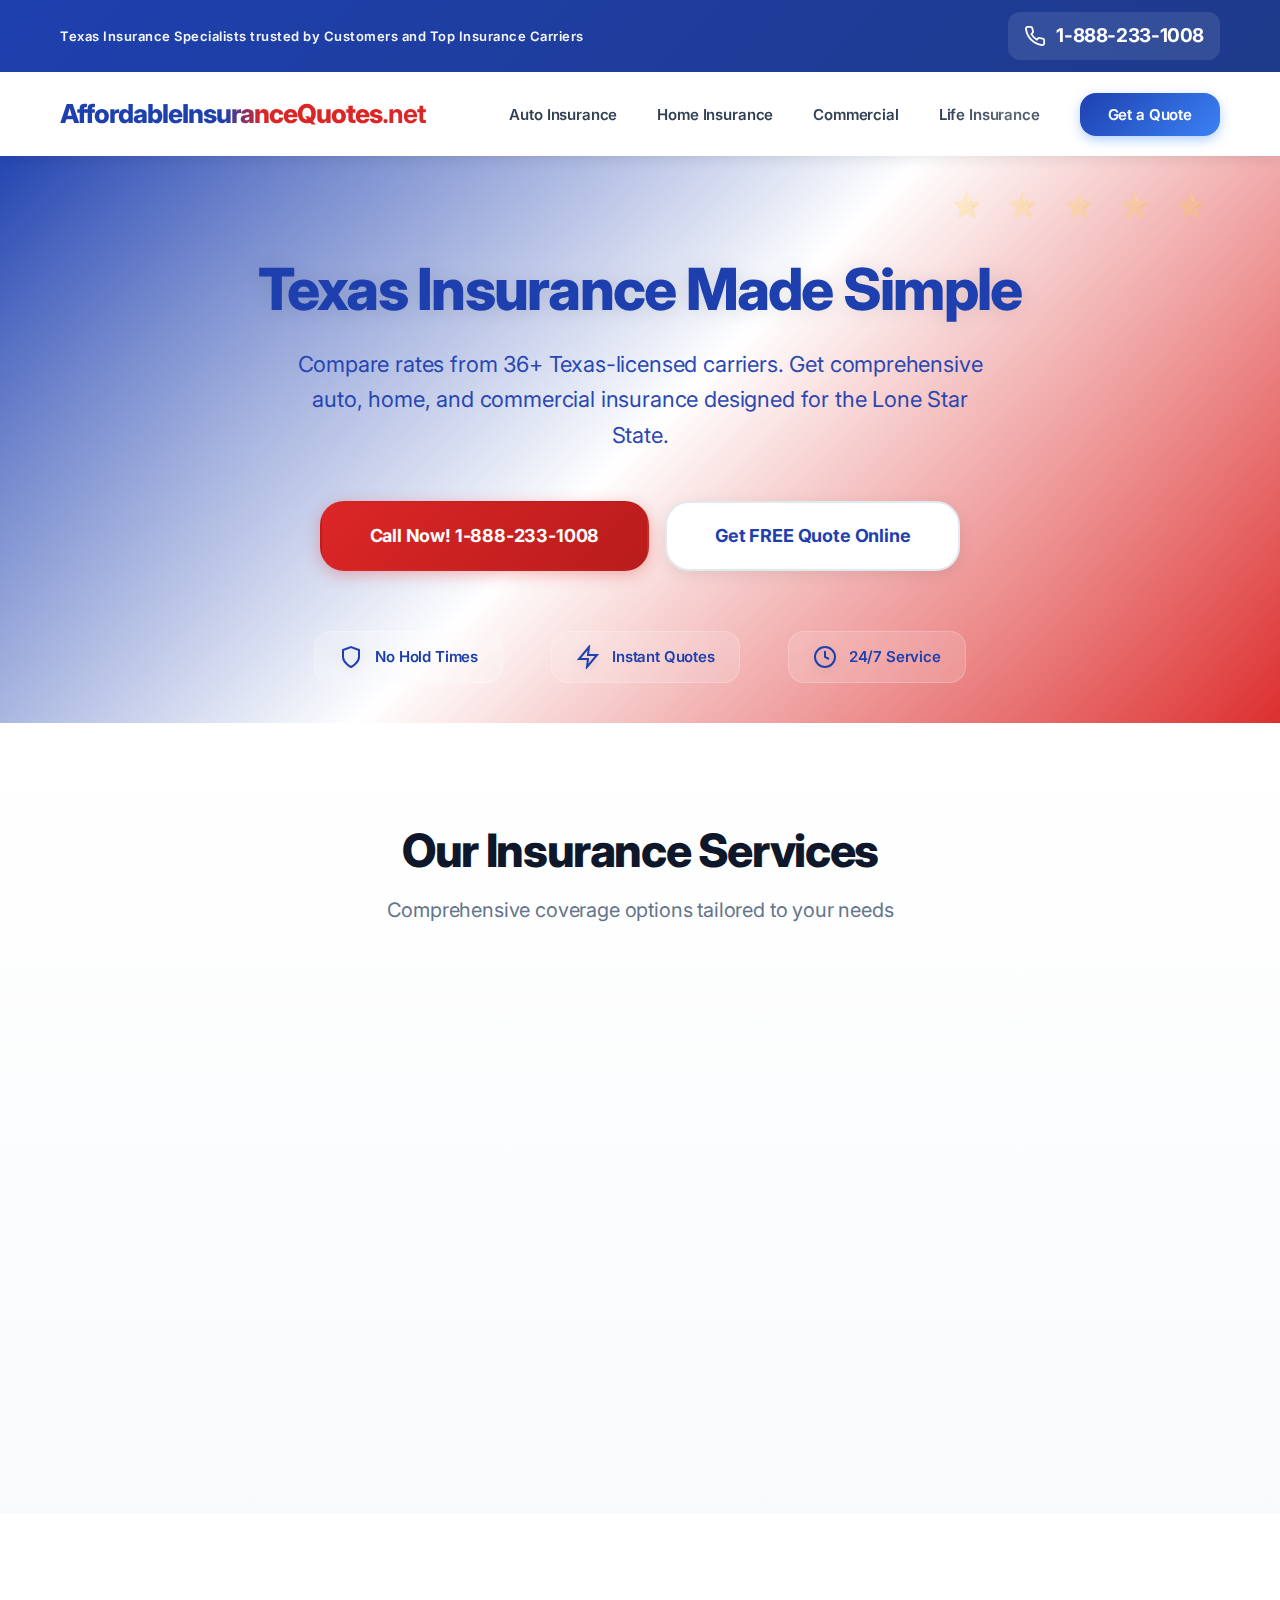
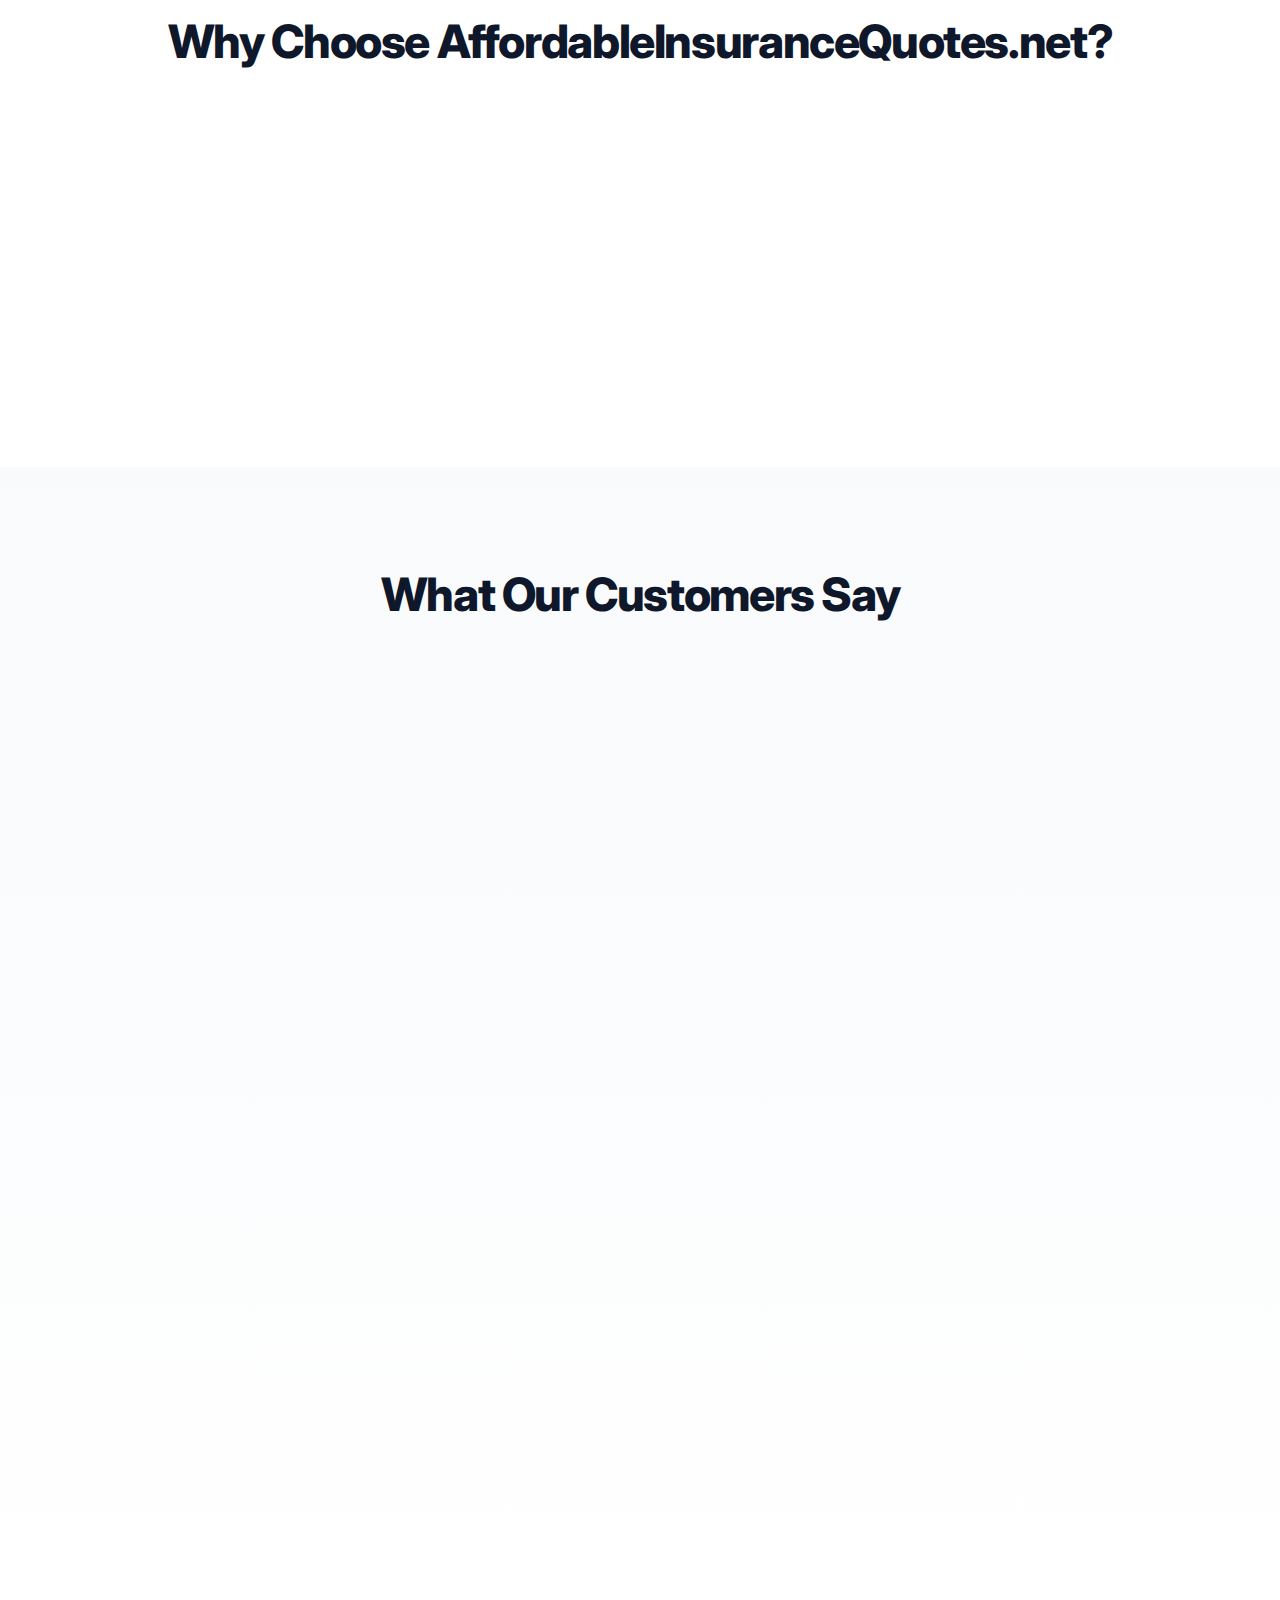
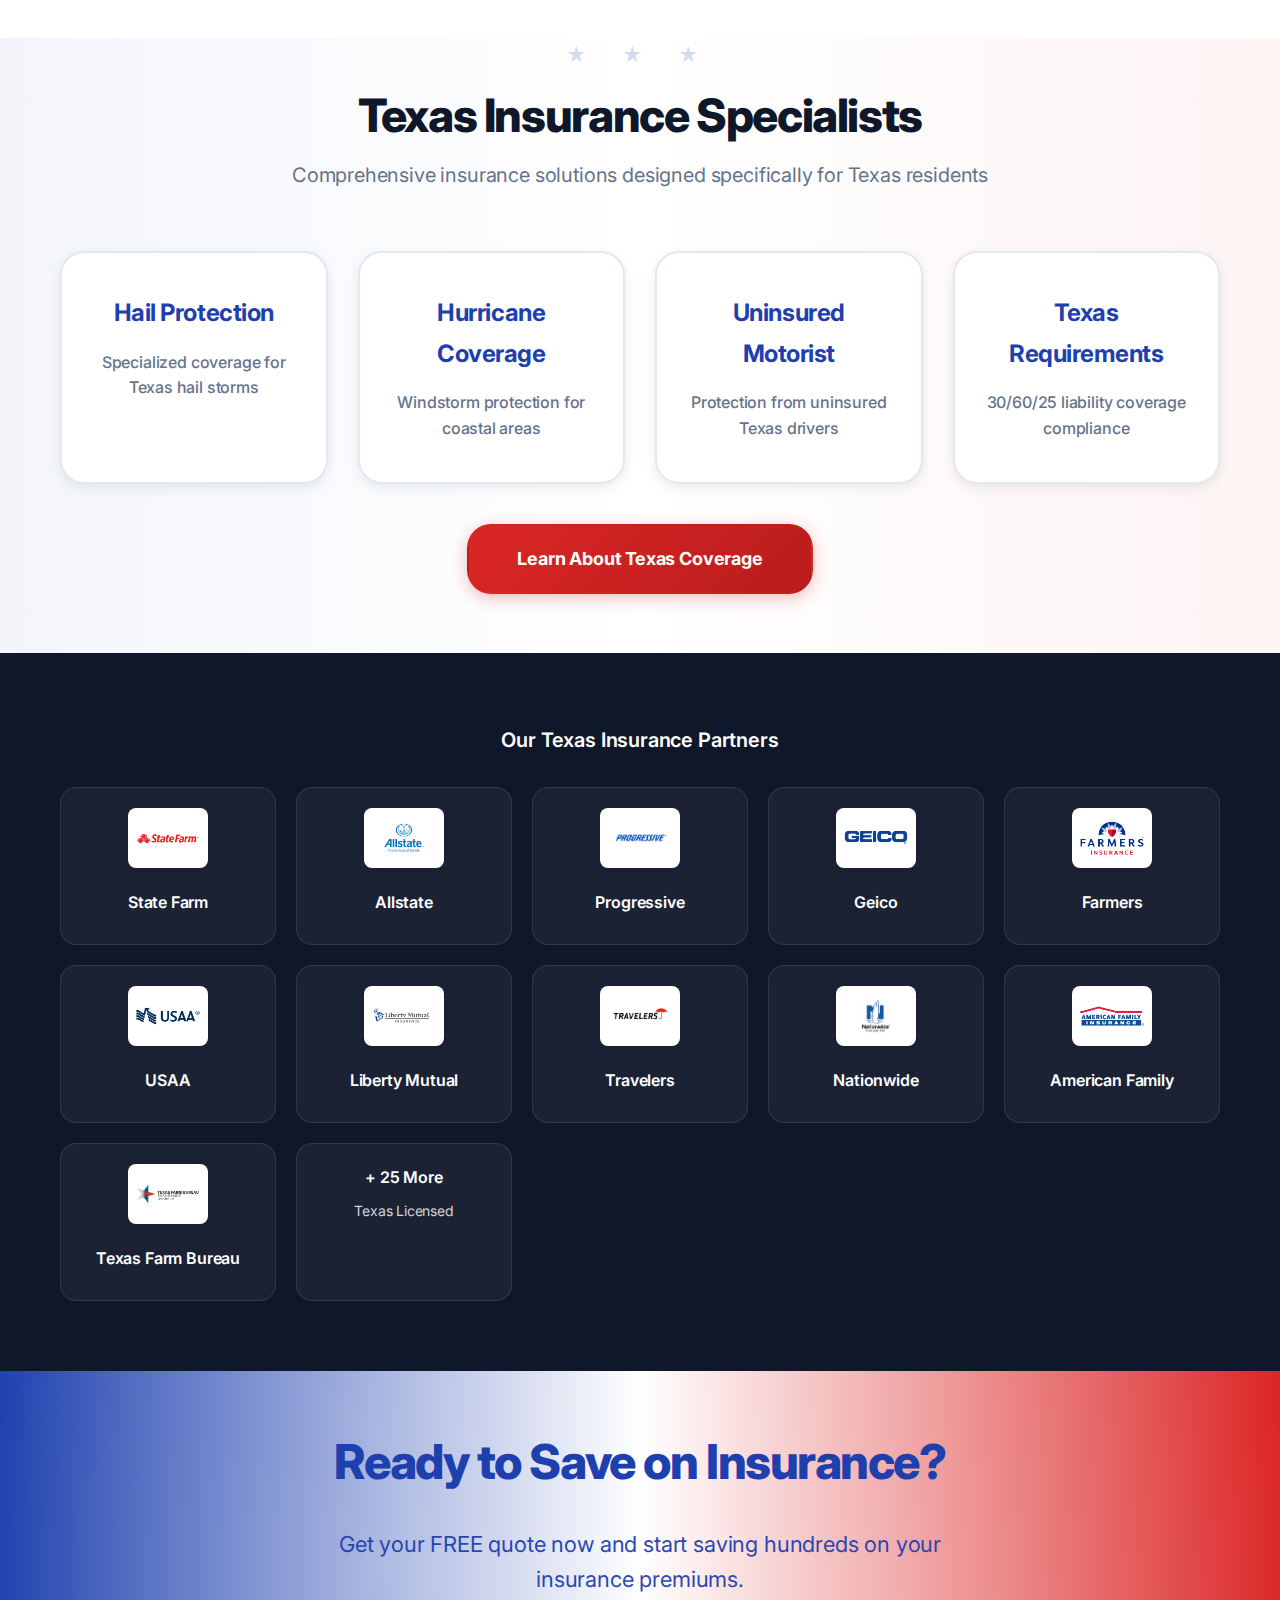
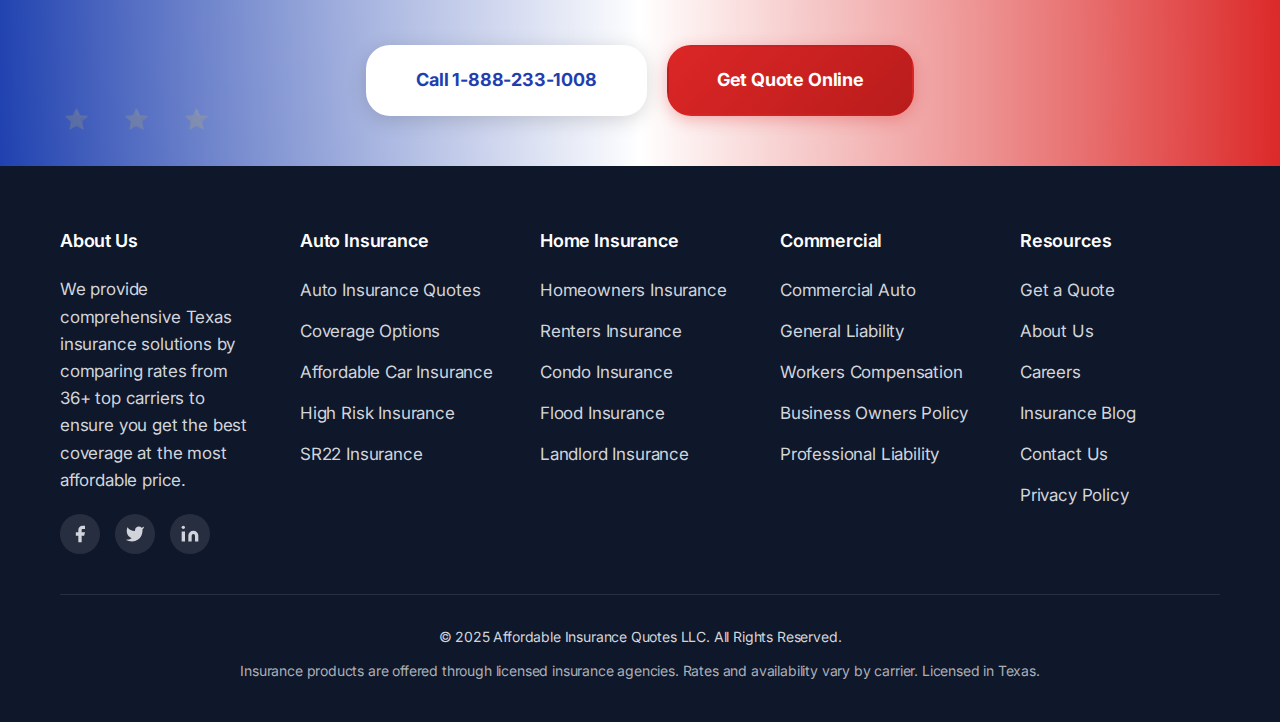
<file: index.html>
<!DOCTYPE html>
<html lang="en">
<head>
    <!-- Google tag (gtag.js) -->
    <script async src="https://www.googletagmanager.com/gtag/js?id=G-XC4GF1Q4NN"></script>

    <script>
      window.dataLayer = window.dataLayer || [];
      function gtag(){dataLayer.push(arguments);}
      gtag('js', new Date());

      // 1. Google Analytics 4 (GA4) Base Tracking
      gtag('config', 'G-XC4GF1Q4NN');

      // 2. Google Ads Base Tracking (for remarketing)
      gtag('config', 'AW-17706338773');
    </script>
    <script>
    function gtag_report_conversion(url) {
      var callback = function () {
        if (typeof(url) != 'undefined') {
          window.location = url;
        }
      };
      gtag('event', 'conversion', {
          'send_to': 'AW-17706338773/6nNNCISNk70bENWThftB',
          'event_callback': callback
      });
      return false;
    }
    (function() {
      function bindTelConversionTracking() {
        document.addEventListener('click', function (e) {
          var anchor = e.target.closest && e.target.closest('a[href^="tel:"]');
          if (anchor) {
            var href = anchor.getAttribute('href');
            var result = gtag_report_conversion(href);
            if (result === false) {
              e.preventDefault();
            }
          }
        });
      }
      if (document.readyState === 'loading') {
        document.addEventListener('DOMContentLoaded', bindTelConversionTracking);
      } else {
        bindTelConversionTracking();
      }
    })();
    </script>
    <meta charset="UTF-8">
    <meta name="viewport" content="width=device-width, initial-scale=1.0">
    <meta name="description" content="Get affordable auto, home, and commercial insurance quotes online or by phone at 1-888-233-1008. Compare rates from 36+ top carriers. Fast, easy, no hold times.">
    <meta name="keywords" content="affordable insurance quotes, affordable car insurance, home insurance, auto insurance, commercial insurance, insurance quotes online">
    <meta name="author" content="Affordable Insurance Quotes LLC">
    <meta name="robots" content="index, follow">
    <meta property="og:title" content="Affordable Insurance Quotes - Auto, Home & Commercial Insurance">
    <meta property="og:description" content="Get instant insurance quotes from 36+ carriers. Save hundreds on auto, home, and commercial insurance. Call 1-888-233-1008 for a FREE quote!">
    <meta property="og:type" content="website">
    <meta property="og:url" content="https://www.affordableinsurancequotes.net">
    <meta property="og:image" content="https://www.affordableinsurancequotes.net/images/android-chrome-512x512.png">
    <title>Affordable Insurance Quotes - Auto, Home & Commercial Insurance | 1-888-233-1008</title>
    <link rel="canonical" href="https://www.affordableinsurancequotes.net">
    
    <!-- Favicon -->
    <link rel="apple-touch-icon" sizes="180x180" href="/images/apple-touch-icon.png">
    <link rel="icon" type="image/png" sizes="32x32" href="/images/favicon-32x32.png">
    <link rel="icon" type="image/png" sizes="16x16" href="/images/favicon-16x16.png">
    <link rel="manifest" href="/images/site.webmanifest">
    
    <link rel="stylesheet" href="css/styles.css">
    <link rel="preconnect" href="https://fonts.googleapis.com">
    <link rel="preconnect" href="https://fonts.gstatic.com" crossorigin>
    <link href="https://fonts.googleapis.com/css2?family=Inter:wght@300;400;500;600;700;800;900&display=swap" rel="stylesheet">
    <link rel="stylesheet" href="https://cdnjs.cloudflare.com/ajax/libs/font-awesome/6.5.1/css/all.min.css" integrity="sha512-DTOQO9RWCH3ppGqcWaEA1BIZOC6xxalwEsw9c2QQeAIftl+Vegovlnee1c9QX4TctnWMn13TZye+giMm8e2LwA==" crossorigin="anonymous" referrerpolicy="no-referrer" />
    
    <!-- Schema.org markup for Google -->
    <script type="application/ld+json">
    {
      "@context": "https://schema.org",
      "@type": "InsuranceAgency",
      "name": "Affordable Insurance Quotes LLC",
      "description": "Compare insurance quotes from 36+ top carriers for auto, home, and commercial insurance.",
      "url": "https://www.affordableinsurancequotes.net",
      "telephone": "+18882331008",
      "address": {
        "@type": "PostalAddress",
        "addressCountry": "US"
      },
      "sameAs": [
        "https://www.facebook.com/affordableinsurancequotes",
        "https://www.twitter.com/affordablequote"
      ],
      "priceRange": "$$",
      "areaServed": ["US"],
      "aggregateRating": {
        "@type": "AggregateRating",
        "ratingValue": "4.8",
        "reviewCount": "2847"
      }
    }
    </script>
</head>
<body>
    <!-- Header -->
    <header class="site-header">
        <div class="top-bar">
            <div class="container">
                <div class="top-bar-content">
                    <span class="tagline">Texas Insurance Specialists trusted by Customers and Top Insurance Carriers</span>
                    <a href="tel:18882331008" class="phone-link">
                        <svg class="phone-icon" viewBox="0 0 24 24" fill="none" stroke="currentColor" stroke-width="2">
                            <path d="M22 16.92v3a2 2 0 0 1-2.18 2 19.79 19.79 0 0 1-8.63-3.07 19.5 19.5 0 0 1-6-6 19.79 19.79 0 0 1-3.07-8.67A2 2 0 0 1 4.11 2h3a2 2 0 0 1 2 1.72 12.84 12.84 0 0 0 .7 2.81 2 2 0 0 1-.45 2.11L8.09 9.91a16 16 0 0 0 6 6l1.27-1.27a2 2 0 0 1 2.11-.45 12.84 12.84 0 0 0 2.81.7A2 2 0 0 1 22 16.92z"></path>
                        </svg>
                        <span class="phone-number">1-888-233-1008</span>
                    </a>
                </div>
            </div>
        </div>
        <nav class="main-nav">
            <div class="container">
                <div class="nav-content">
                    <a href="index.html" class="logo">
                        <h1>AffordableInsuranceQuotes<span>.net</span></h1>
                    </a>
                    <button class="mobile-menu-toggle" aria-label="Toggle menu">
                        <span></span>
                        <span></span>
                        <span></span>
                    </button>
                    <ul class="nav-menu">
                        <li><a href="auto-insurance.html">Auto Insurance</a></li>
                        <li><a href="home-insurance.html">Home Insurance</a></li>
                        <li><a href="commercial-insurance.html">Commercial</a></li>
                        <li><a href="life-insurance.html">Life Insurance</a></li>
                        <li><a href="get-quote.html#get-quote-form" class="btn-primary-nav">Get a Quote</a></li>
                    </ul>
                </div>
            </div>
        </nav>
    </header>

    <!-- Hero Section -->
    <section id="hero" class="hero">
        <div class="container">
            <div class="hero-content">
                <h2 class="hero-title">Texas Insurance Made Simple</h2>
                <p class="hero-subtitle">Compare rates from 36+ Texas-licensed carriers. Get comprehensive auto, home, and commercial insurance designed for the Lone Star State.</p>
                <div class="hero-cta">
                    <a href="tel:18882331008" class="btn btn-large btn-primary">Call Now! 1-888-233-1008</a>
                    <a href="get-quote.html#get-quote-form" class="btn btn-large btn-secondary">Get FREE Quote Online</a>
                </div>
                <div class="hero-features">
                    <div class="feature-item">
                        <svg class="feature-icon" viewBox="0 0 24 24" fill="none" stroke="currentColor" stroke-width="2">
                            <path d="M12 22s8-4 8-10V5l-8-3-8 3v7c0 6 8 10 8 10z"></path>
                        </svg>
                        <span>No Hold Times</span>
                    </div>
                    <div class="feature-item">
                        <svg class="feature-icon" viewBox="0 0 24 24" fill="none" stroke="currentColor" stroke-width="2">
                            <path d="M13 2L3 14h9l-1 8 10-12h-9l1-8z"></path>
                        </svg>
                        <span>Instant Quotes</span>
                    </div>
                    <div class="feature-item">
                        <svg class="feature-icon" viewBox="0 0 24 24" fill="none" stroke="currentColor" stroke-width="2">
                            <circle cx="12" cy="12" r="10"></circle>
                            <polyline points="12 6 12 12 16 14"></polyline>
                        </svg>
                        <span>24/7 Service</span>
                    </div>
                </div>
            </div>
        </div>
    </section>

    <!-- Services Section -->
    <section id="services" class="services">
        <div class="container">
            <h2 class="section-title">Our Insurance Services</h2>
            <p class="section-subtitle">Comprehensive coverage options tailored to your needs</p>
            <div class="services-grid">
                <div class="service-card">
                    <div class="service-icon">
                        <i class="fas fa-car"></i>
                    </div>
                    <h3>Auto Insurance</h3>
                    <p>Get comprehensive coverage for your vehicle with affordable rates from top carriers. Full coverage, liability, and more.</p>
                    <a href="auto-insurance.html" class="service-link">Learn More →</a>
                </div>
                <div class="service-card">
                    <div class="service-icon">
                        <i class="fas fa-home"></i>
                    </div>
                    <h3>Home Insurance</h3>
                    <p>Protect your most valuable investment with homeowners insurance that covers damage, theft, liability, and more.</p>
                    <a href="home-insurance.html" class="service-link">Learn More →</a>
                </div>
                <div class="service-card">
                    <div class="service-icon">
                        <i class="fas fa-building"></i>
                    </div>
                    <h3>Commercial Insurance</h3>
                    <p>Business insurance solutions including commercial auto, general liability, and workers compensation coverage.</p>
                    <a href="commercial-insurance.html" class="service-link">Learn More →</a>
                </div>
                <div class="service-card">
                    <div class="service-icon">
                        <i class="fas fa-heart"></i>
                    </div>
                    <h3>Life Insurance</h3>
                    <p>Secure your family's financial future with affordable life insurance policies customized to your needs.</p>
                    <a href="life-insurance.html" class="service-link">Learn More →</a>
                </div>
            </div>
        </div>
    </section>

    <!-- Why Choose Us Section -->
    <section id="why-choose" class="why-choose">
        <div class="container">
            <h2 class="section-title">Why Choose AffordableInsuranceQuotes.net?</h2>
            <div class="benefits-grid">
                <div class="benefit-item">
                    <div class="benefit-number">01</div>
                    <h3>No Hold Times, Ever</h3>
                    <p>Connect directly with a live agent instantly. No automated systems, no waiting on hold. Real people ready to help you now.</p>
                </div>
                <div class="benefit-item">
                    <div class="benefit-number">02</div>
                    <h3>Compare 36+ Carriers</h3>
                    <p>We work with all major insurance carriers to find you the best rates. One call compares multiple quotes instantly.</p>
                </div>
                <div class="benefit-item">
                    <div class="benefit-number">03</div>
                    <h3>Save Hundreds Annually</h3>
                    <p>Our customers save an average of $487 per year by switching. Bundle policies for even greater discounts.</p>
                </div>
                <div class="benefit-item">
                    <div class="benefit-number">04</div>
                    <h3>Expert Guidance</h3>
                    <p>Our licensed agents provide personalized advice to ensure you get the right coverage at the best price.</p>
                </div>
            </div>
        </div>
    </section>

    <!-- Testimonials Section -->
    <section id="testimonials" class="testimonials">
        <div class="container">
            <h2 class="section-title">What Our Customers Say</h2>
            <div class="testimonials-grid">
                <div class="testimonial-card">
                    <div class="rating">★★★★★</div>
                    <h4>Exceptional Customer Service</h4>
                    <p>I was directly connected to an Agent to answer all my questions immediately. In just one phone call, I was able to save $323 on my policy. Thank you for living up to your excellent customer service.</p>
                    <div class="testimonial-author"> Matt Tucker</div>
                </div>
                <div class="testimonial-card">
                    <div class="rating">★★★★★</div>
                    <h4>Easy and Super Fast</h4>
                    <p>I'm satisfied switching my insurance with more coverage at a lower rate after an accident. Agent helped me get what I was looking for over the phone. She handled everything for me.</p>
                    <div class="testimonial-author"> Sarah Evans</div>
                </div>
                <div class="testimonial-card">
                    <div class="rating">★★★★★</div>
                    <h4>No Automated Responses</h4>
                    <p>No hold times or automated responses. I got the protection for my home, car, and business in just one phone call. It's a relief not having to wait a long time to get connected to a real agent.</p>
                    <div class="testimonial-author"> Jennifer Taylor</div>
                </div>
                <div class="testimonial-card">
                    <div class="rating">★★★★★</div>
                    <h4>Affordable High Risk Coverage</h4>
                    <p>Following several accidents, it was difficult to find affordable insurance. My agent provided me with a better rate and coverage. The process allows access to 36+ carriers within minutes.</p>
                    <div class="testimonial-author"> Stacy Williams</div>
                </div>
                <div class="testimonial-card">
                    <div class="rating">★★★★★</div>
                    <h4>Live Agent Convenience</h4>
                    <p>I didn't have a good experience using apps and online tools. Instead, I called AffordableInsuranceQuotes, got connected to a real Agent, and got everything done for me. Absolutely the best!</p>
                    <div class="testimonial-author"> Cindy Rodriguez</div>
                </div>
                <div class="testimonial-card">
                    <div class="rating">★★★★★</div>
                    <h4>Unbeatable Savings</h4>
                    <p>My insurance increased by $458 without any claims. AffordableInsuranceQuotes was able to find me the same coverage at a lower premium with a carrier that provides way better service.</p>
                    <div class="testimonial-author"> Greg Powell</div>
                </div>
            </div>
        </div>
    </section>

    <!-- States Section -->
    <section id="texas-specialists" class="texas-specialists">
        <div class="container">
            <h2 class="section-title">Texas Insurance Specialists</h2>
            <p class="section-subtitle">Comprehensive insurance solutions designed specifically for Texas residents</p>
            <div class="texas-features">
                <div class="feature-card">
                    <h3>Hail Protection</h3>
                    <p>Specialized coverage for Texas hail storms</p>
                </div>
                <div class="feature-card">
                    <h3>Hurricane Coverage</h3>
                    <p>Windstorm protection for coastal areas</p>
                </div>
                <div class="feature-card">
                    <h3>Uninsured Motorist</h3>
                    <p>Protection from uninsured Texas drivers</p>
                </div>
                <div class="feature-card">
                    <h3>Texas Requirements</h3>
                    <p>30/60/25 liability coverage compliance</p>
                </div>
            </div>
            <div class="texas-cta">
                <a href="texas-insurance.html" class="btn btn-primary btn-large">Learn About Texas Coverage</a>
            </div>
        </div>
    </section>

    <!-- Carrier Partners (Standalone) -->
    <section id="partners" class="partners-section">
        <div class="container">
            <div class="carrier-partners">
                <h4>Our Texas Insurance Partners</h4>
                <div class="carrier-logos">
                    <div class="carrier-item">
                        <img src="images/State-Farm-Logo.jpg" alt="State Farm Insurance" class="carrier-logo">
                        <span class="carrier-name">State Farm</span>
                    </div>
                    <div class="carrier-item">
                        <img src="images/allstate-insurance-logo-png_seeklogo-200697.png" alt="Allstate Insurance" class="carrier-logo">
                        <span class="carrier-name">Allstate</span>
                    </div>
                    <div class="carrier-item">
                        <img src="images/Progressive_Logo.jpg" alt="Progressive Insurance" class="carrier-logo">
                        <span class="carrier-name">Progressive</span>
                    </div>
                    <div class="carrier-item">
                        <img src="images/geico.png" alt="Geico Insurance" class="carrier-logo">
                        <span class="carrier-name">Geico</span>
                    </div>
                    <div class="carrier-item">
                        <img src="images/Farmers-Insurance-Logo.png" alt="Farmers Insurance" class="carrier-logo">
                        <span class="carrier-name">Farmers</span>
                    </div>
                    <div class="carrier-item">
                        <img src="images/USAA-Emblem.png" alt="USAA Insurance" class="carrier-logo">
                        <span class="carrier-name">USAA</span>
                    </div>
                    <div class="carrier-item">
                        <img src="images/Liberty-Mutual-Logo.png" alt="Liberty Mutual Insurance" class="carrier-logo">
                        <span class="carrier-name">Liberty Mutual</span>
                    </div>
                    <div class="carrier-item">
                        <img src="images/travelers-preview.jpg" alt="Travelers Insurance" class="carrier-logo">
                        <span class="carrier-name">Travelers</span>
                    </div>
                    <div class="carrier-item">
                        <img src="images/Nationwide-Eagle-Logo.png" alt="Nationwide Insurance" class="carrier-logo">
                        <span class="carrier-name">Nationwide</span>
                    </div>
                    <div class="carrier-item">
                        <img src="images/American-Family-Insurance-logo.png" alt="American Family Insurance" class="carrier-logo">
                        <span class="carrier-name">American Family</span>
                    </div>
                    <div class="carrier-item">
                        <img src="images/texas-farm-bureau-insurance-vector-logo.png" alt="Texas Farm Bureau Insurance" class="carrier-logo">
                        <span class="carrier-name">Texas Farm Bureau</span>
                    </div>
                    <div class="carrier-item">
                        <span class="carrier-name">+ 25 More</span>
                        <span class="carrier-type">Texas Licensed</span>
                    </div>
                </div>
            </div>
        </div>
    </section>

    <!-- CTA Section -->
    <section id="index-cta" class="cta-section">
        <div class="container">
            <h2>Ready to Save on Insurance?</h2>
            <p>Get your FREE quote now and start saving hundreds on your insurance premiums.</p>
            <div class="cta-buttons">
                <a href="tel:18882331008" class="btn btn-large btn-light">Call 1-888-233-1008</a>
                <a href="get-quote.html#get-quote-form" class="btn btn-large btn-primary">Get Quote Online</a>
            </div>
        </div>
    </section>

    <!-- Footer -->
    <footer class="site-footer">
        <div class="container">
            <div class="footer-grid">
                <div class="footer-column">
                    <h4>About Us</h4>
                    <p>We provide comprehensive Texas insurance solutions by comparing rates from 36+ top carriers to ensure you get the best coverage at the most affordable price.</p>
                    <div class="social-links">
                        <a href="#" aria-label="Facebook"><svg viewBox="0 0 24 24" fill="currentColor"><path d="M18 2h-3a5 5 0 0 0-5 5v3H7v4h3v8h4v-8h3l1-4h-4V7a1 1 0 0 1 1-1h3z"></path></svg></a>
                        <a href="#" aria-label="Twitter"><svg viewBox="0 0 24 24" fill="currentColor"><path d="M23 3a10.9 10.9 0 0 1-3.14 1.53 4.48 4.48 0 0 0-7.86 3v1A10.66 10.66 0 0 1 3 4s-4 9 5 13a11.64 11.64 0 0 1-7 2c9 5 20 0 20-11.5a4.5 4.5 0 0 0-.08-.83A7.72 7.72 0 0 0 23 3z"></path></svg></a>
                        <a href="#" aria-label="LinkedIn"><svg viewBox="0 0 24 24" fill="currentColor"><path d="M16 8a6 6 0 0 1 6 6v7h-4v-7a2 2 0 0 0-2-2 2 2 0 0 0-2 2v7h-4v-7a6 6 0 0 1 6-6z"></path><rect x="2" y="9" width="4" height="12"></rect><circle cx="4" cy="4" r="2"></circle></svg></a>
                    </div>
                </div>
                <div class="footer-column">
                    <h4>Auto Insurance</h4>
                    <ul>
                        <li><a href="auto-insurance.html#auto-insurance-quotes">Auto Insurance Quotes</a></li>
                        <li><a href="auto-insurance.html#auto-coverage-options">Coverage Options</a></li>
                        <li><a href="auto-insurance.html#auto-saving-tips">Affordable Car Insurance</a></li>
                        <li><a href="auto-insurance.html#auto-high-risk">High Risk Insurance</a></li>
                        <li><a href="auto-insurance.html#auto-sr22">SR22 Insurance</a></li>
                    </ul>
                </div>
                <div class="footer-column">
                    <h4>Home Insurance</h4>
                    <ul>
                        <li><a href="home-insurance.html#home-insurance-quotes">Homeowners Insurance</a></li>
                        <li><a href="home-insurance.html#home-renters">Renters Insurance</a></li>
                        <li><a href="home-insurance.html#home-condo">Condo Insurance</a></li>
                        <li><a href="home-insurance.html#home-flood">Flood Insurance</a></li>
                        <li><a href="home-insurance.html#home-landlord">Landlord Insurance</a></li>
                    </ul>
                </div>
                <div class="footer-column">
                    <h4>Commercial</h4>
                    <ul>
                        <li><a href="commercial-insurance.html#commercial-auto">Commercial Auto</a></li>
                        <li><a href="commercial-insurance.html#commercial-general-liability">General Liability</a></li>
                        <li><a href="commercial-insurance.html#commercial-workers-comp">Workers Compensation</a></li>
                        <li><a href="commercial-insurance.html#commercial-bop">Business Owners Policy</a></li>
                        <li><a href="commercial-insurance.html#commercial-professional-liability">Professional Liability</a></li>
                    </ul>
                </div>
                <div class="footer-column">
                    <h4>Resources</h4>
                    <ul>
                        <li><a href="get-quote.html#get-quote-form">Get a Quote</a></li>
                        <li><a href="about.html#about-overview">About Us</a></li>
                        <li><a href="careers.html#careers-overview">Careers</a></li>
                        <li><a href="index.html#hero">Insurance Blog</a></li>
                        <li><a href="contact.html#contact-overview">Contact Us</a></li>
                        <li><a href="privacy-policy.html#privacy-overview">Privacy Policy</a></li>
                    </ul>
                </div>
            </div>
            <div class="footer-bottom">
                <p>&copy; 2025 Affordable Insurance Quotes LLC. All Rights Reserved.</p>
                <p class="disclaimer">Insurance products are offered through licensed insurance agencies. Rates and availability vary by carrier. Licensed in Texas.</p>
            </div>
        </div>
    </footer>

    <script src="js/main.js"></script>
</body>
</html>
</file>
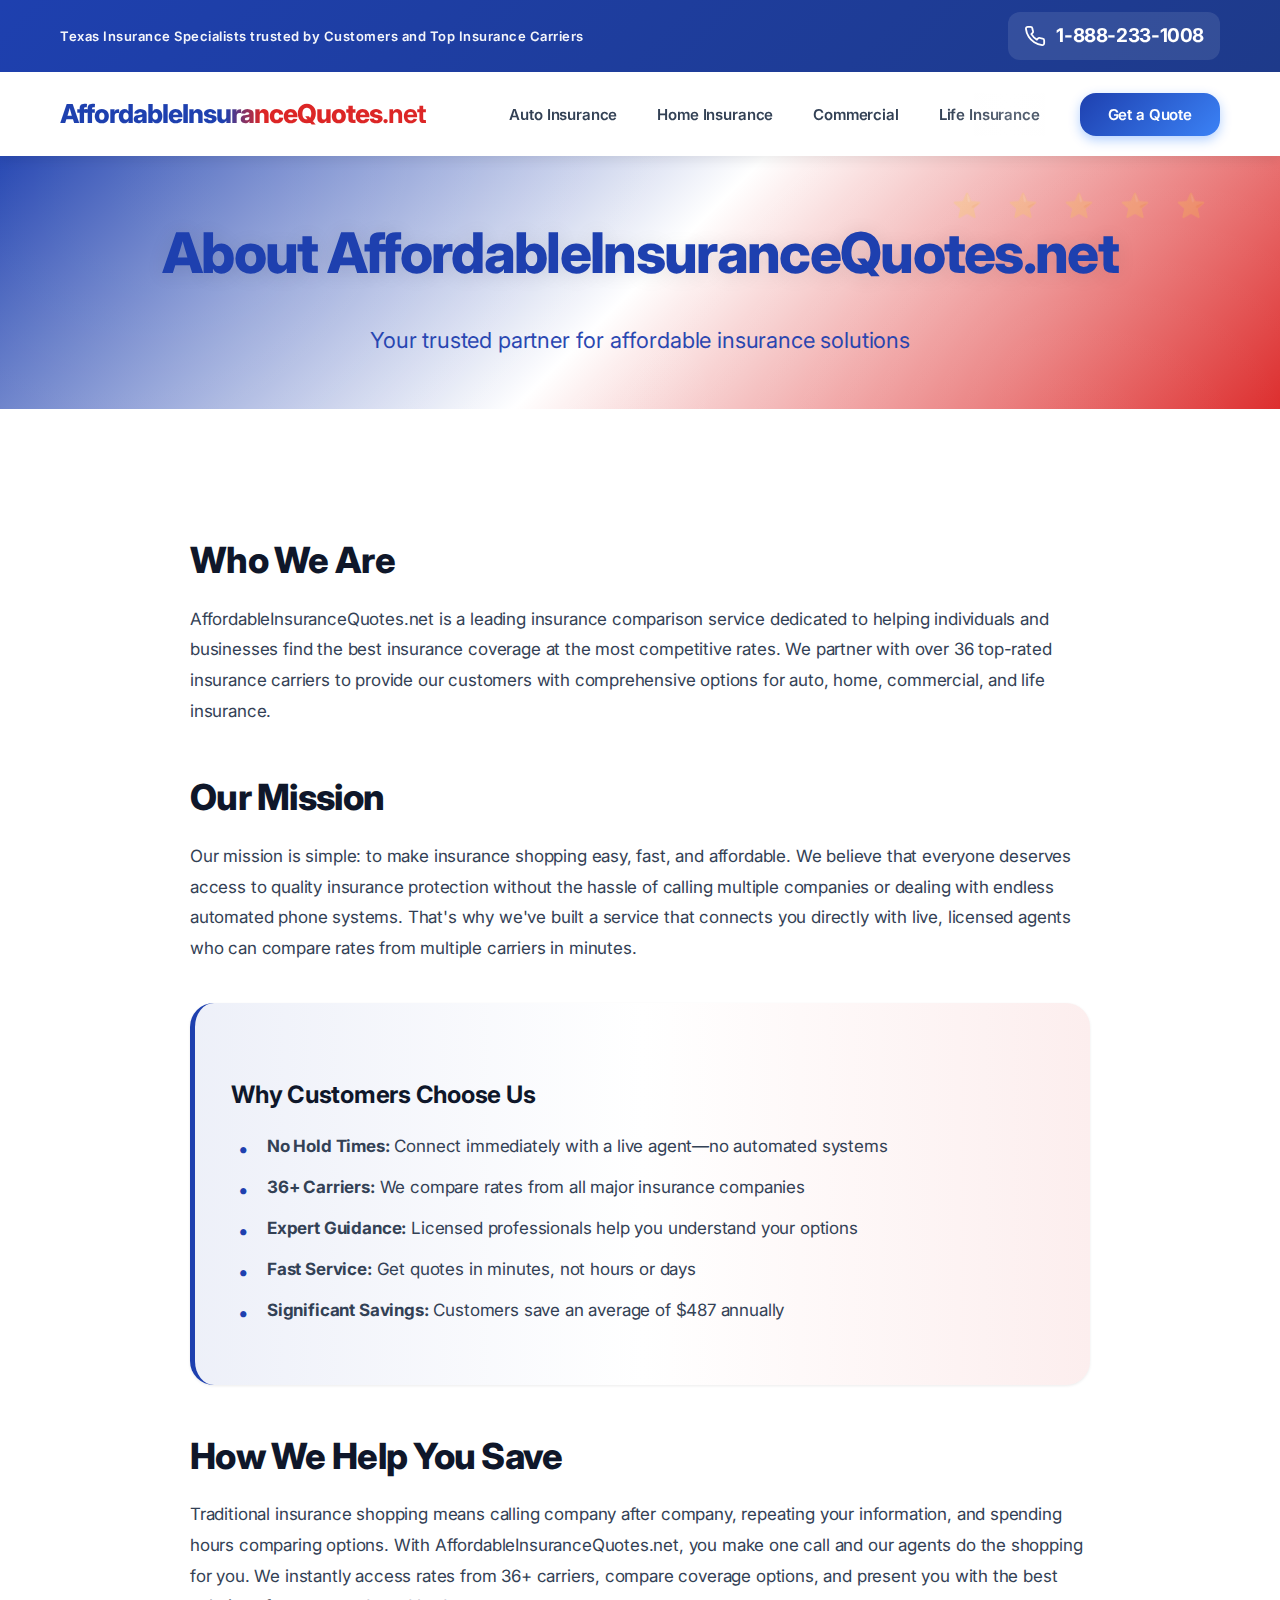
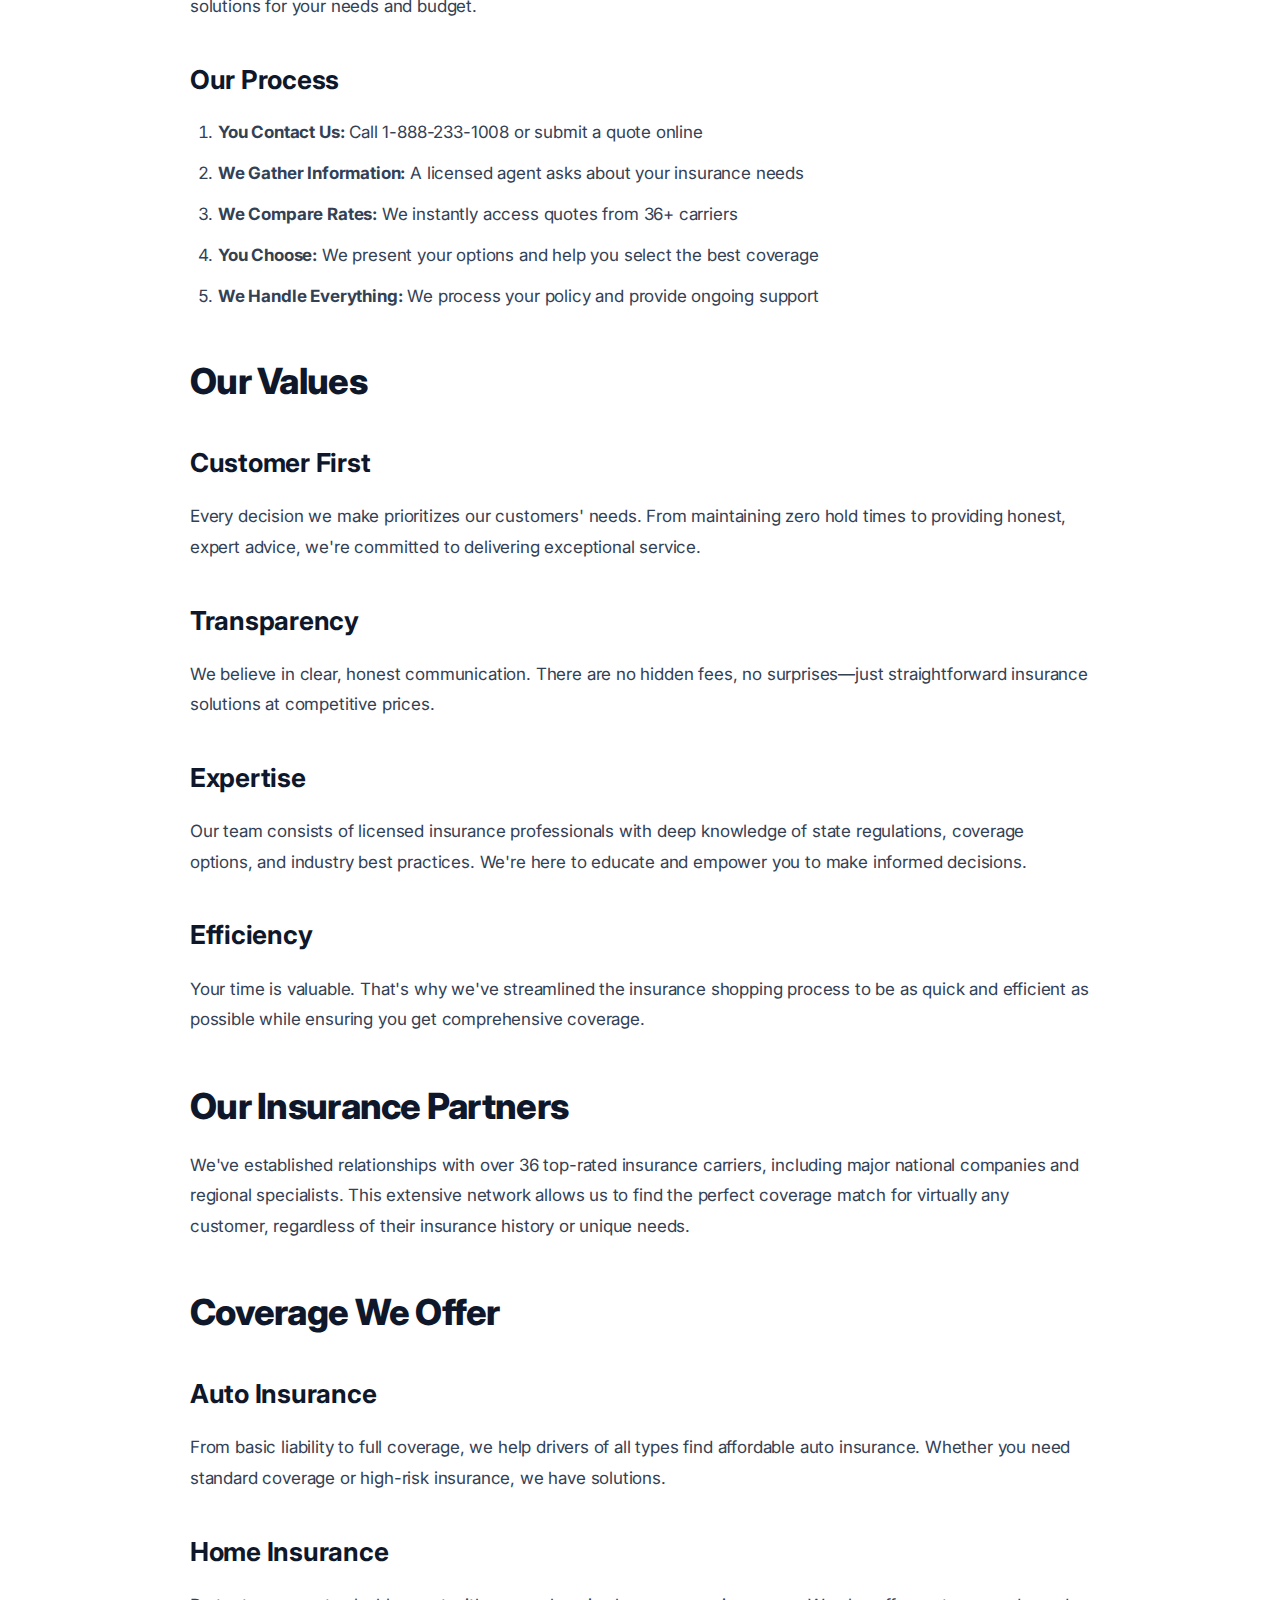
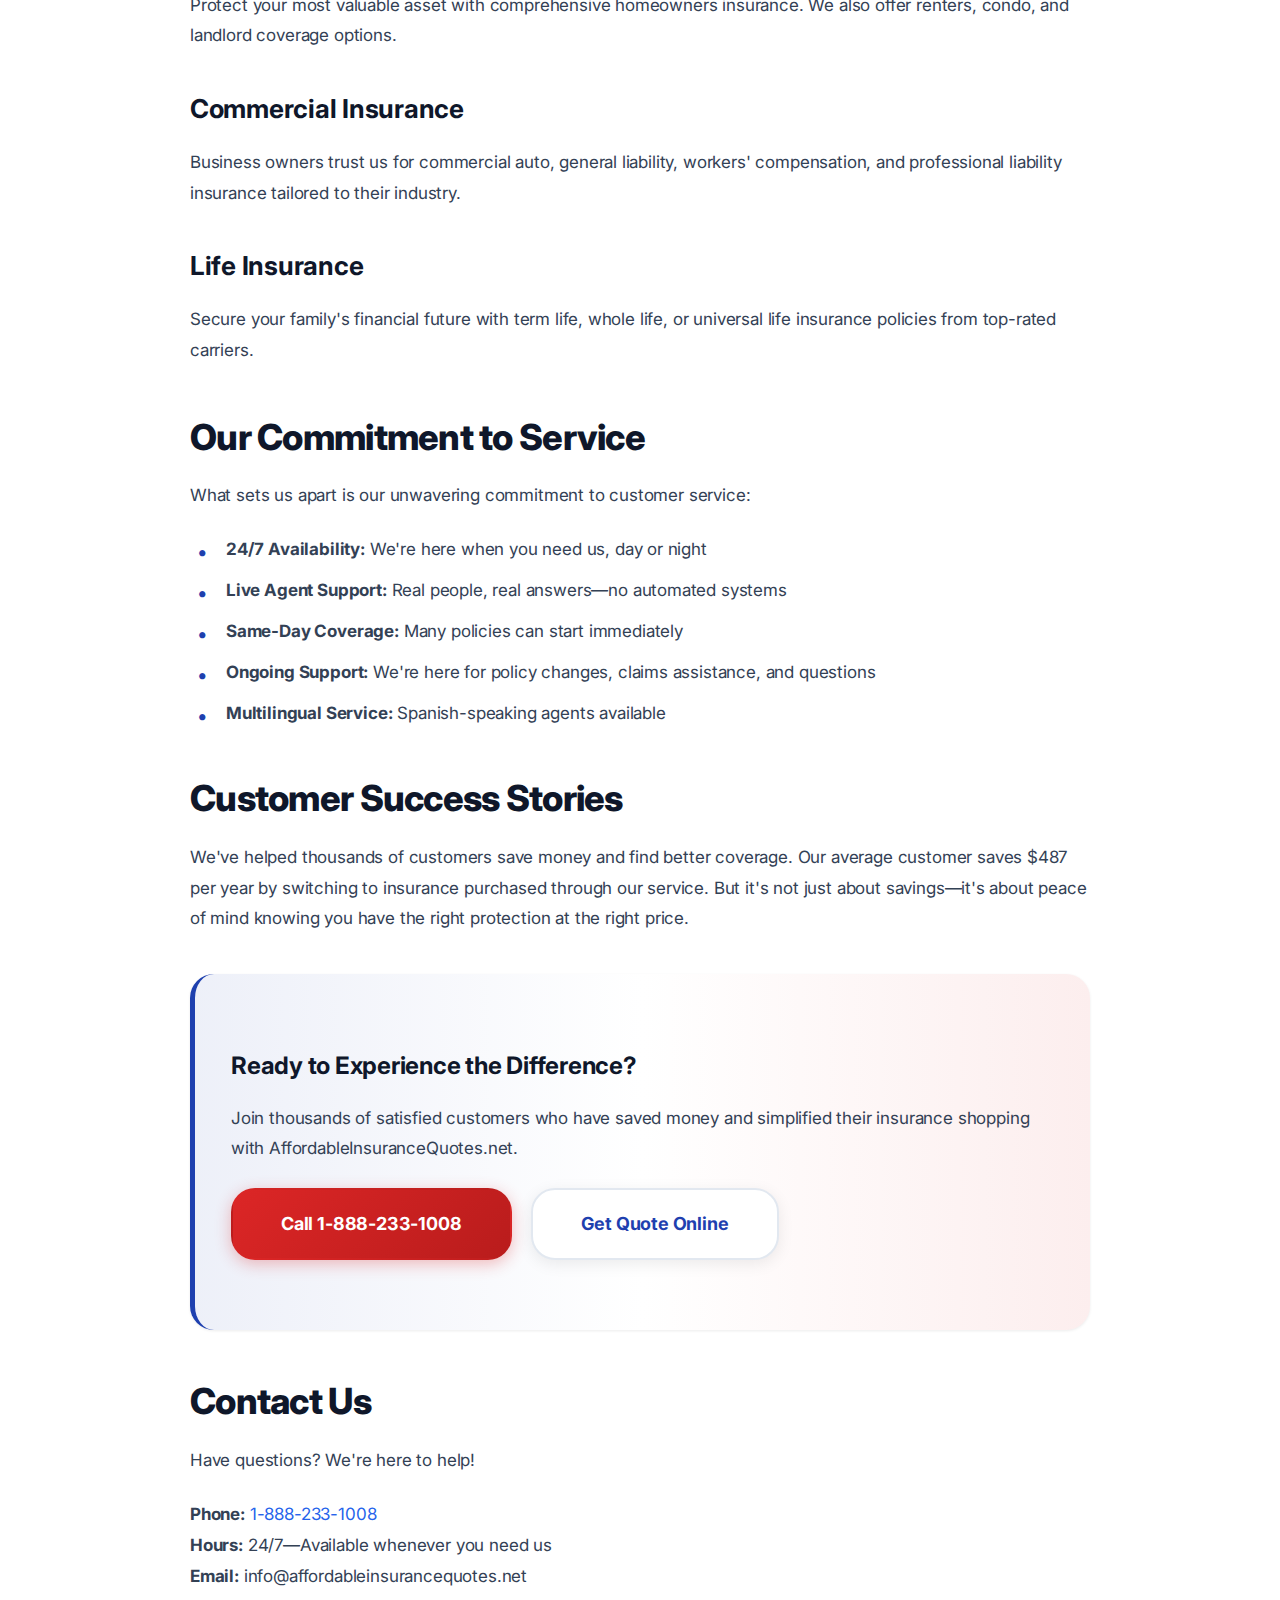
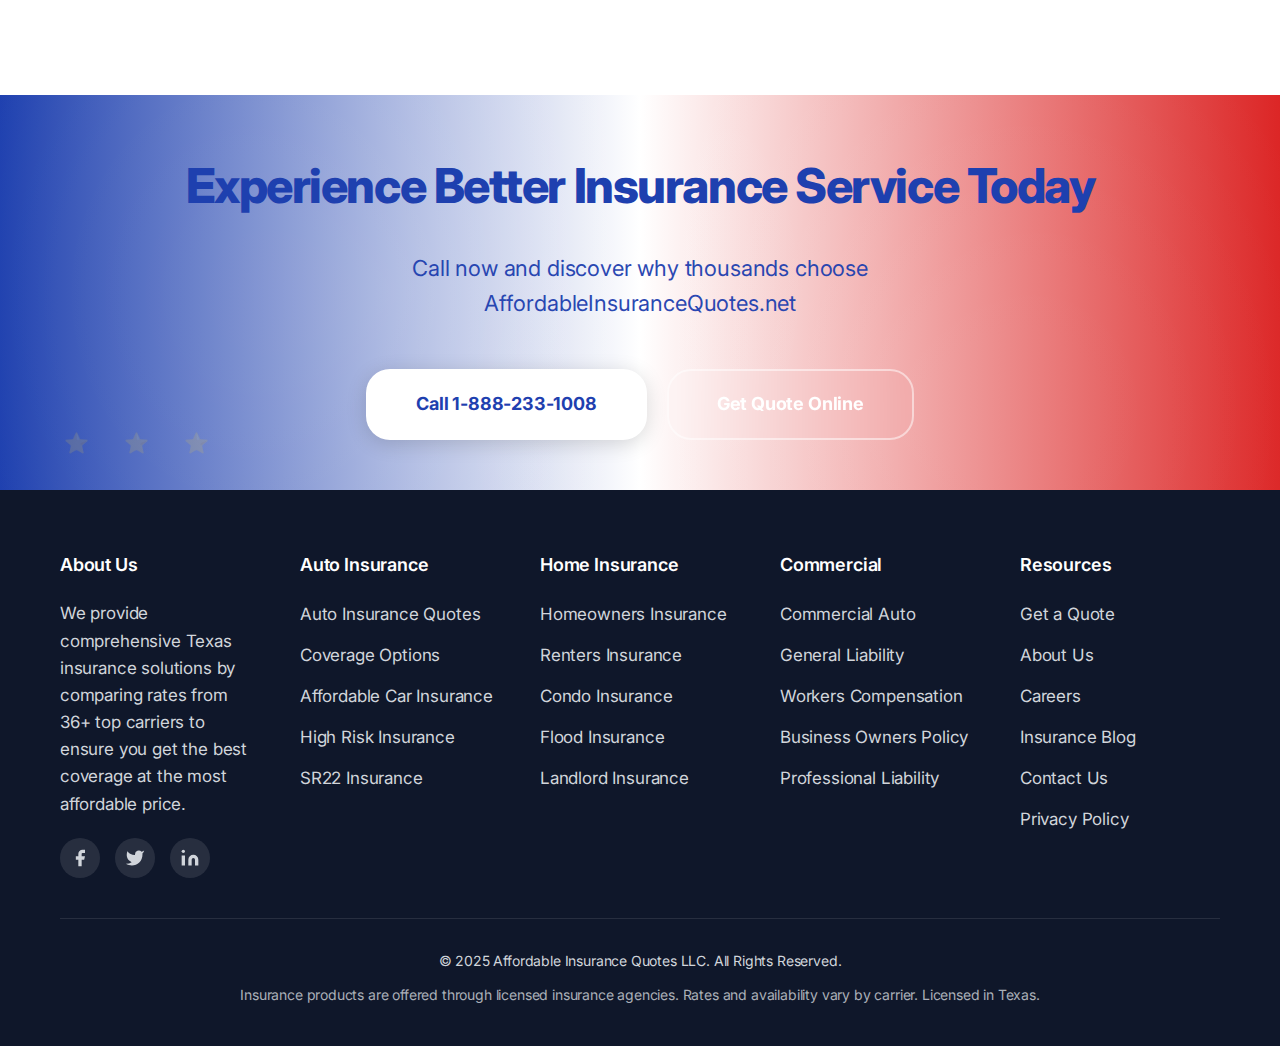
<file: about.html>
<!DOCTYPE html>
<html lang="en">
<head>
    <!-- Google tag (gtag.js) -->
    <script async src="https://www.googletagmanager.com/gtag/js?id=G-XC4GF1Q4NN"></script>

    <script>
      window.dataLayer = window.dataLayer || [];
      function gtag(){dataLayer.push(arguments);}
      gtag('js', new Date());

      // 1. Google Analytics 4 (GA4) Base Tracking
      gtag('config', 'G-XC4GF1Q4NN');

      // 2. Google Ads Base Tracking (for remarketing)
      gtag('config', 'AW-17706338773');
    </script>
    <script>
    function gtag_report_conversion(url) {
      var callback = function () {
        if (typeof(url) != 'undefined') {
          window.location = url;
        }
      };
      gtag('event', 'conversion', {
          'send_to': 'AW-17706338773/6nNNCISNk70bENWThftB',
          'event_callback': callback
      });
      return false;
    }
    (function() {
      function bindTelConversionTracking() {
        document.addEventListener('click', function (e) {
          var anchor = e.target.closest && e.target.closest('a[href^="tel:"]');
          if (anchor) {
            var href = anchor.getAttribute('href');
            var result = gtag_report_conversion(href);
            if (result === false) {
              e.preventDefault();
            }
          }
        });
      }
      if (document.readyState === 'loading') {
        document.addEventListener('DOMContentLoaded', bindTelConversionTracking);
      } else {
        bindTelConversionTracking();
      }
    })();
    </script>
    <meta charset="UTF-8">
    <meta name="viewport" content="width=device-width, initial-scale=1.0">
    <meta name="description" content="Learn about Affordable Insurance Quotes LLC. We help customers save hundreds on insurance by comparing rates from 36+ top carriers. No hold times, expert service.">
    <title>About Us | Affordable Insurance Quotes LLC</title>
    <link rel="canonical" href="https://www.affordableinsurancequotes.net/about.html">
    
    <!-- Favicon -->
    <link rel="apple-touch-icon" sizes="180x180" href="/images/apple-touch-icon.png">
    <link rel="icon" type="image/png" sizes="32x32" href="/images/favicon-32x32.png">
    <link rel="icon" type="image/png" sizes="16x16" href="/images/favicon-16x16.png">
    <link rel="manifest" href="/images/site.webmanifest">
    
    <link rel="stylesheet" href="css/styles.css">
    <link href="https://fonts.googleapis.com/css2?family=Inter:wght@300;400;500;600;700;800&display=swap" rel="stylesheet">
</head>
<body>
    <header class="site-header">
        <div class="top-bar">
            <div class="container">
                <div class="top-bar-content">
                    <span class="tagline">Texas Insurance Specialists trusted by Customers and Top Insurance Carriers</span>
                    <a href="tel:18882331008" class="phone-link">
                        <svg class="phone-icon" viewBox="0 0 24 24" fill="none" stroke="currentColor" stroke-width="2">
                            <path d="M22 16.92v3a2 2 0 0 1-2.18 2 19.79 19.79 0 0 1-8.63-3.07 19.5 19.5 0 0 1-6-6 19.79 19.79 0 0 1-3.07-8.67A2 2 0 0 1 4.11 2h3a2 2 0 0 1 2 1.72 12.84 12.84 0 0 0 .7 2.81 2 2 0 0 1-.45 2.11L8.09 9.91a16 16 0 0 0 6 6l1.27-1.27a2 2 0 0 1 2.11-.45 12.84 12.84 0 0 0 2.81.7A2 2 0 0 1 22 16.92z"></path>
                        </svg>
                        <span class="phone-number">1-888-233-1008</span>
                    </a>
                </div>
            </div>
        </div>
        <nav class="main-nav">
            <div class="container">
                <div class="nav-content">
                    <a href="index.html" class="logo">
                        <h1>AffordableInsuranceQuotes<span>.net</span></h1>
                    </a>
                    <button class="mobile-menu-toggle" aria-label="Toggle menu">
                        <span></span>
                        <span></span>
                        <span></span>
                    </button>
                    <ul class="nav-menu">
                        <li><a href="auto-insurance.html">Auto Insurance</a></li>
                        <li><a href="home-insurance.html">Home Insurance</a></li>
                        <li><a href="commercial-insurance.html">Commercial</a></li>
                        <li><a href="life-insurance.html">Life Insurance</a></li>
                        <li><a href="get-quote.html#get-quote-form" class="btn-primary-nav">Get a Quote</a></li>
                    </ul>
                </div>
            </div>
        </nav>
    </header>

    <div class="page-header">
        <div class="container">
            <h1>About AffordableInsuranceQuotes.net</h1>
            <p>Your trusted partner for affordable insurance solutions</p>
        </div>
    </div>

    <section id="about-overview" class="content-section">
        <div class="container">
            <div class="main-content" style="max-width: 900px; margin: 0 auto;">
                <h2 id="about-who-we-are">Who We Are</h2>
                <p>AffordableInsuranceQuotes.net is a leading insurance comparison service dedicated to helping individuals and businesses find the best insurance coverage at the most competitive rates. We partner with over 36 top-rated insurance carriers to provide our customers with comprehensive options for auto, home, commercial, and life insurance.</p>

                <h2 id="about-mission">Our Mission</h2>
                <p>Our mission is simple: to make insurance shopping easy, fast, and affordable. We believe that everyone deserves access to quality insurance protection without the hassle of calling multiple companies or dealing with endless automated phone systems. That's why we've built a service that connects you directly with live, licensed agents who can compare rates from multiple carriers in minutes.</p>

                <div class="highlight-box">
                    <h3>Why Customers Choose Us</h3>
                    <ul>
                        <li><strong>No Hold Times:</strong> Connect immediately with a live agent—no automated systems</li>
                        <li><strong>36+ Carriers:</strong> We compare rates from all major insurance companies</li>
                        <li><strong>Expert Guidance:</strong> Licensed professionals help you understand your options</li>
                        <li><strong>Fast Service:</strong> Get quotes in minutes, not hours or days</li>
                        <li><strong>Significant Savings:</strong> Customers save an average of $487 annually</li>
                    </ul>
                </div>

                <h2 id="about-how-we-help">How We Help You Save</h2>
                <p>Traditional insurance shopping means calling company after company, repeating your information, and spending hours comparing options. With AffordableInsuranceQuotes.net, you make one call and our agents do the shopping for you. We instantly access rates from 36+ carriers, compare coverage options, and present you with the best solutions for your needs and budget.</p>

                <h3 id="about-process">Our Process</h3>
                <ol>
                    <li><strong>You Contact Us:</strong> Call 1-888-233-1008 or submit a quote online</li>
                    <li><strong>We Gather Information:</strong> A licensed agent asks about your insurance needs</li>
                    <li><strong>We Compare Rates:</strong> We instantly access quotes from 36+ carriers</li>
                    <li><strong>You Choose:</strong> We present your options and help you select the best coverage</li>
                    <li><strong>We Handle Everything:</strong> We process your policy and provide ongoing support</li>
                </ol>

                <h2 id="about-values">Our Values</h2>
                <h3 id="about-customer-first">Customer First</h3>
                <p>Every decision we make prioritizes our customers' needs. From maintaining zero hold times to providing honest, expert advice, we're committed to delivering exceptional service.</p>

                <h3 id="about-transparency">Transparency</h3>
                <p>We believe in clear, honest communication. There are no hidden fees, no surprises—just straightforward insurance solutions at competitive prices.</p>

                <h3 id="about-expertise">Expertise</h3>
                <p>Our team consists of licensed insurance professionals with deep knowledge of state regulations, coverage options, and industry best practices. We're here to educate and empower you to make informed decisions.</p>

                <h3 id="about-efficiency">Efficiency</h3>
                <p>Your time is valuable. That's why we've streamlined the insurance shopping process to be as quick and efficient as possible while ensuring you get comprehensive coverage.</p>

                <h2 id="about-partners">Our Insurance Partners</h2>
                <p>We've established relationships with over 36 top-rated insurance carriers, including major national companies and regional specialists. This extensive network allows us to find the perfect coverage match for virtually any customer, regardless of their insurance history or unique needs.</p>

                <h2 id="about-coverage">Coverage We Offer</h2>
                <h3 id="about-auto">Auto Insurance</h3>
                <p>From basic liability to full coverage, we help drivers of all types find affordable auto insurance. Whether you need standard coverage or high-risk insurance, we have solutions.</p>

                <h3 id="about-home">Home Insurance</h3>
                <p>Protect your most valuable asset with comprehensive homeowners insurance. We also offer renters, condo, and landlord coverage options.</p>

                <h3 id="about-commercial">Commercial Insurance</h3>
                <p>Business owners trust us for commercial auto, general liability, workers' compensation, and professional liability insurance tailored to their industry.</p>

                <h3 id="about-life">Life Insurance</h3>
                <p>Secure your family's financial future with term life, whole life, or universal life insurance policies from top-rated carriers.</p>

                <h2 id="about-commitment">Our Commitment to Service</h2>
                <p>What sets us apart is our unwavering commitment to customer service:</p>
                <ul>
                    <li><strong>24/7 Availability:</strong> We're here when you need us, day or night</li>
                    <li><strong>Live Agent Support:</strong> Real people, real answers—no automated systems</li>
                    <li><strong>Same-Day Coverage:</strong> Many policies can start immediately</li>
                    <li><strong>Ongoing Support:</strong> We're here for policy changes, claims assistance, and questions</li>
                    <li><strong>Multilingual Service:</strong> Spanish-speaking agents available</li>
                </ul>

                <h2 id="about-success">Customer Success Stories</h2>
                <p>We've helped thousands of customers save money and find better coverage. Our average customer saves $487 per year by switching to insurance purchased through our service. But it's not just about savings—it's about peace of mind knowing you have the right protection at the right price.</p>

                <div class="highlight-box">
                    <h3>Ready to Experience the Difference?</h3>
                    <p>Join thousands of satisfied customers who have saved money and simplified their insurance shopping with AffordableInsuranceQuotes.net.</p>
                    <p style="margin-top: 20px;">
                        <a href="tel:18882331008" class="btn btn-primary btn-large">Call 1-888-233-1008</a>
                        <a href="get-quote.html#get-quote-form" class="btn btn-secondary btn-large" style="margin-left: 15px;">Get Quote Online</a>
                    </p>
                </div>

                <h2 id="about-contact">Contact Us</h2>
                <p>Have questions? We're here to help!</p>
                <p>
                    <strong>Phone:</strong> <a href="tel:18882331008" style="color: #2563eb;">1-888-233-1008</a><br>
                    <strong>Hours:</strong> 24/7—Available whenever you need us<br>
                    <strong>Email:</strong> info@affordableinsurancequotes.net
                </p>
            </div>
        </div>
    </section>

    <section id="about-cta" class="cta-section">
        <div class="container">
            <h2>Experience Better Insurance Service Today</h2>
            <p>Call now and discover why thousands choose AffordableInsuranceQuotes.net</p>
            <div class="cta-buttons">
                <a href="tel:18882331008" class="btn btn-large btn-light">Call 1-888-233-1008</a>
                <a href="get-quote.html#get-quote-form" class="btn btn-large btn-outline-light">Get Quote Online</a>
            </div>
        </div>
    </section>

    <footer class="site-footer">
        <div class="container">
            <div class="footer-grid">
                <div class="footer-column">
                    <h4>About Us</h4>
                    <p>We provide comprehensive Texas insurance solutions by comparing rates from 36+ top carriers to ensure you get the best coverage at the most affordable price.</p>
                    <div class="social-links">
                        <a href="#" aria-label="Facebook"><svg viewBox="0 0 24 24" fill="currentColor"><path d="M18 2h-3a5 5 0 0 0-5 5v3H7v4h3v8h4v-8h3l1-4h-4V7a1 1 0 0 1 1-1h3z"></path></svg></a>
                        <a href="#" aria-label="Twitter"><svg viewBox="0 0 24 24" fill="currentColor"><path d="M23 3a10.9 10.9 0 0 1-3.14 1.53 4.48 4.48 0 0 0-7.86 3v1A10.66 10.66 0 0 1 3 4s-4 9 5 13a11.64 11.64 0 0 1-7 2c9 5 20 0 20-11.5a4.5 4.5 0 0 0-.08-.83A7.72 7.72 0 0 0 23 3z"></path></svg></a>
                        <a href="#" aria-label="LinkedIn"><svg viewBox="0 0 24 24" fill="currentColor"><path d="M16 8a6 6 0 0 1 6 6v7h-4v-7a2 2 0 0 0-2-2 2 2 0 0 0-2 2v7h-4v-7a6 6 0 0 1 6-6z"></path><rect x="2" y="9" width="4" height="12"></rect><circle cx="4" cy="4" r="2"></circle></svg></a>
                    </div>
                </div>
                <div class="footer-column">
                    <h4>Auto Insurance</h4>
                    <ul>
                        <li><a href="auto-insurance.html#auto-insurance-quotes">Auto Insurance Quotes</a></li>
                        <li><a href="auto-insurance.html#auto-coverage-options">Coverage Options</a></li>
                        <li><a href="auto-insurance.html#auto-saving-tips">Affordable Car Insurance</a></li>
                        <li><a href="auto-insurance.html#auto-high-risk">High Risk Insurance</a></li>
                        <li><a href="auto-insurance.html#auto-sr22">SR22 Insurance</a></li>
                    </ul>
                </div>
                <div class="footer-column">
                    <h4>Home Insurance</h4>
                    <ul>
                        <li><a href="home-insurance.html#home-insurance-quotes">Homeowners Insurance</a></li>
                        <li><a href="home-insurance.html#home-renters">Renters Insurance</a></li>
                        <li><a href="home-insurance.html#home-condo">Condo Insurance</a></li>
                        <li><a href="home-insurance.html#home-flood">Flood Insurance</a></li>
                        <li><a href="home-insurance.html#home-landlord">Landlord Insurance</a></li>
                    </ul>
                </div>
                <div class="footer-column">
                    <h4>Commercial</h4>
                    <ul>
                        <li><a href="commercial-insurance.html#commercial-auto">Commercial Auto</a></li>
                        <li><a href="commercial-insurance.html#commercial-general-liability">General Liability</a></li>
                        <li><a href="commercial-insurance.html#commercial-workers-comp">Workers Compensation</a></li>
                        <li><a href="commercial-insurance.html#commercial-bop">Business Owners Policy</a></li>
                        <li><a href="commercial-insurance.html#commercial-professional-liability">Professional Liability</a></li>
                    </ul>
                </div>
                <div class="footer-column">
                    <h4>Resources</h4>
                    <ul>
                        <li><a href="get-quote.html#get-quote-form">Get a Quote</a></li>
                        <li><a href="about.html#about-overview">About Us</a></li>
                        <li><a href="careers.html#careers-overview">Careers</a></li>
                        <li><a href="index.html#hero">Insurance Blog</a></li>
                        <li><a href="contact.html#contact-overview">Contact Us</a></li>
                        <li><a href="privacy-policy.html#privacy-overview">Privacy Policy</a></li>
                    </ul>
                </div>
            </div>
            <div class="footer-bottom">
                <p>&copy; 2025 Affordable Insurance Quotes LLC. All Rights Reserved.</p>
                <p class="disclaimer">Insurance products are offered through licensed insurance agencies. Rates and availability vary by carrier. Licensed in Texas.</p>
            </div>
        </div>
    </footer>

    <script src="js/main.js"></script>
</body>
</html>
</file>
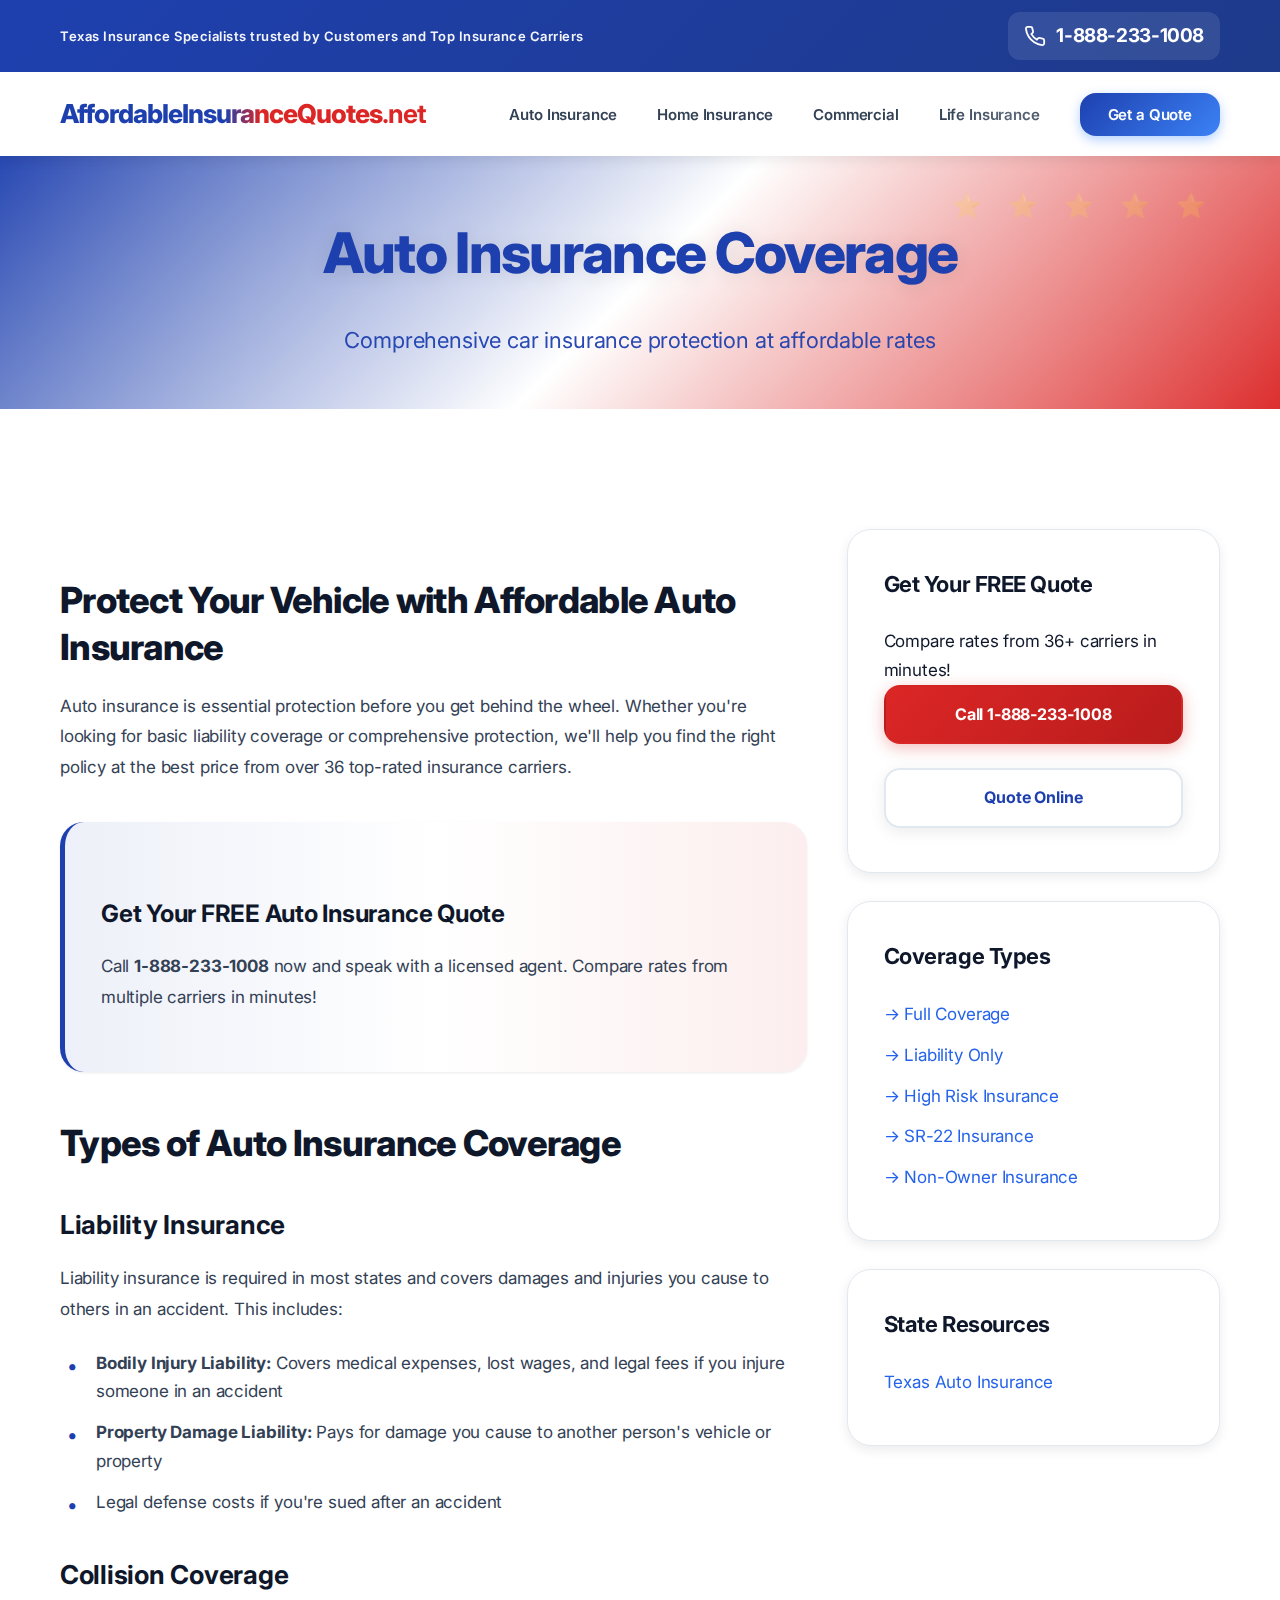
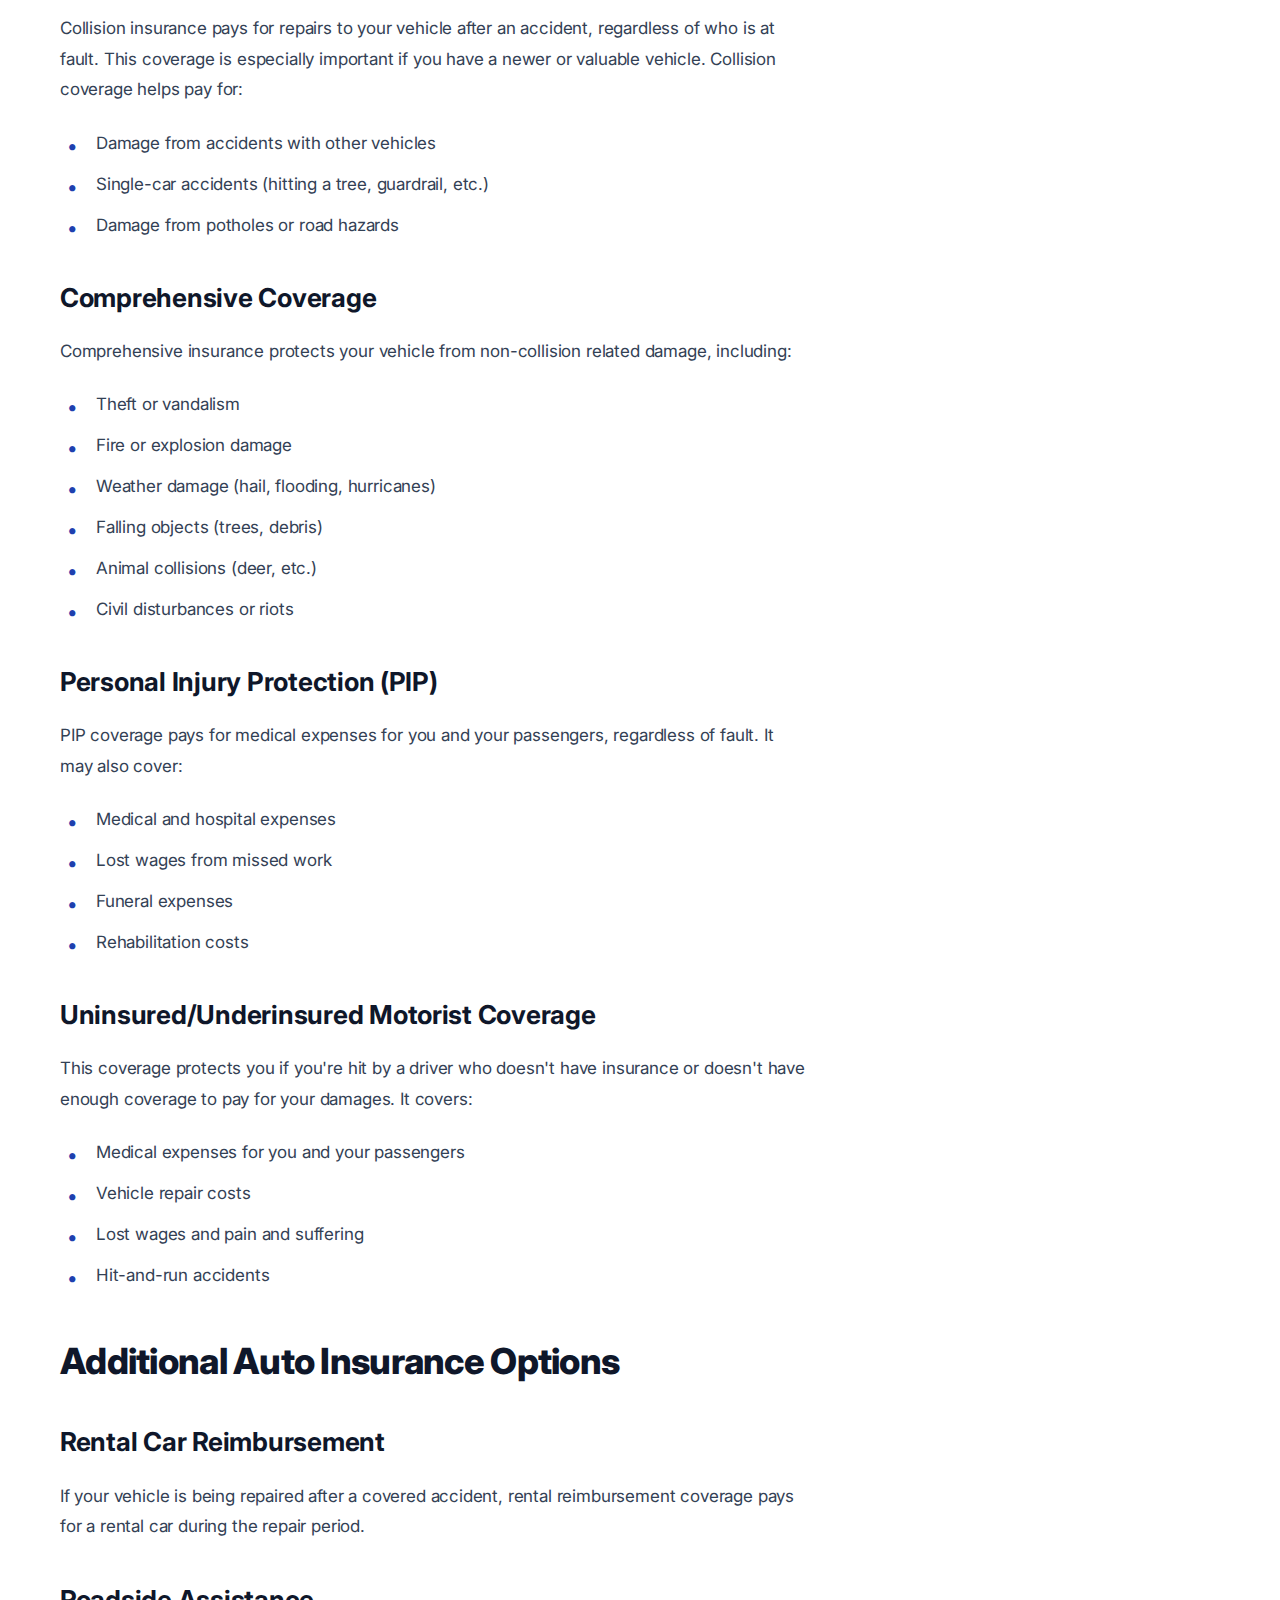
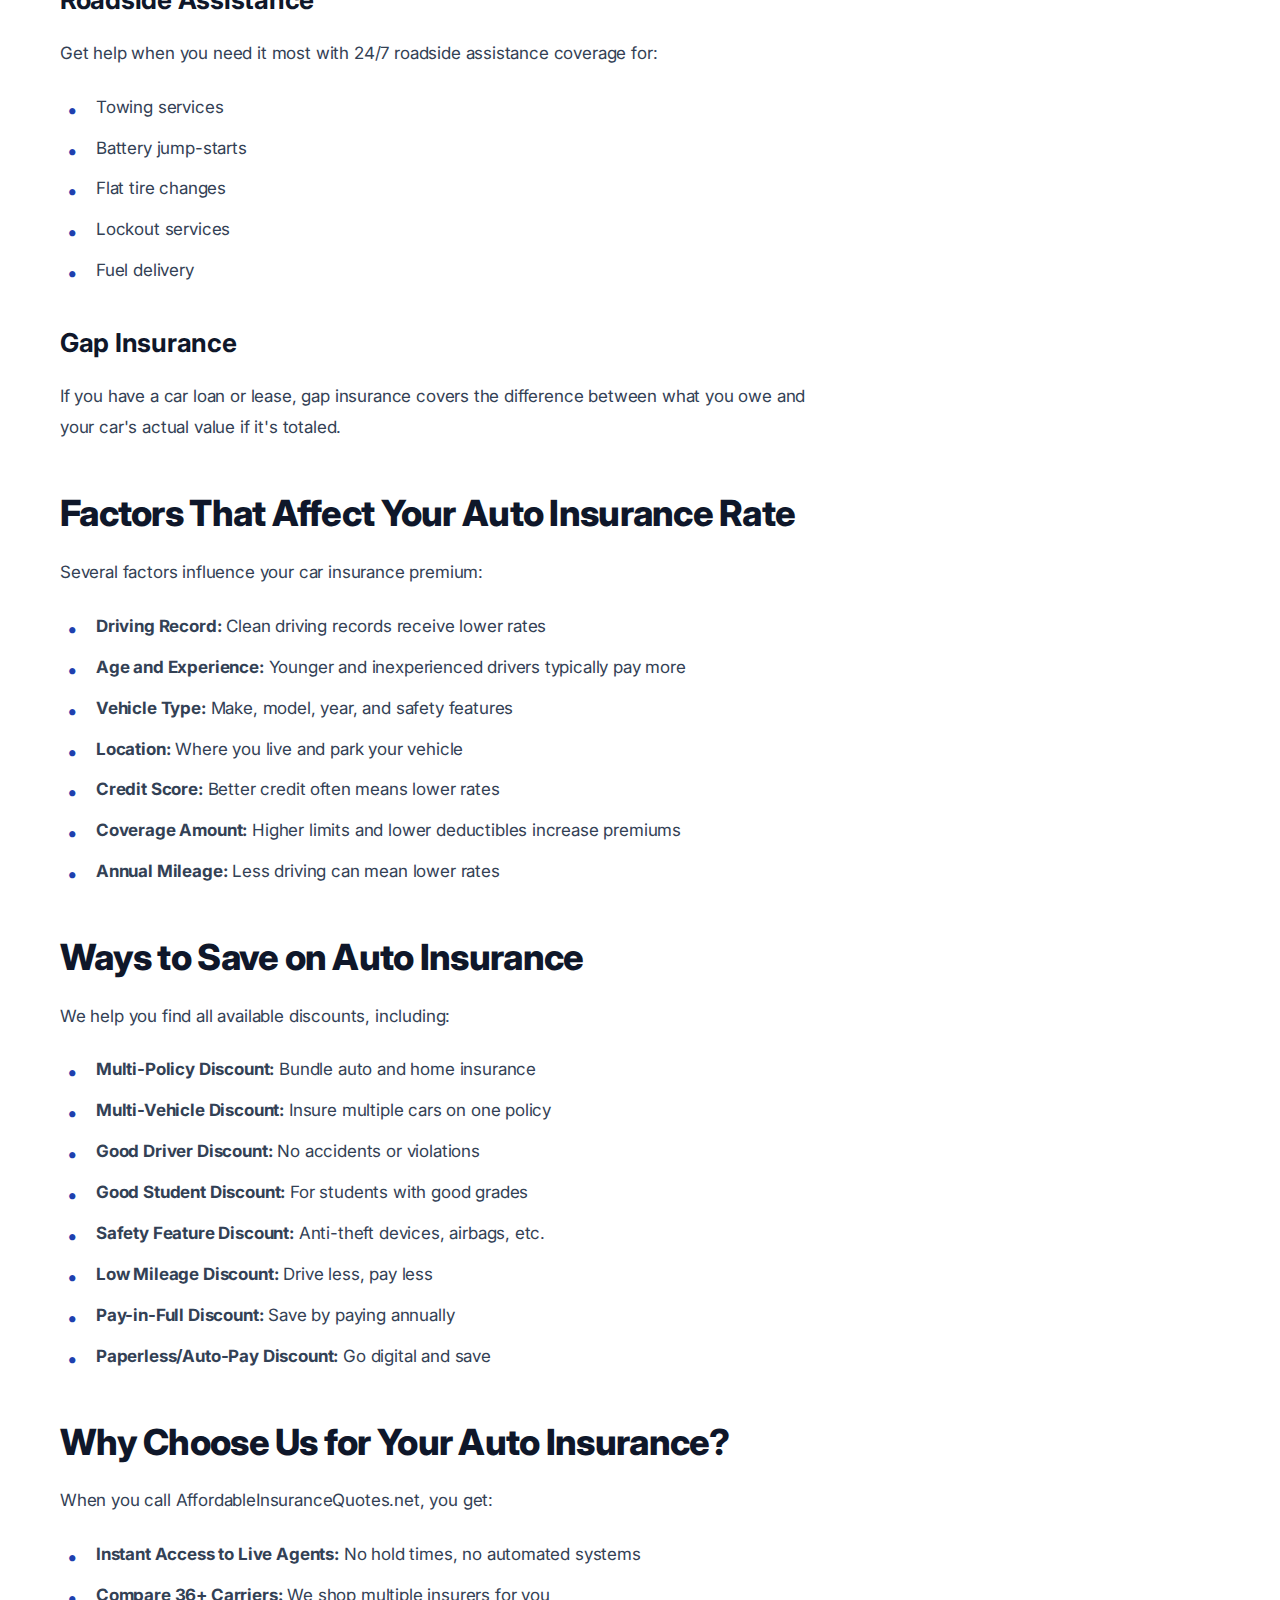
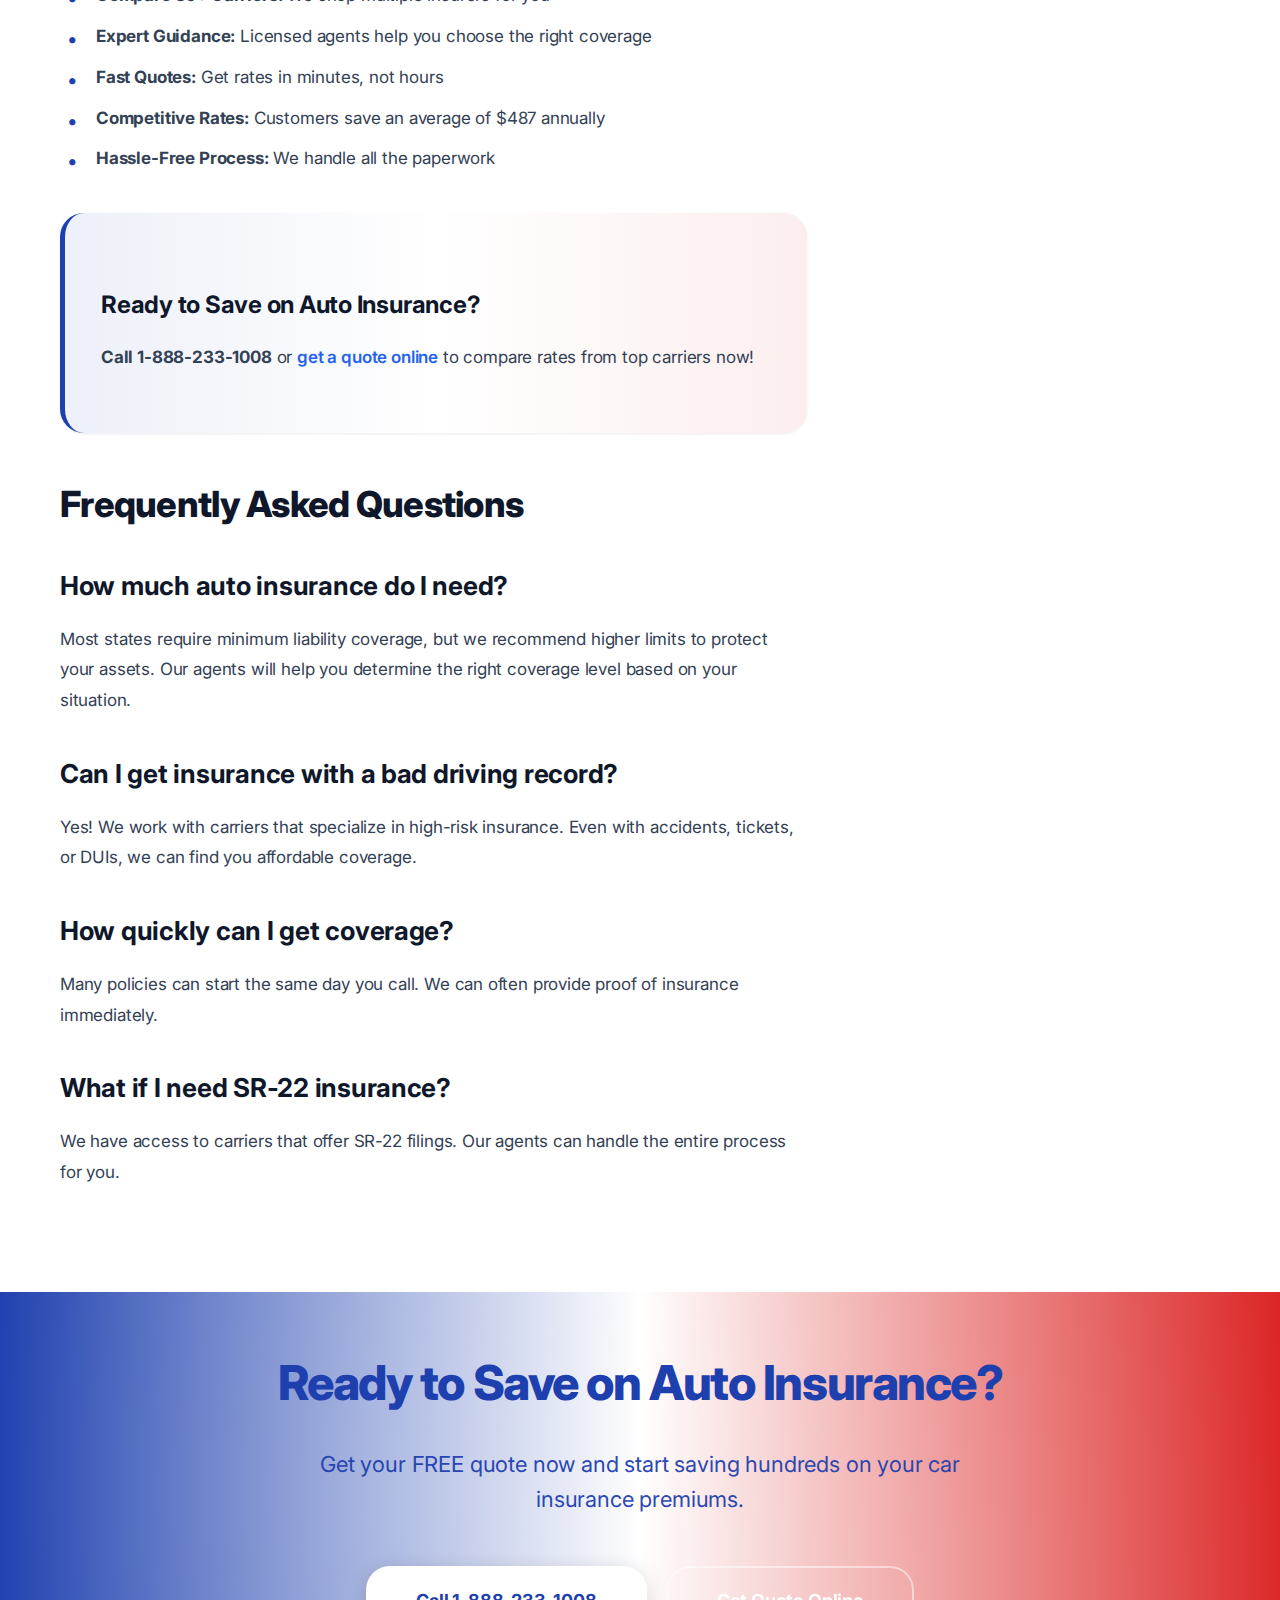
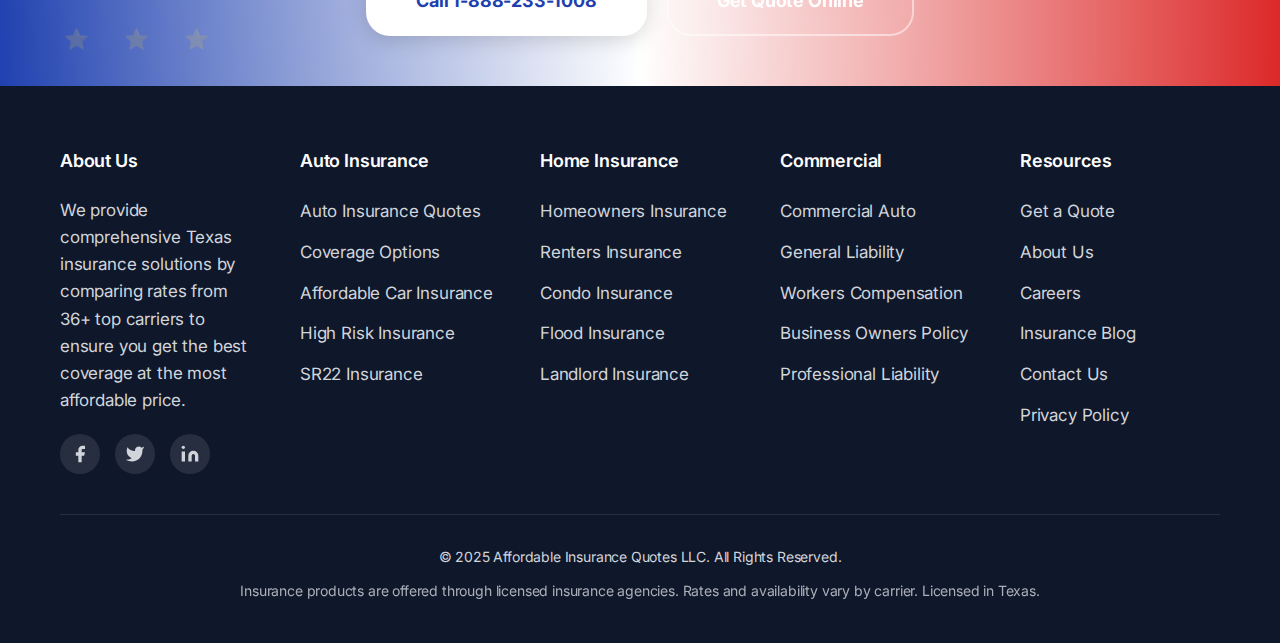
<file: auto-insurance.html>
<!DOCTYPE html>
<html lang="en">
<head>
    <!-- Google tag (gtag.js) -->
    <script async src="https://www.googletagmanager.com/gtag/js?id=G-XC4GF1Q4NN"></script>

    <script>
      window.dataLayer = window.dataLayer || [];
      function gtag(){dataLayer.push(arguments);}
      gtag('js', new Date());

      // 1. Google Analytics 4 (GA4) Base Tracking
      gtag('config', 'G-XC4GF1Q4NN');

      // 2. Google Ads Base Tracking (for remarketing)
      gtag('config', 'AW-17706338773');
    </script>
    <script>
    function gtag_report_conversion(url) {
      var callback = function () {
        if (typeof(url) != 'undefined') {
          window.location = url;
        }
      };
      gtag('event', 'conversion', {
          'send_to': 'AW-17706338773/6nNNCISNk70bENWThftB',
          'event_callback': callback
      });
      return false;
    }
    (function() {
      function bindTelConversionTracking() {
        document.addEventListener('click', function (e) {
          var anchor = e.target.closest && e.target.closest('a[href^="tel:"]');
          if (anchor) {
            var href = anchor.getAttribute('href');
            var result = gtag_report_conversion(href);
            if (result === false) {
              e.preventDefault();
            }
          }
        });
      }
      if (document.readyState === 'loading') {
        document.addEventListener('DOMContentLoaded', bindTelConversionTracking);
      } else {
        bindTelConversionTracking();
      }
    })();
    </script>
    <meta charset="UTF-8">
    <meta name="viewport" content="width=device-width, initial-scale=1.0">
    <meta name="description" content="Get affordable auto insurance quotes from 36+ carriers. Full coverage, liability, collision, and comprehensive options. Save hundreds on car insurance. Call 1-888-233-1008.">
    <meta name="keywords" content="auto insurance, car insurance, affordable auto insurance, full coverage, liability insurance, auto insurance quotes">
    <title>Affordable Auto Insurance Quotes | Compare Rates from 36+ Carriers</title>
    <link rel="canonical" href="https://www.affordableinsurancequotes.net/auto-insurance.html">
    
    <!-- Favicon -->
    <link rel="apple-touch-icon" sizes="180x180" href="/images/apple-touch-icon.png">
    <link rel="icon" type="image/png" sizes="32x32" href="/images/favicon-32x32.png">
    <link rel="icon" type="image/png" sizes="16x16" href="/images/favicon-16x16.png">
    <link rel="manifest" href="/images/site.webmanifest">
    
    <link rel="stylesheet" href="css/styles.css">
    <link href="https://fonts.googleapis.com/css2?family=Inter:wght@300;400;500;600;700;800&display=swap" rel="stylesheet">
    
    <script type="application/ld+json">
    {
      "@context": "https://schema.org",
      "@type": "Service",
      "serviceType": "Auto Insurance",
      "provider": {
        "@type": "InsuranceAgency",
        "name": "Affordable Insurance Quotes LLC",
        "telephone": "+18882331008"
      },
      "areaServed": "US",
      "description": "Comprehensive auto insurance coverage options including liability, collision, and comprehensive protection."
    }
    </script>
</head>
<body>
    <header class="site-header">
        <div class="top-bar">
            <div class="container">
                <div class="top-bar-content">
                    <span class="tagline">Texas Insurance Specialists trusted by Customers and Top Insurance Carriers</span>
                    <a href="tel:18882331008" class="phone-link">
                        <svg class="phone-icon" viewBox="0 0 24 24" fill="none" stroke="currentColor" stroke-width="2">
                            <path d="M22 16.92v3a2 2 0 0 1-2.18 2 19.79 19.79 0 0 1-8.63-3.07 19.5 19.5 0 0 1-6-6 19.79 19.79 0 0 1-3.07-8.67A2 2 0 0 1 4.11 2h3a2 2 0 0 1 2 1.72 12.84 12.84 0 0 0 .7 2.81 2 2 0 0 1-.45 2.11L8.09 9.91a16 16 0 0 0 6 6l1.27-1.27a2 2 0 0 1 2.11-.45 12.84 12.84 0 0 0 2.81.7A2 2 0 0 1 22 16.92z"></path>
                        </svg>
                        <span class="phone-number">1-888-233-1008</span>
                    </a>
                </div>
            </div>
        </div>
        <nav class="main-nav">
            <div class="container">
                <div class="nav-content">
                    <a href="index.html" class="logo">
                        <h1>AffordableInsuranceQuotes<span>.net</span></h1>
                    </a>
                    <button class="mobile-menu-toggle" aria-label="Toggle menu">
                        <span></span>
                        <span></span>
                        <span></span>
                    </button>
                    <ul class="nav-menu">
                        <li><a href="auto-insurance.html">Auto Insurance</a></li>
                        <li><a href="home-insurance.html">Home Insurance</a></li>
                        <li><a href="commercial-insurance.html">Commercial</a></li>
                        <li><a href="life-insurance.html">Life Insurance</a></li>
                        <li><a href="get-quote.html#get-quote-form" class="btn-primary-nav">Get a Quote</a></li>
                    </ul>
                </div>
            </div>
        </nav>
    </header>

    <div class="page-header">
        <div class="container">
            <h1>Auto Insurance Coverage</h1>
            <p>Comprehensive car insurance protection at affordable rates</p>
        </div>
    </div>

    <section id="auto-insurance-overview" class="content-section">
        <div class="container">
            <div class="content-grid">
                <div class="main-content">
                    <h2 id="auto-insurance-quotes">Protect Your Vehicle with Affordable Auto Insurance</h2>
                    <p>Auto insurance is essential protection before you get behind the wheel. Whether you're looking for basic liability coverage or comprehensive protection, we'll help you find the right policy at the best price from over 36 top-rated insurance carriers.</p>
                    
                    <div class="highlight-box">
                        <h3>Get Your FREE Auto Insurance Quote</h3>
                        <p>Call <strong>1-888-233-1008</strong> now and speak with a licensed agent. Compare rates from multiple carriers in minutes!</p>
                    </div>

                    <h2 id="auto-coverage-options">Types of Auto Insurance Coverage</h2>
                    
                    <h3 id="auto-liability">Liability Insurance</h3>
                    <p>Liability insurance is required in most states and covers damages and injuries you cause to others in an accident. This includes:</p>
                    <ul>
                        <li><strong>Bodily Injury Liability:</strong> Covers medical expenses, lost wages, and legal fees if you injure someone in an accident</li>
                        <li><strong>Property Damage Liability:</strong> Pays for damage you cause to another person's vehicle or property</li>
                        <li>Legal defense costs if you're sued after an accident</li>
                    </ul>

                    <h3>Collision Coverage</h3>
                    <p>Collision insurance pays for repairs to your vehicle after an accident, regardless of who is at fault. This coverage is especially important if you have a newer or valuable vehicle. Collision coverage helps pay for:</p>
                    <ul>
                        <li>Damage from accidents with other vehicles</li>
                        <li>Single-car accidents (hitting a tree, guardrail, etc.)</li>
                        <li>Damage from potholes or road hazards</li>
                    </ul>

                    <h3>Comprehensive Coverage</h3>
                    <p>Comprehensive insurance protects your vehicle from non-collision related damage, including:</p>
                    <ul>
                        <li>Theft or vandalism</li>
                        <li>Fire or explosion damage</li>
                        <li>Weather damage (hail, flooding, hurricanes)</li>
                        <li>Falling objects (trees, debris)</li>
                        <li>Animal collisions (deer, etc.)</li>
                        <li>Civil disturbances or riots</li>
                    </ul>

                    <h3>Personal Injury Protection (PIP)</h3>
                    <p>PIP coverage pays for medical expenses for you and your passengers, regardless of fault. It may also cover:</p>
                    <ul>
                        <li>Medical and hospital expenses</li>
                        <li>Lost wages from missed work</li>
                        <li>Funeral expenses</li>
                        <li>Rehabilitation costs</li>
                    </ul>

                    <h3>Uninsured/Underinsured Motorist Coverage</h3>
                    <p>This coverage protects you if you're hit by a driver who doesn't have insurance or doesn't have enough coverage to pay for your damages. It covers:</p>
                    <ul>
                        <li>Medical expenses for you and your passengers</li>
                        <li>Vehicle repair costs</li>
                        <li>Lost wages and pain and suffering</li>
                        <li>Hit-and-run accidents</li>
                    </ul>

                    <h2 id="auto-additional-coverage">Additional Auto Insurance Options</h2>
                    
                    <h3>Rental Car Reimbursement</h3>
                    <p>If your vehicle is being repaired after a covered accident, rental reimbursement coverage pays for a rental car during the repair period.</p>

                    <h3>Roadside Assistance</h3>
                    <p>Get help when you need it most with 24/7 roadside assistance coverage for:</p>
                    <ul>
                        <li>Towing services</li>
                        <li>Battery jump-starts</li>
                        <li>Flat tire changes</li>
                        <li>Lockout services</li>
                        <li>Fuel delivery</li>
                    </ul>

                    <h3>Gap Insurance</h3>
                    <p>If you have a car loan or lease, gap insurance covers the difference between what you owe and your car's actual value if it's totaled.</p>

                    <h2 id="auto-rate-factors">Factors That Affect Your Auto Insurance Rate</h2>
                    <p>Several factors influence your car insurance premium:</p>
                    <ul>
                        <li><strong>Driving Record:</strong> Clean driving records receive lower rates</li>
                        <li><strong>Age and Experience:</strong> Younger and inexperienced drivers typically pay more</li>
                        <li><strong>Vehicle Type:</strong> Make, model, year, and safety features</li>
                        <li><strong>Location:</strong> Where you live and park your vehicle</li>
                        <li><strong>Credit Score:</strong> Better credit often means lower rates</li>
                        <li><strong>Coverage Amount:</strong> Higher limits and lower deductibles increase premiums</li>
                        <li><strong>Annual Mileage:</strong> Less driving can mean lower rates</li>
                    </ul>

                    <h2 id="auto-saving-tips">Ways to Save on Auto Insurance</h2>
                    <p>We help you find all available discounts, including:</p>
                    <ul>
                        <li><strong>Multi-Policy Discount:</strong> Bundle auto and home insurance</li>
                        <li><strong>Multi-Vehicle Discount:</strong> Insure multiple cars on one policy</li>
                        <li><strong>Good Driver Discount:</strong> No accidents or violations</li>
                        <li><strong>Good Student Discount:</strong> For students with good grades</li>
                        <li><strong>Safety Feature Discount:</strong> Anti-theft devices, airbags, etc.</li>
                        <li><strong>Low Mileage Discount:</strong> Drive less, pay less</li>
                        <li><strong>Pay-in-Full Discount:</strong> Save by paying annually</li>
                        <li><strong>Paperless/Auto-Pay Discount:</strong> Go digital and save</li>
                    </ul>

                    <h2 id="auto-why-choose">Why Choose Us for Your Auto Insurance?</h2>
                    <p>When you call AffordableInsuranceQuotes.net, you get:</p>
                    <ul>
                        <li><strong>Instant Access to Live Agents:</strong> No hold times, no automated systems</li>
                        <li><strong>Compare 36+ Carriers:</strong> We shop multiple insurers for you</li>
                        <li><strong>Expert Guidance:</strong> Licensed agents help you choose the right coverage</li>
                        <li><strong>Fast Quotes:</strong> Get rates in minutes, not hours</li>
                        <li><strong>Competitive Rates:</strong> Customers save an average of $487 annually</li>
                        <li><strong>Hassle-Free Process:</strong> We handle all the paperwork</li>
                    </ul>

                    <div class="highlight-box">
                        <h3>Ready to Save on Auto Insurance?</h3>
                        <p><strong>Call 1-888-233-1008</strong> or <a href="get-quote.html#get-quote-form" style="color: #2563eb; font-weight: 600;">get a quote online</a> to compare rates from top carriers now!</p>
                    </div>

                    <h2 id="auto-faq">Frequently Asked Questions</h2>
                    
                    <h3>How much auto insurance do I need?</h3>
                    <p>Most states require minimum liability coverage, but we recommend higher limits to protect your assets. Our agents will help you determine the right coverage level based on your situation.</p>

                    <h3 id="auto-high-risk">Can I get insurance with a bad driving record?</h3>
                    <p>Yes! We work with carriers that specialize in high-risk insurance. Even with accidents, tickets, or DUIs, we can find you affordable coverage.</p>

                    <h3>How quickly can I get coverage?</h3>
                    <p>Many policies can start the same day you call. We can often provide proof of insurance immediately.</p>

                    <h3 id="auto-sr22">What if I need SR-22 insurance?</h3>
                    <p>We have access to carriers that offer SR-22 filings. Our agents can handle the entire process for you.</p>
                </div>

                <aside class="sidebar">
                    <div class="sidebar-widget">
                        <h3>Get Your FREE Quote</h3>
                        <p>Compare rates from 36+ carriers in minutes!</p>
                        <a href="tel:18882331008" class="btn btn-primary" style="width: 100%; margin-bottom: 15px;">Call 1-888-233-1008</a>
                        <a href="get-quote.html#get-quote-form" class="btn btn-secondary" style="width: 100%;">Quote Online</a>
                    </div>

                    <div class="sidebar-widget">
                        <h3>Coverage Types</h3>
                        <ul style="list-style: none; padding: 0;">
                            <li style="margin-bottom: 12px;"><a href="#auto-coverage-options" style="color: #2563eb;">→ Full Coverage</a></li>
                            <li style="margin-bottom: 12px;"><a href="#auto-liability" style="color: #2563eb;">→ Liability Only</a></li>
                            <li style="margin-bottom: 12px;"><a href="#auto-high-risk" style="color: #2563eb;">→ High Risk Insurance</a></li>
                            <li style="margin-bottom: 12px;"><a href="#auto-sr22" style="color: #2563eb;">→ SR-22 Insurance</a></li>
                            <li style="margin-bottom: 12px;"><a href="#auto-coverage-options" style="color: #2563eb;">→ Non-Owner Insurance</a></li>
                        </ul>
                    </div>

                    <div class="sidebar-widget">
                        <h3>State Resources</h3>
                        <ul style="list-style: none; padding: 0;">
                            <li style="margin-bottom: 12px;"><a href="texas-insurance.html" style="color: #2563eb;">Texas Auto Insurance</a></li>
                        </ul>
                    </div>
                </aside>
            </div>
        </div>
    </section>

    <section id="auto-insurance-cta" class="cta-section">
        <div class="container">
            <h2>Ready to Save on Auto Insurance?</h2>
            <p>Get your FREE quote now and start saving hundreds on your car insurance premiums.</p>
            <div class="cta-buttons">
                <a href="tel:18882331008" class="btn btn-large btn-light">Call 1-888-233-1008</a>
                <a href="get-quote.html#get-quote-form" class="btn btn-large btn-outline-light">Get Quote Online</a>
            </div>
        </div>
    </section>

    <footer class="site-footer">
        <div class="container">
            <div class="footer-grid">
                <div class="footer-column">
                    <h4>About Us</h4>
                    <p>We provide comprehensive Texas insurance solutions by comparing rates from 36+ top carriers to ensure you get the best coverage at the most affordable price.</p>
                    <div class="social-links">
                        <a href="#" aria-label="Facebook"><svg viewBox="0 0 24 24" fill="currentColor"><path d="M18 2h-3a5 5 0 0 0-5 5v3H7v4h3v8h4v-8h3l1-4h-4V7a1 1 0 0 1 1-1h3z"></path></svg></a>
                        <a href="#" aria-label="Twitter"><svg viewBox="0 0 24 24" fill="currentColor"><path d="M23 3a10.9 10.9 0 0 1-3.14 1.53 4.48 4.48 0 0 0-7.86 3v1A10.66 10.66 0 0 1 3 4s-4 9 5 13a11.64 11.64 0 0 1-7 2c9 5 20 0 20-11.5a4.5 4.5 0 0 0-.08-.83A7.72 7.72 0 0 0 23 3z"></path></svg></a>
                        <a href="#" aria-label="LinkedIn"><svg viewBox="0 0 24 24" fill="currentColor"><path d="M16 8a6 6 0 0 1 6 6v7h-4v-7a2 2 0 0 0-2-2 2 2 0 0 0-2 2v7h-4v-7a6 6 0 0 1 6-6z"></path><rect x="2" y="9" width="4" height="12"></rect><circle cx="4" cy="4" r="2"></circle></svg></a>
                    </div>
                </div>
                <div class="footer-column">
                    <h4>Auto Insurance</h4>
                    <ul>
                        <li><a href="auto-insurance.html#auto-insurance-quotes">Auto Insurance Quotes</a></li>
                        <li><a href="auto-insurance.html#auto-coverage-options">Coverage Options</a></li>
                        <li><a href="auto-insurance.html#auto-saving-tips">Affordable Car Insurance</a></li>
                        <li><a href="auto-insurance.html#auto-high-risk">High Risk Insurance</a></li>
                        <li><a href="auto-insurance.html#auto-sr22">SR22 Insurance</a></li>
                    </ul>
                </div>
                <div class="footer-column">
                    <h4>Home Insurance</h4>
                    <ul>
                        <li><a href="home-insurance.html#home-insurance-quotes">Homeowners Insurance</a></li>
                        <li><a href="home-insurance.html#home-renters">Renters Insurance</a></li>
                        <li><a href="home-insurance.html#home-condo">Condo Insurance</a></li>
                        <li><a href="home-insurance.html#home-flood">Flood Insurance</a></li>
                        <li><a href="home-insurance.html#home-landlord">Landlord Insurance</a></li>
                    </ul>
                </div>
                <div class="footer-column">
                    <h4>Commercial</h4>
                    <ul>
                        <li><a href="commercial-insurance.html#commercial-auto">Commercial Auto</a></li>
                        <li><a href="commercial-insurance.html#commercial-general-liability">General Liability</a></li>
                        <li><a href="commercial-insurance.html#commercial-workers-comp">Workers Compensation</a></li>
                        <li><a href="commercial-insurance.html#commercial-bop">Business Owners Policy</a></li>
                        <li><a href="commercial-insurance.html#commercial-professional-liability">Professional Liability</a></li>
                    </ul>
                </div>
                <div class="footer-column">
                    <h4>Resources</h4>
                    <ul>
                        <li><a href="get-quote.html#get-quote-form">Get a Quote</a></li>
                        <li><a href="about.html#about-overview">About Us</a></li>
                        <li><a href="careers.html#careers-overview">Careers</a></li>
                        <li><a href="index.html#hero">Insurance Blog</a></li>
                        <li><a href="contact.html#contact-overview">Contact Us</a></li>
                        <li><a href="privacy-policy.html#privacy-overview">Privacy Policy</a></li>
                    </ul>
                </div>
            </div>
            <div class="footer-bottom">
                <p>&copy; 2025 Affordable Insurance Quotes LLC. All Rights Reserved.</p>
                <p class="disclaimer">Insurance products are offered through licensed insurance agencies. Rates and availability vary by carrier. Licensed in Texas.</p>
            </div>
        </div>
    </footer>

    <script src="js/main.js"></script>
</body>
</html>
</file>
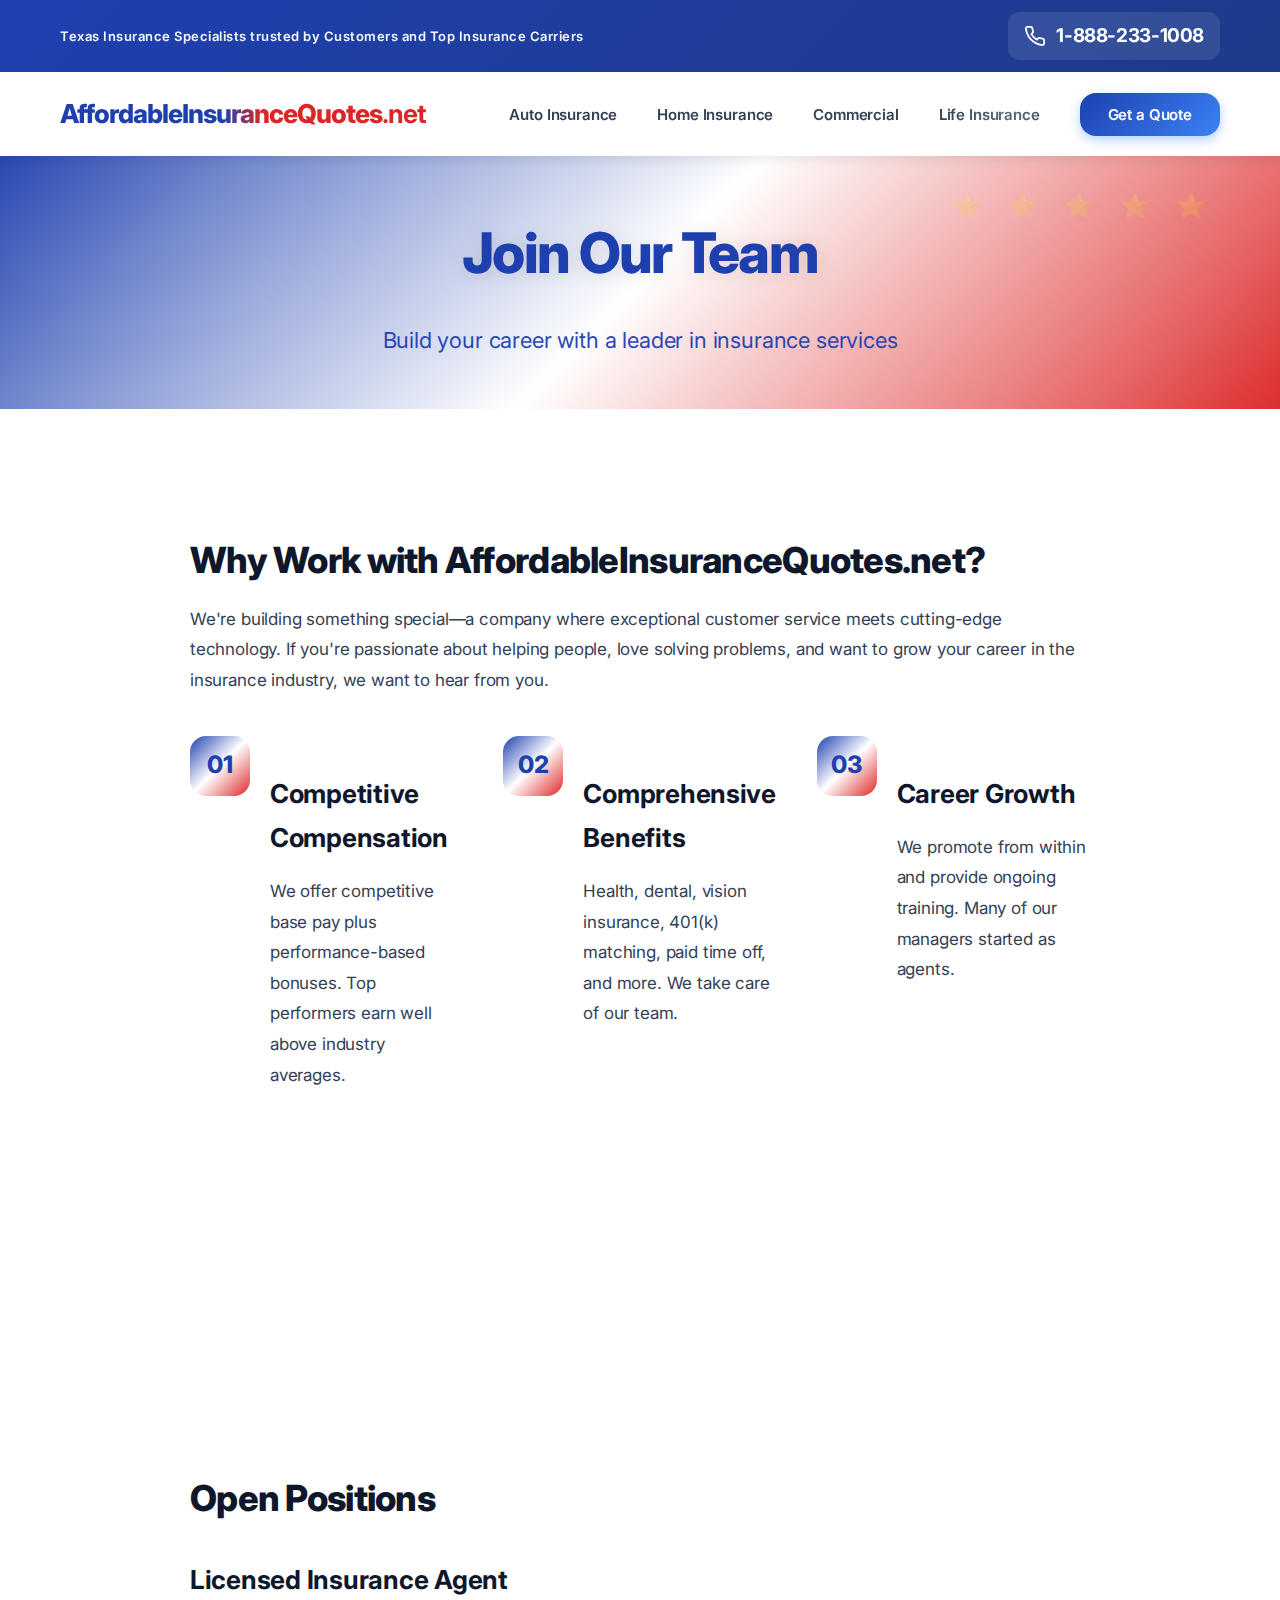
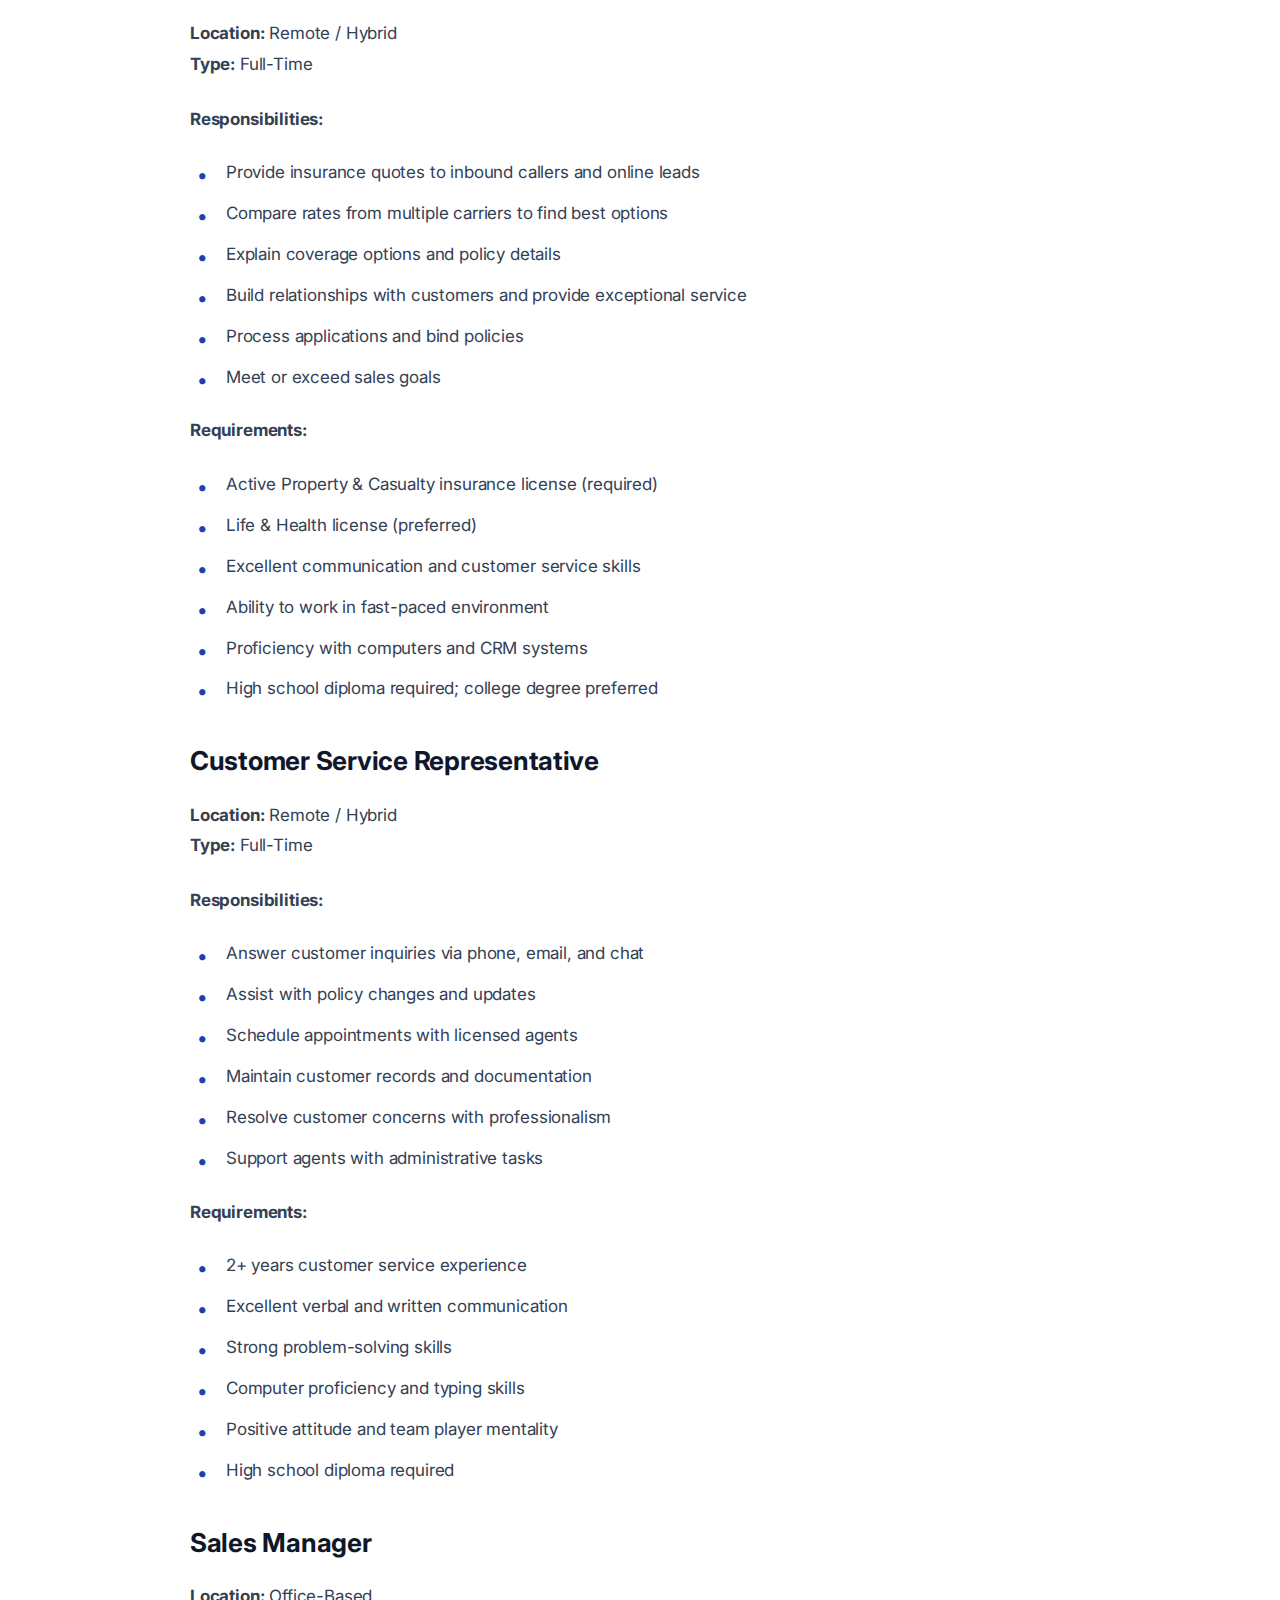
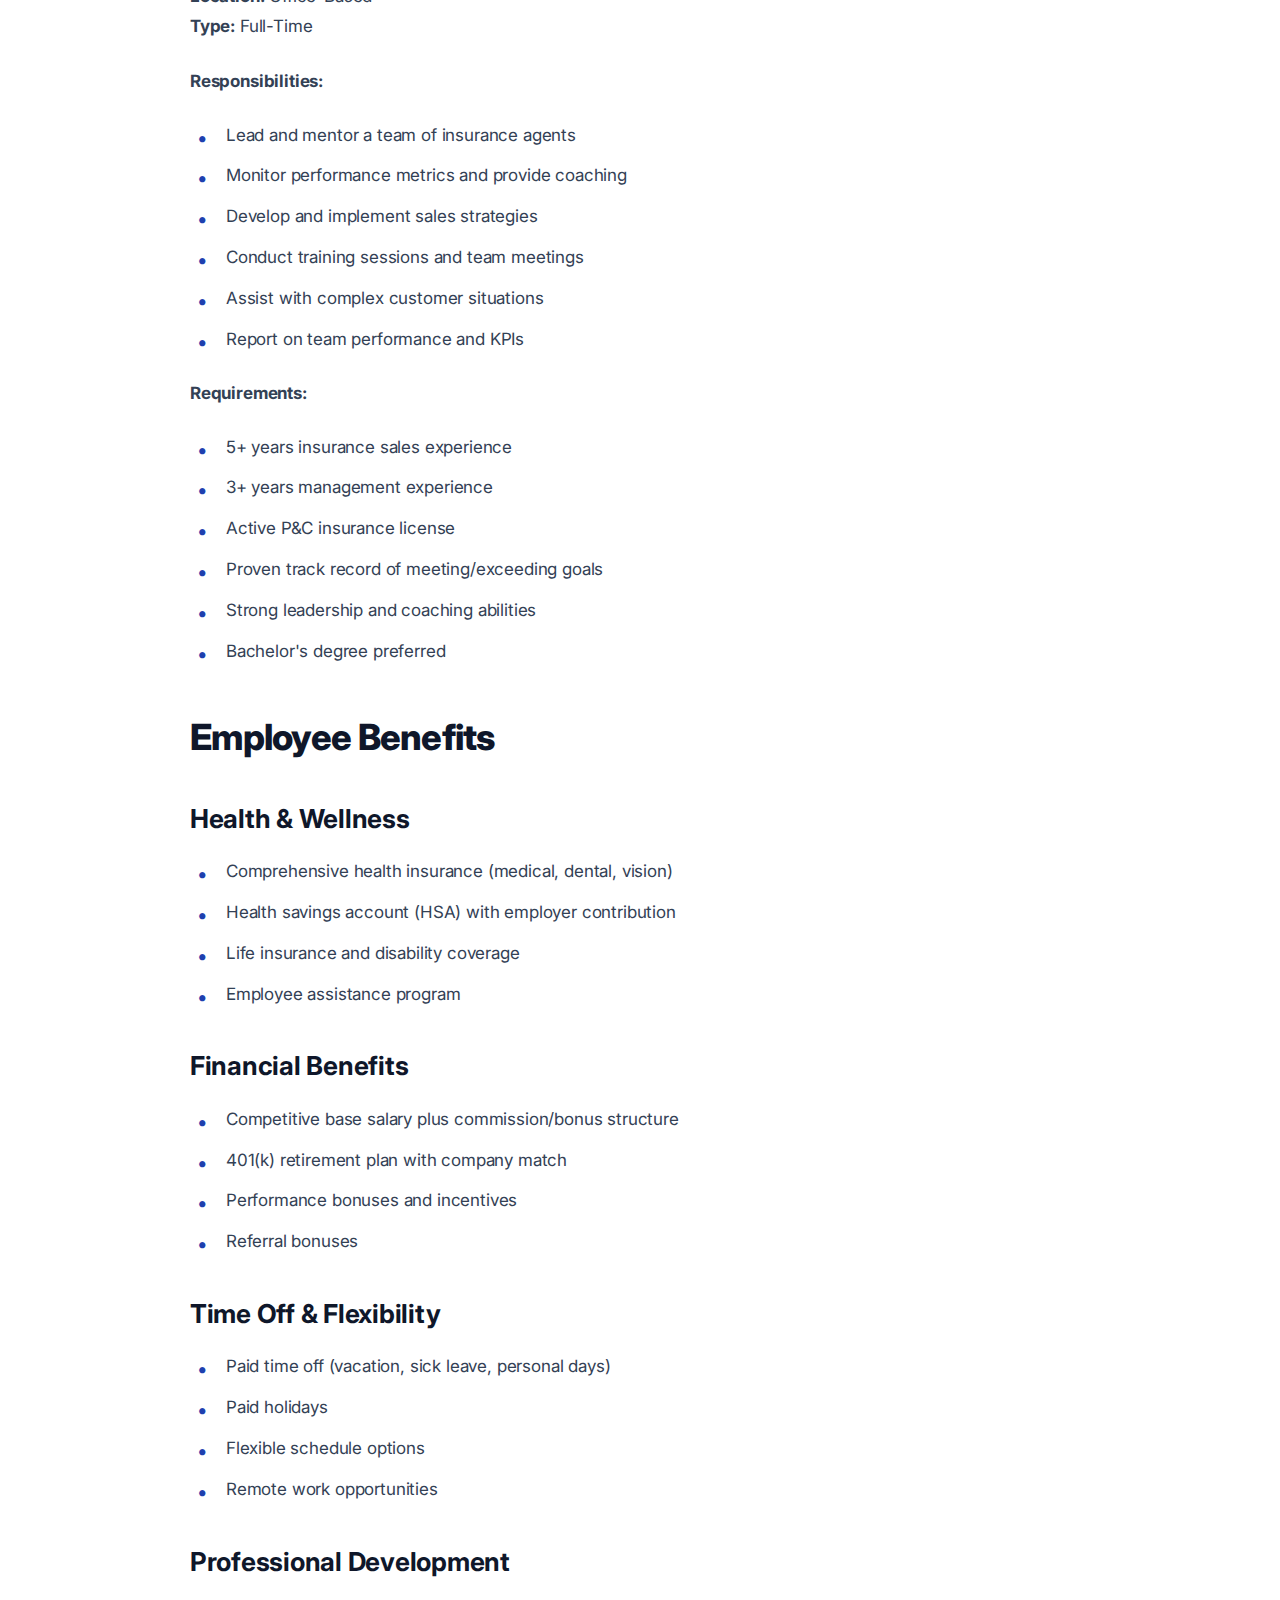
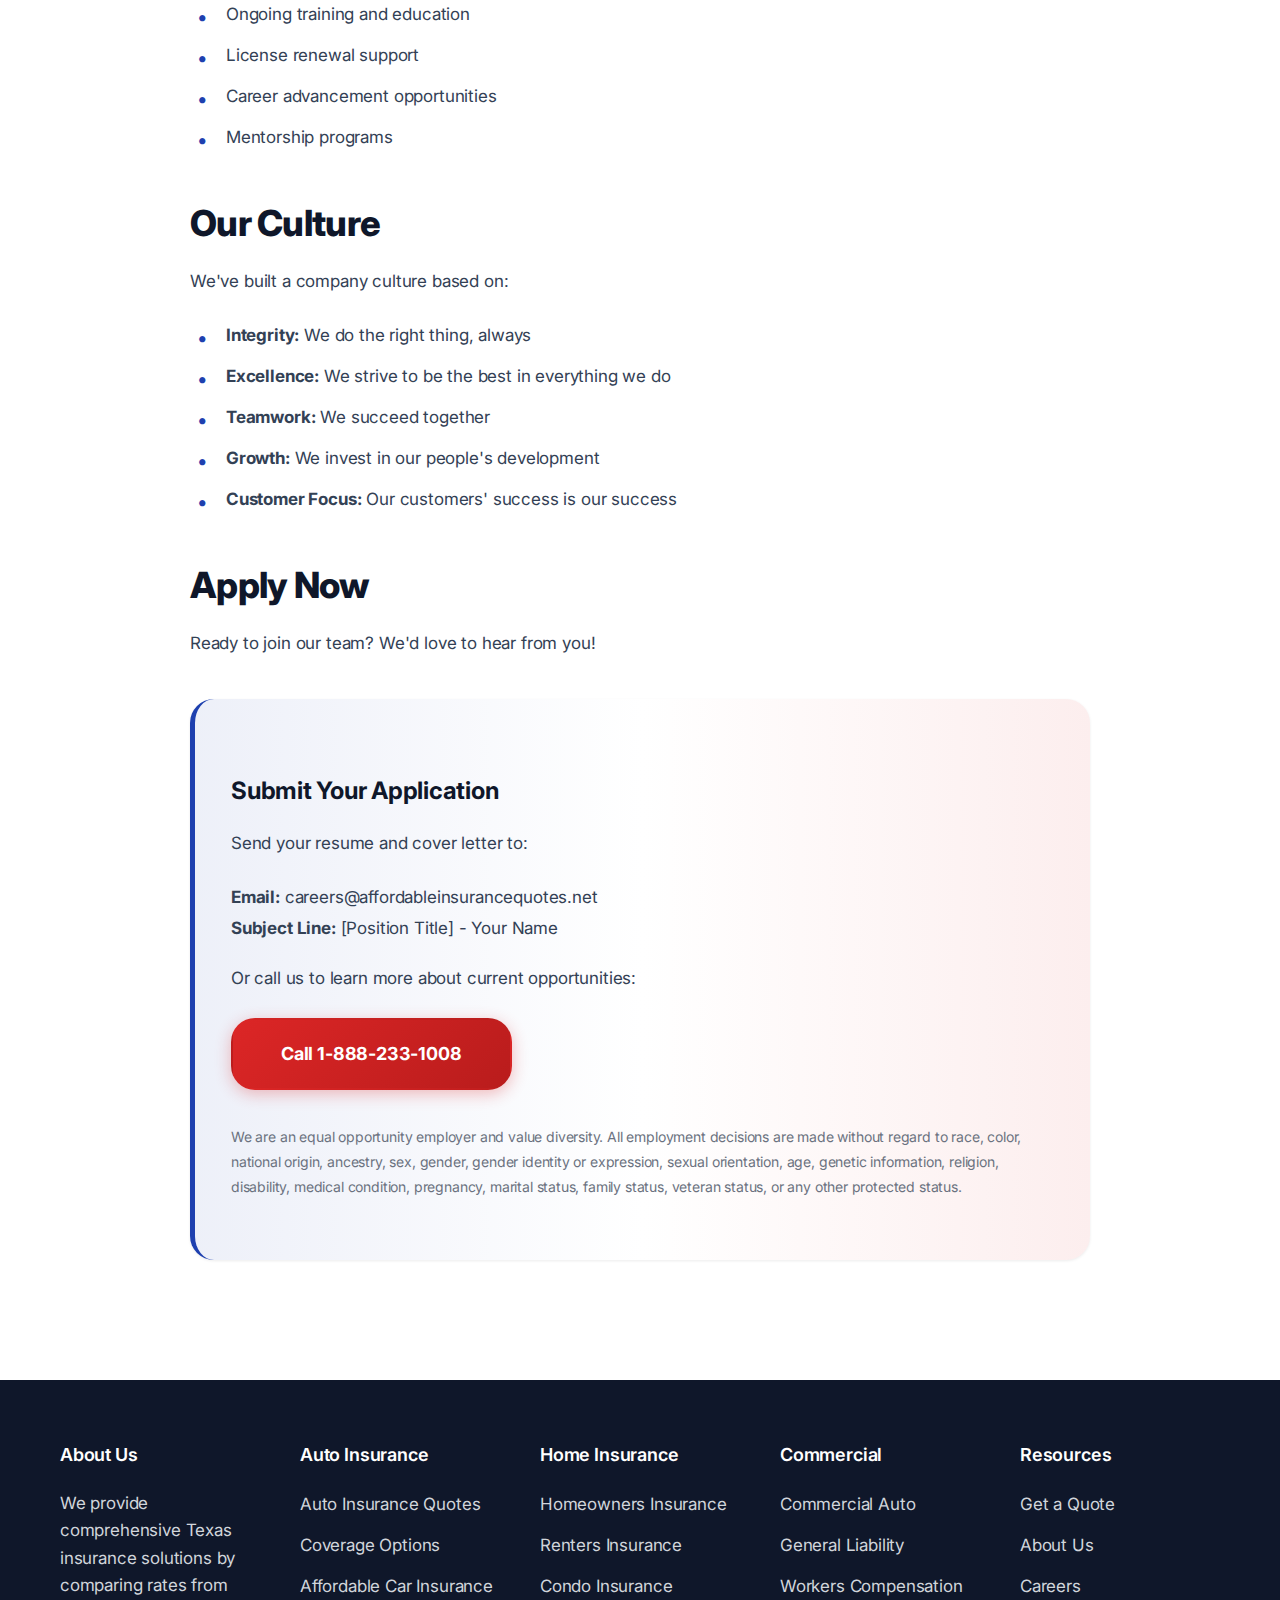
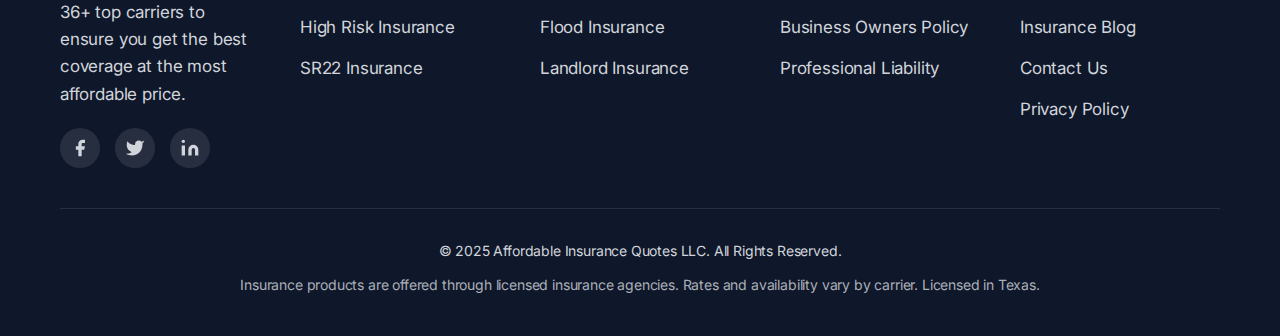
<file: careers.html>
<!DOCTYPE html>
<html lang="en">
<head>
    <!-- Google tag (gtag.js) -->
    <script async src="https://www.googletagmanager.com/gtag/js?id=G-XC4GF1Q4NN"></script>

    <script>
      window.dataLayer = window.dataLayer || [];
      function gtag(){dataLayer.push(arguments);}
      gtag('js', new Date());

      // 1. Google Analytics 4 (GA4) Base Tracking
      gtag('config', 'G-XC4GF1Q4NN');

      // 2. Google Ads Base Tracking (for remarketing)
      gtag('config', 'AW-17706338773');
    </script>
    <script>
    function gtag_report_conversion(url) {
      var callback = function () {
        if (typeof(url) != 'undefined') {
          window.location = url;
        }
      };
      gtag('event', 'conversion', {
          'send_to': 'AW-17706338773/6nNNCISNk70bENWThftB',
          'event_callback': callback
      });
      return false;
    }
    (function() {
      function bindTelConversionTracking() {
        document.addEventListener('click', function (e) {
          var anchor = e.target.closest && e.target.closest('a[href^="tel:"]');
          if (anchor) {
            var href = anchor.getAttribute('href');
            var result = gtag_report_conversion(href);
            if (result === false) {
              e.preventDefault();
            }
          }
        });
      }
      if (document.readyState === 'loading') {
        document.addEventListener('DOMContentLoaded', bindTelConversionTracking);
      } else {
        bindTelConversionTracking();
      }
    })();
    </script>
    <meta charset="UTF-8">
    <meta name="viewport" content="width=device-width, initial-scale=1.0">
    <meta name="description" content="Join the Affordable Insurance Quotes LLC team. We're hiring licensed insurance agents and customer service professionals. Apply now!">
    <title>Careers | Join Our Team at Affordable Insurance Quotes LLC</title>
    <link rel="canonical" href="https://www.affordableinsurancequotes.net/careers.html">
    
    <!-- Favicon -->
    <link rel="apple-touch-icon" sizes="180x180" href="/images/apple-touch-icon.png">
    <link rel="icon" type="image/png" sizes="32x32" href="/images/favicon-32x32.png">
    <link rel="icon" type="image/png" sizes="16x16" href="/images/favicon-16x16.png">
    <link rel="manifest" href="/images/site.webmanifest">
    
    <link rel="stylesheet" href="css/styles.css">
    <link href="https://fonts.googleapis.com/css2?family=Inter:wght@300;400;500;600;700;800&display=swap" rel="stylesheet">
</head>
<body>
    <header class="site-header">
        <div class="top-bar">
            <div class="container">
                <div class="top-bar-content">
                    <span class="tagline">Texas Insurance Specialists trusted by Customers and Top Insurance Carriers</span>
                    <a href="tel:18882331008" class="phone-link">
                        <svg class="phone-icon" viewBox="0 0 24 24" fill="none" stroke="currentColor" stroke-width="2">
                            <path d="M22 16.92v3a2 2 0 0 1-2.18 2 19.79 19.79 0 0 1-8.63-3.07 19.5 19.5 0 0 1-6-6 19.79 19.79 0 0 1-3.07-8.67A2 2 0 0 1 4.11 2h3a2 2 0 0 1 2 1.72 12.84 12.84 0 0 0 .7 2.81 2 2 0 0 1-.45 2.11L8.09 9.91a16 16 0 0 0 6 6l1.27-1.27a2 2 0 0 1 2.11-.45 12.84 12.84 0 0 0 2.81.7A2 2 0 0 1 22 16.92z"></path>
                        </svg>
                        <span class="phone-number">1-888-233-1008</span>
                    </a>
                </div>
            </div>
        </div>
        <nav class="main-nav">
            <div class="container">
                <div class="nav-content">
                    <a href="index.html" class="logo">
                        <h1>AffordableInsuranceQuotes<span>.net</span></h1>
                    </a>
                    <button class="mobile-menu-toggle" aria-label="Toggle menu">
                        <span></span>
                        <span></span>
                        <span></span>
                    </button>
                    <ul class="nav-menu">
                        <li><a href="auto-insurance.html">Auto Insurance</a></li>
                        <li><a href="home-insurance.html">Home Insurance</a></li>
                        <li><a href="commercial-insurance.html">Commercial</a></li>
                        <li><a href="life-insurance.html">Life Insurance</a></li>
                        <li><a href="get-quote.html#get-quote-form" class="btn-primary-nav">Get a Quote</a></li>
                    </ul>
                </div>
            </div>
        </nav>
    </header>

    <div class="page-header">
        <div class="container">
            <h1>Join Our Team</h1>
            <p>Build your career with a leader in insurance services</p>
        </div>
    </div>

    <section id="careers-overview" class="content-section">
        <div class="container">
            <div class="main-content" style="max-width: 900px; margin: 0 auto;">
                <h2 id="careers-why-work">Why Work with AffordableInsuranceQuotes.net?</h2>
                <p>We're building something special—a company where exceptional customer service meets cutting-edge technology. If you're passionate about helping people, love solving problems, and want to grow your career in the insurance industry, we want to hear from you.</p>

                <div class="benefits-grid" style="margin: 40px 0;">
                    <div class="benefit-item">
                        <div class="benefit-number">01</div>
                        <h3>Competitive Compensation</h3>
                        <p>We offer competitive base pay plus performance-based bonuses. Top performers earn well above industry averages.</p>
                    </div>
                    <div class="benefit-item">
                        <div class="benefit-number">02</div>
                        <h3>Comprehensive Benefits</h3>
                        <p>Health, dental, vision insurance, 401(k) matching, paid time off, and more. We take care of our team.</p>
                    </div>
                    <div class="benefit-item">
                        <div class="benefit-number">03</div>
                        <h3>Career Growth</h3>
                        <p>We promote from within and provide ongoing training. Many of our managers started as agents.</p>
                    </div>
                    <div class="benefit-item">
                        <div class="benefit-number">04</div>
                        <h3>Great Culture</h3>
                        <p>Work with a supportive team in a positive environment. We celebrate success and support each other.</p>
                    </div>
                </div>

                <h2 id="careers-open-positions">Open Positions</h2>
                
                <h3>Licensed Insurance Agent</h3>
                <p><strong>Location:</strong> Remote / Hybrid<br>
                <strong>Type:</strong> Full-Time</p>
                <p><strong>Responsibilities:</strong></p>
                <ul>
                    <li>Provide insurance quotes to inbound callers and online leads</li>
                    <li>Compare rates from multiple carriers to find best options</li>
                    <li>Explain coverage options and policy details</li>
                    <li>Build relationships with customers and provide exceptional service</li>
                    <li>Process applications and bind policies</li>
                    <li>Meet or exceed sales goals</li>
                </ul>
                <p><strong>Requirements:</strong></p>
                <ul>
                    <li>Active Property & Casualty insurance license (required)</li>
                    <li>Life & Health license (preferred)</li>
                    <li>Excellent communication and customer service skills</li>
                    <li>Ability to work in fast-paced environment</li>
                    <li>Proficiency with computers and CRM systems</li>
                    <li>High school diploma required; college degree preferred</li>
                </ul>

                <h3>Customer Service Representative</h3>
                <p><strong>Location:</strong> Remote / Hybrid<br>
                <strong>Type:</strong> Full-Time</p>
                <p><strong>Responsibilities:</strong></p>
                <ul>
                    <li>Answer customer inquiries via phone, email, and chat</li>
                    <li>Assist with policy changes and updates</li>
                    <li>Schedule appointments with licensed agents</li>
                    <li>Maintain customer records and documentation</li>
                    <li>Resolve customer concerns with professionalism</li>
                    <li>Support agents with administrative tasks</li>
                </ul>
                <p><strong>Requirements:</strong></p>
                <ul>
                    <li>2+ years customer service experience</li>
                    <li>Excellent verbal and written communication</li>
                    <li>Strong problem-solving skills</li>
                    <li>Computer proficiency and typing skills</li>
                    <li>Positive attitude and team player mentality</li>
                    <li>High school diploma required</li>
                </ul>

                <h3>Sales Manager</h3>
                <p><strong>Location:</strong> Office-Based<br>
                <strong>Type:</strong> Full-Time</p>
                <p><strong>Responsibilities:</strong></p>
                <ul>
                    <li>Lead and mentor a team of insurance agents</li>
                    <li>Monitor performance metrics and provide coaching</li>
                    <li>Develop and implement sales strategies</li>
                    <li>Conduct training sessions and team meetings</li>
                    <li>Assist with complex customer situations</li>
                    <li>Report on team performance and KPIs</li>
                </ul>
                <p><strong>Requirements:</strong></p>
                <ul>
                    <li>5+ years insurance sales experience</li>
                    <li>3+ years management experience</li>
                    <li>Active P&C insurance license</li>
                    <li>Proven track record of meeting/exceeding goals</li>
                    <li>Strong leadership and coaching abilities</li>
                    <li>Bachelor's degree preferred</li>
                </ul>

                <h2 id="careers-benefits">Employee Benefits</h2>
                <h3>Health & Wellness</h3>
                <ul>
                    <li>Comprehensive health insurance (medical, dental, vision)</li>
                    <li>Health savings account (HSA) with employer contribution</li>
                    <li>Life insurance and disability coverage</li>
                    <li>Employee assistance program</li>
                </ul>

                <h3>Financial Benefits</h3>
                <ul>
                    <li>Competitive base salary plus commission/bonus structure</li>
                    <li>401(k) retirement plan with company match</li>
                    <li>Performance bonuses and incentives</li>
                    <li>Referral bonuses</li>
                </ul>

                <h3>Time Off & Flexibility</h3>
                <ul>
                    <li>Paid time off (vacation, sick leave, personal days)</li>
                    <li>Paid holidays</li>
                    <li>Flexible schedule options</li>
                    <li>Remote work opportunities</li>
                </ul>

                <h3>Professional Development</h3>
                <ul>
                    <li>Ongoing training and education</li>
                    <li>License renewal support</li>
                    <li>Career advancement opportunities</li>
                    <li>Mentorship programs</li>
                </ul>

                <h2 id="careers-culture">Our Culture</h2>
                <p>We've built a company culture based on:</p>
                <ul>
                    <li><strong>Integrity:</strong> We do the right thing, always</li>
                    <li><strong>Excellence:</strong> We strive to be the best in everything we do</li>
                    <li><strong>Teamwork:</strong> We succeed together</li>
                    <li><strong>Growth:</strong> We invest in our people's development</li>
                    <li><strong>Customer Focus:</strong> Our customers' success is our success</li>
                </ul>

                <h2 id="careers-apply">Apply Now</h2>
                <p>Ready to join our team? We'd love to hear from you!</p>
                <div class="highlight-box">
                    <h3>Submit Your Application</h3>
                    <p>Send your resume and cover letter to:</p>
                    <p style="margin: 20px 0;">
                        <strong>Email:</strong> careers@affordableinsurancequotes.net<br>
                        <strong>Subject Line:</strong> [Position Title] - Your Name
                    </p>
                    <p>Or call us to learn more about current opportunities:</p>
                    <p style="margin-top: 15px;">
                        <a href="tel:18882331008" class="btn btn-primary btn-large">Call 1-888-233-1008</a>
                    </p>
                    <p style="margin-top: 20px; font-size: 14px; color: #6b7280;">
                        We are an equal opportunity employer and value diversity. All employment decisions are made without regard to race, color, national origin, ancestry, sex, gender, gender identity or expression, sexual orientation, age, genetic information, religion, disability, medical condition, pregnancy, marital status, family status, veteran status, or any other protected status.
                    </p>
                </div>
            </div>
        </div>
    </section>

    <footer class="site-footer">
        <div class="container">
            <div class="footer-grid">
                <div class="footer-column">
                    <h4>About Us</h4>
                    <p>We provide comprehensive Texas insurance solutions by comparing rates from 36+ top carriers to ensure you get the best coverage at the most affordable price.</p>
                    <div class="social-links">
                        <a href="#" aria-label="Facebook"><svg viewBox="0 0 24 24" fill="currentColor"><path d="M18 2h-3a5 5 0 0 0-5 5v3H7v4h3v8h4v-8h3l1-4h-4V7a1 1 0 0 1 1-1h3z"></path></svg></a>
                        <a href="#" aria-label="Twitter"><svg viewBox="0 0 24 24" fill="currentColor"><path d="M23 3a10.9 10.9 0 0 1-3.14 1.53 4.48 4.48 0 0 0-7.86 3v1A10.66 10.66 0 0 1 3 4s-4 9 5 13a11.64 11.64 0 0 1-7 2c9 5 20 0 20-11.5a4.5 4.5 0 0 0-.08-.83A7.72 7.72 0 0 0 23 3z"></path></svg></a>
                        <a href="#" aria-label="LinkedIn"><svg viewBox="0 0 24 24" fill="currentColor"><path d="M16 8a6 6 0 0 1 6 6v7h-4v-7a2 2 0 0 0-2-2 2 2 0 0 0-2 2v7h-4v-7a6 6 0 0 1 6-6z"></path><rect x="2" y="9" width="4" height="12"></rect><circle cx="4" cy="4" r="2"></circle></svg></a>
                    </div>
                </div>
                <div class="footer-column">
                    <h4>Auto Insurance</h4>
                    <ul>
                        <li><a href="auto-insurance.html#auto-insurance-quotes">Auto Insurance Quotes</a></li>
                        <li><a href="auto-insurance.html#auto-coverage-options">Coverage Options</a></li>
                        <li><a href="auto-insurance.html#auto-saving-tips">Affordable Car Insurance</a></li>
                        <li><a href="auto-insurance.html#auto-high-risk">High Risk Insurance</a></li>
                        <li><a href="auto-insurance.html#auto-sr22">SR22 Insurance</a></li>
                    </ul>
                </div>
                <div class="footer-column">
                    <h4>Home Insurance</h4>
                    <ul>
                        <li><a href="home-insurance.html#home-insurance-quotes">Homeowners Insurance</a></li>
                        <li><a href="home-insurance.html#home-renters">Renters Insurance</a></li>
                        <li><a href="home-insurance.html#home-condo">Condo Insurance</a></li>
                        <li><a href="home-insurance.html#home-flood">Flood Insurance</a></li>
                        <li><a href="home-insurance.html#home-landlord">Landlord Insurance</a></li>
                    </ul>
                </div>
                <div class="footer-column">
                    <h4>Commercial</h4>
                    <ul>
                        <li><a href="commercial-insurance.html#commercial-auto">Commercial Auto</a></li>
                        <li><a href="commercial-insurance.html#commercial-general-liability">General Liability</a></li>
                        <li><a href="commercial-insurance.html#commercial-workers-comp">Workers Compensation</a></li>
                        <li><a href="commercial-insurance.html#commercial-bop">Business Owners Policy</a></li>
                        <li><a href="commercial-insurance.html#commercial-professional-liability">Professional Liability</a></li>
                    </ul>
                </div>
                <div class="footer-column">
                    <h4>Resources</h4>
                    <ul>
                        <li><a href="get-quote.html#get-quote-form">Get a Quote</a></li>
                        <li><a href="about.html#about-overview">About Us</a></li>
                        <li><a href="careers.html#careers-overview">Careers</a></li>
                        <li><a href="index.html#hero">Insurance Blog</a></li>
                        <li><a href="contact.html#contact-overview">Contact Us</a></li>
                        <li><a href="privacy-policy.html#privacy-overview">Privacy Policy</a></li>
                    </ul>
                </div>
            </div>
            <div class="footer-bottom">
                <p>&copy; 2025 Affordable Insurance Quotes LLC. All Rights Reserved.</p>
                <p class="disclaimer">Insurance products are offered through licensed insurance agencies. Rates and availability vary by carrier. Licensed in Texas.</p>
            </div>
        </div>
    </footer>

    <script src="js/main.js"></script>
</body>
</html>
</file>
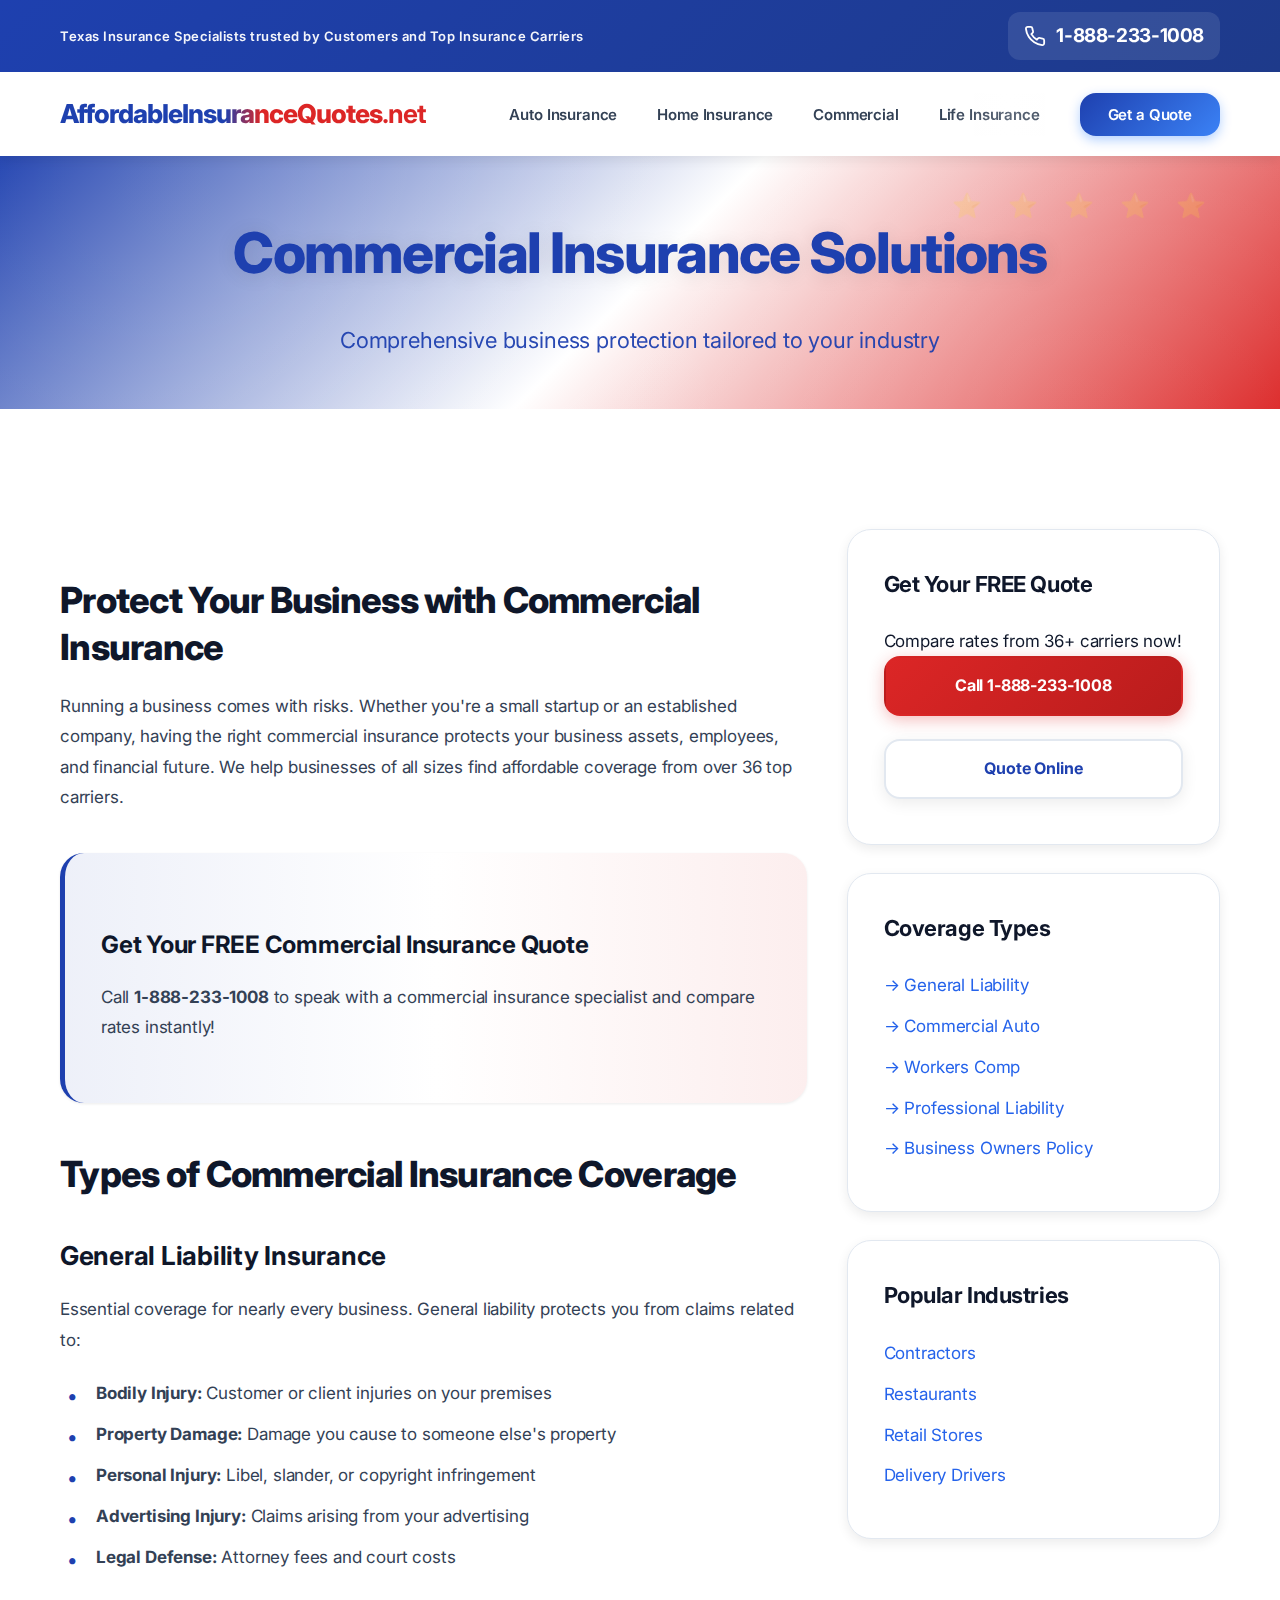
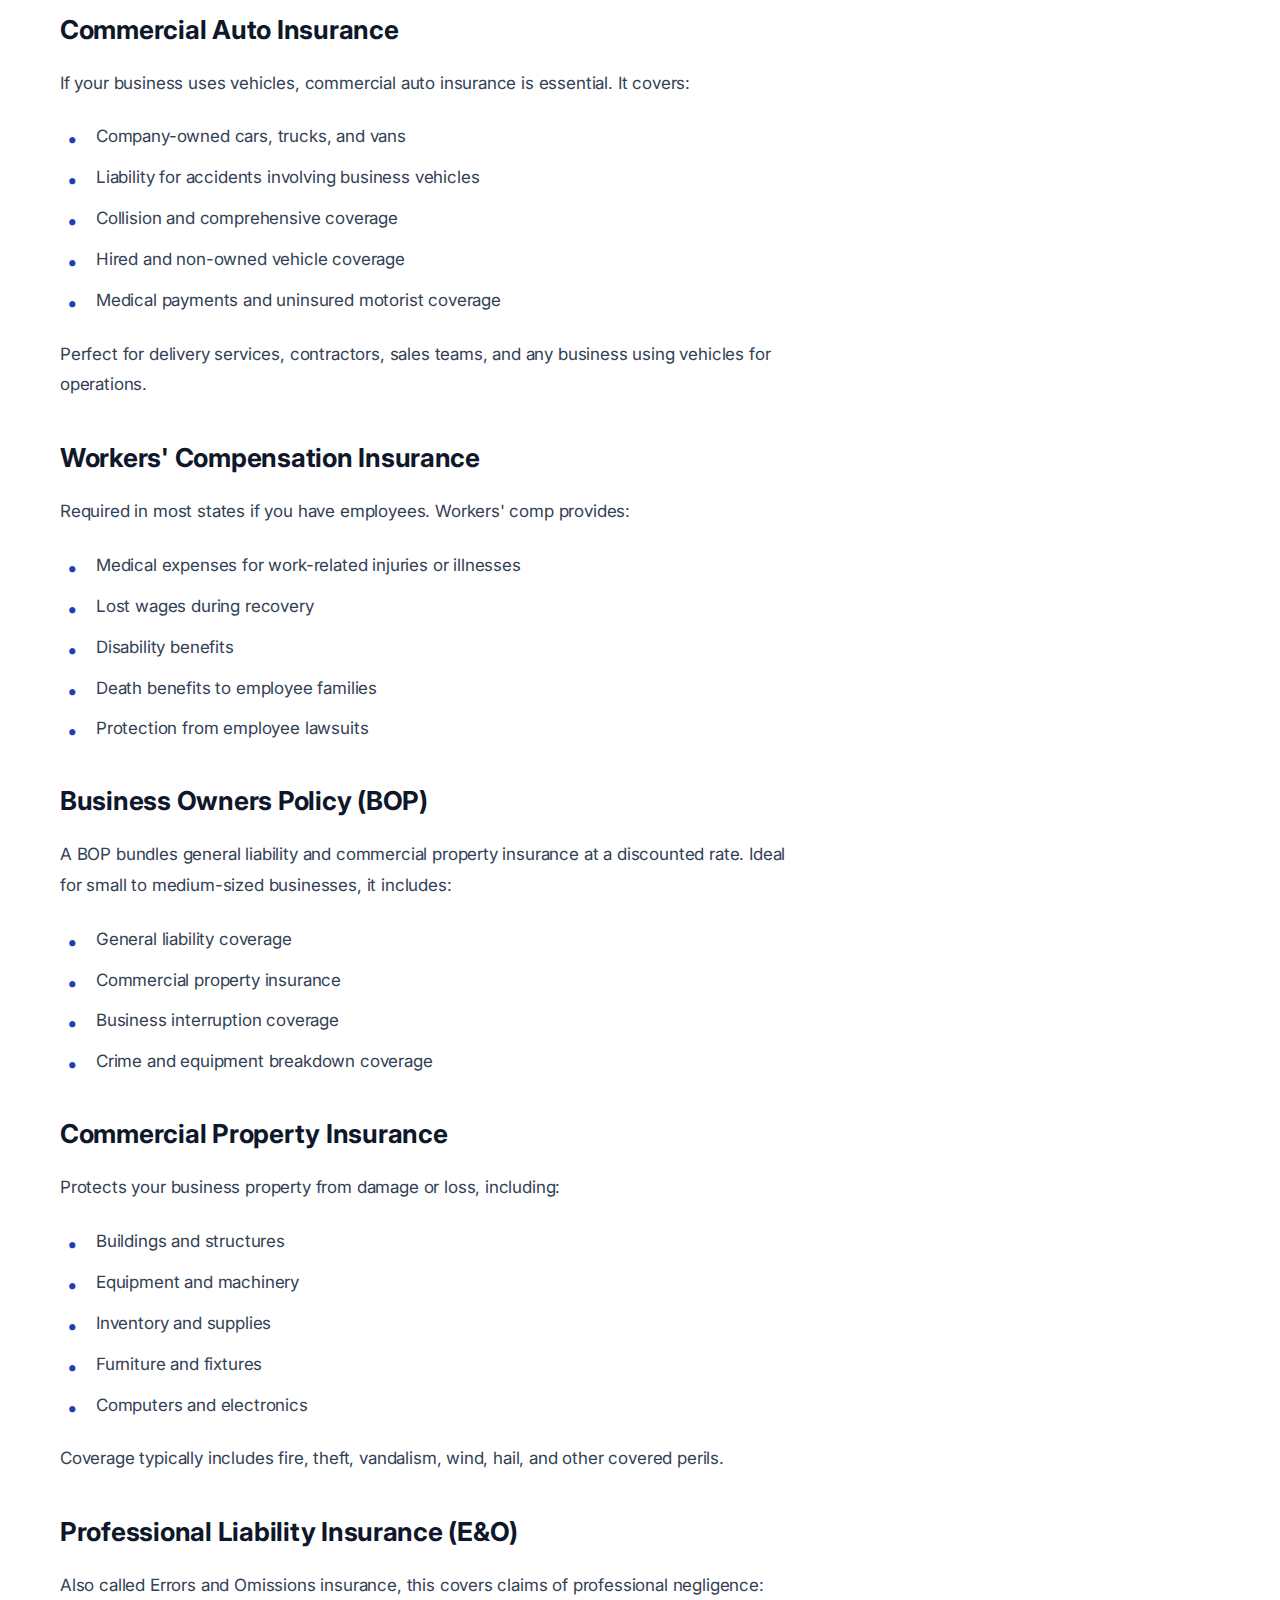
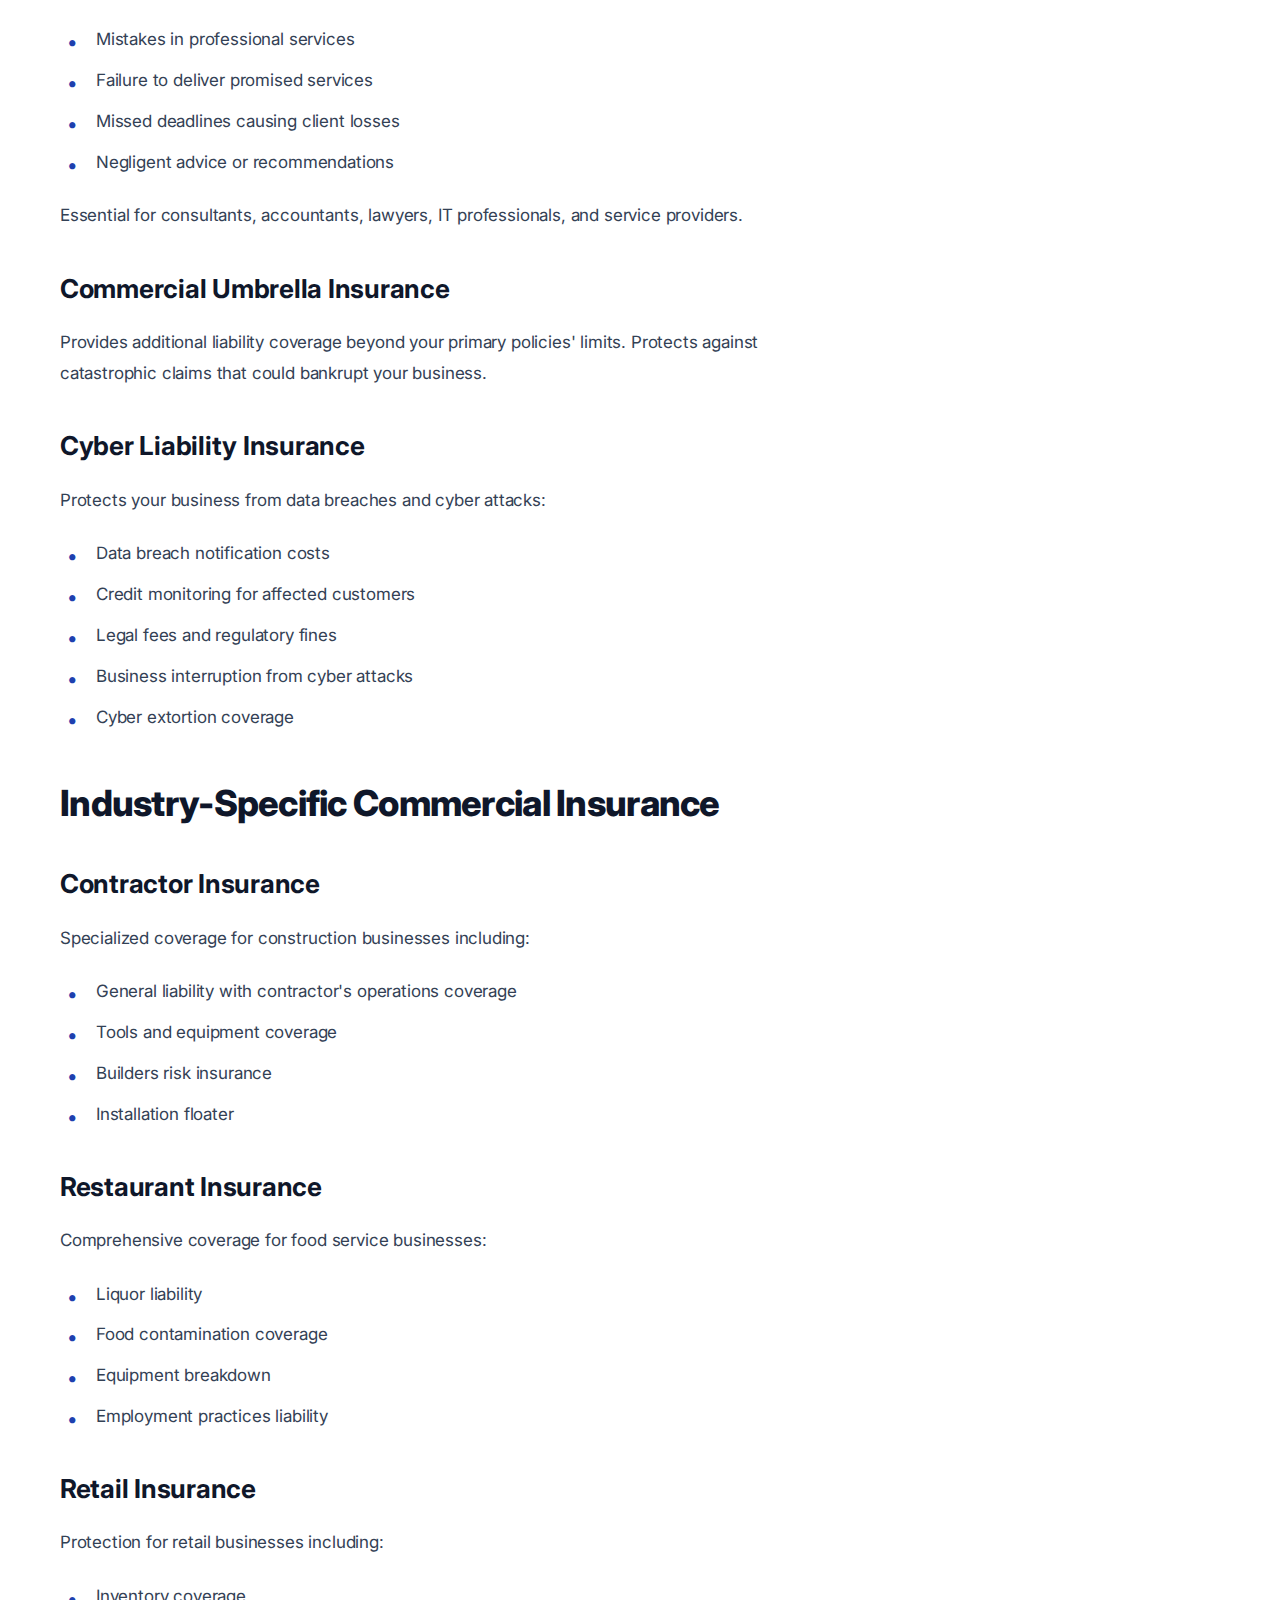
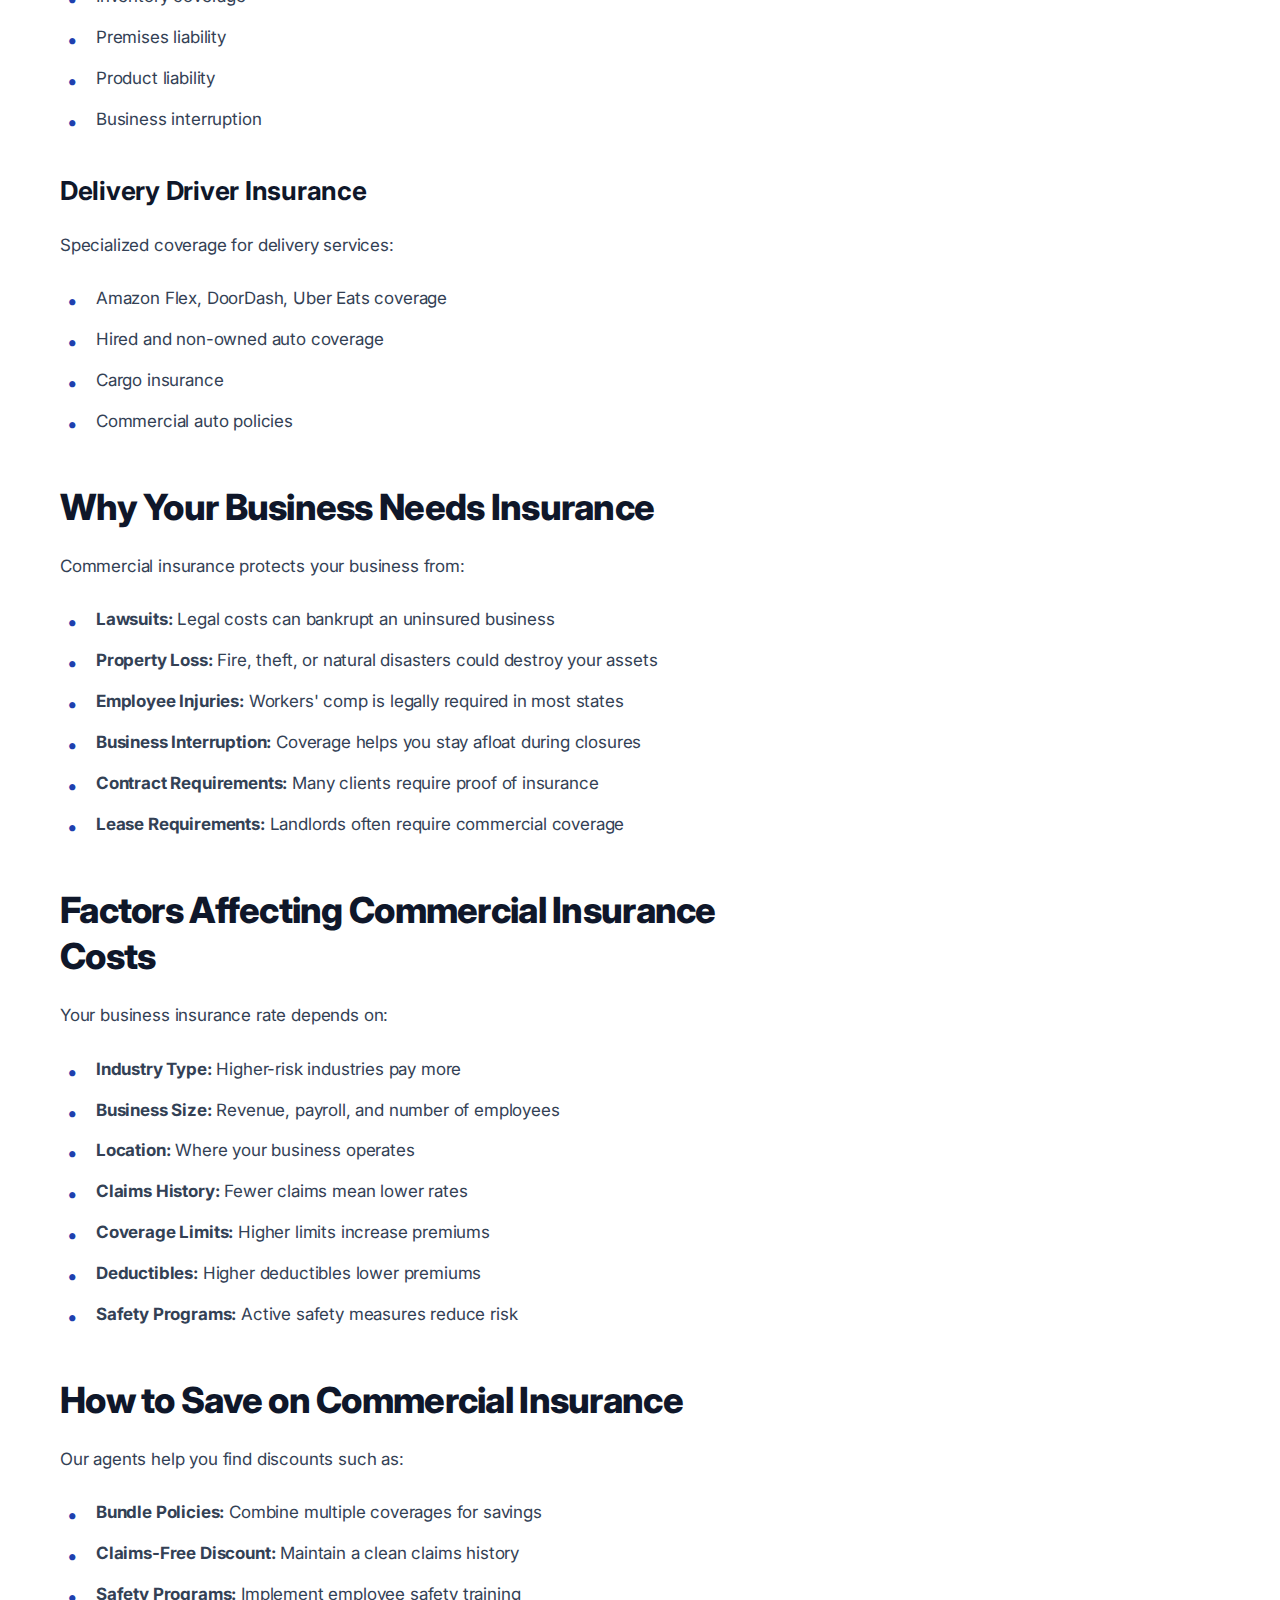
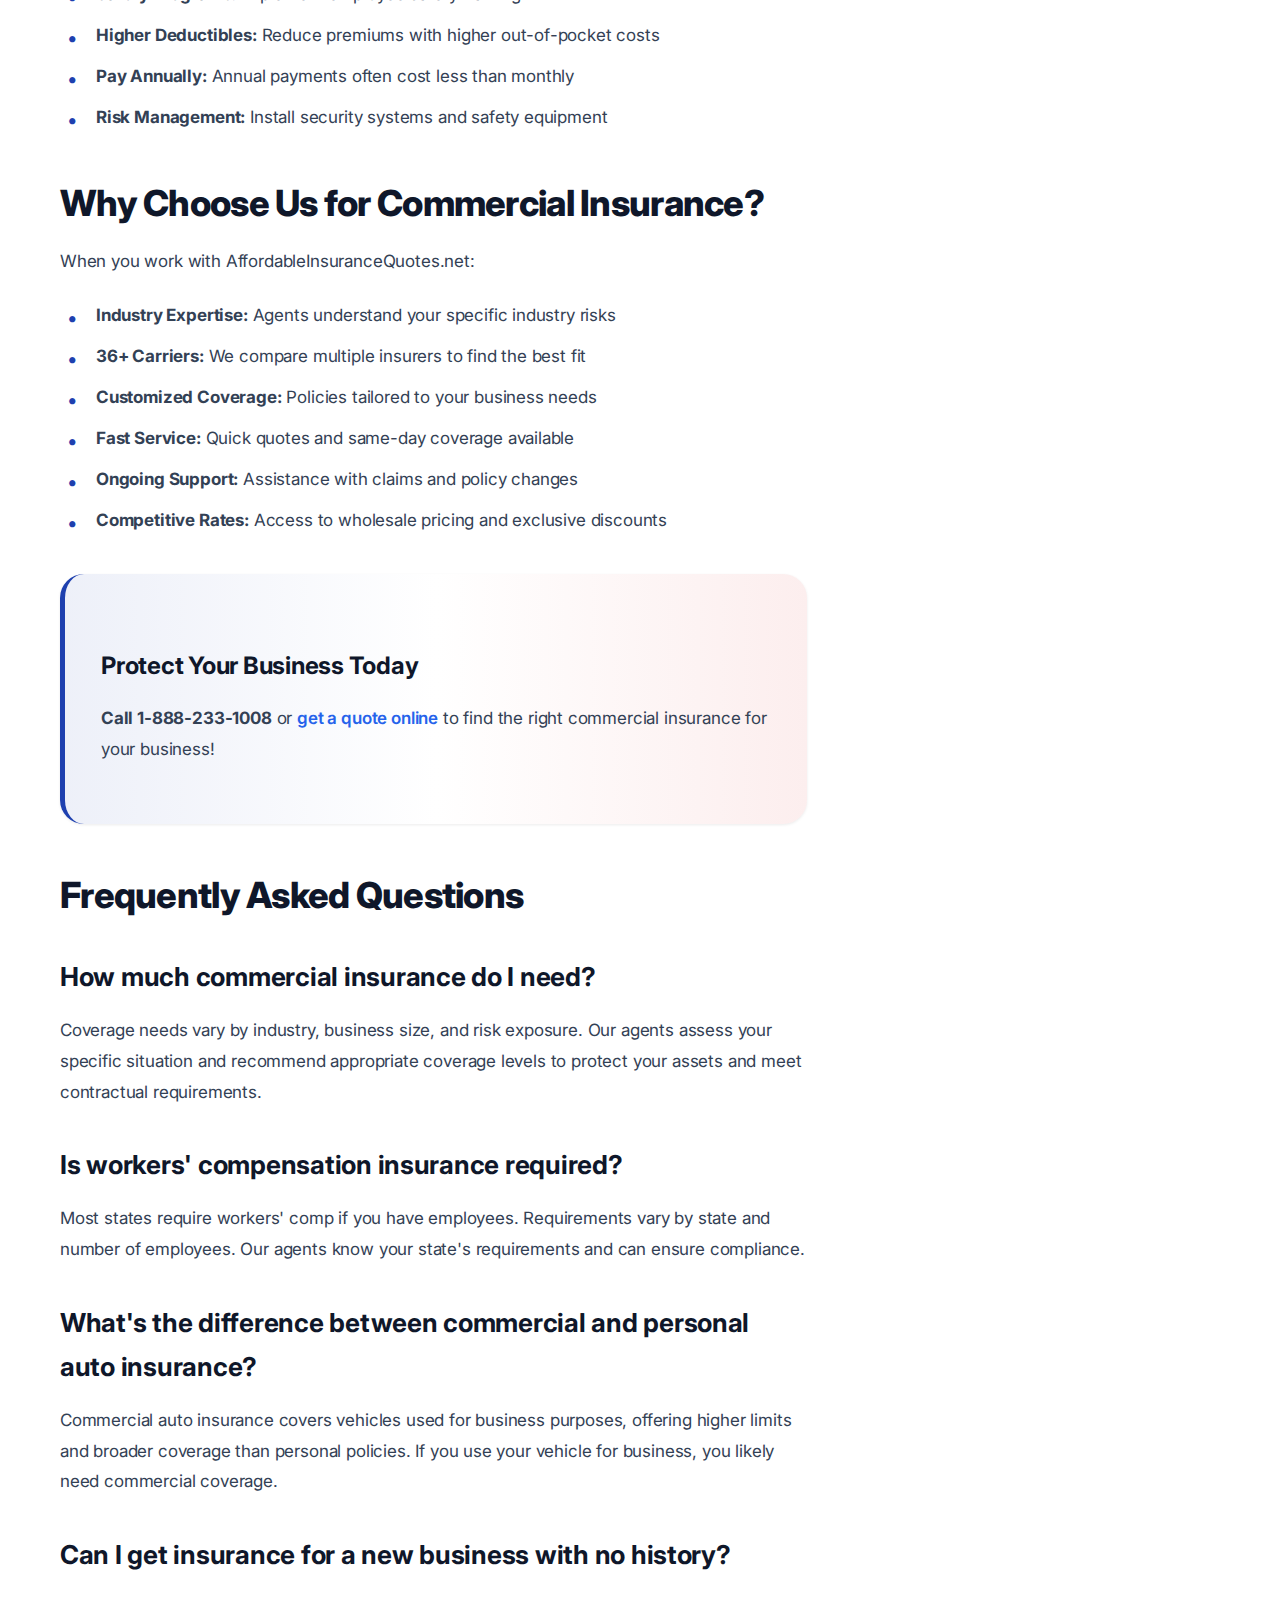
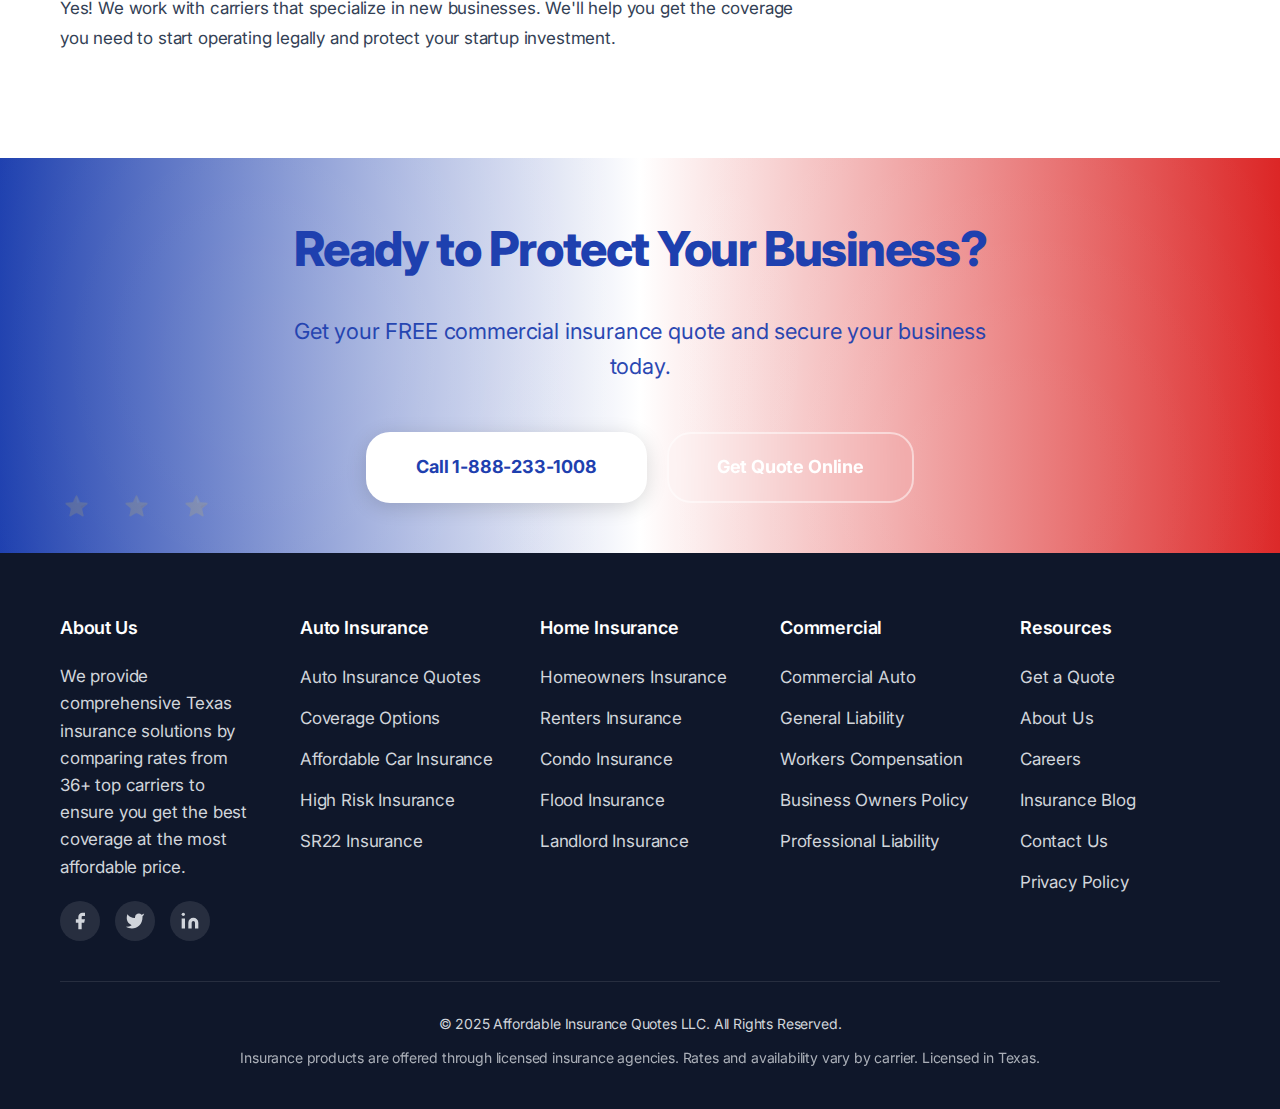
<file: commercial-insurance.html>
<!DOCTYPE html>
<html lang="en">
<head>
    <!-- Google tag (gtag.js) -->
    <script async src="https://www.googletagmanager.com/gtag/js?id=G-XC4GF1Q4NN"></script>

    <script>
      window.dataLayer = window.dataLayer || [];
      function gtag(){dataLayer.push(arguments);}
      gtag('js', new Date());

      // 1. Google Analytics 4 (GA4) Base Tracking
      gtag('config', 'G-XC4GF1Q4NN');

      // 2. Google Ads Base Tracking (for remarketing)
      gtag('config', 'AW-17706338773');
    </script>
    <script>
    function gtag_report_conversion(url) {
      var callback = function () {
        if (typeof(url) != 'undefined') {
          window.location = url;
        }
      };
      gtag('event', 'conversion', {
          'send_to': 'AW-17706338773/6nNNCISNk70bENWThftB',
          'event_callback': callback
      });
      return false;
    }
    (function() {
      function bindTelConversionTracking() {
        document.addEventListener('click', function (e) {
          var anchor = e.target.closest && e.target.closest('a[href^="tel:"]');
          if (anchor) {
            var href = anchor.getAttribute('href');
            var result = gtag_report_conversion(href);
            if (result === false) {
              e.preventDefault();
            }
          }
        });
      }
      if (document.readyState === 'loading') {
        document.addEventListener('DOMContentLoaded', bindTelConversionTracking);
      } else {
        bindTelConversionTracking();
      }
    })();
    </script>
    <meta charset="UTF-8">
    <meta name="viewport" content="width=device-width, initial-scale=1.0">
    <meta name="description" content="Protect your business with commercial insurance. Coverage for commercial auto, general liability, workers comp, and more. Get FREE quotes. Call 1-888-233-1008.">
    <meta name="keywords" content="commercial insurance, business insurance, general liability, workers compensation, commercial auto insurance">
    <title>Commercial Insurance for Businesses | Affordable Business Coverage</title>
    <link rel="canonical" href="https://www.affordableinsurancequotes.net/commercial-insurance.html">
    
    <!-- Favicon -->
    <link rel="apple-touch-icon" sizes="180x180" href="/images/apple-touch-icon.png">
    <link rel="icon" type="image/png" sizes="32x32" href="/images/favicon-32x32.png">
    <link rel="icon" type="image/png" sizes="16x16" href="/images/favicon-16x16.png">
    <link rel="manifest" href="/images/site.webmanifest">
    
    <link rel="stylesheet" href="css/styles.css">
    <link href="https://fonts.googleapis.com/css2?family=Inter:wght@300;400;500;600;700;800&display=swap" rel="stylesheet">
    
    <script type="application/ld+json">
    {
      "@context": "https://schema.org",
      "@type": "Service",
      "serviceType": "Commercial Insurance",
      "provider": {
        "@type": "InsuranceAgency",
        "name": "Affordable Insurance Quotes LLC",
        "telephone": "+18882331008"
      },
      "areaServed": "US"
    }
    </script>
</head>
<body>
    <header class="site-header">
        <div class="top-bar">
            <div class="container">
                <div class="top-bar-content">
                    <span class="tagline">Texas Insurance Specialists trusted by Customers and Top Insurance Carriers</span>
                    <a href="tel:18882331008" class="phone-link">
                        <svg class="phone-icon" viewBox="0 0 24 24" fill="none" stroke="currentColor" stroke-width="2">
                            <path d="M22 16.92v3a2 2 0 0 1-2.18 2 19.79 19.79 0 0 1-8.63-3.07 19.5 19.5 0 0 1-6-6 19.79 19.79 0 0 1-3.07-8.67A2 2 0 0 1 4.11 2h3a2 2 0 0 1 2 1.72 12.84 12.84 0 0 0 .7 2.81 2 2 0 0 1-.45 2.11L8.09 9.91a16 16 0 0 0 6 6l1.27-1.27a2 2 0 0 1 2.11-.45 12.84 12.84 0 0 0 2.81.7A2 2 0 0 1 22 16.92z"></path>
                        </svg>
                        <span class="phone-number">1-888-233-1008</span>
                    </a>
                </div>
            </div>
        </div>
        <nav class="main-nav">
            <div class="container">
                <div class="nav-content">
                    <a href="index.html" class="logo">
                        <h1>AffordableInsuranceQuotes<span>.net</span></h1>
                    </a>
                    <button class="mobile-menu-toggle" aria-label="Toggle menu">
                        <span></span>
                        <span></span>
                        <span></span>
                    </button>
                    <ul class="nav-menu">
                        <li><a href="auto-insurance.html">Auto Insurance</a></li>
                        <li><a href="home-insurance.html">Home Insurance</a></li>
                        <li><a href="commercial-insurance.html">Commercial</a></li>
                        <li><a href="life-insurance.html">Life Insurance</a></li>
                        <li><a href="get-quote.html#get-quote-form" class="btn-primary-nav">Get a Quote</a></li>
                    </ul>
                </div>
            </div>
        </nav>
    </header>

    <div class="page-header">
        <div class="container">
            <h1>Commercial Insurance Solutions</h1>
            <p>Comprehensive business protection tailored to your industry</p>
        </div>
    </div>

    <section id="commercial-insurance-overview" class="content-section">
        <div class="container">
            <div class="content-grid">
                <div class="main-content">
                    <h2 id="commercial-overview">Protect Your Business with Commercial Insurance</h2>
                    <p>Running a business comes with risks. Whether you're a small startup or an established company, having the right commercial insurance protects your business assets, employees, and financial future. We help businesses of all sizes find affordable coverage from over 36 top carriers.</p>
                    
                    <div class="highlight-box">
                        <h3>Get Your FREE Commercial Insurance Quote</h3>
                        <p>Call <strong>1-888-233-1008</strong> to speak with a commercial insurance specialist and compare rates instantly!</p>
                    </div>

                    <h2 id="commercial-coverage-options">Types of Commercial Insurance Coverage</h2>
                    
                    <h3 id="commercial-general-liability">General Liability Insurance</h3>
                    <p>Essential coverage for nearly every business. General liability protects you from claims related to:</p>
                    <ul>
                        <li><strong>Bodily Injury:</strong> Customer or client injuries on your premises</li>
                        <li><strong>Property Damage:</strong> Damage you cause to someone else's property</li>
                        <li><strong>Personal Injury:</strong> Libel, slander, or copyright infringement</li>
                        <li><strong>Advertising Injury:</strong> Claims arising from your advertising</li>
                        <li><strong>Legal Defense:</strong> Attorney fees and court costs</li>
                    </ul>

                    <h3 id="commercial-auto">Commercial Auto Insurance</h3>
                    <p>If your business uses vehicles, commercial auto insurance is essential. It covers:</p>
                    <ul>
                        <li>Company-owned cars, trucks, and vans</li>
                        <li>Liability for accidents involving business vehicles</li>
                        <li>Collision and comprehensive coverage</li>
                        <li>Hired and non-owned vehicle coverage</li>
                        <li>Medical payments and uninsured motorist coverage</li>
                    </ul>
                    <p>Perfect for delivery services, contractors, sales teams, and any business using vehicles for operations.</p>

                    <h3 id="commercial-workers-comp">Workers' Compensation Insurance</h3>
                    <p>Required in most states if you have employees. Workers' comp provides:</p>
                    <ul>
                        <li>Medical expenses for work-related injuries or illnesses</li>
                        <li>Lost wages during recovery</li>
                        <li>Disability benefits</li>
                        <li>Death benefits to employee families</li>
                        <li>Protection from employee lawsuits</li>
                    </ul>

                    <h3 id="commercial-bop">Business Owners Policy (BOP)</h3>
                    <p>A BOP bundles general liability and commercial property insurance at a discounted rate. Ideal for small to medium-sized businesses, it includes:</p>
                    <ul>
                        <li>General liability coverage</li>
                        <li>Commercial property insurance</li>
                        <li>Business interruption coverage</li>
                        <li>Crime and equipment breakdown coverage</li>
                    </ul>

                    <h3 id="commercial-property">Commercial Property Insurance</h3>
                    <p>Protects your business property from damage or loss, including:</p>
                    <ul>
                        <li>Buildings and structures</li>
                        <li>Equipment and machinery</li>
                        <li>Inventory and supplies</li>
                        <li>Furniture and fixtures</li>
                        <li>Computers and electronics</li>
                    </ul>
                    <p>Coverage typically includes fire, theft, vandalism, wind, hail, and other covered perils.</p>

                    <h3 id="commercial-professional-liability">Professional Liability Insurance (E&O)</h3>
                    <p>Also called Errors and Omissions insurance, this covers claims of professional negligence:</p>
                    <ul>
                        <li>Mistakes in professional services</li>
                        <li>Failure to deliver promised services</li>
                        <li>Missed deadlines causing client losses</li>
                        <li>Negligent advice or recommendations</li>
                    </ul>
                    <p>Essential for consultants, accountants, lawyers, IT professionals, and service providers.</p>

                    <h3 id="commercial-umbrella">Commercial Umbrella Insurance</h3>
                    <p>Provides additional liability coverage beyond your primary policies' limits. Protects against catastrophic claims that could bankrupt your business.</p>

                    <h3 id="commercial-cyber">Cyber Liability Insurance</h3>
                    <p>Protects your business from data breaches and cyber attacks:</p>
                    <ul>
                        <li>Data breach notification costs</li>
                        <li>Credit monitoring for affected customers</li>
                        <li>Legal fees and regulatory fines</li>
                        <li>Business interruption from cyber attacks</li>
                        <li>Cyber extortion coverage</li>
                    </ul>

                    <h2 id="commercial-industry-coverage">Industry-Specific Commercial Insurance</h2>
                    
                    <h3 id="commercial-contractors">Contractor Insurance</h3>
                    <p>Specialized coverage for construction businesses including:</p>
                    <ul>
                        <li>General liability with contractor's operations coverage</li>
                        <li>Tools and equipment coverage</li>
                        <li>Builders risk insurance</li>
                        <li>Installation floater</li>
                    </ul>

                    <h3 id="commercial-restaurants">Restaurant Insurance</h3>
                    <p>Comprehensive coverage for food service businesses:</p>
                    <ul>
                        <li>Liquor liability</li>
                        <li>Food contamination coverage</li>
                        <li>Equipment breakdown</li>
                        <li>Employment practices liability</li>
                    </ul>

                    <h3 id="commercial-retail">Retail Insurance</h3>
                    <p>Protection for retail businesses including:</p>
                    <ul>
                        <li>Inventory coverage</li>
                        <li>Premises liability</li>
                        <li>Product liability</li>
                        <li>Business interruption</li>
                    </ul>

                    <h3 id="commercial-delivery">Delivery Driver Insurance</h3>
                    <p>Specialized coverage for delivery services:</p>
                    <ul>
                        <li>Amazon Flex, DoorDash, Uber Eats coverage</li>
                        <li>Hired and non-owned auto coverage</li>
                        <li>Cargo insurance</li>
                        <li>Commercial auto policies</li>
                    </ul>

                    <h2 id="commercial-why-need">Why Your Business Needs Insurance</h2>
                    <p>Commercial insurance protects your business from:</p>
                    <ul>
                        <li><strong>Lawsuits:</strong> Legal costs can bankrupt an uninsured business</li>
                        <li><strong>Property Loss:</strong> Fire, theft, or natural disasters could destroy your assets</li>
                        <li><strong>Employee Injuries:</strong> Workers' comp is legally required in most states</li>
                        <li><strong>Business Interruption:</strong> Coverage helps you stay afloat during closures</li>
                        <li><strong>Contract Requirements:</strong> Many clients require proof of insurance</li>
                        <li><strong>Lease Requirements:</strong> Landlords often require commercial coverage</li>
                    </ul>

                    <h2 id="commercial-rate-factors">Factors Affecting Commercial Insurance Costs</h2>
                    <p>Your business insurance rate depends on:</p>
                    <ul>
                        <li><strong>Industry Type:</strong> Higher-risk industries pay more</li>
                        <li><strong>Business Size:</strong> Revenue, payroll, and number of employees</li>
                        <li><strong>Location:</strong> Where your business operates</li>
                        <li><strong>Claims History:</strong> Fewer claims mean lower rates</li>
                        <li><strong>Coverage Limits:</strong> Higher limits increase premiums</li>
                        <li><strong>Deductibles:</strong> Higher deductibles lower premiums</li>
                        <li><strong>Safety Programs:</strong> Active safety measures reduce risk</li>
                    </ul>

                    <h2 id="commercial-savings">How to Save on Commercial Insurance</h2>
                    <p>Our agents help you find discounts such as:</p>
                    <ul>
                        <li><strong>Bundle Policies:</strong> Combine multiple coverages for savings</li>
                        <li><strong>Claims-Free Discount:</strong> Maintain a clean claims history</li>
                        <li><strong>Safety Programs:</strong> Implement employee safety training</li>
                        <li><strong>Higher Deductibles:</strong> Reduce premiums with higher out-of-pocket costs</li>
                        <li><strong>Pay Annually:</strong> Annual payments often cost less than monthly</li>
                        <li><strong>Risk Management:</strong> Install security systems and safety equipment</li>
                    </ul>

                    <h2 id="commercial-why-choose">Why Choose Us for Commercial Insurance?</h2>
                    <p>When you work with AffordableInsuranceQuotes.net:</p>
                    <ul>
                        <li><strong>Industry Expertise:</strong> Agents understand your specific industry risks</li>
                        <li><strong>36+ Carriers:</strong> We compare multiple insurers to find the best fit</li>
                        <li><strong>Customized Coverage:</strong> Policies tailored to your business needs</li>
                        <li><strong>Fast Service:</strong> Quick quotes and same-day coverage available</li>
                        <li><strong>Ongoing Support:</strong> Assistance with claims and policy changes</li>
                        <li><strong>Competitive Rates:</strong> Access to wholesale pricing and exclusive discounts</li>
                    </ul>

                    <div class="highlight-box">
                        <h3>Protect Your Business Today</h3>
                        <p><strong>Call 1-888-233-1008</strong> or <a href="get-quote.html#get-quote-form" style="color: #2563eb; font-weight: 600;">get a quote online</a> to find the right commercial insurance for your business!</p>
                    </div>

                    <h2 id="commercial-faq">Frequently Asked Questions</h2>
                    
                    <h3>How much commercial insurance do I need?</h3>
                    <p>Coverage needs vary by industry, business size, and risk exposure. Our agents assess your specific situation and recommend appropriate coverage levels to protect your assets and meet contractual requirements.</p>

                    <h3>Is workers' compensation insurance required?</h3>
                    <p>Most states require workers' comp if you have employees. Requirements vary by state and number of employees. Our agents know your state's requirements and can ensure compliance.</p>

                    <h3>What's the difference between commercial and personal auto insurance?</h3>
                    <p>Commercial auto insurance covers vehicles used for business purposes, offering higher limits and broader coverage than personal policies. If you use your vehicle for business, you likely need commercial coverage.</p>

                    <h3>Can I get insurance for a new business with no history?</h3>
                    <p>Yes! We work with carriers that specialize in new businesses. We'll help you get the coverage you need to start operating legally and protect your startup investment.</p>
                </div>

                <aside class="sidebar">
                    <div class="sidebar-widget">
                        <h3>Get Your FREE Quote</h3>
                        <p>Compare rates from 36+ carriers now!</p>
                        <a href="tel:18882331008" class="btn btn-primary" style="width: 100%; margin-bottom: 15px;">Call 1-888-233-1008</a>
                        <a href="get-quote.html#get-quote-form" class="btn btn-secondary" style="width: 100%;">Quote Online</a>
                    </div>

                    <div class="sidebar-widget">
                        <h3>Coverage Types</h3>
                        <ul style="list-style: none; padding: 0;">
                            <li style="margin-bottom: 12px;"><a href="#commercial-general-liability" style="color: #2563eb;">→ General Liability</a></li>
                            <li style="margin-bottom: 12px;"><a href="#commercial-auto" style="color: #2563eb;">→ Commercial Auto</a></li>
                            <li style="margin-bottom: 12px;"><a href="#commercial-workers-comp" style="color: #2563eb;">→ Workers Comp</a></li>
                            <li style="margin-bottom: 12px;"><a href="#commercial-professional-liability" style="color: #2563eb;">→ Professional Liability</a></li>
                            <li style="margin-bottom: 12px;"><a href="#commercial-bop" style="color: #2563eb;">→ Business Owners Policy</a></li>
                        </ul>
                    </div>

                    <div class="sidebar-widget">
                        <h3>Popular Industries</h3>
                        <ul style="list-style: none; padding: 0;">
                            <li style="margin-bottom: 12px;"><a href="#commercial-contractors" style="color: #2563eb;">Contractors</a></li>
                            <li style="margin-bottom: 12px;"><a href="#commercial-restaurants" style="color: #2563eb;">Restaurants</a></li>
                            <li style="margin-bottom: 12px;"><a href="#commercial-retail" style="color: #2563eb;">Retail Stores</a></li>
                            <li style="margin-bottom: 12px;"><a href="#commercial-delivery" style="color: #2563eb;">Delivery Drivers</a></li>
                        </ul>
                    </div>
                </aside>
            </div>
        </div>
    </section>

    <section id="commercial-insurance-cta" class="cta-section">
        <div class="container">
            <h2>Ready to Protect Your Business?</h2>
            <p>Get your FREE commercial insurance quote and secure your business today.</p>
            <div class="cta-buttons">
                <a href="tel:18882331008" class="btn btn-large btn-light">Call 1-888-233-1008</a>
                <a href="get-quote.html#get-quote-form" class="btn btn-large btn-outline-light">Get Quote Online</a>
            </div>
        </div>
    </section>

    <footer class="site-footer">
        <div class="container">
            <div class="footer-grid">
                <div class="footer-column">
                    <h4>About Us</h4>
                    <p>We provide comprehensive Texas insurance solutions by comparing rates from 36+ top carriers to ensure you get the best coverage at the most affordable price.</p>
                    <div class="social-links">
                        <a href="#" aria-label="Facebook"><svg viewBox="0 0 24 24" fill="currentColor"><path d="M18 2h-3a5 5 0 0 0-5 5v3H7v4h3v8h4v-8h3l1-4h-4V7a1 1 0 0 1 1-1h3z"></path></svg></a>
                        <a href="#" aria-label="Twitter"><svg viewBox="0 0 24 24" fill="currentColor"><path d="M23 3a10.9 10.9 0 0 1-3.14 1.53 4.48 4.48 0 0 0-7.86 3v1A10.66 10.66 0 0 1 3 4s-4 9 5 13a11.64 11.64 0 0 1-7 2c9 5 20 0 20-11.5a4.5 4.5 0 0 0-.08-.83A7.72 7.72 0 0 0 23 3z"></path></svg></a>
                        <a href="#" aria-label="LinkedIn"><svg viewBox="0 0 24 24" fill="currentColor"><path d="M16 8a6 6 0 0 1 6 6v7h-4v-7a2 2 0 0 0-2-2 2 2 0 0 0-2 2v7h-4v-7a6 6 0 0 1 6-6z"></path><rect x="2" y="9" width="4" height="12"></rect><circle cx="4" cy="4" r="2"></circle></svg></a>
                    </div>
                </div>
                <div class="footer-column">
                    <h4>Auto Insurance</h4>
                    <ul>
                        <li><a href="auto-insurance.html#auto-insurance-quotes">Auto Insurance Quotes</a></li>
                        <li><a href="auto-insurance.html#auto-coverage-options">Coverage Options</a></li>
                        <li><a href="auto-insurance.html#auto-saving-tips">Affordable Car Insurance</a></li>
                        <li><a href="auto-insurance.html#auto-high-risk">High Risk Insurance</a></li>
                        <li><a href="auto-insurance.html#auto-sr22">SR22 Insurance</a></li>
                    </ul>
                </div>
                <div class="footer-column">
                    <h4>Home Insurance</h4>
                    <ul>
                        <li><a href="home-insurance.html#home-insurance-quotes">Homeowners Insurance</a></li>
                        <li><a href="home-insurance.html#home-renters">Renters Insurance</a></li>
                        <li><a href="home-insurance.html#home-condo">Condo Insurance</a></li>
                        <li><a href="home-insurance.html#home-flood">Flood Insurance</a></li>
                        <li><a href="home-insurance.html#home-landlord">Landlord Insurance</a></li>
                    </ul>
                </div>
                <div class="footer-column">
                    <h4>Commercial</h4>
                    <ul>
                        <li><a href="commercial-insurance.html#commercial-auto">Commercial Auto</a></li>
                        <li><a href="commercial-insurance.html#commercial-general-liability">General Liability</a></li>
                        <li><a href="commercial-insurance.html#commercial-workers-comp">Workers Compensation</a></li>
                        <li><a href="commercial-insurance.html#commercial-bop">Business Owners Policy</a></li>
                        <li><a href="commercial-insurance.html#commercial-professional-liability">Professional Liability</a></li>
                    </ul>
                </div>
                <div class="footer-column">
                    <h4>Resources</h4>
                    <ul>
                        <li><a href="get-quote.html#get-quote-form">Get a Quote</a></li>
                        <li><a href="about.html#about-overview">About Us</a></li>
                        <li><a href="careers.html#careers-overview">Careers</a></li>
                        <li><a href="index.html#hero">Insurance Blog</a></li>
                        <li><a href="contact.html#contact-overview">Contact Us</a></li>
                        <li><a href="privacy-policy.html#privacy-overview">Privacy Policy</a></li>
                    </ul>
                </div>
            </div>
            <div class="footer-bottom">
                <p>&copy; 2025 Affordable Insurance Quotes LLC. All Rights Reserved.</p>
                <p class="disclaimer">Insurance products are offered through licensed insurance agencies. Rates and availability vary by carrier. Licensed in Texas.</p>
            </div>
        </div>
    </footer>

    <script src="js/main.js"></script>
</body>
</html>
</file>
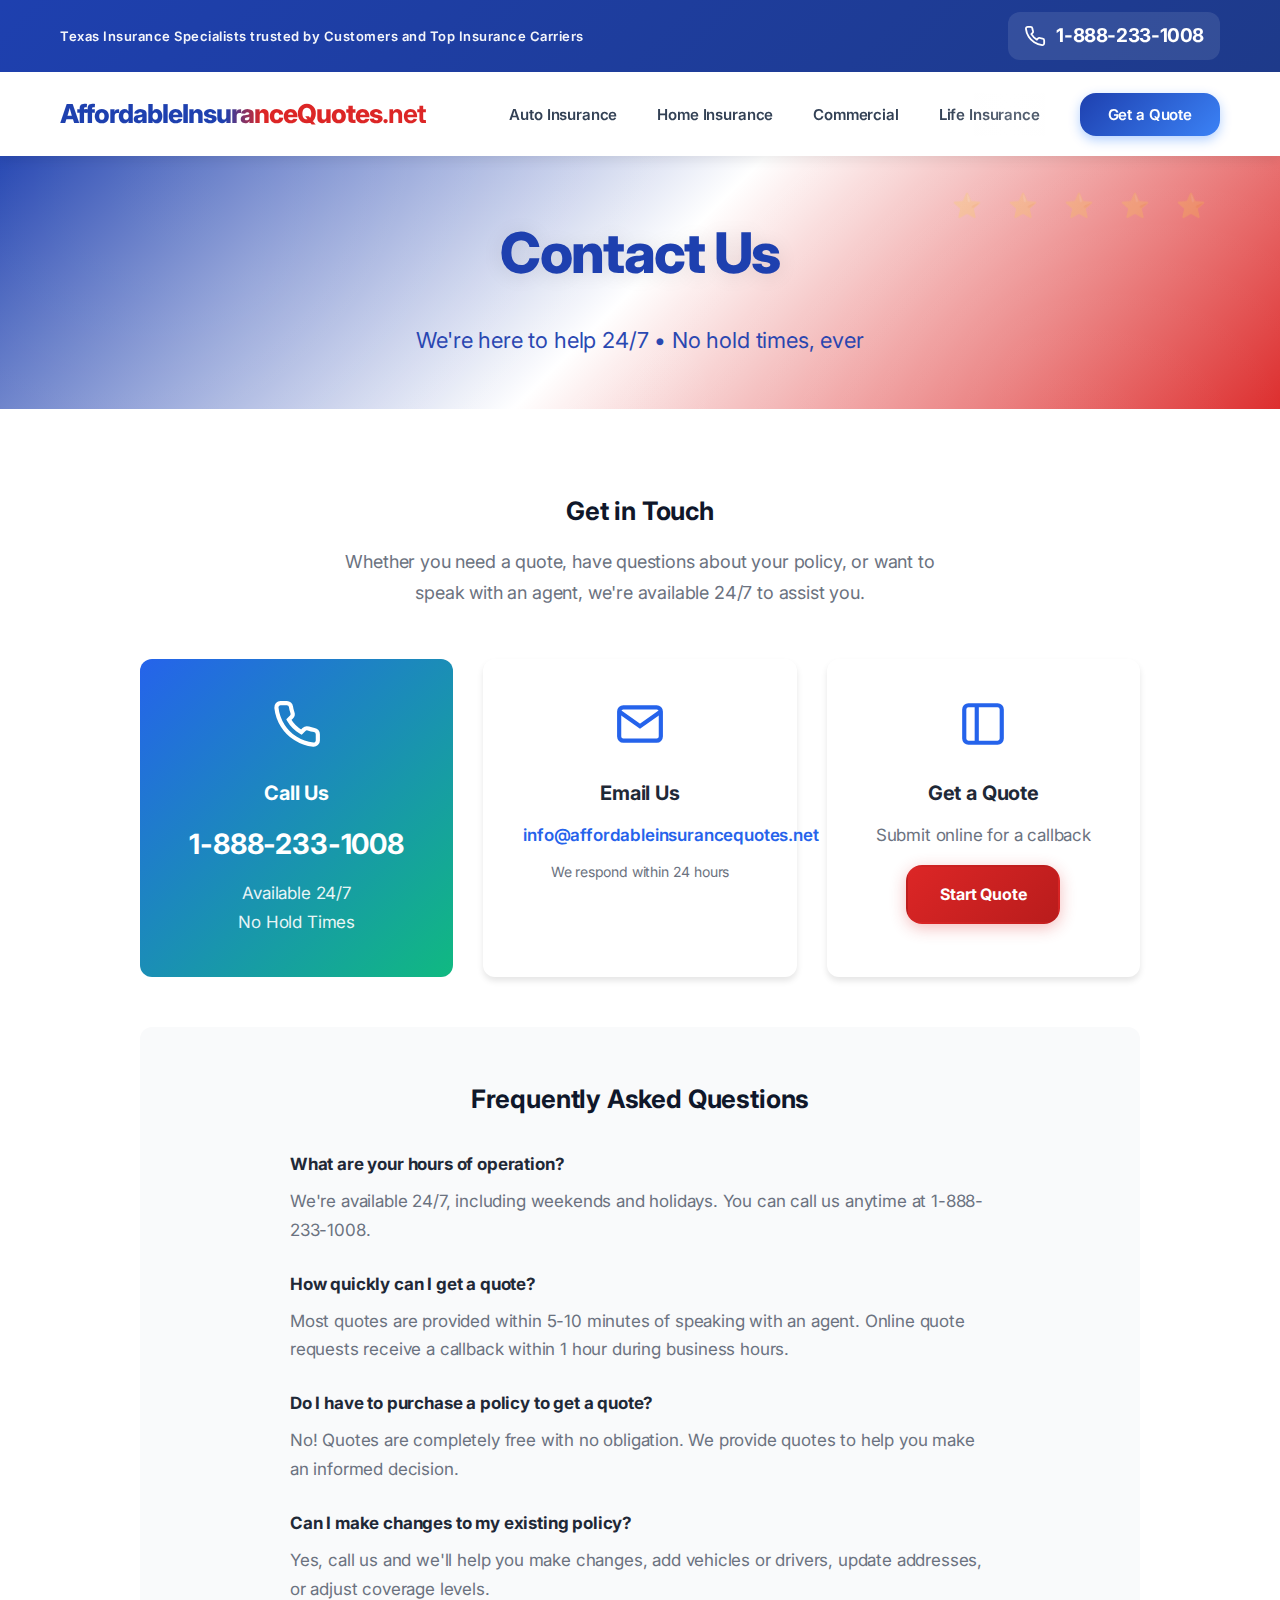
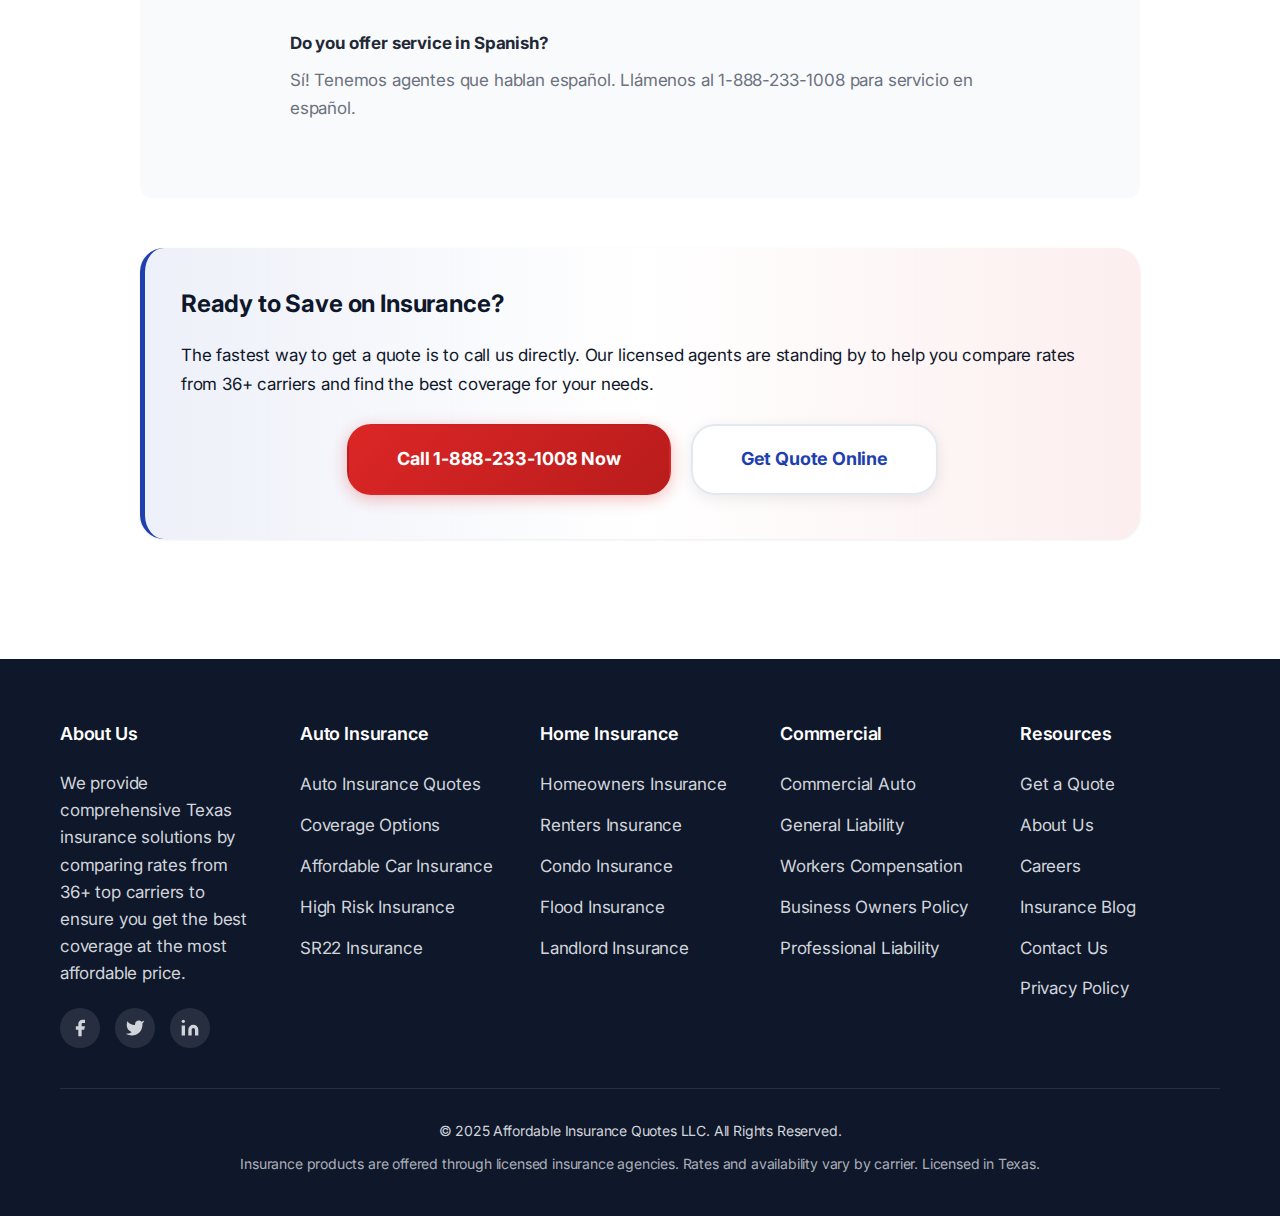
<file: contact.html>
<!DOCTYPE html>
<html lang="en">
<head>
    <!-- Google tag (gtag.js) -->
    <script async src="https://www.googletagmanager.com/gtag/js?id=G-XC4GF1Q4NN"></script>

    <script>
      window.dataLayer = window.dataLayer || [];
      function gtag(){dataLayer.push(arguments);}
      gtag('js', new Date());

      // 1. Google Analytics 4 (GA4) Base Tracking
      gtag('config', 'G-XC4GF1Q4NN');

      // 2. Google Ads Base Tracking (for remarketing)
      gtag('config', 'AW-17706338773');
    </script>
    <script>
    function gtag_report_conversion(url) {
      var callback = function () {
        if (typeof(url) != 'undefined') {
          window.location = url;
        }
      };
      gtag('event', 'conversion', {
          'send_to': 'AW-17706338773/6nNNCISNk70bENWThftB',
          'event_callback': callback
      });
      return false;
    }
    (function() {
      function bindTelConversionTracking() {
        document.addEventListener('click', function (e) {
          var anchor = e.target.closest && e.target.closest('a[href^="tel:"]');
          if (anchor) {
            var href = anchor.getAttribute('href');
            var result = gtag_report_conversion(href);
            if (result === false) {
              e.preventDefault();
            }
          }
        });
      }
      if (document.readyState === 'loading') {
        document.addEventListener('DOMContentLoaded', bindTelConversionTracking);
      } else {
        bindTelConversionTracking();
      }
    })();
    </script>
    <meta charset="UTF-8">
    <meta name="viewport" content="width=device-width, initial-scale=1.0">
    <meta name="description" content="Contact Affordable Insurance Quotes LLC. Call 1-888-233-1008 for instant quotes. Available 24/7 with no hold times.">
    <title>Contact Us | Affordable Insurance Quotes LLC</title>
    <link rel="canonical" href="https://www.affordableinsurancequotes.net/contact.html">
    
    <!-- Favicon -->
    <link rel="apple-touch-icon" sizes="180x180" href="/images/apple-touch-icon.png">
    <link rel="icon" type="image/png" sizes="32x32" href="/images/favicon-32x32.png">
    <link rel="icon" type="image/png" sizes="16x16" href="/images/favicon-16x16.png">
    <link rel="manifest" href="/images/site.webmanifest">
    
    <link rel="stylesheet" href="css/styles.css">
    <link href="https://fonts.googleapis.com/css2?family=Inter:wght@300;400;500;600;700;800&display=swap" rel="stylesheet">
</head>
<body>
    <header class="site-header">
        <div class="top-bar">
            <div class="container">
                <div class="top-bar-content">
                    <span class="tagline">Texas Insurance Specialists trusted by Customers and Top Insurance Carriers</span>
                    <a href="tel:18882331008" class="phone-link">
                        <svg class="phone-icon" viewBox="0 0 24 24" fill="none" stroke="currentColor" stroke-width="2">
                            <path d="M22 16.92v3a2 2 0 0 1-2.18 2 19.79 19.79 0 0 1-8.63-3.07 19.5 19.5 0 0 1-6-6 19.79 19.79 0 0 1-3.07-8.67A2 2 0 0 1 4.11 2h3a2 2 0 0 1 2 1.72 12.84 12.84 0 0 0 .7 2.81 2 2 0 0 1-.45 2.11L8.09 9.91a16 16 0 0 0 6 6l1.27-1.27a2 2 0 0 1 2.11-.45 12.84 12.84 0 0 0 2.81.7A2 2 0 0 1 22 16.92z"></path>
                        </svg>
                        <span class="phone-number">1-888-233-1008</span>
                    </a>
                </div>
            </div>
        </div>
        <nav class="main-nav">
            <div class="container">
                <div class="nav-content">
                    <a href="index.html" class="logo">
                        <h1>AffordableInsuranceQuotes<span>.net</span></h1>
                    </a>
                    <button class="mobile-menu-toggle" aria-label="Toggle menu">
                        <span></span>
                        <span></span>
                        <span></span>
                    </button>
                    <ul class="nav-menu">
                        <li><a href="auto-insurance.html">Auto Insurance</a></li>
                        <li><a href="home-insurance.html">Home Insurance</a></li>
                        <li><a href="commercial-insurance.html">Commercial</a></li>
                        <li><a href="life-insurance.html">Life Insurance</a></li>
                        <li><a href="get-quote.html#get-quote-form" class="btn-primary-nav">Get a Quote</a></li>
                    </ul>
                </div>
            </div>
        </nav>
    </header>

    <div class="page-header">
        <div class="container">
            <h1>Contact Us</h1>
            <p>We're here to help 24/7 • No hold times, ever</p>
        </div>
    </div>

    <section id="contact-overview" class="content-section">
        <div class="container">
            <div style="max-width: 1000px; margin: 0 auto;">
                <div style="text-align: center; margin-bottom: 50px;">
                    <h2 id="contact-get-in-touch">Get in Touch</h2>
                    <p style="font-size: 18px; color: #6b7280; max-width: 600px; margin: 15px auto;">Whether you need a quote, have questions about your policy, or want to speak with an agent, we're available 24/7 to assist you.</p>
                </div>

                <div style="display: grid; grid-template-columns: repeat(auto-fit, minmax(280px, 1fr)); gap: 30px; margin-bottom: 50px;">
                    <div style="background: linear-gradient(135deg, #2563eb, #10b981); padding: 40px; border-radius: 12px; text-align: center; color: white;">
                        <svg style="width: 50px; height: 50px; margin: 0 auto 20px;" viewBox="0 0 24 24" fill="none" stroke="currentColor" stroke-width="2">
                            <path d="M22 16.92v3a2 2 0 0 1-2.18 2 19.79 19.79 0 0 1-8.63-3.07 19.5 19.5 0 0 1-6-6 19.79 19.79 0 0 1-3.07-8.67A2 2 0 0 1 4.11 2h3a2 2 0 0 1 2 1.72 12.84 12.84 0 0 0 .7 2.81 2 2 0 0 1-.45 2.11L8.09 9.91a16 16 0 0 0 6 6l1.27-1.27a2 2 0 0 1 2.11-.45 12.84 12.84 0 0 0 2.81.7A2 2 0 0 1 22 16.92z"></path>
                        </svg>
                        <h3 style="margin-bottom: 10px;">Call Us</h3>
                        <p style="font-size: 28px; font-weight: 700; margin-bottom: 10px;"><a href="tel:18882331008" style="color: white;">1-888-233-1008</a></p>
                        <p style="opacity: 0.9;">Available 24/7</p>
                        <p style="opacity: 0.9;">No Hold Times</p>
                    </div>

                    <div style="background: white; padding: 40px; border-radius: 12px; text-align: center; box-shadow: 0 4px 6px rgba(0,0,0,0.1);">
                        <svg style="width: 50px; height: 50px; margin: 0 auto 20px; color: #2563eb;" viewBox="0 0 24 24" fill="none" stroke="currentColor" stroke-width="2">
                            <path d="M4 4h16c1.1 0 2 .9 2 2v12c0 1.1-.9 2-2 2H4c-1.1 0-2-.9-2-2V6c0-1.1.9-2 2-2z"></path>
                            <polyline points="22,6 12,13 2,6"></polyline>
                        </svg>
                        <h3 style="margin-bottom: 10px; color: #1f2937;">Email Us</h3>
                        <p style="color: #2563eb; font-weight: 600; margin-bottom: 10px;">info@affordableinsurancequotes.net</p>
                        <p style="color: #6b7280; font-size: 14px;">We respond within 24 hours</p>
                    </div>

                    <div style="background: white; padding: 40px; border-radius: 12px; text-align: center; box-shadow: 0 4px 6px rgba(0,0,0,0.1);">
                        <svg style="width: 50px; height: 50px; margin: 0 auto 20px; color: #2563eb;" viewBox="0 0 24 24" fill="none" stroke="currentColor" stroke-width="2">
                            <rect x="3" y="3" width="18" height="18" rx="2" ry="2"></rect>
                            <line x1="9" y1="3" x2="9" y2="21"></line>
                        </svg>
                        <h3 style="margin-bottom: 10px; color: #1f2937;">Get a Quote</h3>
                        <p style="color: #6b7280; margin-bottom: 15px;">Submit online for a callback</p>
                        <a href="get-quote.html#get-quote-form" class="btn btn-primary">Start Quote</a>
                    </div>
                </div>

                <div style="background: #f9fafb; padding: 50px 40px; border-radius: 12px; margin-bottom: 50px;">
                    <h2 id="contact-faq" style="text-align: center; margin-bottom: 30px;">Frequently Asked Questions</h2>
                    <div style="max-width: 700px; margin: 0 auto;">
                        <div style="margin-bottom: 25px;">
                            <h4 style="color: #1f2937; margin-bottom: 8px;">What are your hours of operation?</h4>
                            <p style="color: #6b7280;">We're available 24/7, including weekends and holidays. You can call us anytime at 1-888-233-1008.</p>
                        </div>
                        <div style="margin-bottom: 25px;">
                            <h4 style="color: #1f2937; margin-bottom: 8px;">How quickly can I get a quote?</h4>
                            <p style="color: #6b7280;">Most quotes are provided within 5-10 minutes of speaking with an agent. Online quote requests receive a callback within 1 hour during business hours.</p>
                        </div>
                        <div style="margin-bottom: 25px;">
                            <h4 style="color: #1f2937; margin-bottom: 8px;">Do I have to purchase a policy to get a quote?</h4>
                            <p style="color: #6b7280;">No! Quotes are completely free with no obligation. We provide quotes to help you make an informed decision.</p>
                        </div>
                        <div style="margin-bottom: 25px;">
                            <h4 style="color: #1f2937; margin-bottom: 8px;">Can I make changes to my existing policy?</h4>
                            <p style="color: #6b7280;">Yes, call us and we'll help you make changes, add vehicles or drivers, update addresses, or adjust coverage levels.</p>
                        </div>
                        <div style="margin-bottom: 25px;">
                            <h4 style="color: #1f2937; margin-bottom: 8px;">Do you offer service in Spanish?</h4>
                            <p style="color: #6b7280;">Sí! Tenemos agentes que hablan español. Llámenos al 1-888-233-1008 para servicio en español.</p>
                        </div>
                    </div>
                </div>

                <div class="highlight-box">
                    <h3>Ready to Save on Insurance?</h3>
                    <p style="margin-bottom: 25px;">The fastest way to get a quote is to call us directly. Our licensed agents are standing by to help you compare rates from 36+ carriers and find the best coverage for your needs.</p>
                    <p style="text-align: center;">
                        <a href="tel:18882331008" class="btn btn-primary btn-large">Call 1-888-233-1008 Now</a>
                        <a href="get-quote.html#get-quote-form" class="btn btn-secondary btn-large" style="margin-left: 15px;">Get Quote Online</a>
                    </p>
                </div>
            </div>
        </div>
    </section>

    <footer class="site-footer">
        <div class="container">
            <div class="footer-grid">
                <div class="footer-column">
                    <h4>About Us</h4>
                    <p>We provide comprehensive Texas insurance solutions by comparing rates from 36+ top carriers to ensure you get the best coverage at the most affordable price.</p>
                    <div class="social-links">
                        <a href="#" aria-label="Facebook"><svg viewBox="0 0 24 24" fill="currentColor"><path d="M18 2h-3a5 5 0 0 0-5 5v3H7v4h3v8h4v-8h3l1-4h-4V7a1 1 0 0 1 1-1h3z"></path></svg></a>
                        <a href="#" aria-label="Twitter"><svg viewBox="0 0 24 24" fill="currentColor"><path d="M23 3a10.9 10.9 0 0 1-3.14 1.53 4.48 4.48 0 0 0-7.86 3v1A10.66 10.66 0 0 1 3 4s-4 9 5 13a11.64 11.64 0 0 1-7 2c9 5 20 0 20-11.5a4.5 4.5 0 0 0-.08-.83A7.72 7.72 0 0 0 23 3z"></path></svg></a>
                        <a href="#" aria-label="LinkedIn"><svg viewBox="0 0 24 24" fill="currentColor"><path d="M16 8a6 6 0 0 1 6 6v7h-4v-7a2 2 0 0 0-2-2 2 2 0 0 0-2 2v7h-4v-7a6 6 0 0 1 6-6z"></path><rect x="2" y="9" width="4" height="12"></rect><circle cx="4" cy="4" r="2"></circle></svg></a>
                    </div>
                </div>
                <div class="footer-column">
                    <h4>Auto Insurance</h4>
                    <ul>
                        <li><a href="auto-insurance.html#auto-insurance-quotes">Auto Insurance Quotes</a></li>
                        <li><a href="auto-insurance.html#auto-coverage-options">Coverage Options</a></li>
                        <li><a href="auto-insurance.html#auto-saving-tips">Affordable Car Insurance</a></li>
                        <li><a href="auto-insurance.html#auto-high-risk">High Risk Insurance</a></li>
                        <li><a href="auto-insurance.html#auto-sr22">SR22 Insurance</a></li>
                    </ul>
                </div>
                <div class="footer-column">
                    <h4>Home Insurance</h4>
                    <ul>
                        <li><a href="home-insurance.html#home-insurance-quotes">Homeowners Insurance</a></li>
                        <li><a href="home-insurance.html#home-renters">Renters Insurance</a></li>
                        <li><a href="home-insurance.html#home-condo">Condo Insurance</a></li>
                        <li><a href="home-insurance.html#home-flood">Flood Insurance</a></li>
                        <li><a href="home-insurance.html#home-landlord">Landlord Insurance</a></li>
                    </ul>
                </div>
                <div class="footer-column">
                    <h4>Commercial</h4>
                    <ul>
                        <li><a href="commercial-insurance.html#commercial-auto">Commercial Auto</a></li>
                        <li><a href="commercial-insurance.html#commercial-general-liability">General Liability</a></li>
                        <li><a href="commercial-insurance.html#commercial-workers-comp">Workers Compensation</a></li>
                        <li><a href="commercial-insurance.html#commercial-bop">Business Owners Policy</a></li>
                        <li><a href="commercial-insurance.html#commercial-professional-liability">Professional Liability</a></li>
                    </ul>
                </div>
                <div class="footer-column">
                    <h4>Resources</h4>
                    <ul>
                        <li><a href="get-quote.html#get-quote-form">Get a Quote</a></li>
                        <li><a href="about.html#about-overview">About Us</a></li>
                        <li><a href="careers.html#careers-overview">Careers</a></li>
                        <li><a href="index.html#hero">Insurance Blog</a></li>
                        <li><a href="contact.html#contact-overview">Contact Us</a></li>
                        <li><a href="privacy-policy.html#privacy-overview">Privacy Policy</a></li>
                    </ul>
                </div>
            </div>
            <div class="footer-bottom">
                <p>&copy; 2025 Affordable Insurance Quotes LLC. All Rights Reserved.</p>
                <p class="disclaimer">Insurance products are offered through licensed insurance agencies. Rates and availability vary by carrier. Licensed in Texas.</p>
            </div>
        </div>
    </footer>

    <script src="js/main.js"></script>
</body>
</html>
</file>
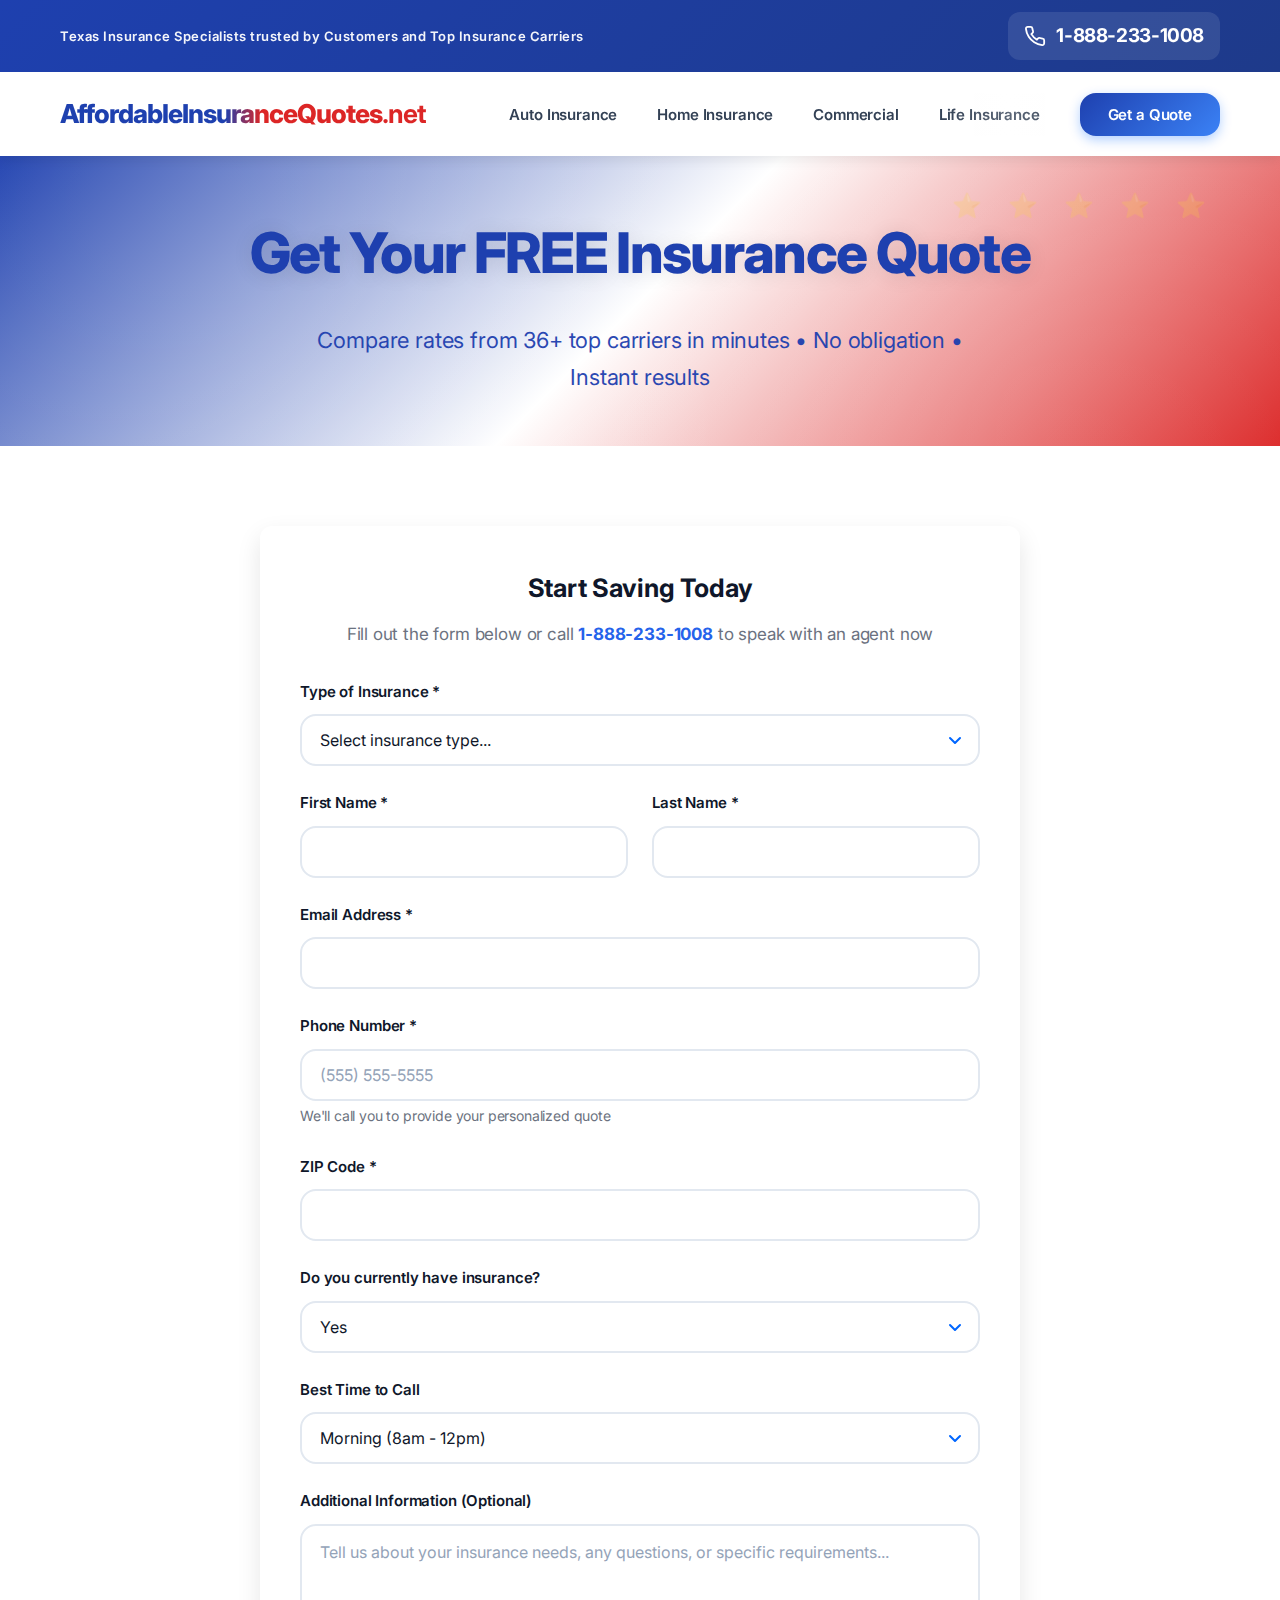
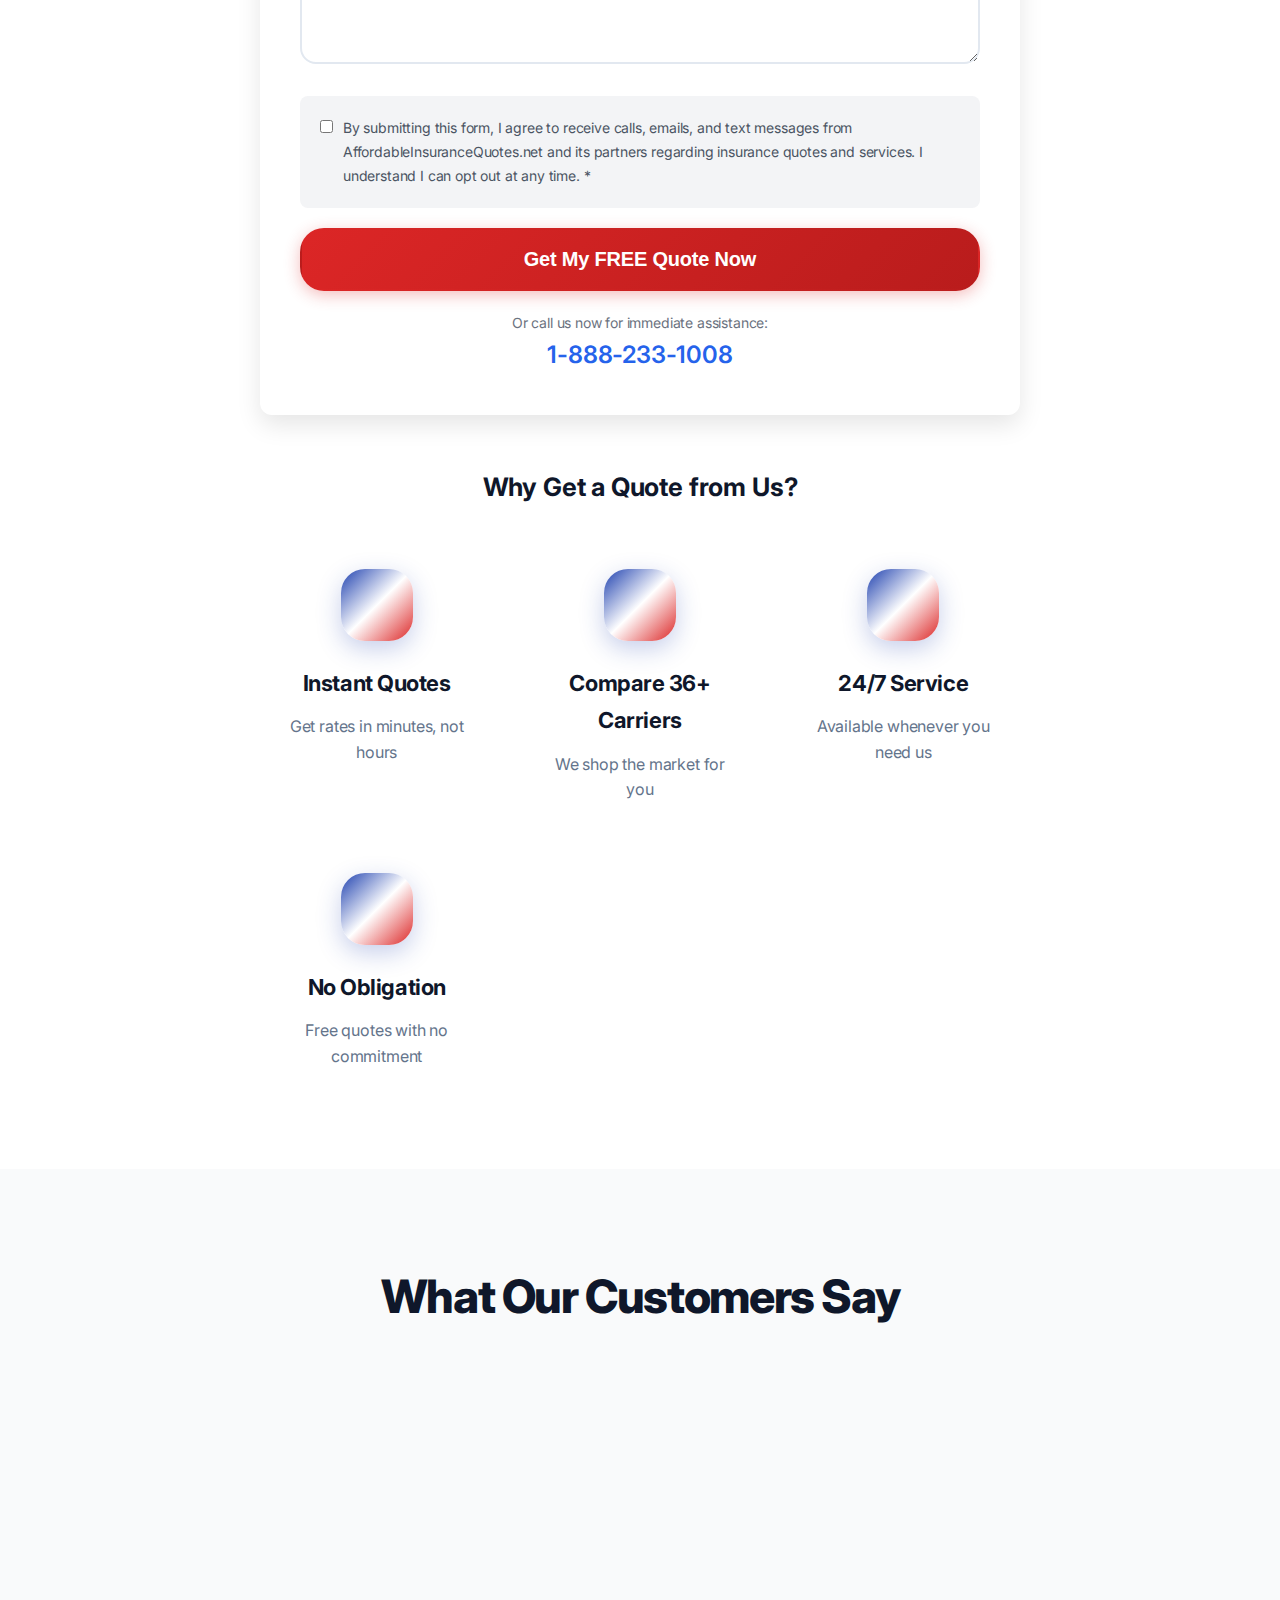
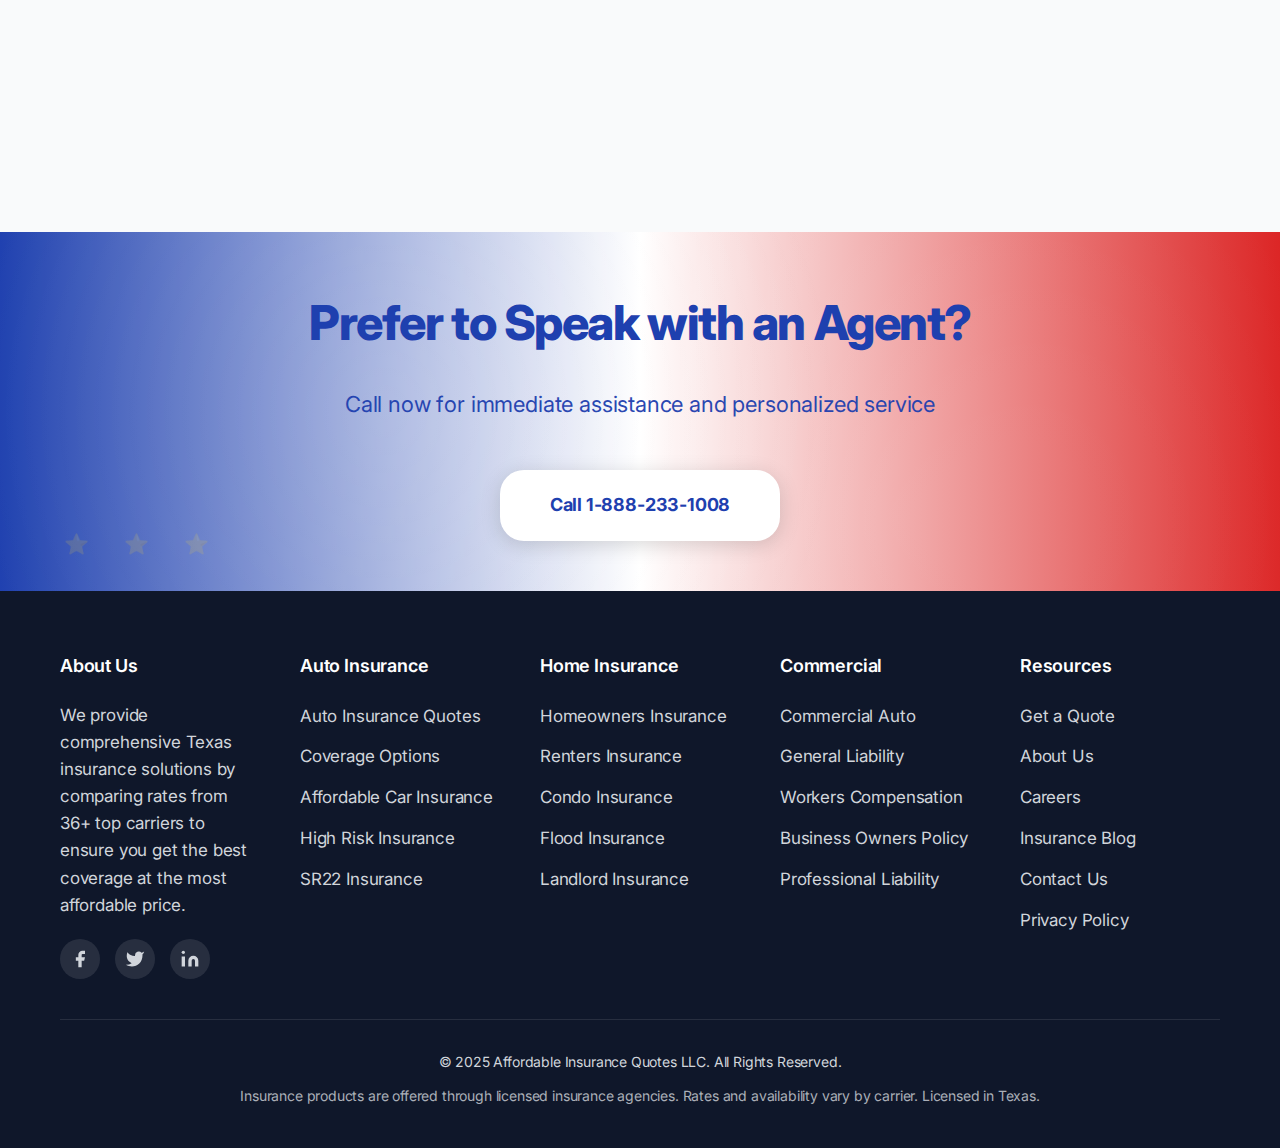
<file: get-quote.html>
<!DOCTYPE html>
<html lang="en">
<head>
    <!-- Google tag (gtag.js) -->
    <script async src="https://www.googletagmanager.com/gtag/js?id=G-XC4GF1Q4NN"></script>

    <script>
      window.dataLayer = window.dataLayer || [];
      function gtag(){dataLayer.push(arguments);}
      gtag('js', new Date());

      // 1. Google Analytics 4 (GA4) Base Tracking
      gtag('config', 'G-XC4GF1Q4NN');

      // 2. Google Ads Base Tracking (for remarketing)
      gtag('config', 'AW-17706338773');
    </script>
    <script>
    function gtag_report_conversion(url) {
      var callback = function () {
        if (typeof(url) != 'undefined') {
          window.location = url;
        }
      };
      gtag('event', 'conversion', {
          'send_to': 'AW-17706338773/6nNNCISNk70bENWThftB',
          'event_callback': callback
      });
      return false;
    }
    (function() {
      function bindTelConversionTracking() {
        document.addEventListener('click', function (e) {
          var anchor = e.target.closest && e.target.closest('a[href^="tel:"]');
          if (anchor) {
            var href = anchor.getAttribute('href');
            var result = gtag_report_conversion(href);
            if (result === false) {
              e.preventDefault();
            }
          }
        });
      }
      if (document.readyState === 'loading') {
        document.addEventListener('DOMContentLoaded', bindTelConversionTracking);
      } else {
        bindTelConversionTracking();
      }
    })();
    </script>
    <meta charset="UTF-8">
    <meta name="viewport" content="width=device-width, initial-scale=1.0">
    <meta name="description" content="Get FREE instant insurance quotes online. Compare rates from 36+ top carriers for auto, home, and commercial insurance. Fast, easy, no obligation. Call 1-888-233-1008.">
    <meta name="keywords" content="insurance quote, free quote, instant quote, compare insurance rates, online quote">
    <title>Get a FREE Insurance Quote Online | Instant Rates from 36+ Carriers</title>
    <link rel="canonical" href="https://www.affordableinsurancequotes.net/get-quote.html">
    
    <!-- Favicon -->
    <link rel="apple-touch-icon" sizes="180x180" href="/images/apple-touch-icon.png">
    <link rel="icon" type="image/png" sizes="32x32" href="/images/favicon-32x32.png">
    <link rel="icon" type="image/png" sizes="16x16" href="/images/favicon-16x16.png">
    <link rel="manifest" href="/images/site.webmanifest">
    
    <link rel="stylesheet" href="css/styles.css">
    <link rel="preconnect" href="https://fonts.googleapis.com">
    <link rel="preconnect" href="https://fonts.gstatic.com" crossorigin>
    <link href="https://fonts.googleapis.com/css2?family=Inter:wght@300;400;500;600;700;800;900&display=swap" rel="stylesheet">
    <link rel="stylesheet" href="https://cdnjs.cloudflare.com/ajax/libs/font-awesome/6.5.1/css/all.min.css" integrity="sha512-DTOQO9RWCH3ppGqcWaEA1BIZOC6xxalwEsw9c2QQeAIftl+Vegovlnee1c9QX4TctnWMn13TZye+giMm8e2LwA==" crossorigin="anonymous" referrerpolicy="no-referrer" />
</head>
<body>
    <header class="site-header">
        <div class="top-bar">
            <div class="container">
                <div class="top-bar-content">
                    <span class="tagline">Texas Insurance Specialists trusted by Customers and Top Insurance Carriers</span>
                    <a href="tel:18882331008" class="phone-link">
                        <svg class="phone-icon" viewBox="0 0 24 24" fill="none" stroke="currentColor" stroke-width="2">
                            <path d="M22 16.92v3a2 2 0 0 1-2.18 2 19.79 19.79 0 0 1-8.63-3.07 19.5 19.5 0 0 1-6-6 19.79 19.79 0 0 1-3.07-8.67A2 2 0 0 1 4.11 2h3a2 2 0 0 1 2 1.72 12.84 12.84 0 0 0 .7 2.81 2 2 0 0 1-.45 2.11L8.09 9.91a16 16 0 0 0 6 6l1.27-1.27a2 2 0 0 1 2.11-.45 12.84 12.84 0 0 0 2.81.7A2 2 0 0 1 22 16.92z"></path>
                        </svg>
                        <span class="phone-number">1-888-233-1008</span>
                    </a>
                </div>
            </div>
        </div>
        <nav class="main-nav">
            <div class="container">
                <div class="nav-content">
                    <a href="index.html" class="logo">
                        <h1>AffordableInsuranceQuotes<span>.net</span></h1>
                    </a>
                    <button class="mobile-menu-toggle" aria-label="Toggle menu">
                        <span></span>
                        <span></span>
                        <span></span>
                    </button>
                    <ul class="nav-menu">
                        <li><a href="auto-insurance.html">Auto Insurance</a></li>
                        <li><a href="home-insurance.html">Home Insurance</a></li>
                        <li><a href="commercial-insurance.html">Commercial</a></li>
                        <li><a href="life-insurance.html">Life Insurance</a></li>
                        <li><a href="get-quote.html#get-quote-form" class="btn-primary-nav">Get a Quote</a></li>
                    </ul>
                </div>
            </div>
        </nav>
    </header>

    <div class="page-header">
        <div class="container">
            <h1>Get Your FREE Insurance Quote</h1>
            <p>Compare rates from 36+ top carriers in minutes • No obligation • Instant results</p>
        </div>
    </div>

    <section id="get-quote-form" class="content-section">
        <div class="container" style="max-width: 800px;">
            <div style="background: white; padding: 40px; border-radius: 12px; box-shadow: 0 10px 25px rgba(0,0,0,0.1);">
                <div style="text-align: center; margin-bottom: 30px;">
                    <h2 id="quote-start" style="margin-bottom: 10px;">Start Saving Today</h2>
                    <p style="color: #6b7280;">Fill out the form below or call <strong style="color: #2563eb;">1-888-233-1008</strong> to speak with an agent now</p>
                </div>

                <form class="quote-form formcarryForm" action="https://formcarry.com/s/e2mdmZ4yILs" method="post" enctype="multipart/form-data" data-sitekey="6Lfyhv8rAAAAABVYhBYxuZHfjI60MODuWsj-XPB1" novalidate>
                    <input type="hidden" name="g-recaptcha-response" id="recaptchaToken" value="">
                    <input type="hidden" name="submission_latency" value="">
                    <input type="hidden" name="form_origin" value="get-quote-page">
                    <input type="hidden" name="form_referrer" value="">
                    <div class="visually-hidden" aria-hidden="true" style="position: absolute; left: -5000px; top: auto; width: 1px; height: 1px; overflow: hidden;">
                        <label for="quote-company">Leave this field empty</label>
                        <input type="text" id="quote-company" name="company" tabindex="-1" autocomplete="off">
                        <input type="hidden" name="_gotcha" />
                    </div>
                    <div class="form-response" id="quoteFormResponse" role="alert" aria-live="polite" style="display: none;"></div>
                    <div class="form-fields">
                        <div class="form-group">
                            <label for="insurance-type">Type of Insurance *</label>
                            <select id="insurance-type" name="insurance-type" class="form-control" required>
                                <option value="">Select insurance type...</option>
                                <option value="auto">Auto Insurance</option>
                                <option value="home">Home Insurance</option>
                                <option value="auto-home">Auto &amp; Home Bundle</option>
                                <option value="commercial">Commercial Insurance</option>
                                <option value="life">Life Insurance</option>
                                <option value="renters">Renters Insurance</option>
                                <option value="motorcycle">Motorcycle Insurance</option>
                                <option value="other">Other</option>
                            </select>
                        </div>

                        <div class="form-row">
                            <div class="form-group">
                                <label for="first-name">First Name *</label>
                                <input type="text" id="first-name" name="first-name" class="form-control" required pattern="^[A-Za-zÀ-ÖØ-öø-ÿ' -]{2,60}$" minlength="2" maxlength="60" autocomplete="given-name" inputmode="text" title="Letters, spaces, apostrophes, and hyphens only">
                            </div>
                            <div class="form-group">
                                <label for="last-name">Last Name *</label>
                                <input type="text" id="last-name" name="last-name" class="form-control" required pattern="^[A-Za-zÀ-ÖØ-öø-ÿ' -]{2,60}$" minlength="2" maxlength="60" autocomplete="family-name" inputmode="text" title="Letters, spaces, apostrophes, and hyphens only">
                            </div>
                        </div>

                        <div class="form-group">
                            <label for="email">Email Address *</label>
                            <input type="email" id="email" name="email" class="form-control" required autocomplete="email" inputmode="email" maxlength="100">
                        </div>

                        <div class="form-group">
                            <label for="phone">Phone Number *</label>
                            <input type="tel" id="phone" name="phone" class="form-control" placeholder="(555) 555-5555" required autocomplete="tel" inputmode="tel" pattern="^\+?1?[-.\s]?\(?[2-9][0-9]{2}\)?[-.\s]?[0-9]{3}[-.\s]?[0-9]{4}$" title="Enter a valid 10-digit US phone number" maxlength="18">
                            <small style="color: #6b7280; font-size: 14px;">We'll call you to provide your personalized quote</small>
                        </div>

                        <div class="form-group">
                            <label for="zip-code">ZIP Code *</label>
                            <input type="text" id="zip-code" name="zip-code" class="form-control" maxlength="5" pattern="^\d{5}$" inputmode="numeric" autocomplete="postal-code" required title="Enter a 5-digit ZIP code">
                        </div>

                        <div class="form-group">
                            <label for="current-insurance">Do you currently have insurance?</label>
                            <select id="current-insurance" name="current-insurance" class="form-control">
                                <option value="yes">Yes</option>
                                <option value="no">No</option>
                                <option value="expired">Expired</option>
                            </select>
                        </div>

                        <div class="form-group">
                            <label for="best-time">Best Time to Call</label>
                            <select id="best-time" name="best-time" class="form-control">
                                <option value="morning">Morning (8am - 12pm)</option>
                                <option value="afternoon">Afternoon (12pm - 5pm)</option>
                                <option value="evening">Evening (5pm - 8pm)</option>
                                <option value="anytime">Anytime</option>
                            </select>
                        </div>

                        <div class="form-group">
                            <label for="comments">Additional Information (Optional)</label>
                            <textarea id="comments" name="comments" class="form-control" placeholder="Tell us about your insurance needs, any questions, or specific requirements..." rows="4" maxlength="1000"></textarea>
                        </div>

                        <div id="consent-wrapper" style="background: #f3f4f6; padding: 20px; border-radius: 8px; margin-bottom: 20px;">
                            <label style="display: flex; align-items: flex-start; cursor: pointer;">
                                <input type="checkbox" id="consent-checkbox" name="consent" value="yes" required style="margin-top: 4px; margin-right: 10px;">
                                <span style="font-size: 14px; color: #4b5563;">
                                    By submitting this form, I agree to receive calls, emails, and text messages from AffordableInsuranceQuotes.net and its partners regarding insurance quotes and services. I understand I can opt out at any time. *
                                </span>
                            </label>
                            <div id="consent-error" style="display: none; color: #dc2626; font-size: 14px; margin-top: 10px; font-weight: 600;"></div>
                        </div>

                        <button type="submit" class="btn btn-primary btn-large" data-default-text="Get My FREE Quote Now" data-loading-text="Submitting..." style="width: 100%; font-size: 20px; padding: 18px;">
                            Get My FREE Quote Now
                        </button>

                        <p style="text-align: center; margin-top: 20px; font-size: 14px; color: #6b7280;">
                            Or call us now for immediate assistance:<br>
                            <a href="tel:18882331008" style="color: #2563eb; font-weight: 600; font-size: 24px;">1-888-233-1008</a>
                        </p>
                    </div>
                </form>
            </div>

            <div style="margin-top: 50px;">
                <h2 id="quote-why-us" style="text-align: center; margin-bottom: 30px;">Why Get a Quote from Us?</h2>
                <div class="quote-benefits-grid">
                    <div class="quote-benefit-item">
                        <div class="service-icon">
                            <i class="fas fa-bolt"></i>
                        </div>
                        <h3>Instant Quotes</h3>
                        <p>Get rates in minutes, not hours</p>
                    </div>
                    <div class="quote-benefit-item">
                        <div class="service-icon">
                            <i class="fas fa-th"></i>
                        </div>
                        <h3>Compare 36+ Carriers</h3>
                        <p>We shop the market for you</p>
                    </div>
                    <div class="quote-benefit-item">
                        <div class="service-icon">
                            <i class="fas fa-clock"></i>
                        </div>
                        <h3>24/7 Service</h3>
                        <p>Available whenever you need us</p>
                    </div>
                    <div class="quote-benefit-item">
                        <div class="service-icon">
                            <i class="fas fa-shield"></i>
                        </div>
                        <h3>No Obligation</h3>
                        <p>Free quotes with no commitment</p>
                    </div>
                </div>
            </div>
        </div>
    </section>

    <section id="quote-testimonials" class="testimonials" style="background: #f9fafb;">
        <div class="container">
            <h2 id="quote-testimonials-title" class="section-title">What Our Customers Say</h2>
            <div class="testimonials-grid">
                <div class="testimonial-card">
                    <div class="rating">★★★★★</div>
                    <h4>Saved $323 Instantly</h4>
                    <p>"I was directly connected to an Agent who answered all my questions immediately. In just one phone call, I was able to save $323 on my policy!"</p>
                    <div class="testimonial-author">— Matt Tucker</div>
                </div>
                <div class="testimonial-card">
                    <div class="rating">★★★★★</div>
                    <h4>Super Fast and Easy</h4>
                    <p>"The agent handled everything for me over the phone. I didn't have to do anything. Got more coverage at a lower rate!"</p>
                    <div class="testimonial-author">— Sarah Evans</div>
                </div>
                <div class="testimonial-card">
                    <div class="rating">★★★★★</div>
                    <h4>No Automated Responses</h4>
                    <p>"No hold times or automated responses. I got protection for my home, car, and business in just one phone call. So fast and easy!"</p>
                    <div class="testimonial-author">— Jennifer Taylor</div>
                </div>
            </div>
        </div>
    </section>

    <section id="quote-cta" class="cta-section">
        <div class="container">
            <h2 id="quote-contact-agent">Prefer to Speak with an Agent?</h2>
            <p>Call now for immediate assistance and personalized service</p>
            <div class="cta-buttons">
                <a href="tel:18882331008" class="btn btn-large btn-light">Call 1-888-233-1008</a>
            </div>
        </div>
    </section>

    <footer class="site-footer">
        <div class="container">
            <div class="footer-grid">
                <div class="footer-column">
                    <h4>About Us</h4>
                    <p>We provide comprehensive Texas insurance solutions by comparing rates from 36+ top carriers to ensure you get the best coverage at the most affordable price.</p>
                    <div class="social-links">
                        <a href="#" aria-label="Facebook"><svg viewBox="0 0 24 24" fill="currentColor"><path d="M18 2h-3a5 5 0 0 0-5 5v3H7v4h3v8h4v-8h3l1-4h-4V7a1 1 0 0 1 1-1h3z"></path></svg></a>
                        <a href="#" aria-label="Twitter"><svg viewBox="0 0 24 24" fill="currentColor"><path d="M23 3a10.9 10.9 0 0 1-3.14 1.53 4.48 4.48 0 0 0-7.86 3v1A10.66 10.66 0 0 1 3 4s-4 9 5 13a11.64 11.64 0 0 1-7 2c9 5 20 0 20-11.5a4.5 4.5 0 0 0-.08-.83A7.72 7.72 0 0 0 23 3z"></path></svg></a>
                        <a href="#" aria-label="LinkedIn"><svg viewBox="0 0 24 24" fill="currentColor"><path d="M16 8a6 6 0 0 1 6 6v7h-4v-7a2 2 0 0 0-2-2 2 2 0 0 0-2 2v7h-4v-7a6 6 0 0 1 6-6z"></path><rect x="2" y="9" width="4" height="12"></rect><circle cx="4" cy="4" r="2"></circle></svg></a>
                    </div>
                </div>
                <div class="footer-column">
                    <h4>Auto Insurance</h4>
                    <ul>
                        <li><a href="auto-insurance.html#auto-insurance-quotes">Auto Insurance Quotes</a></li>
                        <li><a href="auto-insurance.html#auto-coverage-options">Coverage Options</a></li>
                        <li><a href="auto-insurance.html#auto-saving-tips">Affordable Car Insurance</a></li>
                        <li><a href="auto-insurance.html#auto-high-risk">High Risk Insurance</a></li>
                        <li><a href="auto-insurance.html#auto-sr22">SR22 Insurance</a></li>
                    </ul>
                </div>
                <div class="footer-column">
                    <h4>Home Insurance</h4>
                    <ul>
                        <li><a href="home-insurance.html#home-insurance-quotes">Homeowners Insurance</a></li>
                        <li><a href="home-insurance.html#home-renters">Renters Insurance</a></li>
                        <li><a href="home-insurance.html#home-condo">Condo Insurance</a></li>
                        <li><a href="home-insurance.html#home-flood">Flood Insurance</a></li>
                        <li><a href="home-insurance.html#home-landlord">Landlord Insurance</a></li>
                    </ul>
                </div>
                <div class="footer-column">
                    <h4>Commercial</h4>
                    <ul>
                        <li><a href="commercial-insurance.html#commercial-auto">Commercial Auto</a></li>
                        <li><a href="commercial-insurance.html#commercial-general-liability">General Liability</a></li>
                        <li><a href="commercial-insurance.html#commercial-workers-comp">Workers Compensation</a></li>
                        <li><a href="commercial-insurance.html#commercial-bop">Business Owners Policy</a></li>
                        <li><a href="commercial-insurance.html#commercial-professional-liability">Professional Liability</a></li>
                    </ul>
                </div>
                <div class="footer-column">
                    <h4>Resources</h4>
                    <ul>
                        <li><a href="get-quote.html#get-quote-form">Get a Quote</a></li>
                        <li><a href="about.html#about-overview">About Us</a></li>
                        <li><a href="careers.html#careers-overview">Careers</a></li>
                        <li><a href="index.html#hero">Insurance Blog</a></li>
                        <li><a href="contact.html#contact-overview">Contact Us</a></li>
                        <li><a href="privacy-policy.html#privacy-overview">Privacy Policy</a></li>
                    </ul>
                </div>
            </div>
            <div class="footer-bottom">
                <p>&copy; 2025 Affordable Insurance Quotes LLC. All Rights Reserved.</p>
                <p class="disclaimer">Insurance products are offered through licensed insurance agencies. Rates and availability vary by carrier. Licensed in Texas.</p>
            </div>
        </div>
    </footer>

    <script src="https://ajax.googleapis.com/ajax/libs/jquery/3.6.4/jquery.min.js"></script>
    <script src="https://www.google.com/recaptcha/api.js?render=6Lfyhv8rAAAAABVYhBYxuZHfjI60MODuWsj-XPB1"></script>
    <script>
    (function($) {
        const MIN_SUBMISSION_TIME = 2000; // 2 seconds
        const MAX_COMMENT_LINKS = 2;

        const $forms = $('.formcarryForm');
        if (!$forms.length) {
            return;
        }

        $forms.each(function() {
            const $form = $(this);
            const siteKey = $form.data('sitekey');
            const $responseBox = $form.find('#quoteFormResponse');
            const $recaptchaInput = $form.find('input[name="g-recaptcha-response"]');
            const $latencyInput = $form.find('input[name="submission_latency"]');
            const $referrerInput = $form.find('input[name="form_referrer"]');
            const $honeypot = $form.find('input[name="company"]');
            const $submitButton = $form.find('button[type="submit"]');
            const defaultBtnText = $submitButton.data('default-text') || $submitButton.text();
            const loadingBtnText = $submitButton.data('loading-text') || 'Submitting...';

            let formStart = Date.now();

            if ($referrerInput.length) {
                $referrerInput.val(document.referrer || window.location.href);
            }

            if ($honeypot.length) {
                $honeypot.val('');
            }

            $form.on('focus input change', 'input, select, textarea', function() {
                $(this)
                    .removeClass('formcarry-field-error')
                    .removeAttr('aria-invalid')
                    .removeAttr('data-error-message');
                
                // Clear consent error styling
                if ($(this).attr('name') === 'consent') {
                    $('#consent-wrapper').css('border', 'none');
                    $('#consent-error').hide().text('');
                }
            });

            $form.on('submit', function(event) {
                event.preventDefault();

                clearMessage();

                const validationErrors = validateForm($form);
                if (validationErrors.length) {
                    showMessage('Please correct the highlighted fields before submitting.', 'error');
                    
                    // Scroll to first error
                    const $firstError = $form.find('.formcarry-field-error').first();
                    if ($firstError.length) {
                        $('html, body').animate({
                            scrollTop: $firstError.offset().top - 100
                        }, 300);
                    }
                    return;
                }

                if ($honeypot.val()) {
                    showMessage('Spam detected. Submission blocked.', 'error');
                    return;
                }

                const elapsed = Date.now() - formStart;
                if (elapsed < MIN_SUBMISSION_TIME) {
                    showMessage('Submission too fast. Please take a moment to review your information.', 'error');
                    return;
                }

                $latencyInput.val(elapsed);

                setSubmitting(true);

                const finalizeSubmission = function() {
                    const formData = new FormData($form[0]);

                    console.log('Submitting form to:', $form.attr('action'));

                    $.ajax({
                        type: 'POST',
                        url: $form.attr('action'),
                        data: formData,
                        dataType: 'json',
                        processData: false,
                        contentType: false,
                        success: function(response) {
                            console.log('Form submission success:', response);
                            handleSuccess(response);
                        },
                        error: function(jqXHR, textStatus, errorThrown) {
                            console.error('Form submission error:', textStatus, errorThrown, jqXHR);
                            handleError(jqXHR, textStatus);
                        },
                        complete: function() {
                            console.log('Form submission complete');
                            setSubmitting(false);
                        }
                    });
                };

                // Use reCAPTCHA v3 for spam protection
                if (typeof grecaptcha !== 'undefined' && siteKey) {
                    console.log('Using reCAPTCHA v3 with site key:', siteKey);
                    grecaptcha.ready(function() {
                        grecaptcha.execute(siteKey, { action: 'submit' }).then(function(token) {
                            console.log('reCAPTCHA token obtained:', token.substring(0, 20) + '...');
                            $recaptchaInput.val(token);
                            finalizeSubmission();
                        }).catch(function(error) {
                            console.error('reCAPTCHA error:', error);
                            setSubmitting(false);
                            showMessage('reCAPTCHA validation failed. Please reload the page and try again.', 'error');
                        });
                    });
                } else {
                    console.log('No reCAPTCHA, submitting directly');
                    finalizeSubmission();
                }
            });

            function setSubmitting(isSubmitting) {
                if (isSubmitting) {
                    $submitButton.prop('disabled', true).attr('aria-busy', 'true').text(loadingBtnText);
                } else {
                    $submitButton.prop('disabled', false).attr('aria-busy', 'false').text(defaultBtnText);
                }
            }

            function showMessage(message, type) {
                if (!$responseBox.length) {
                    return;
                }

                const stylesByType = {
                    success: {
                        backgroundColor: '#d1fae5',
                        color: '#065f46',
                        border: '1px solid #34d399'
                    },
                    error: {
                        backgroundColor: '#fee2e2',
                        color: '#991b1b',
                        border: '1px solid #f87171'
                    },
                    info: {
                        backgroundColor: '#bfdbfe',
                        color: '#1d4ed8',
                        border: '1px solid #60a5fa'
                    }
                };

                const style = stylesByType[type] || stylesByType.info;

                $responseBox.css({
                    display: 'block',
                    padding: '12px 16px',
                    borderRadius: '8px',
                    marginBottom: '20px',
                    backgroundColor: style.backgroundColor,
                    color: style.color,
                    border: style.border
                }).text(message);
            }

            function clearMessage() {
                if ($responseBox.length) {
                    $responseBox.removeAttr('style').css('display', 'none').text('');
                }
            }

            function sanitizeField($field) {
                const sanitized = ($field.val() || '').replace(/[<>]/g, '').trim();
                if (sanitized !== $field.val()) {
                    $field.val(sanitized);
                }
                return sanitized;
            }

            function validateForm($formEl) {
                const errors = [];

                const firstName = $formEl.find('[name="first-name"]');
                const firstNameValue = sanitizeField(firstName);
                if (!/^[A-Za-zÀ-ÖØ-öø-ÿ' -]{2,60}$/.test(firstNameValue)) {
                    addError(firstName, 'Please enter a valid first name.');
                    errors.push('first-name');
                }

                const lastName = $formEl.find('[name="last-name"]');
                const lastNameValue = sanitizeField(lastName);
                if (!/^[A-Za-zÀ-ÖØ-öø-ÿ' -]{2,60}$/.test(lastNameValue)) {
                    addError(lastName, 'Please enter a valid last name.');
                    errors.push('last-name');
                }

                const email = $formEl.find('[name="email"]');
                const emailValue = sanitizeField(email).toLowerCase();
                email.val(emailValue);
                if (!/^[A-Za-z0-9._%+-]+@[A-Za-z0-9.-]+\.[A-Za-z]{2,}$/.test(emailValue)) {
                    addError(email, 'Enter a valid email address.');
                    errors.push('email');
                }

                const phone = $formEl.find('[name="phone"]');
                const phoneValue = sanitizeField(phone);
                if (!/^\+?1?[-.\s]?\(?[2-9][0-9]{2}\)?[-.\s]?[0-9]{3}[-.\s]?[0-9]{4}$/.test(phoneValue)) {
                    addError(phone, 'Enter a valid phone number.');
                    errors.push('phone');
                }

                const zipCode = $formEl.find('[name="zip-code"]');
                const zipValue = sanitizeField(zipCode);
                if (!/^\d{5}$/.test(zipValue)) {
                    addError(zipCode, 'Enter a 5-digit ZIP code.');
                    errors.push('zip-code');
                }

                const insuranceType = $formEl.find('[name="insurance-type"]');
                if (!sanitizeField(insuranceType)) {
                    addError(insuranceType, 'Select an insurance type.');
                    errors.push('insurance-type');
                }

                const comments = $formEl.find('[name="comments"]');
                const commentsValue = sanitizeField(comments);
                if (commentsValue.length > 0) {
                    const linkMatches = commentsValue.match(/https?:\/\//gi);
                    if (linkMatches && linkMatches.length > MAX_COMMENT_LINKS) {
                        addError(comments, 'Too many links detected in the comments.');
                        errors.push('comments-links');
                    }

                    if (/(viagra|casino|free money|bitcoin giveaway)/i.test(commentsValue)) {
                        addError(comments, 'Inappropriate content detected.');
                        errors.push('comments-content');
                    }
                }

                const consent = $formEl.find('[name="consent"]');
                if (!consent.is(':checked')) {
                    addError(consent, 'Please accept the consent to proceed.');
                    $('#consent-wrapper').css({
                        'border': '2px solid #dc2626',
                        'background': '#fef2f2'
                    });
                    $('#consent-error').text('You must agree to the terms above to submit this form.').show();
                    errors.push('consent');
                }

                return errors;
            }

            function addError($field, message) {
                $field.addClass('formcarry-field-error').attr('aria-invalid', 'true');
                if (message) {
                    $field.attr('data-error-message', message);
                }
            }

            function handleSuccess(response) {
                if (response && response.status === 'success') {
                    // Hide the form fields
                    $form.find('.form-fields').fadeOut(300, function() {
                        // Show prominent success message
                        const successHTML = `
                            <div style="background: linear-gradient(135deg, #10b981 0%, #059669 100%); color: white; padding: 50px 40px; border-radius: 16px; text-align: center; margin: 20px 0; box-shadow: 0 20px 40px rgba(16, 185, 129, 0.3);">
                                <div style="font-size: 60px; margin-bottom: 20px;">✓</div>
                                <h2 style="font-size: 36px; font-weight: 800; margin-bottom: 20px; color: white;">Thank You!</h2>
                                <p style="font-size: 20px; margin-bottom: 15px; opacity: 0.95; line-height: 1.6;">Your quote request has been received. One of our licensed agents will contact you shortly at the number you provided.</p>
                                <div style="margin-top: 30px; padding-top: 30px; border-top: 1px solid rgba(255, 255, 255, 0.3);">
                                    <p style="font-size: 18px; margin-bottom: 15px; font-weight: 600;">Need immediate assistance?</p>
                                    <a href="tel:18882331008" style="display: inline-block; background: white; color: #059669; padding: 16px 40px; border-radius: 12px; font-weight: 700; font-size: 24px; text-decoration: none; box-shadow: 0 4px 12px rgba(0, 0, 0, 0.2); transition: transform 0.2s;">
                                        📞 1-888-233-1008
                                    </a>
                                </div>
                            </div>
                        `;
                        $responseBox.html(successHTML).css({
                            display: 'block',
                            padding: '0',
                            borderRadius: '0',
                            marginBottom: '0',
                            backgroundColor: 'transparent',
                            border: 'none'
                        }).hide().fadeIn(400);
                        
                        // Scroll to success message
                        $('html, body').animate({
                            scrollTop: $responseBox.offset().top - 100
                        }, 500);
                    });
                    
                    // Reset form data
                    $form[0].reset();
                    $recaptchaInput.val('');
                    formStart = Date.now();
                    
                    // Clear consent error styling
                    $('#consent-wrapper').css({
                        'border': 'none',
                        'background': '#f3f4f6'
                    });
                    $('#consent-error').hide().text('');
                    
                    return;
                }

                if (response && response.code === 422 && response.errors) {
                    $.each(response.errors, function(key) {
                        const $field = $form.find('[name="' + key + '"]');
                        if ($field.length) {
                            addError($field, response.errors[key] || 'Field validation failed.');
                        }
                    });
                    showMessage('Some fields need your attention. Please review and resubmit.', 'error');
                    return;
                }

                const message = response && response.message ? response.message : 'An unexpected error occurred. Please try again.';
                showMessage(message, 'error');
            }

            function handleError(jqXHR, textStatus) {
                let message = 'Request failed. Please try again later.';
                if (jqXHR && jqXHR.responseJSON) {
                    const errorObject = jqXHR.responseJSON;
                    if (errorObject.title && errorObject.message) {
                        message = 'Request failed, ' + errorObject.title + ': ' + errorObject.message;
                    } else if (errorObject.message) {
                        message = errorObject.message;
                    }
                } else if (textStatus) {
                    message += ' (' + textStatus + ')';
                }

                if (window.console && console.error) {
                    console.error('Form submission failed', jqXHR, textStatus);
                }

                showMessage(message, 'error');
            }
        });
    })(jQuery);
    </script>
    <script src="js/main.js"></script>
</body>
</html>
</file>
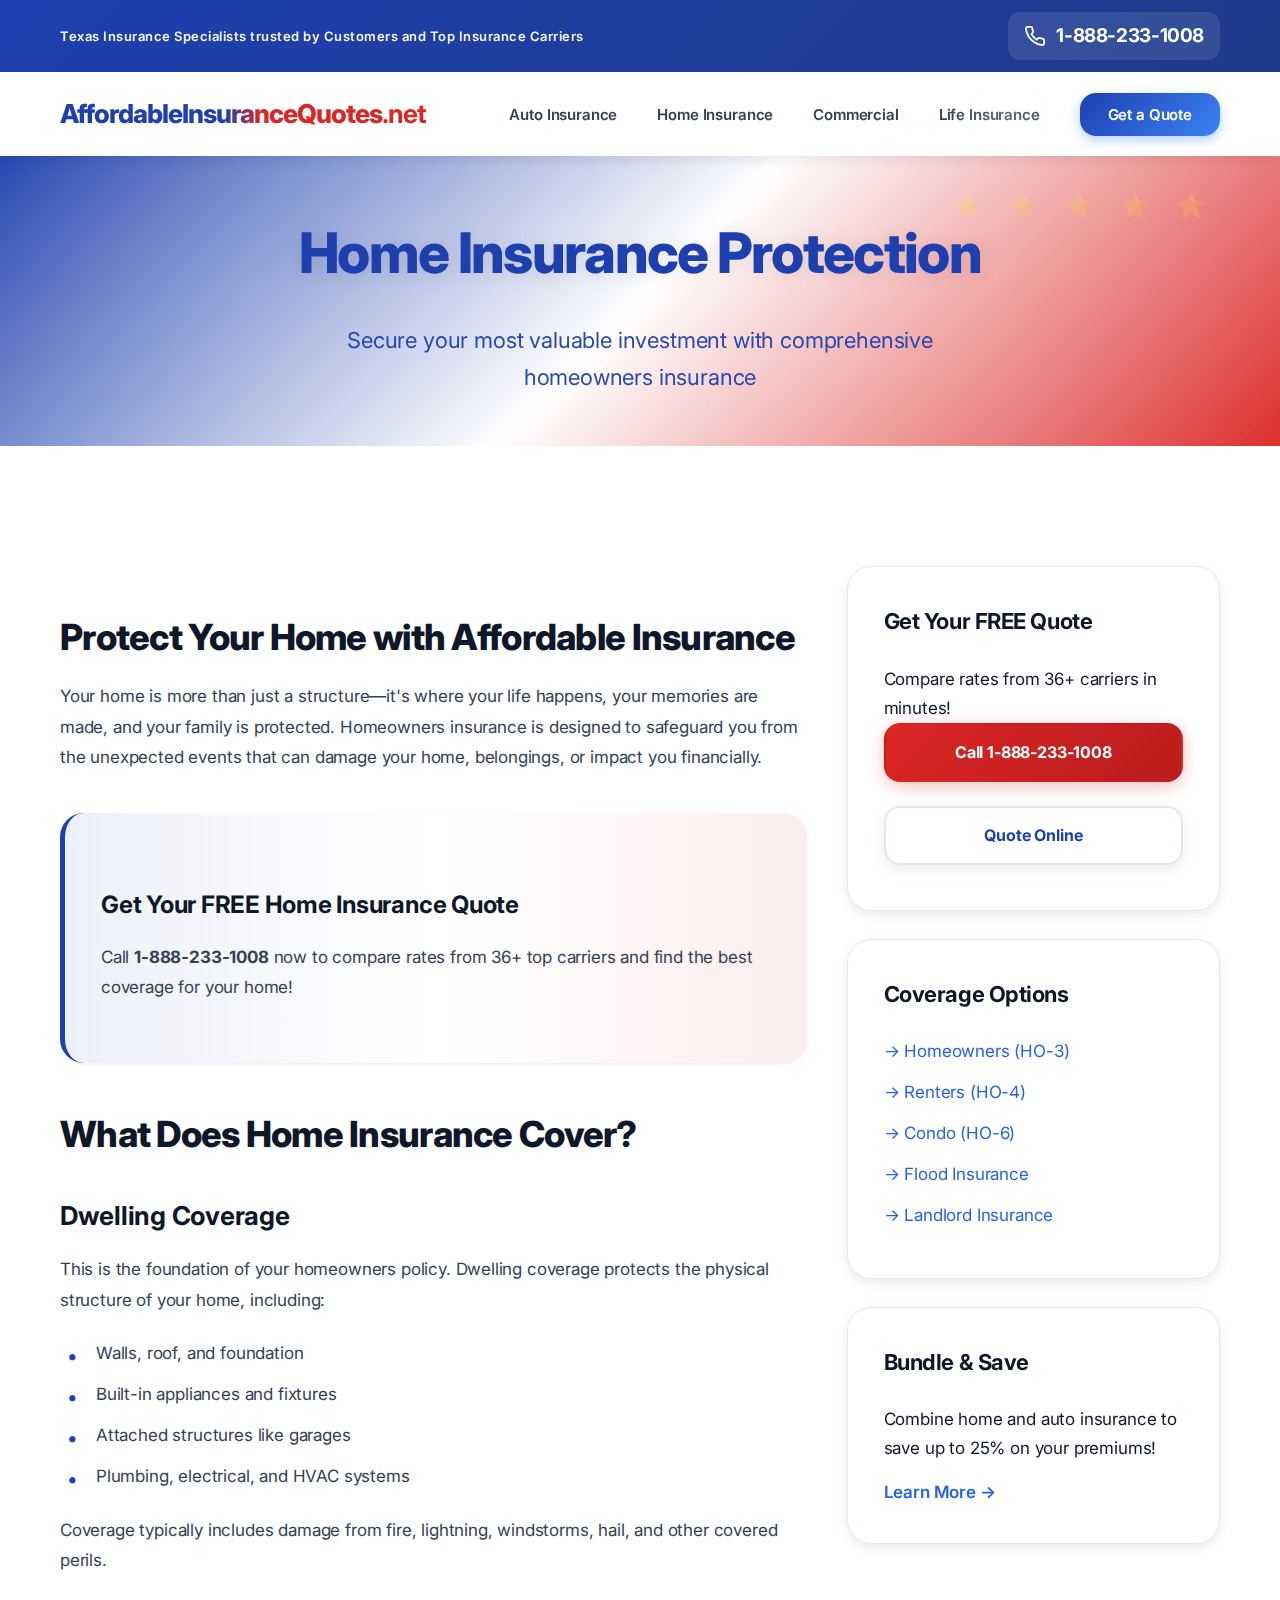
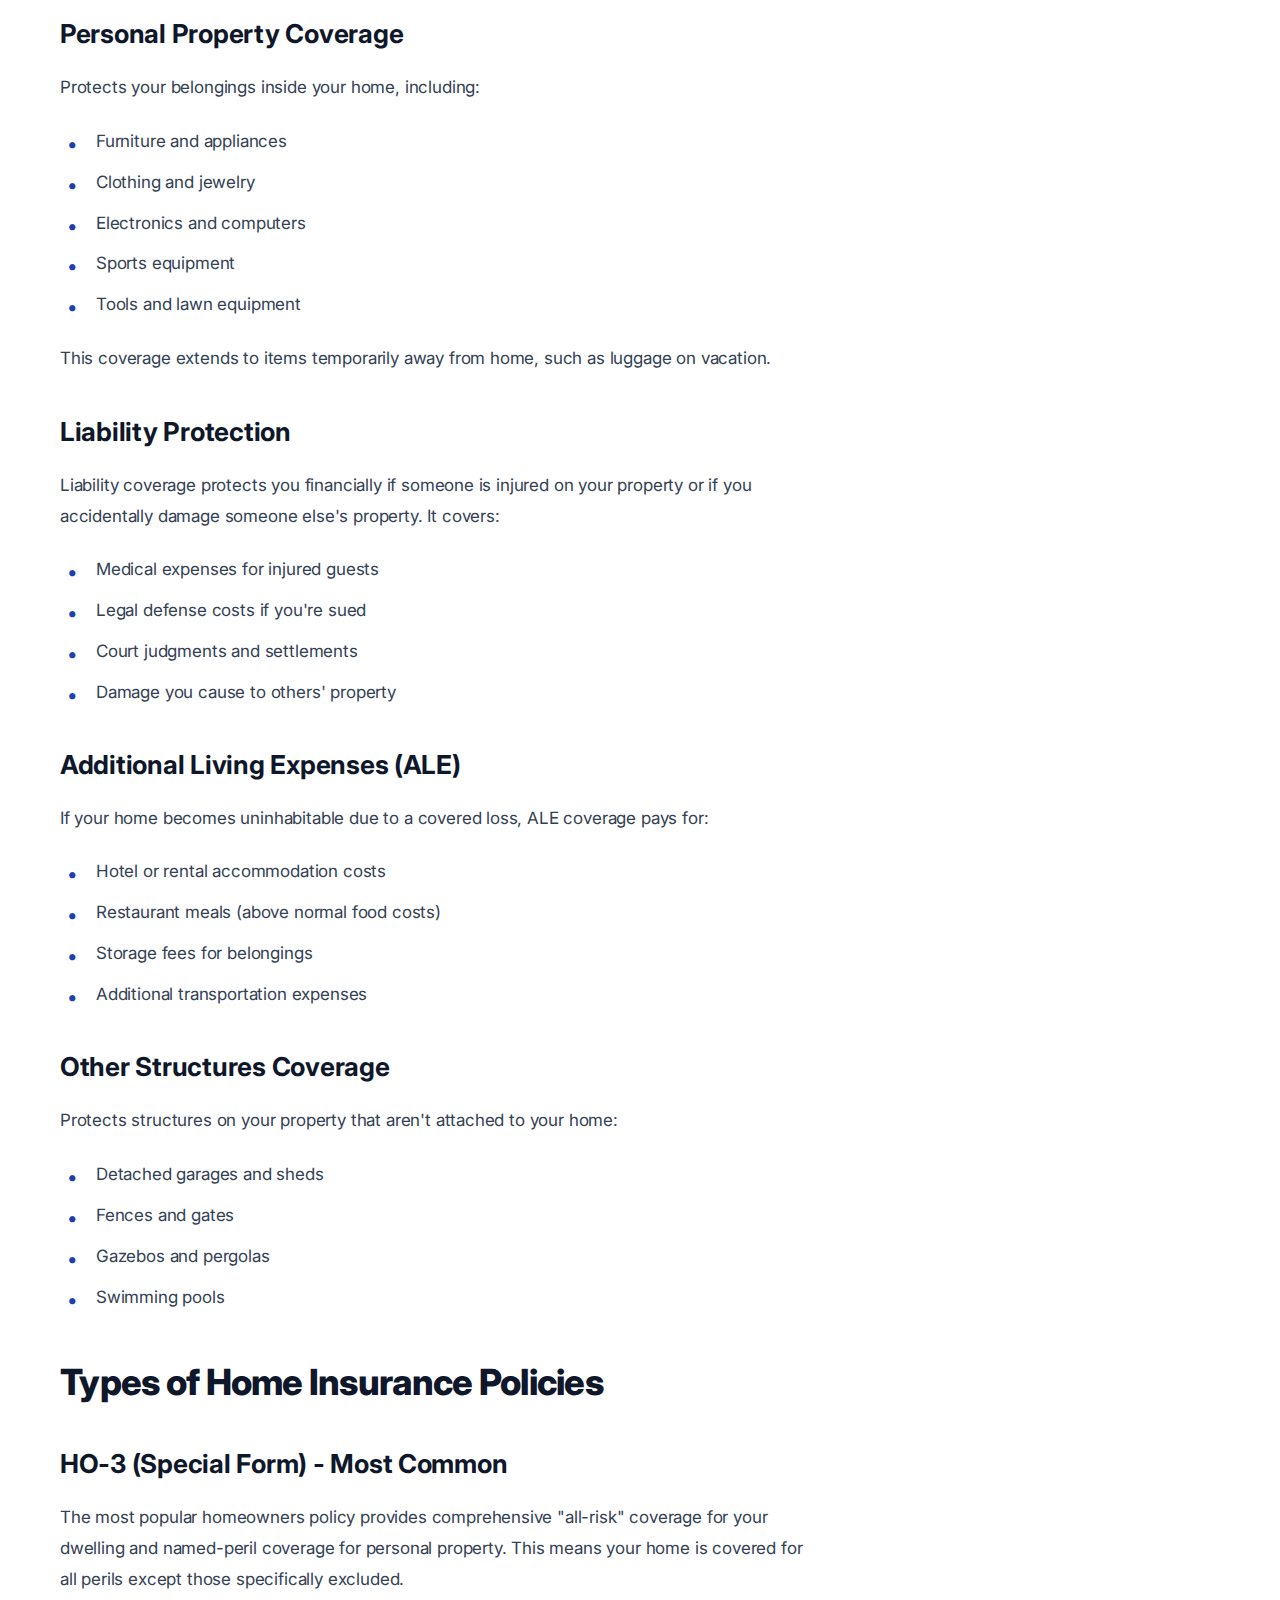
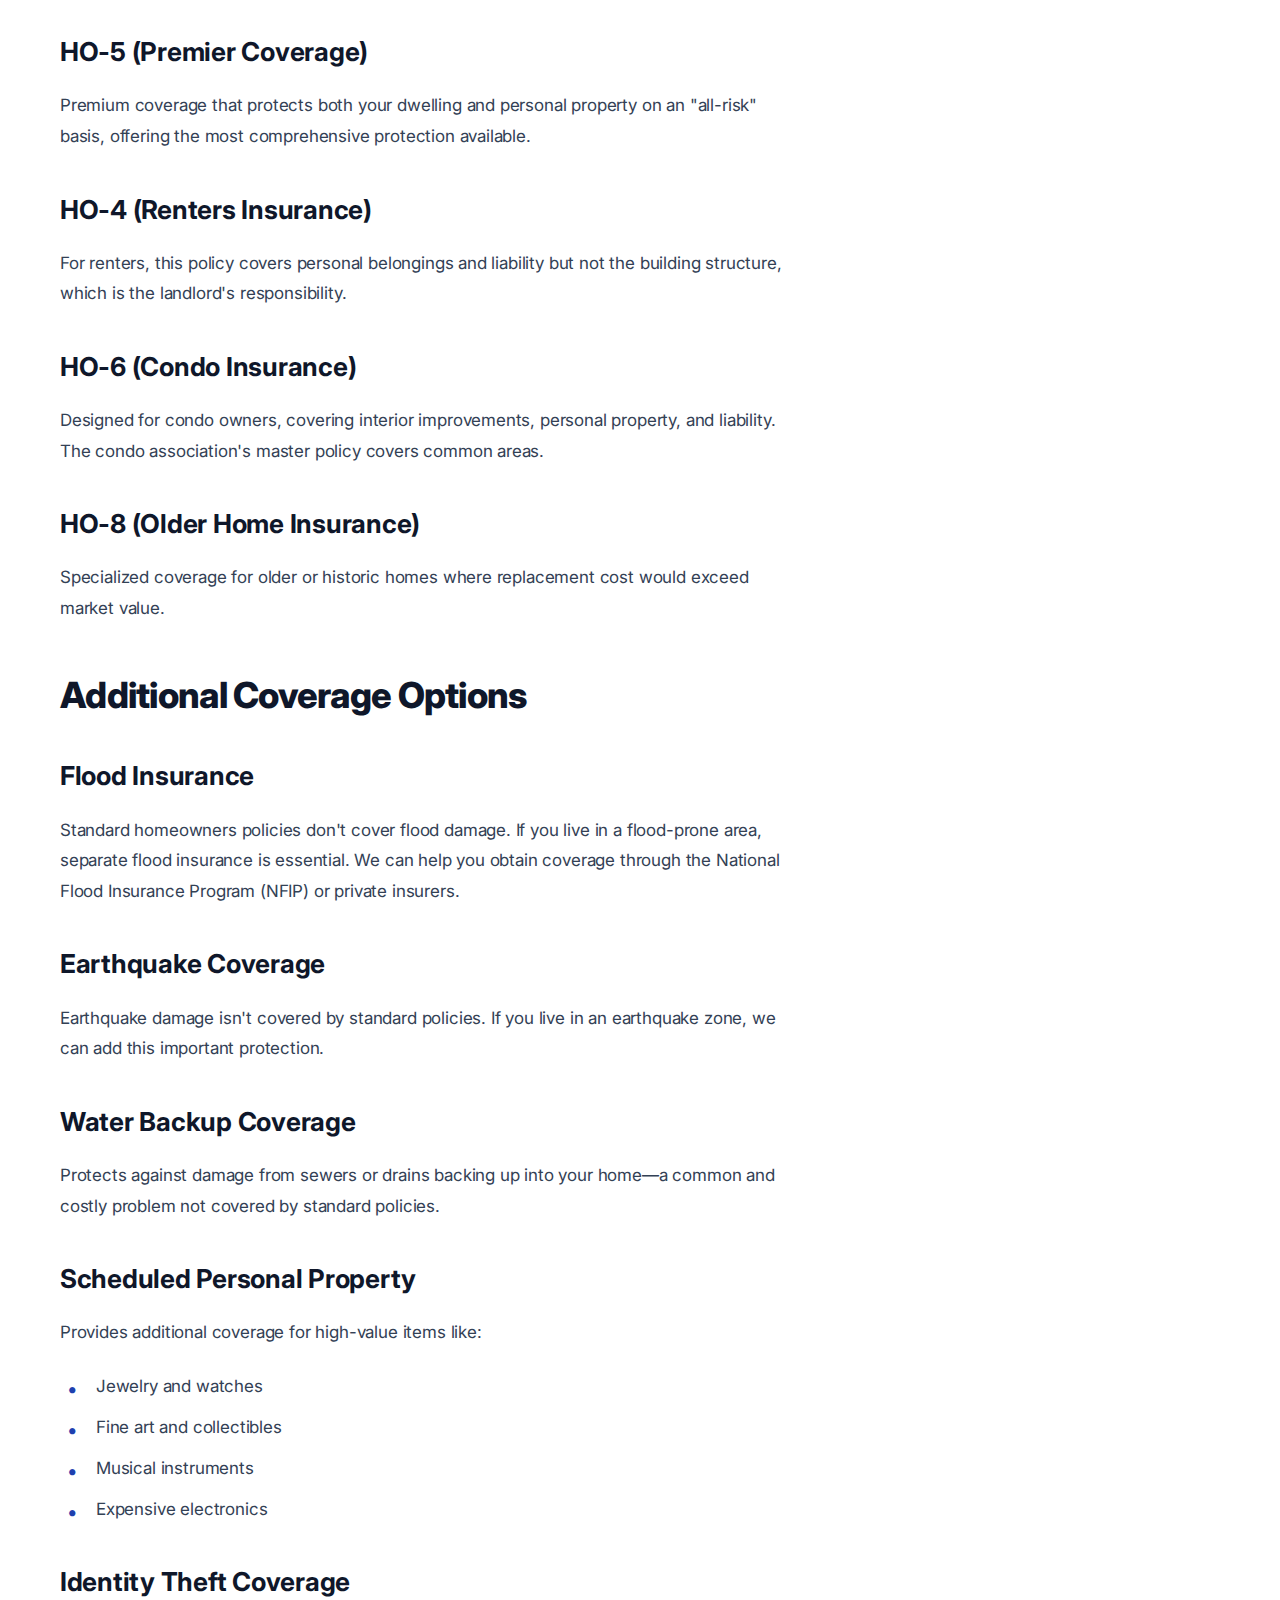
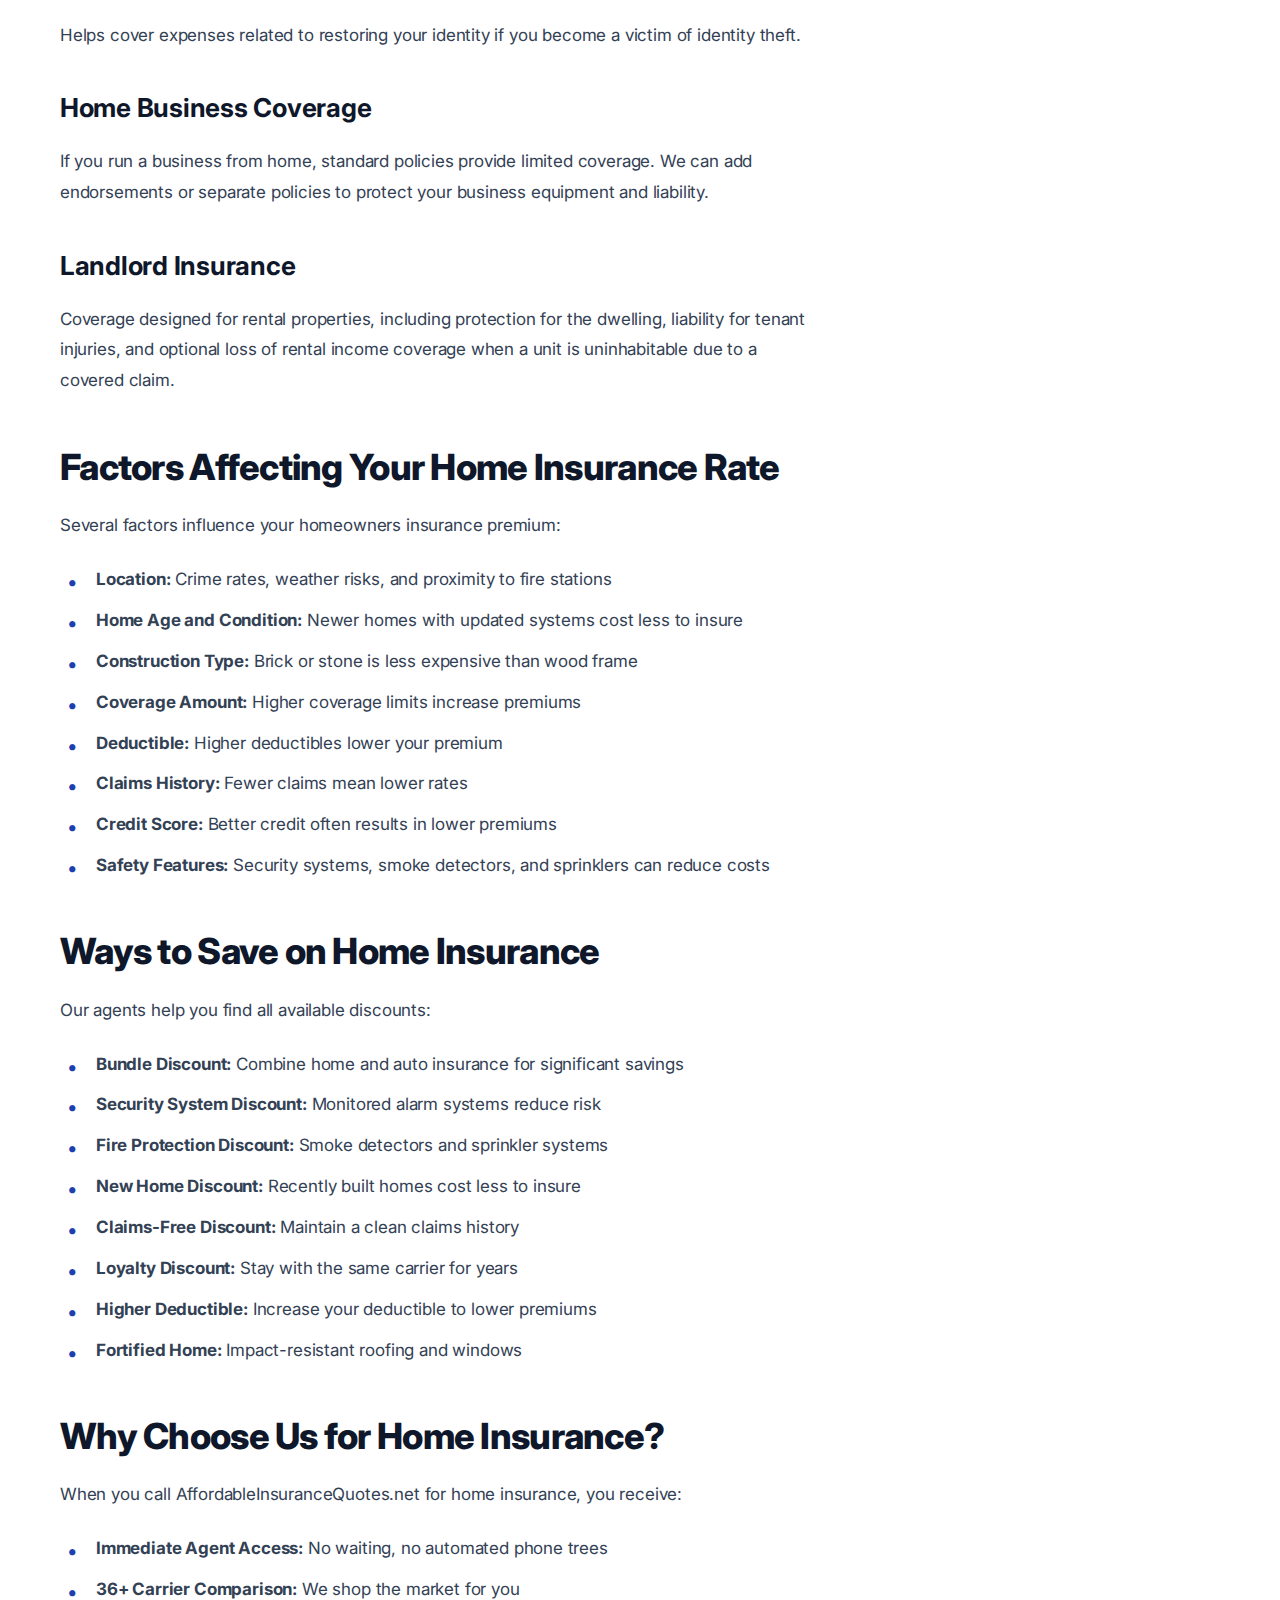
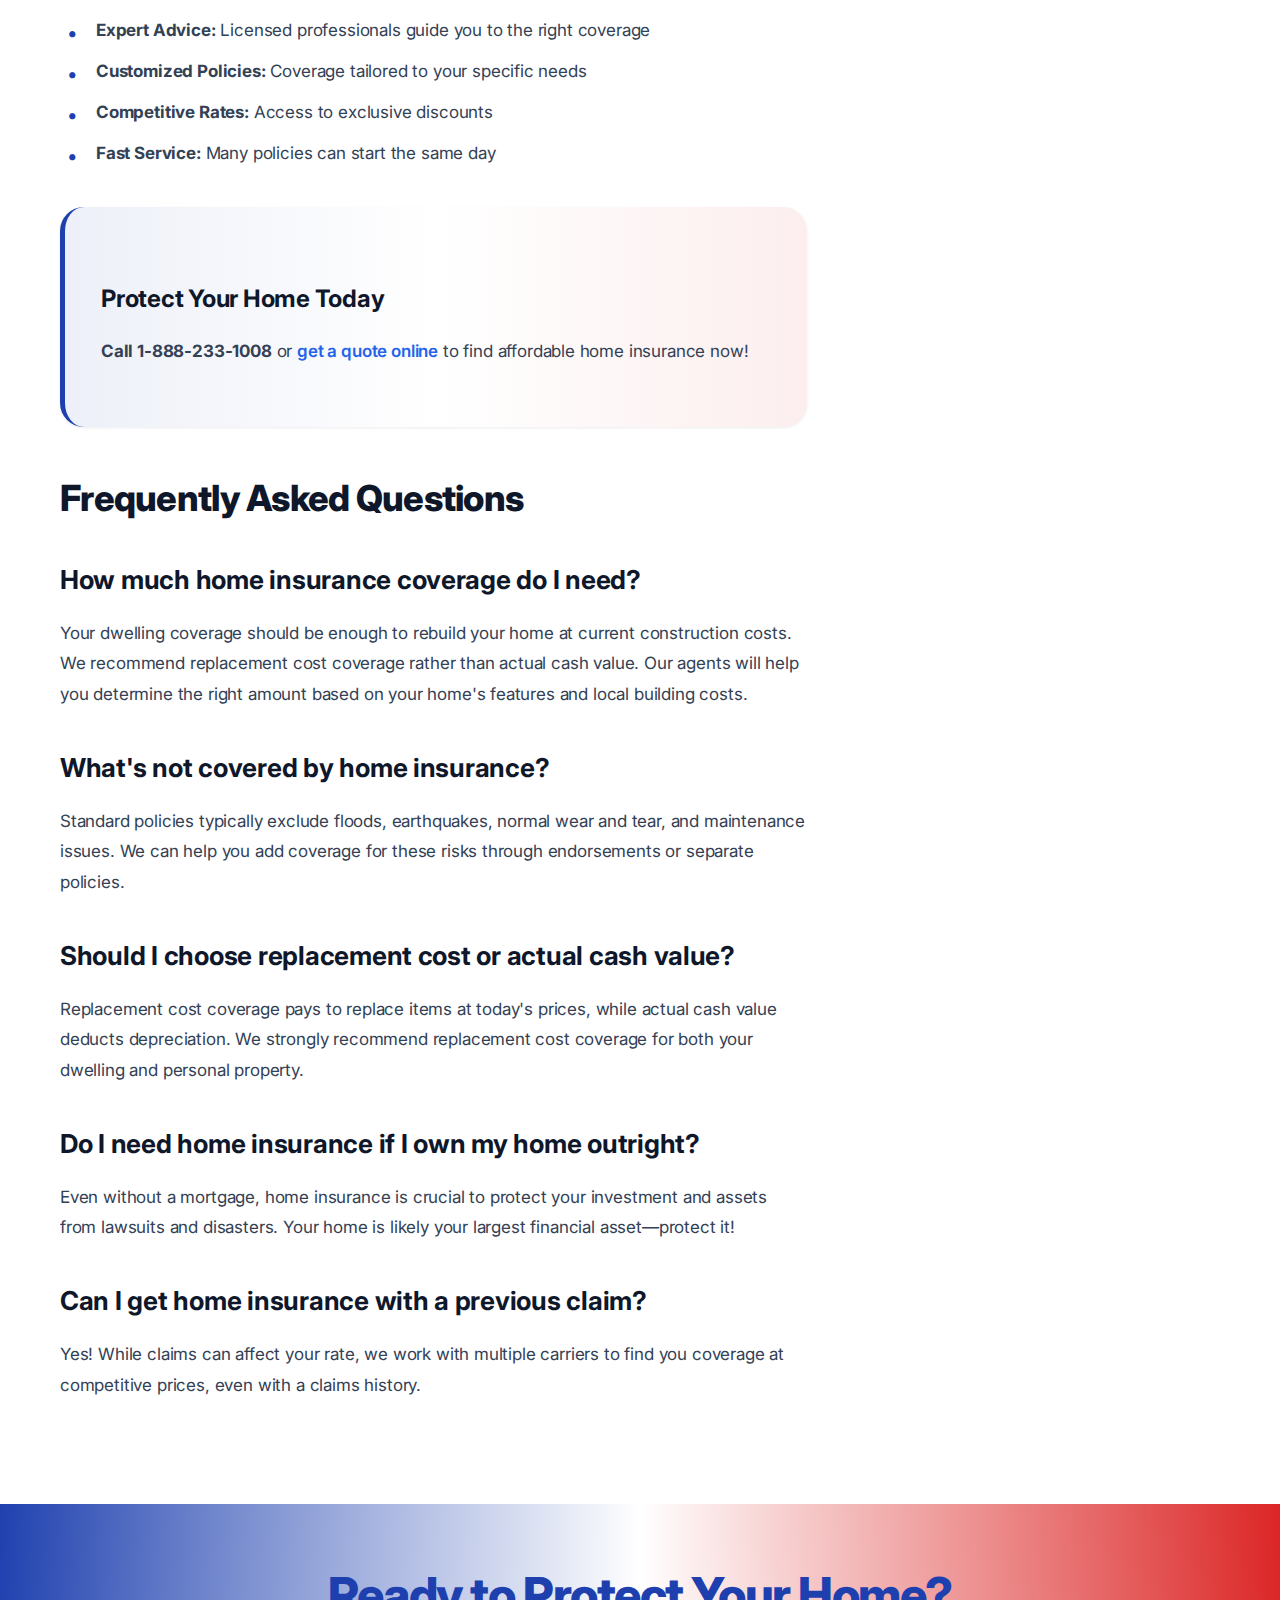
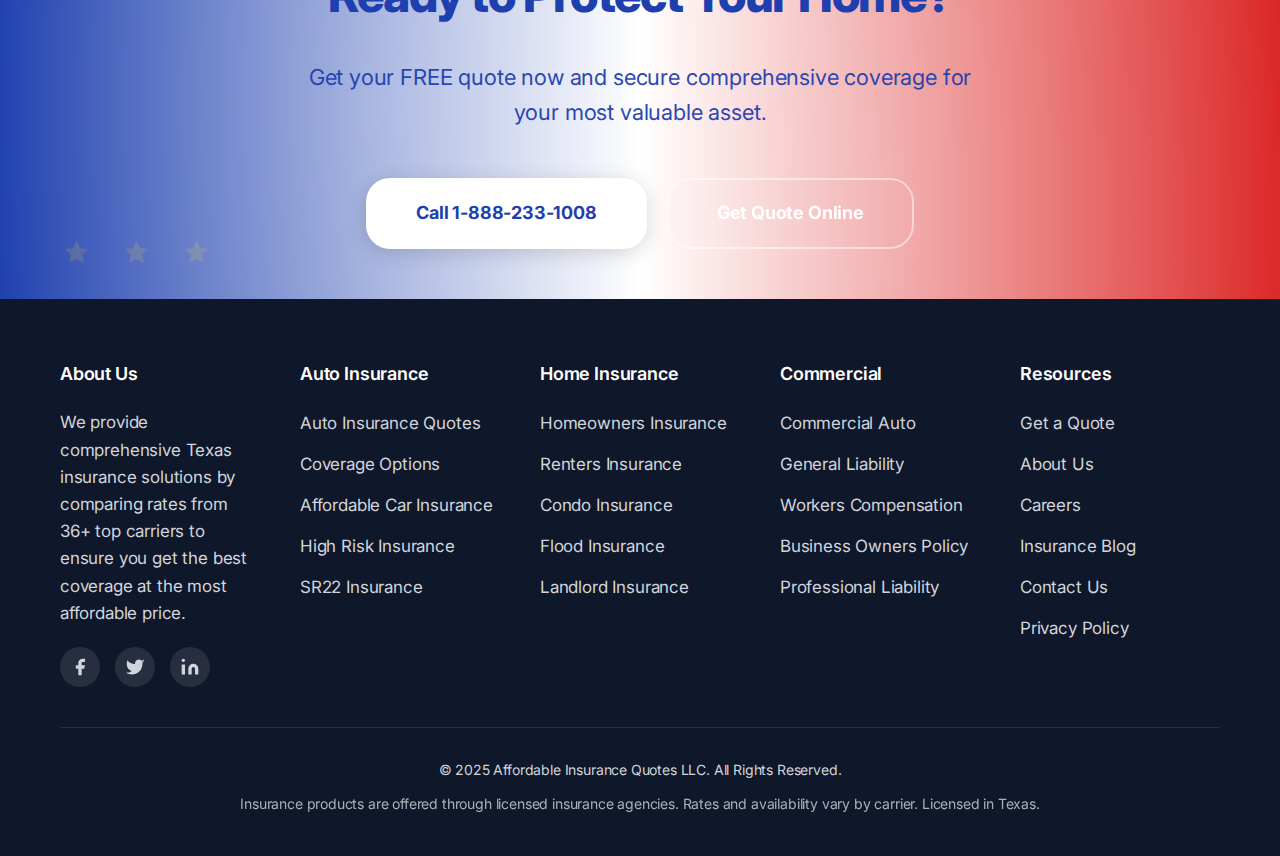
<file: home-insurance.html>
<!DOCTYPE html>
<html lang="en">
<head>
    <!-- Google tag (gtag.js) -->
    <script async src="https://www.googletagmanager.com/gtag/js?id=G-XC4GF1Q4NN"></script>

    <script>
      window.dataLayer = window.dataLayer || [];
      function gtag(){dataLayer.push(arguments);}
      gtag('js', new Date());

      // 1. Google Analytics 4 (GA4) Base Tracking
      gtag('config', 'G-XC4GF1Q4NN');

      // 2. Google Ads Base Tracking (for remarketing)
      gtag('config', 'AW-17706338773');
    </script>
    <script>
    function gtag_report_conversion(url) {
      var callback = function () {
        if (typeof(url) != 'undefined') {
          window.location = url;
        }
      };
      gtag('event', 'conversion', {
          'send_to': 'AW-17706338773/6nNNCISNk70bENWThftB',
          'event_callback': callback
      });
      return false;
    }
    (function() {
      function bindTelConversionTracking() {
        document.addEventListener('click', function (e) {
          var anchor = e.target.closest && e.target.closest('a[href^="tel:"]');
          if (anchor) {
            var href = anchor.getAttribute('href');
            var result = gtag_report_conversion(href);
            if (result === false) {
              e.preventDefault();
            }
          }
        });
      }
      if (document.readyState === 'loading') {
        document.addEventListener('DOMContentLoaded', bindTelConversionTracking);
      } else {
        bindTelConversionTracking();
      }
    })();
    </script>
    <meta charset="UTF-8">
    <meta name="viewport" content="width=device-width, initial-scale=1.0">
    <meta name="description" content="Protect your home with affordable homeowners insurance. Coverage for fire, theft, weather damage, and liability. Get FREE quotes from 36+ carriers. Call 1-888-233-1008.">
    <meta name="keywords" content="home insurance, homeowners insurance, house insurance, property insurance, affordable home insurance">
    <title>Affordable Home Insurance Quotes | Protect Your Home Today</title>
    <link rel="canonical" href="https://www.affordableinsurancequotes.net/home-insurance.html">
    
    <!-- Favicon -->
    <link rel="apple-touch-icon" sizes="180x180" href="/images/apple-touch-icon.png">
    <link rel="icon" type="image/png" sizes="32x32" href="/images/favicon-32x32.png">
    <link rel="icon" type="image/png" sizes="16x16" href="/images/favicon-16x16.png">
    <link rel="manifest" href="/images/site.webmanifest">
    
    <link rel="stylesheet" href="css/styles.css">
    <link href="https://fonts.googleapis.com/css2?family=Inter:wght@300;400;500;600;700;800&display=swap" rel="stylesheet">
    
    <script type="application/ld+json">
    {
      "@context": "https://schema.org",
      "@type": "Service",
      "serviceType": "Home Insurance",
      "provider": {
        "@type": "InsuranceAgency",
        "name": "Affordable Insurance Quotes LLC",
        "telephone": "+18882331008"
      },
      "areaServed": "US"
    }
    </script>
</head>
<body>
    <header class="site-header">
        <div class="top-bar">
            <div class="container">
                <div class="top-bar-content">
                    <span class="tagline">Texas Insurance Specialists trusted by Customers and Top Insurance Carriers</span>
                    <a href="tel:18882331008" class="phone-link">
                        <svg class="phone-icon" viewBox="0 0 24 24" fill="none" stroke="currentColor" stroke-width="2">
                            <path d="M22 16.92v3a2 2 0 0 1-2.18 2 19.79 19.79 0 0 1-8.63-3.07 19.5 19.5 0 0 1-6-6 19.79 19.79 0 0 1-3.07-8.67A2 2 0 0 1 4.11 2h3a2 2 0 0 1 2 1.72 12.84 12.84 0 0 0 .7 2.81 2 2 0 0 1-.45 2.11L8.09 9.91a16 16 0 0 0 6 6l1.27-1.27a2 2 0 0 1 2.11-.45 12.84 12.84 0 0 0 2.81.7A2 2 0 0 1 22 16.92z"></path>
                        </svg>
                        <span class="phone-number">1-888-233-1008</span>
                    </a>
                </div>
            </div>
        </div>
        <nav class="main-nav">
            <div class="container">
                <div class="nav-content">
                    <a href="index.html" class="logo">
                        <h1>AffordableInsuranceQuotes<span>.net</span></h1>
                    </a>
                    <button class="mobile-menu-toggle" aria-label="Toggle menu">
                        <span></span>
                        <span></span>
                        <span></span>
                    </button>
                    <ul class="nav-menu">
                        <li><a href="auto-insurance.html">Auto Insurance</a></li>
                        <li><a href="home-insurance.html">Home Insurance</a></li>
                        <li><a href="commercial-insurance.html">Commercial</a></li>
                        <li><a href="life-insurance.html">Life Insurance</a></li>
                        <li><a href="get-quote.html#get-quote-form" class="btn-primary-nav">Get a Quote</a></li>
                    </ul>
                </div>
            </div>
        </nav>
    </header>

    <div class="page-header">
        <div class="container">
            <h1>Home Insurance Protection</h1>
            <p>Secure your most valuable investment with comprehensive homeowners insurance</p>
        </div>
    </div>

    <section id="home-insurance-overview" class="content-section">
        <div class="container">
            <div class="content-grid">
                <div class="main-content">
                    <h2 id="home-insurance-quotes">Protect Your Home with Affordable Insurance</h2>
                    <p>Your home is more than just a structure—it's where your life happens, your memories are made, and your family is protected. Homeowners insurance is designed to safeguard you from the unexpected events that can damage your home, belongings, or impact you financially.</p>
                    
                    <div class="highlight-box">
                        <h3>Get Your FREE Home Insurance Quote</h3>
                        <p>Call <strong>1-888-233-1008</strong> now to compare rates from 36+ top carriers and find the best coverage for your home!</p>
                    </div>

                    <h2 id="home-insurance-coverage">What Does Home Insurance Cover?</h2>
                    
                    <h3>Dwelling Coverage</h3>
                    <p>This is the foundation of your homeowners policy. Dwelling coverage protects the physical structure of your home, including:</p>
                    <ul>
                        <li>Walls, roof, and foundation</li>
                        <li>Built-in appliances and fixtures</li>
                        <li>Attached structures like garages</li>
                        <li>Plumbing, electrical, and HVAC systems</li>
                    </ul>
                    <p>Coverage typically includes damage from fire, lightning, windstorms, hail, and other covered perils.</p>

                    <h3>Personal Property Coverage</h3>
                    <p>Protects your belongings inside your home, including:</p>
                    <ul>
                        <li>Furniture and appliances</li>
                        <li>Clothing and jewelry</li>
                        <li>Electronics and computers</li>
                        <li>Sports equipment</li>
                        <li>Tools and lawn equipment</li>
                    </ul>
                    <p>This coverage extends to items temporarily away from home, such as luggage on vacation.</p>

                    <h3>Liability Protection</h3>
                    <p>Liability coverage protects you financially if someone is injured on your property or if you accidentally damage someone else's property. It covers:</p>
                    <ul>
                        <li>Medical expenses for injured guests</li>
                        <li>Legal defense costs if you're sued</li>
                        <li>Court judgments and settlements</li>
                        <li>Damage you cause to others' property</li>
                    </ul>

                    <h3>Additional Living Expenses (ALE)</h3>
                    <p>If your home becomes uninhabitable due to a covered loss, ALE coverage pays for:</p>
                    <ul>
                        <li>Hotel or rental accommodation costs</li>
                        <li>Restaurant meals (above normal food costs)</li>
                        <li>Storage fees for belongings</li>
                        <li>Additional transportation expenses</li>
                    </ul>

                    <h3>Other Structures Coverage</h3>
                    <p>Protects structures on your property that aren't attached to your home:</p>
                    <ul>
                        <li>Detached garages and sheds</li>
                        <li>Fences and gates</li>
                        <li>Gazebos and pergolas</li>
                        <li>Swimming pools</li>
                    </ul>

                    <h2 id="home-policy-types">Types of Home Insurance Policies</h2>
                    
                    <h3 id="home-ho3">HO-3 (Special Form) - Most Common</h3>
                    <p>The most popular homeowners policy provides comprehensive "all-risk" coverage for your dwelling and named-peril coverage for personal property. This means your home is covered for all perils except those specifically excluded.</p>

                    <h3>HO-5 (Premier Coverage)</h3>
                    <p>Premium coverage that protects both your dwelling and personal property on an "all-risk" basis, offering the most comprehensive protection available.</p>

                    <h3 id="home-renters">HO-4 (Renters Insurance)</h3>
                    <p>For renters, this policy covers personal belongings and liability but not the building structure, which is the landlord's responsibility.</p>

                    <h3 id="home-condo">HO-6 (Condo Insurance)</h3>
                    <p>Designed for condo owners, covering interior improvements, personal property, and liability. The condo association's master policy covers common areas.</p>

                    <h3>HO-8 (Older Home Insurance)</h3>
                    <p>Specialized coverage for older or historic homes where replacement cost would exceed market value.</p>

                    <h2 id="home-additional-coverage">Additional Coverage Options</h2>
                    
                    <h3 id="home-flood">Flood Insurance</h3>
                    <p>Standard homeowners policies don't cover flood damage. If you live in a flood-prone area, separate flood insurance is essential. We can help you obtain coverage through the National Flood Insurance Program (NFIP) or private insurers.</p>

                    <h3>Earthquake Coverage</h3>
                    <p>Earthquake damage isn't covered by standard policies. If you live in an earthquake zone, we can add this important protection.</p>

                    <h3>Water Backup Coverage</h3>
                    <p>Protects against damage from sewers or drains backing up into your home—a common and costly problem not covered by standard policies.</p>

                    <h3>Scheduled Personal Property</h3>
                    <p>Provides additional coverage for high-value items like:</p>
                    <ul>
                        <li>Jewelry and watches</li>
                        <li>Fine art and collectibles</li>
                        <li>Musical instruments</li>
                        <li>Expensive electronics</li>
                    </ul>

                    <h3>Identity Theft Coverage</h3>
                    <p>Helps cover expenses related to restoring your identity if you become a victim of identity theft.</p>

                    <h3>Home Business Coverage</h3>
                    <p>If you run a business from home, standard policies provide limited coverage. We can add endorsements or separate policies to protect your business equipment and liability.</p>

                    <h3 id="home-landlord">Landlord Insurance</h3>
                    <p>Coverage designed for rental properties, including protection for the dwelling, liability for tenant injuries, and optional loss of rental income coverage when a unit is uninhabitable due to a covered claim.</p>

                    <h2 id="home-rate-factors">Factors Affecting Your Home Insurance Rate</h2>
                    <p>Several factors influence your homeowners insurance premium:</p>
                    <ul>
                        <li><strong>Location:</strong> Crime rates, weather risks, and proximity to fire stations</li>
                        <li><strong>Home Age and Condition:</strong> Newer homes with updated systems cost less to insure</li>
                        <li><strong>Construction Type:</strong> Brick or stone is less expensive than wood frame</li>
                        <li><strong>Coverage Amount:</strong> Higher coverage limits increase premiums</li>
                        <li><strong>Deductible:</strong> Higher deductibles lower your premium</li>
                        <li><strong>Claims History:</strong> Fewer claims mean lower rates</li>
                        <li><strong>Credit Score:</strong> Better credit often results in lower premiums</li>
                        <li><strong>Safety Features:</strong> Security systems, smoke detectors, and sprinklers can reduce costs</li>
                    </ul>

                    <h2 id="home-savings">Ways to Save on Home Insurance</h2>
                    <p>Our agents help you find all available discounts:</p>
                    <ul>
                        <li><strong>Bundle Discount:</strong> Combine home and auto insurance for significant savings</li>
                        <li><strong>Security System Discount:</strong> Monitored alarm systems reduce risk</li>
                        <li><strong>Fire Protection Discount:</strong> Smoke detectors and sprinkler systems</li>
                        <li><strong>New Home Discount:</strong> Recently built homes cost less to insure</li>
                        <li><strong>Claims-Free Discount:</strong> Maintain a clean claims history</li>
                        <li><strong>Loyalty Discount:</strong> Stay with the same carrier for years</li>
                        <li><strong>Higher Deductible:</strong> Increase your deductible to lower premiums</li>
                        <li><strong>Fortified Home:</strong> Impact-resistant roofing and windows</li>
                    </ul>

                    <h2 id="home-why-choose">Why Choose Us for Home Insurance?</h2>
                    <p>When you call AffordableInsuranceQuotes.net for home insurance, you receive:</p>
                    <ul>
                        <li><strong>Immediate Agent Access:</strong> No waiting, no automated phone trees</li>
                        <li><strong>36+ Carrier Comparison:</strong> We shop the market for you</li>
                        <li><strong>Expert Advice:</strong> Licensed professionals guide you to the right coverage</li>
                        <li><strong>Customized Policies:</strong> Coverage tailored to your specific needs</li>
                        <li><strong>Competitive Rates:</strong> Access to exclusive discounts</li>
                        <li><strong>Fast Service:</strong> Many policies can start the same day</li>
                    </ul>

                    <div class="highlight-box">
                        <h3>Protect Your Home Today</h3>
                        <p><strong>Call 1-888-233-1008</strong> or <a href="get-quote.html#get-quote-form" style="color: #2563eb; font-weight: 600;">get a quote online</a> to find affordable home insurance now!</p>
                    </div>

                    <h2 id="home-faq">Frequently Asked Questions</h2>
                    
                    <h3>How much home insurance coverage do I need?</h3>
                    <p>Your dwelling coverage should be enough to rebuild your home at current construction costs. We recommend replacement cost coverage rather than actual cash value. Our agents will help you determine the right amount based on your home's features and local building costs.</p>

                    <h3>What's not covered by home insurance?</h3>
                    <p>Standard policies typically exclude floods, earthquakes, normal wear and tear, and maintenance issues. We can help you add coverage for these risks through endorsements or separate policies.</p>

                    <h3>Should I choose replacement cost or actual cash value?</h3>
                    <p>Replacement cost coverage pays to replace items at today's prices, while actual cash value deducts depreciation. We strongly recommend replacement cost coverage for both your dwelling and personal property.</p>

                    <h3>Do I need home insurance if I own my home outright?</h3>
                    <p>Even without a mortgage, home insurance is crucial to protect your investment and assets from lawsuits and disasters. Your home is likely your largest financial asset—protect it!</p>

                    <h3>Can I get home insurance with a previous claim?</h3>
                    <p>Yes! While claims can affect your rate, we work with multiple carriers to find you coverage at competitive prices, even with a claims history.</p>
                </div>

                <aside class="sidebar">
                    <div class="sidebar-widget">
                        <h3>Get Your FREE Quote</h3>
                        <p>Compare rates from 36+ carriers in minutes!</p>
                        <a href="tel:18882331008" class="btn btn-primary" style="width: 100%; margin-bottom: 15px;">Call 1-888-233-1008</a>
                        <a href="get-quote.html#get-quote-form" class="btn btn-secondary" style="width: 100%;">Quote Online</a>
                    </div>

                    <div class="sidebar-widget">
                        <h3>Coverage Options</h3>
                        <ul style="list-style: none; padding: 0;">
                            <li style="margin-bottom: 12px;"><a href="#home-ho3" style="color: #2563eb;">→ Homeowners (HO-3)</a></li>
                            <li style="margin-bottom: 12px;"><a href="#home-renters" style="color: #2563eb;">→ Renters (HO-4)</a></li>
                            <li style="margin-bottom: 12px;"><a href="#home-condo" style="color: #2563eb;">→ Condo (HO-6)</a></li>
                            <li style="margin-bottom: 12px;"><a href="#home-flood" style="color: #2563eb;">→ Flood Insurance</a></li>
                            <li style="margin-bottom: 12px;"><a href="#home-landlord" style="color: #2563eb;">→ Landlord Insurance</a></li>
                        </ul>
                    </div>

                    <div class="sidebar-widget">
                        <h3>Bundle & Save</h3>
                        <p style="margin-bottom: 15px;">Combine home and auto insurance to save up to 25% on your premiums!</p>
                        <a href="get-quote.html#get-quote-form" style="color: #2563eb; font-weight: 600;">Learn More →</a>
                    </div>
                </aside>
            </div>
        </div>
    </section>

    <section id="home-insurance-cta" class="cta-section">
        <div class="container">
            <h2>Ready to Protect Your Home?</h2>
            <p>Get your FREE quote now and secure comprehensive coverage for your most valuable asset.</p>
            <div class="cta-buttons">
                <a href="tel:18882331008" class="btn btn-large btn-light">Call 1-888-233-1008</a>
                <a href="get-quote.html#get-quote-form" class="btn btn-large btn-outline-light">Get Quote Online</a>
            </div>
        </div>
    </section>

    <footer class="site-footer">
        <div class="container">
            <div class="footer-grid">
                <div class="footer-column">
                    <h4>About Us</h4>
                    <p>We provide comprehensive Texas insurance solutions by comparing rates from 36+ top carriers to ensure you get the best coverage at the most affordable price.</p>
                    <div class="social-links">
                        <a href="#" aria-label="Facebook"><svg viewBox="0 0 24 24" fill="currentColor"><path d="M18 2h-3a5 5 0 0 0-5 5v3H7v4h3v8h4v-8h3l1-4h-4V7a1 1 0 0 1 1-1h3z"></path></svg></a>
                        <a href="#" aria-label="Twitter"><svg viewBox="0 0 24 24" fill="currentColor"><path d="M23 3a10.9 10.9 0 0 1-3.14 1.53 4.48 4.48 0 0 0-7.86 3v1A10.66 10.66 0 0 1 3 4s-4 9 5 13a11.64 11.64 0 0 1-7 2c9 5 20 0 20-11.5a4.5 4.5 0 0 0-.08-.83A7.72 7.72 0 0 0 23 3z"></path></svg></a>
                        <a href="#" aria-label="LinkedIn"><svg viewBox="0 0 24 24" fill="currentColor"><path d="M16 8a6 6 0 0 1 6 6v7h-4v-7a2 2 0 0 0-2-2 2 2 0 0 0-2 2v7h-4v-7a6 6 0 0 1 6-6z"></path><rect x="2" y="9" width="4" height="12"></rect><circle cx="4" cy="4" r="2"></circle></svg></a>
                    </div>
                </div>
                <div class="footer-column">
                    <h4>Auto Insurance</h4>
                    <ul>
                        <li><a href="auto-insurance.html#auto-insurance-quotes">Auto Insurance Quotes</a></li>
                        <li><a href="auto-insurance.html#auto-coverage-options">Coverage Options</a></li>
                        <li><a href="auto-insurance.html#auto-saving-tips">Affordable Car Insurance</a></li>
                        <li><a href="auto-insurance.html#auto-high-risk">High Risk Insurance</a></li>
                        <li><a href="auto-insurance.html#auto-sr22">SR22 Insurance</a></li>
                    </ul>
                </div>
                <div class="footer-column">
                    <h4>Home Insurance</h4>
                    <ul>
                        <li><a href="home-insurance.html#home-insurance-quotes">Homeowners Insurance</a></li>
                        <li><a href="home-insurance.html#home-renters">Renters Insurance</a></li>
                        <li><a href="home-insurance.html#home-condo">Condo Insurance</a></li>
                        <li><a href="home-insurance.html#home-flood">Flood Insurance</a></li>
                        <li><a href="home-insurance.html#home-landlord">Landlord Insurance</a></li>
                    </ul>
                </div>
                <div class="footer-column">
                    <h4>Commercial</h4>
                    <ul>
                        <li><a href="commercial-insurance.html#commercial-auto">Commercial Auto</a></li>
                        <li><a href="commercial-insurance.html#commercial-general-liability">General Liability</a></li>
                        <li><a href="commercial-insurance.html#commercial-workers-comp">Workers Compensation</a></li>
                        <li><a href="commercial-insurance.html#commercial-bop">Business Owners Policy</a></li>
                        <li><a href="commercial-insurance.html#commercial-professional-liability">Professional Liability</a></li>
                    </ul>
                </div>
                <div class="footer-column">
                    <h4>Resources</h4>
                    <ul>
                        <li><a href="get-quote.html#get-quote-form">Get a Quote</a></li>
                        <li><a href="about.html#about-overview">About Us</a></li>
                        <li><a href="careers.html#careers-overview">Careers</a></li>
                        <li><a href="index.html#hero">Insurance Blog</a></li>
                        <li><a href="contact.html#contact-overview">Contact Us</a></li>
                        <li><a href="privacy-policy.html#privacy-overview">Privacy Policy</a></li>
                    </ul>
                </div>
            </div>
            <div class="footer-bottom">
                <p>&copy; 2025 Affordable Insurance Quotes LLC. All Rights Reserved.</p>
                <p class="disclaimer">Insurance products are offered through licensed insurance agencies. Rates and availability vary by carrier. Licensed in Texas.</p>
            </div>
        </div>
    </footer>

    <script src="js/main.js"></script>
</body>
</html>
</file>
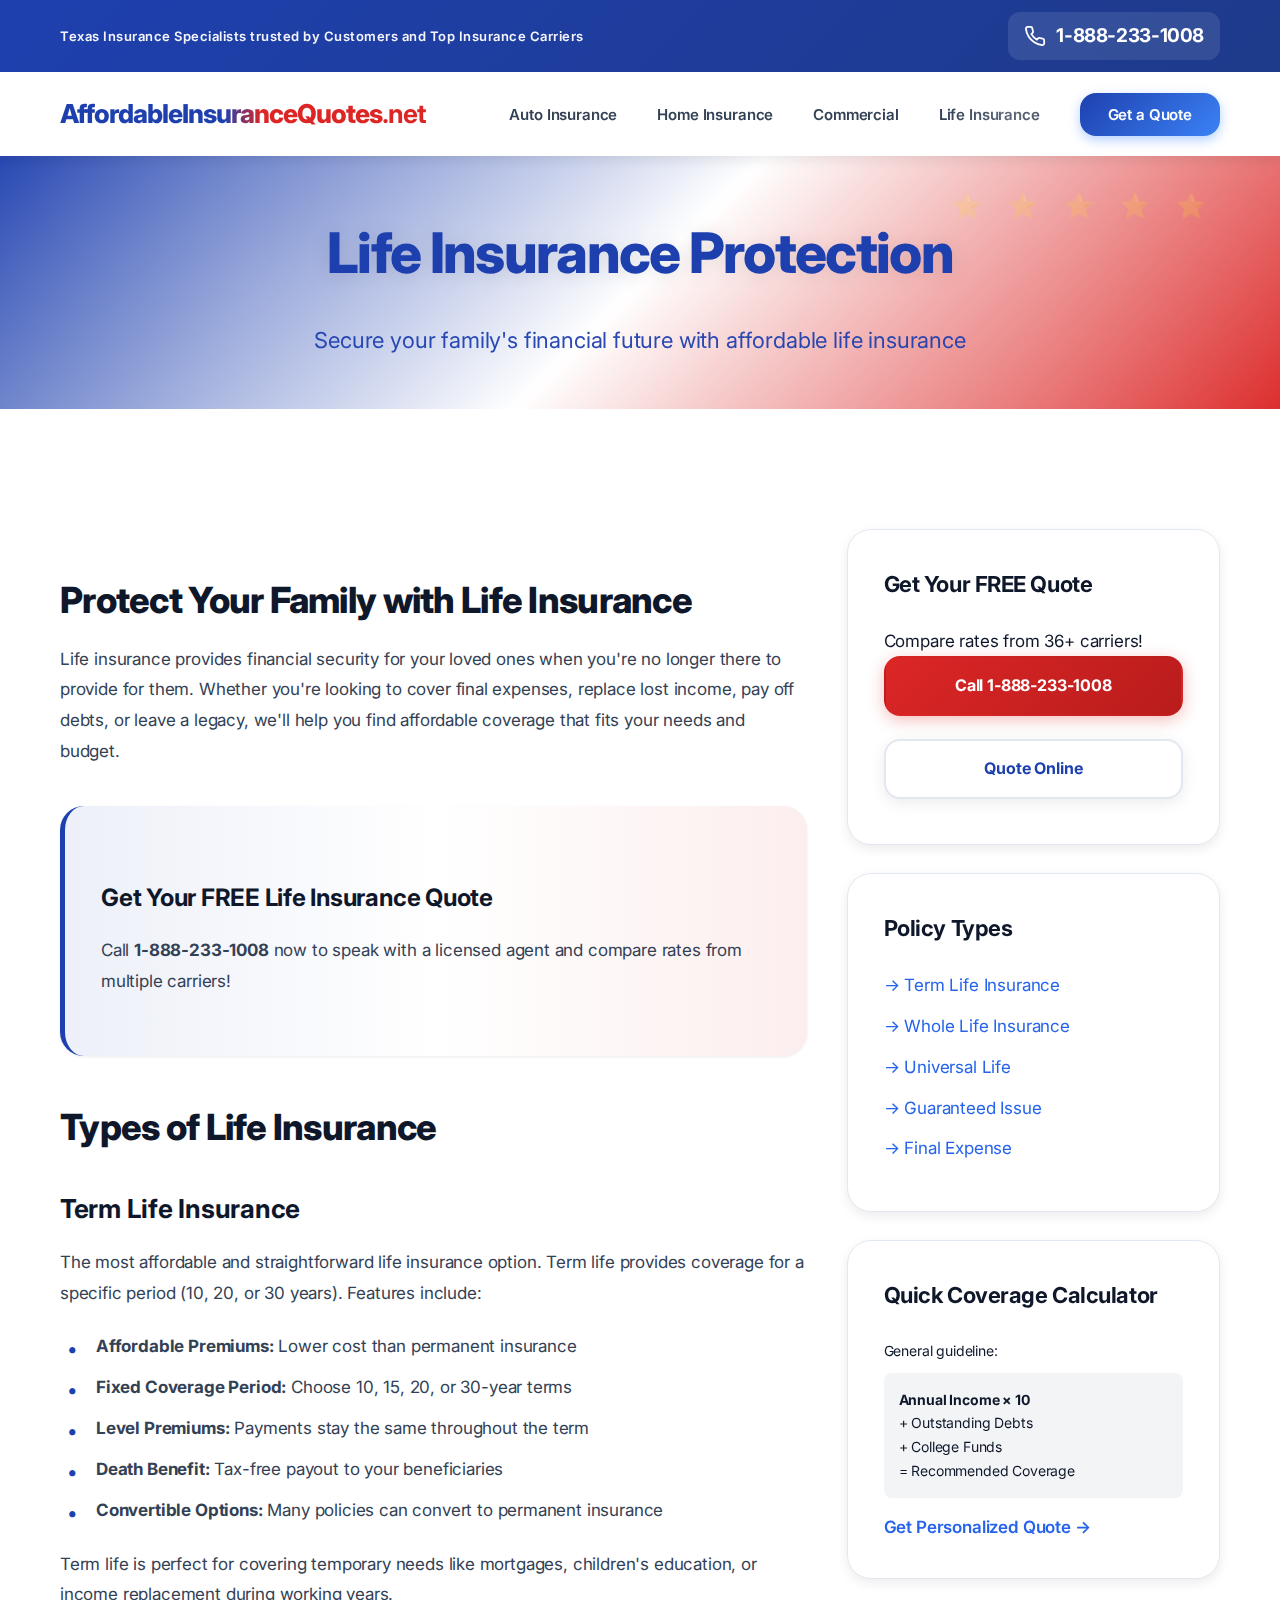
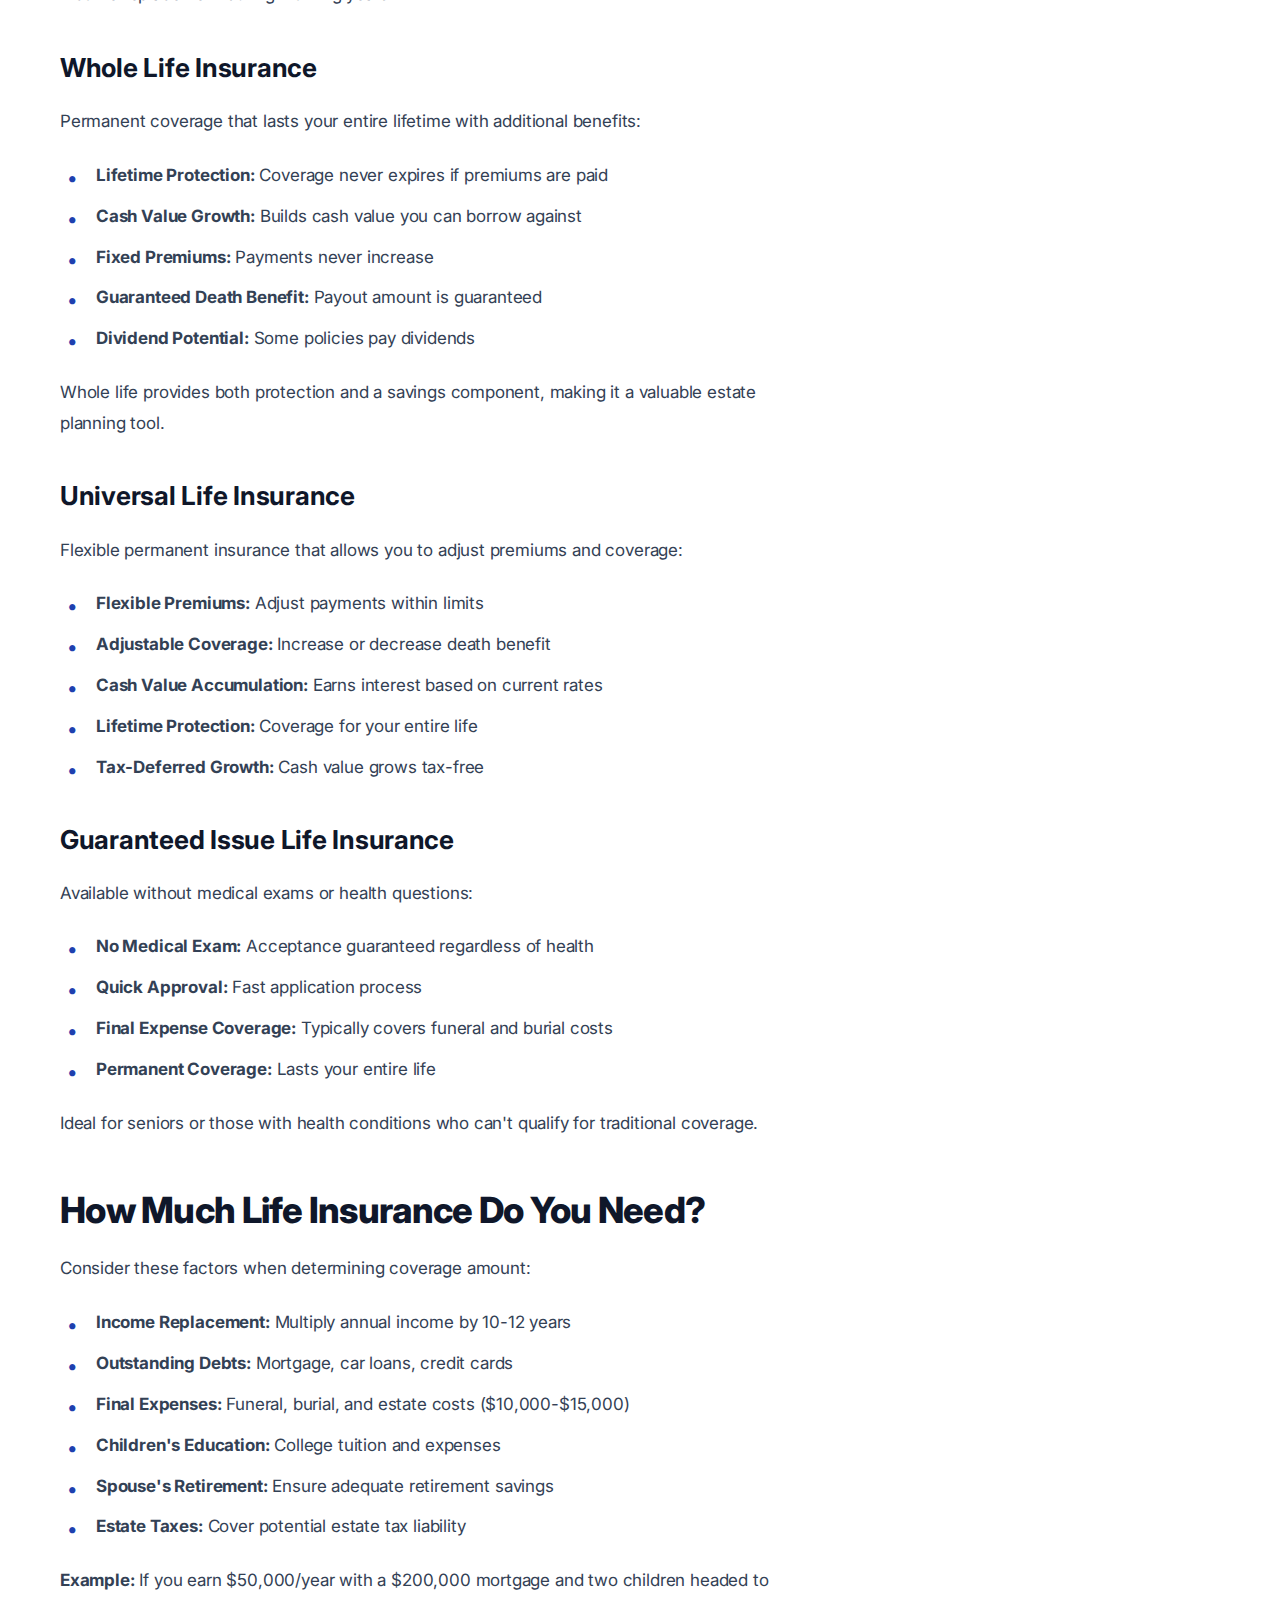
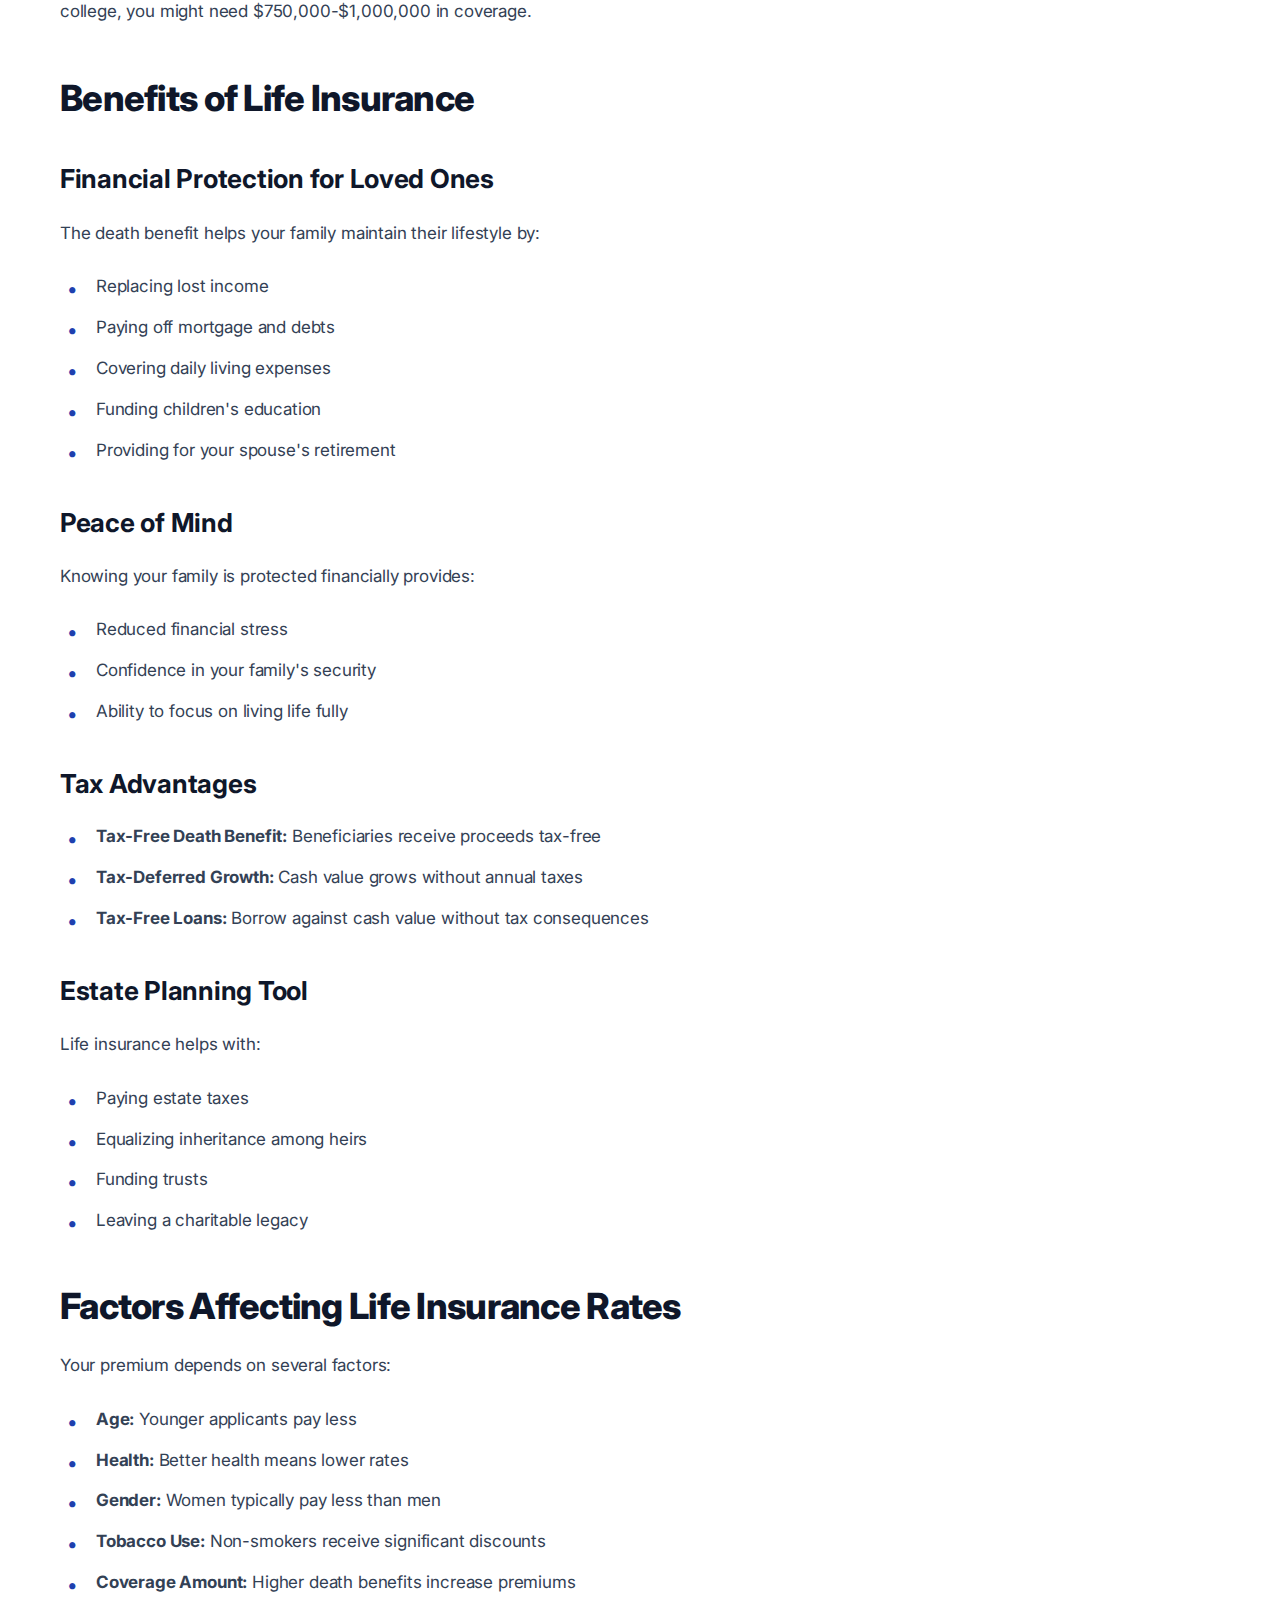
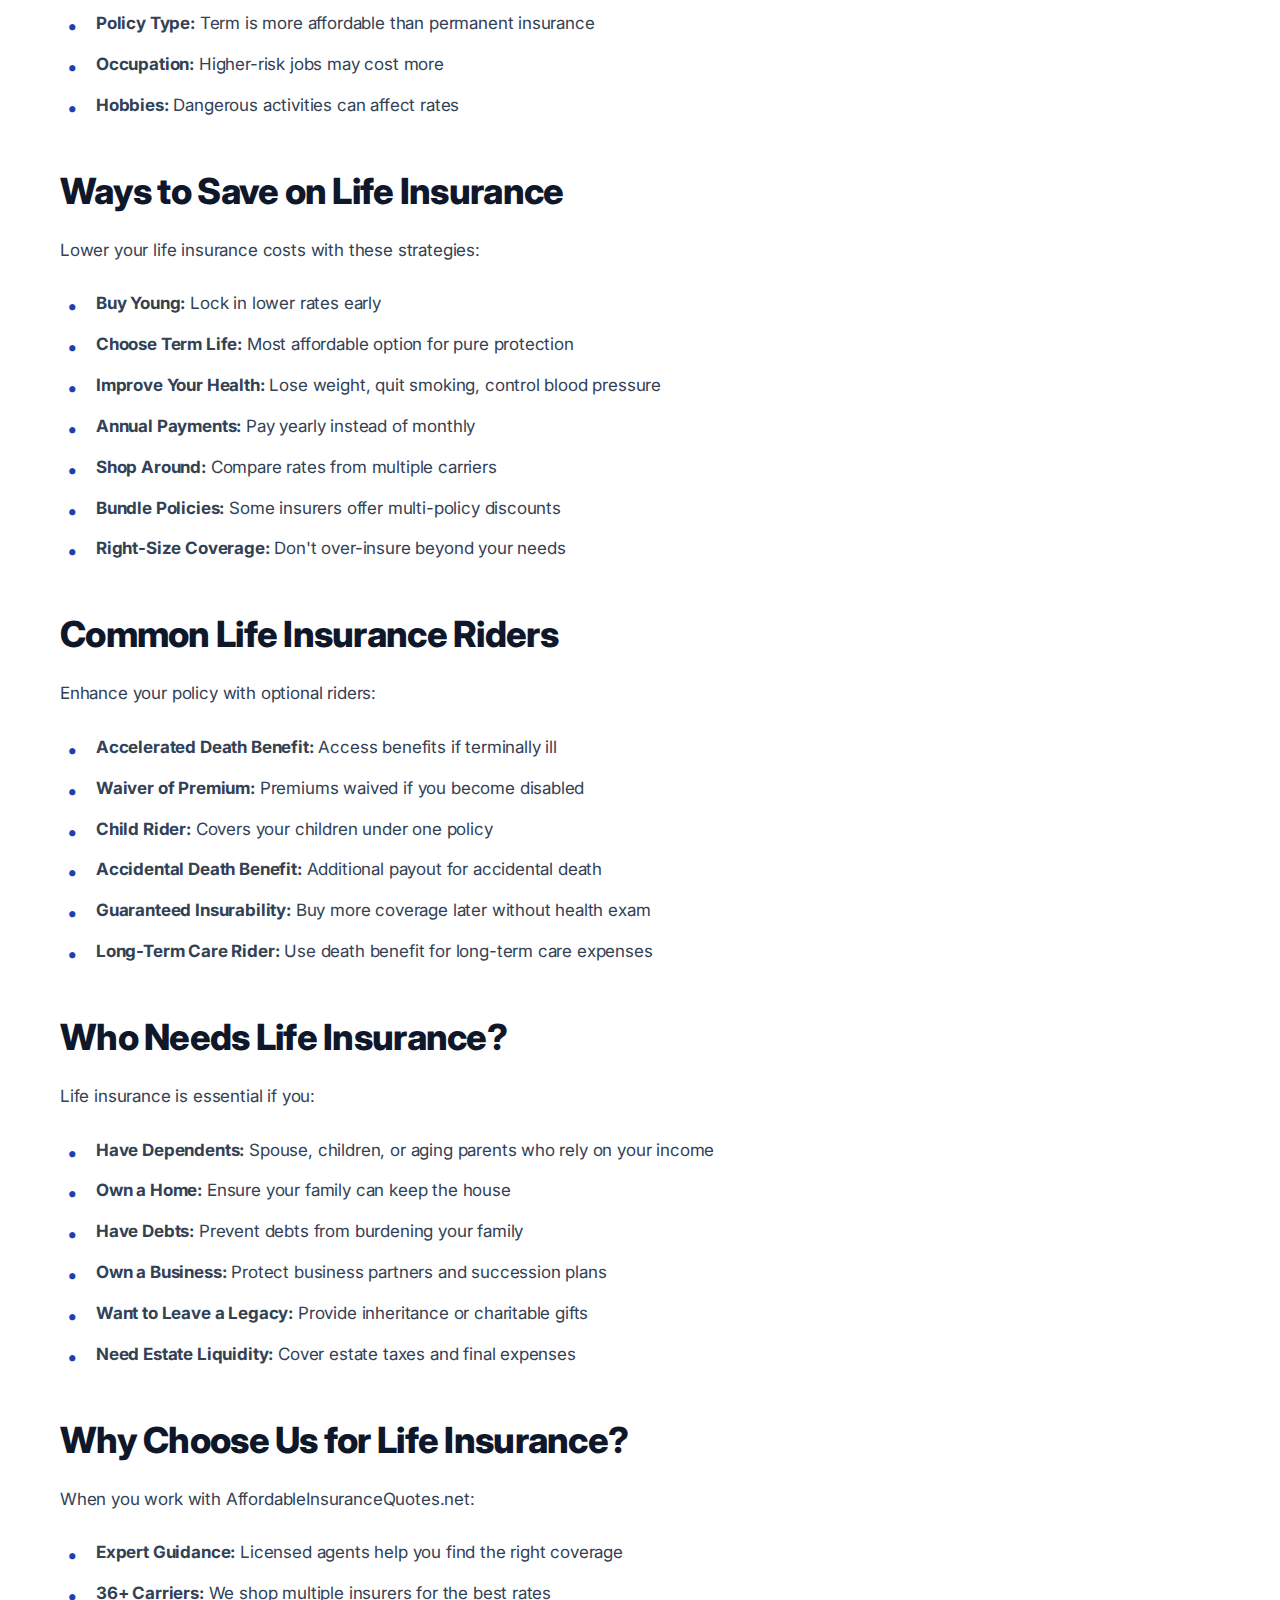
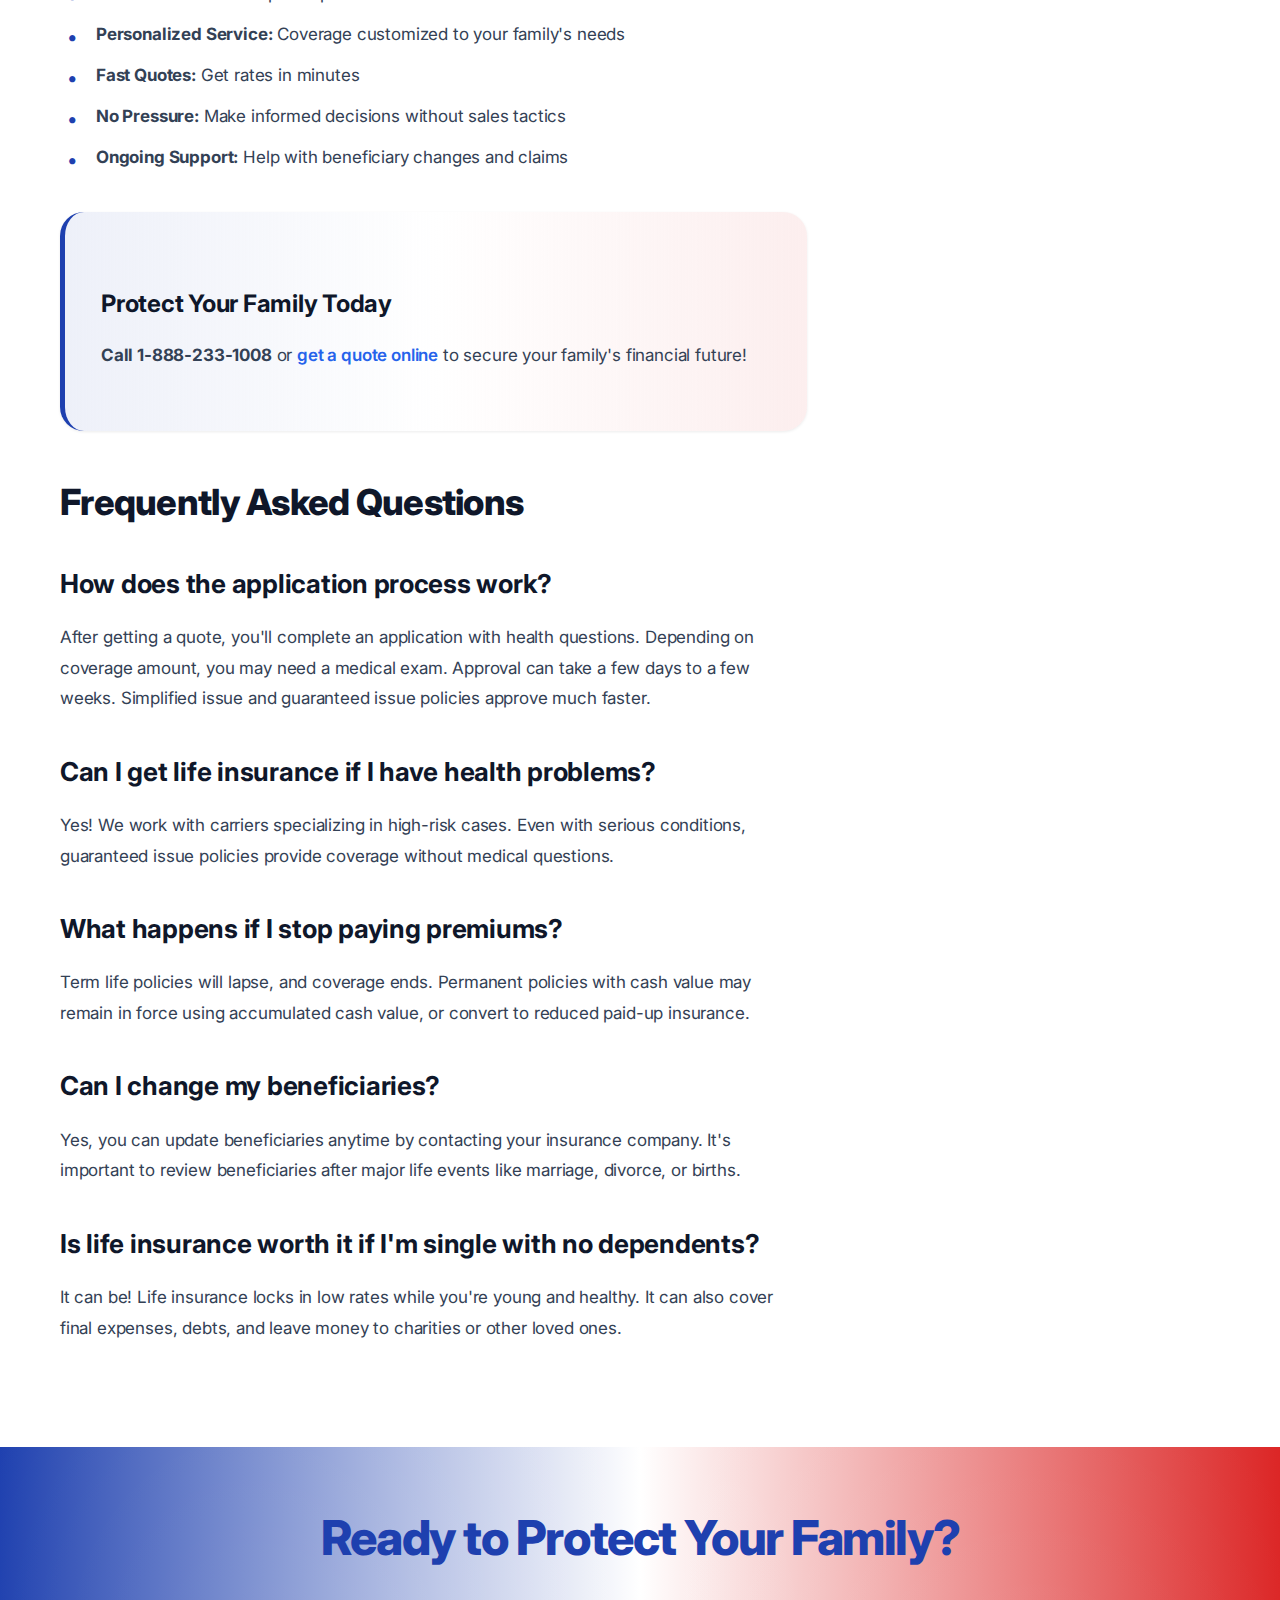
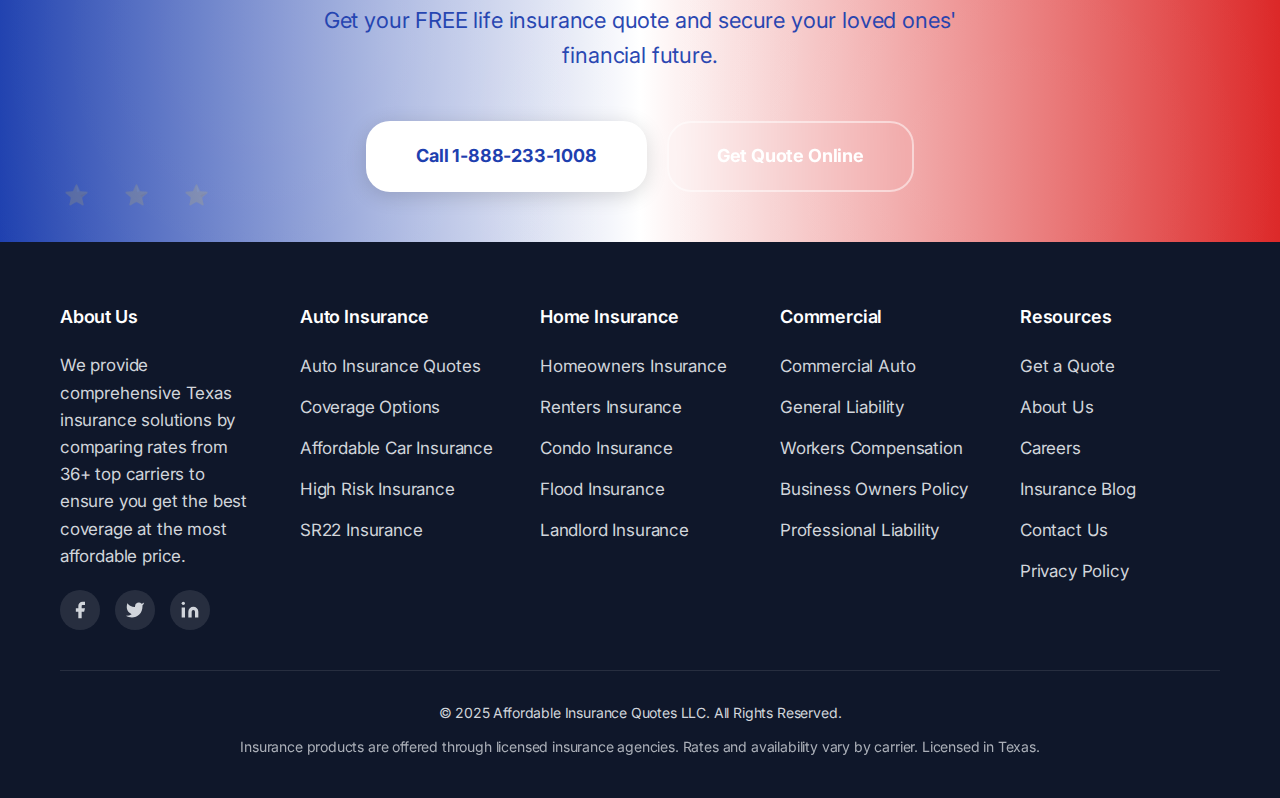
<file: life-insurance.html>
<!DOCTYPE html>
<html lang="en">
<head>
    <!-- Google tag (gtag.js) -->
    <script async src="https://www.googletagmanager.com/gtag/js?id=G-XC4GF1Q4NN"></script>

    <script>
      window.dataLayer = window.dataLayer || [];
      function gtag(){dataLayer.push(arguments);}
      gtag('js', new Date());

      // 1. Google Analytics 4 (GA4) Base Tracking
      gtag('config', 'G-XC4GF1Q4NN');

      // 2. Google Ads Base Tracking (for remarketing)
      gtag('config', 'AW-17706338773');
    </script>
    <script>
    function gtag_report_conversion(url) {
      var callback = function () {
        if (typeof(url) != 'undefined') {
          window.location = url;
        }
      };
      gtag('event', 'conversion', {
          'send_to': 'AW-17706338773/6nNNCISNk70bENWThftB',
          'event_callback': callback
      });
      return false;
    }
    (function() {
      function bindTelConversionTracking() {
        document.addEventListener('click', function (e) {
          var anchor = e.target.closest && e.target.closest('a[href^="tel:"]');
          if (anchor) {
            var href = anchor.getAttribute('href');
            var result = gtag_report_conversion(href);
            if (result === false) {
              e.preventDefault();
            }
          }
        });
      }
      if (document.readyState === 'loading') {
        document.addEventListener('DOMContentLoaded', bindTelConversionTracking);
      } else {
        bindTelConversionTracking();
      }
    })();
    </script>
    <meta charset="UTF-8">
    <meta name="viewport" content="width=device-width, initial-scale=1.0">
    <meta name="description" content="Affordable life insurance to protect your family's financial future. Term life, whole life, and universal life coverage. Get FREE quotes. Call 1-888-233-1008.">
    <meta name="keywords" content="life insurance, term life insurance, whole life insurance, affordable life insurance, life insurance quotes">
    <title>Affordable Life Insurance | Protect Your Family's Future</title>
    <link rel="canonical" href="https://www.affordableinsurancequotes.net/life-insurance.html">
    
    <!-- Favicon -->
    <link rel="apple-touch-icon" sizes="180x180" href="/images/apple-touch-icon.png">
    <link rel="icon" type="image/png" sizes="32x32" href="/images/favicon-32x32.png">
    <link rel="icon" type="image/png" sizes="16x16" href="/images/favicon-16x16.png">
    <link rel="manifest" href="/images/site.webmanifest">
    
    <link rel="stylesheet" href="css/styles.css">
    <link href="https://fonts.googleapis.com/css2?family=Inter:wght@300;400;500;600;700;800&display=swap" rel="stylesheet">
</head>
<body>
    <header class="site-header">
        <div class="top-bar">
            <div class="container">
                <div class="top-bar-content">
                    <span class="tagline">Texas Insurance Specialists trusted by Customers and Top Insurance Carriers</span>
                    <a href="tel:18882331008" class="phone-link">
                        <svg class="phone-icon" viewBox="0 0 24 24" fill="none" stroke="currentColor" stroke-width="2">
                            <path d="M22 16.92v3a2 2 0 0 1-2.18 2 19.79 19.79 0 0 1-8.63-3.07 19.5 19.5 0 0 1-6-6 19.79 19.79 0 0 1-3.07-8.67A2 2 0 0 1 4.11 2h3a2 2 0 0 1 2 1.72 12.84 12.84 0 0 0 .7 2.81 2 2 0 0 1-.45 2.11L8.09 9.91a16 16 0 0 0 6 6l1.27-1.27a2 2 0 0 1 2.11-.45 12.84 12.84 0 0 0 2.81.7A2 2 0 0 1 22 16.92z"></path>
                        </svg>
                        <span class="phone-number">1-888-233-1008</span>
                    </a>
                </div>
            </div>
        </div>
        <nav class="main-nav">
            <div class="container">
                <div class="nav-content">
                    <a href="index.html" class="logo">
                        <h1>AffordableInsuranceQuotes<span>.net</span></h1>
                    </a>
                    <button class="mobile-menu-toggle" aria-label="Toggle menu">
                        <span></span>
                        <span></span>
                        <span></span>
                    </button>
                    <ul class="nav-menu">
                        <li><a href="auto-insurance.html">Auto Insurance</a></li>
                        <li><a href="home-insurance.html">Home Insurance</a></li>
                        <li><a href="commercial-insurance.html">Commercial</a></li>
                        <li><a href="life-insurance.html">Life Insurance</a></li>
                        <li><a href="get-quote.html#get-quote-form" class="btn-primary-nav">Get a Quote</a></li>
                    </ul>
                </div>
            </div>
        </nav>
    </header>

    <div class="page-header">
        <div class="container">
            <h1>Life Insurance Protection</h1>
            <p>Secure your family's financial future with affordable life insurance</p>
        </div>
    </div>

    <section id="life-insurance-overview" class="content-section">
        <div class="container">
            <div class="content-grid">
                <div class="main-content">
                    <h2 id="life-insurance-quotes">Protect Your Family with Life Insurance</h2>
                    <p>Life insurance provides financial security for your loved ones when you're no longer there to provide for them. Whether you're looking to cover final expenses, replace lost income, pay off debts, or leave a legacy, we'll help you find affordable coverage that fits your needs and budget.</p>
                    
                    <div class="highlight-box">
                        <h3>Get Your FREE Life Insurance Quote</h3>
                        <p>Call <strong>1-888-233-1008</strong> now to speak with a licensed agent and compare rates from multiple carriers!</p>
                    </div>

                    <h2 id="life-policy-types">Types of Life Insurance</h2>
                    
                    <h3 id="life-term">Term Life Insurance</h3>
                    <p>The most affordable and straightforward life insurance option. Term life provides coverage for a specific period (10, 20, or 30 years). Features include:</p>
                    <ul>
                        <li><strong>Affordable Premiums:</strong> Lower cost than permanent insurance</li>
                        <li><strong>Fixed Coverage Period:</strong> Choose 10, 15, 20, or 30-year terms</li>
                        <li><strong>Level Premiums:</strong> Payments stay the same throughout the term</li>
                        <li><strong>Death Benefit:</strong> Tax-free payout to your beneficiaries</li>
                        <li><strong>Convertible Options:</strong> Many policies can convert to permanent insurance</li>
                    </ul>
                    <p>Term life is perfect for covering temporary needs like mortgages, children's education, or income replacement during working years.</p>

                    <h3 id="life-whole">Whole Life Insurance</h3>
                    <p>Permanent coverage that lasts your entire lifetime with additional benefits:</p>
                    <ul>
                        <li><strong>Lifetime Protection:</strong> Coverage never expires if premiums are paid</li>
                        <li><strong>Cash Value Growth:</strong> Builds cash value you can borrow against</li>
                        <li><strong>Fixed Premiums:</strong> Payments never increase</li>
                        <li><strong>Guaranteed Death Benefit:</strong> Payout amount is guaranteed</li>
                        <li><strong>Dividend Potential:</strong> Some policies pay dividends</li>
                    </ul>
                    <p>Whole life provides both protection and a savings component, making it a valuable estate planning tool.</p>

                    <h3 id="life-universal">Universal Life Insurance</h3>
                    <p>Flexible permanent insurance that allows you to adjust premiums and coverage:</p>
                    <ul>
                        <li><strong>Flexible Premiums:</strong> Adjust payments within limits</li>
                        <li><strong>Adjustable Coverage:</strong> Increase or decrease death benefit</li>
                        <li><strong>Cash Value Accumulation:</strong> Earns interest based on current rates</li>
                        <li><strong>Lifetime Protection:</strong> Coverage for your entire life</li>
                        <li><strong>Tax-Deferred Growth:</strong> Cash value grows tax-free</li>
                    </ul>

                    <h3 id="life-guaranteed">Guaranteed Issue Life Insurance</h3>
                    <p>Available without medical exams or health questions:</p>
                    <ul>
                        <li><strong>No Medical Exam:</strong> Acceptance guaranteed regardless of health</li>
                        <li><strong>Quick Approval:</strong> Fast application process</li>
                        <li><strong>Final Expense Coverage:</strong> Typically covers funeral and burial costs</li>
                        <li><strong>Permanent Coverage:</strong> Lasts your entire life</li>
                    </ul>
                    <p>Ideal for seniors or those with health conditions who can't qualify for traditional coverage.</p>

                    <h2 id="life-coverage-needs">How Much Life Insurance Do You Need?</h2>
                    <p>Consider these factors when determining coverage amount:</p>
                    <ul>
                        <li><strong>Income Replacement:</strong> Multiply annual income by 10-12 years</li>
                        <li><strong>Outstanding Debts:</strong> Mortgage, car loans, credit cards</li>
                        <li><strong>Final Expenses:</strong> Funeral, burial, and estate costs ($10,000-$15,000)</li>
                        <li><strong>Children's Education:</strong> College tuition and expenses</li>
                        <li><strong>Spouse's Retirement:</strong> Ensure adequate retirement savings</li>
                        <li><strong>Estate Taxes:</strong> Cover potential estate tax liability</li>
                    </ul>
                    <p><strong>Example:</strong> If you earn $50,000/year with a $200,000 mortgage and two children headed to college, you might need $750,000-$1,000,000 in coverage.</p>

                    <h2 id="life-benefits">Benefits of Life Insurance</h2>
                    
                    <h3>Financial Protection for Loved Ones</h3>
                    <p>The death benefit helps your family maintain their lifestyle by:</p>
                    <ul>
                        <li>Replacing lost income</li>
                        <li>Paying off mortgage and debts</li>
                        <li>Covering daily living expenses</li>
                        <li>Funding children's education</li>
                        <li>Providing for your spouse's retirement</li>
                    </ul>

                    <h3>Peace of Mind</h3>
                    <p>Knowing your family is protected financially provides:</p>
                    <ul>
                        <li>Reduced financial stress</li>
                        <li>Confidence in your family's security</li>
                        <li>Ability to focus on living life fully</li>
                    </ul>

                    <h3>Tax Advantages</h3>
                    <ul>
                        <li><strong>Tax-Free Death Benefit:</strong> Beneficiaries receive proceeds tax-free</li>
                        <li><strong>Tax-Deferred Growth:</strong> Cash value grows without annual taxes</li>
                        <li><strong>Tax-Free Loans:</strong> Borrow against cash value without tax consequences</li>
                    </ul>

                    <h3>Estate Planning Tool</h3>
                    <p>Life insurance helps with:</p>
                    <ul>
                        <li>Paying estate taxes</li>
                        <li>Equalizing inheritance among heirs</li>
                        <li>Funding trusts</li>
                        <li>Leaving a charitable legacy</li>
                    </ul>

                    <h2 id="life-rate-factors">Factors Affecting Life Insurance Rates</h2>
                    <p>Your premium depends on several factors:</p>
                    <ul>
                        <li><strong>Age:</strong> Younger applicants pay less</li>
                        <li><strong>Health:</strong> Better health means lower rates</li>
                        <li><strong>Gender:</strong> Women typically pay less than men</li>
                        <li><strong>Tobacco Use:</strong> Non-smokers receive significant discounts</li>
                        <li><strong>Coverage Amount:</strong> Higher death benefits increase premiums</li>
                        <li><strong>Policy Type:</strong> Term is more affordable than permanent insurance</li>
                        <li><strong>Occupation:</strong> Higher-risk jobs may cost more</li>
                        <li><strong>Hobbies:</strong> Dangerous activities can affect rates</li>
                    </ul>

                    <h2 id="life-savings">Ways to Save on Life Insurance</h2>
                    <p>Lower your life insurance costs with these strategies:</p>
                    <ul>
                        <li><strong>Buy Young:</strong> Lock in lower rates early</li>
                        <li><strong>Choose Term Life:</strong> Most affordable option for pure protection</li>
                        <li><strong>Improve Your Health:</strong> Lose weight, quit smoking, control blood pressure</li>
                        <li><strong>Annual Payments:</strong> Pay yearly instead of monthly</li>
                        <li><strong>Shop Around:</strong> Compare rates from multiple carriers</li>
                        <li><strong>Bundle Policies:</strong> Some insurers offer multi-policy discounts</li>
                        <li><strong>Right-Size Coverage:</strong> Don't over-insure beyond your needs</li>
                    </ul>

                    <h2 id="life-riders">Common Life Insurance Riders</h2>
                    <p>Enhance your policy with optional riders:</p>
                    <ul>
                        <li><strong>Accelerated Death Benefit:</strong> Access benefits if terminally ill</li>
                        <li><strong>Waiver of Premium:</strong> Premiums waived if you become disabled</li>
                        <li><strong>Child Rider:</strong> Covers your children under one policy</li>
                        <li><strong>Accidental Death Benefit:</strong> Additional payout for accidental death</li>
                        <li><strong>Guaranteed Insurability:</strong> Buy more coverage later without health exam</li>
                        <li><strong>Long-Term Care Rider:</strong> Use death benefit for long-term care expenses</li>
                    </ul>

                    <h2 id="life-who-needs">Who Needs Life Insurance?</h2>
                    <p>Life insurance is essential if you:</p>
                    <ul>
                        <li><strong>Have Dependents:</strong> Spouse, children, or aging parents who rely on your income</li>
                        <li><strong>Own a Home:</strong> Ensure your family can keep the house</li>
                        <li><strong>Have Debts:</strong> Prevent debts from burdening your family</li>
                        <li><strong>Own a Business:</strong> Protect business partners and succession plans</li>
                        <li><strong>Want to Leave a Legacy:</strong> Provide inheritance or charitable gifts</li>
                        <li><strong>Need Estate Liquidity:</strong> Cover estate taxes and final expenses</li>
                    </ul>

                    <h2 id="life-why-choose">Why Choose Us for Life Insurance?</h2>
                    <p>When you work with AffordableInsuranceQuotes.net:</p>
                    <ul>
                        <li><strong>Expert Guidance:</strong> Licensed agents help you find the right coverage</li>
                        <li><strong>36+ Carriers:</strong> We shop multiple insurers for the best rates</li>
                        <li><strong>Personalized Service:</strong> Coverage customized to your family's needs</li>
                        <li><strong>Fast Quotes:</strong> Get rates in minutes</li>
                        <li><strong>No Pressure:</strong> Make informed decisions without sales tactics</li>
                        <li><strong>Ongoing Support:</strong> Help with beneficiary changes and claims</li>
                    </ul>

                    <div class="highlight-box">
                        <h3>Protect Your Family Today</h3>
                        <p><strong>Call 1-888-233-1008</strong> or <a href="get-quote.html#get-quote-form" style="color: #2563eb; font-weight: 600;">get a quote online</a> to secure your family's financial future!</p>
                    </div>

                    <h2 id="life-faq">Frequently Asked Questions</h2>
                    
                    <h3>How does the application process work?</h3>
                    <p>After getting a quote, you'll complete an application with health questions. Depending on coverage amount, you may need a medical exam. Approval can take a few days to a few weeks. Simplified issue and guaranteed issue policies approve much faster.</p>

                    <h3>Can I get life insurance if I have health problems?</h3>
                    <p>Yes! We work with carriers specializing in high-risk cases. Even with serious conditions, guaranteed issue policies provide coverage without medical questions.</p>

                    <h3>What happens if I stop paying premiums?</h3>
                    <p>Term life policies will lapse, and coverage ends. Permanent policies with cash value may remain in force using accumulated cash value, or convert to reduced paid-up insurance.</p>

                    <h3>Can I change my beneficiaries?</h3>
                    <p>Yes, you can update beneficiaries anytime by contacting your insurance company. It's important to review beneficiaries after major life events like marriage, divorce, or births.</p>

                    <h3>Is life insurance worth it if I'm single with no dependents?</h3>
                    <p>It can be! Life insurance locks in low rates while you're young and healthy. It can also cover final expenses, debts, and leave money to charities or other loved ones.</p>
                </div>

                <aside class="sidebar">
                    <div class="sidebar-widget">
                        <h3>Get Your FREE Quote</h3>
                        <p>Compare rates from 36+ carriers!</p>
                        <a href="tel:18882331008" class="btn btn-primary" style="width: 100%; margin-bottom: 15px;">Call 1-888-233-1008</a>
                        <a href="get-quote.html#get-quote-form" class="btn btn-secondary" style="width: 100%;">Quote Online</a>
                    </div>

                    <div class="sidebar-widget">
                        <h3>Policy Types</h3>
                        <ul style="list-style: none; padding: 0;">
                            <li style="margin-bottom: 12px;"><a href="#life-term" style="color: #2563eb;">→ Term Life Insurance</a></li>
                            <li style="margin-bottom: 12px;"><a href="#life-whole" style="color: #2563eb;">→ Whole Life Insurance</a></li>
                            <li style="margin-bottom: 12px;"><a href="#life-universal" style="color: #2563eb;">→ Universal Life</a></li>
                            <li style="margin-bottom: 12px;"><a href="#life-guaranteed" style="color: #2563eb;">→ Guaranteed Issue</a></li>
                            <li style="margin-bottom: 12px;"><a href="#life-policy-types" style="color: #2563eb;">→ Final Expense</a></li>
                        </ul>
                    </div>

                    <div class="sidebar-widget">
                        <h3>Quick Coverage Calculator</h3>
                        <p style="margin-bottom: 10px; font-size: 14px;">General guideline:</p>
                        <p style="background: #f3f4f6; padding: 15px; border-radius: 8px; font-size: 14px; margin-bottom: 15px;">
                            <strong>Annual Income × 10</strong><br>
                            + Outstanding Debts<br>
                            + College Funds<br>
                            = Recommended Coverage
                        </p>
                        <a href="get-quote.html#get-quote-form" style="color: #2563eb; font-weight: 600;">Get Personalized Quote →</a>
                    </div>
                </aside>
            </div>
        </div>
    </section>

    <section id="life-insurance-cta" class="cta-section">
        <div class="container">
            <h2>Ready to Protect Your Family?</h2>
            <p>Get your FREE life insurance quote and secure your loved ones' financial future.</p>
            <div class="cta-buttons">
                <a href="tel:18882331008" class="btn btn-large btn-light">Call 1-888-233-1008</a>
                <a href="get-quote.html#get-quote-form" class="btn btn-large btn-outline-light">Get Quote Online</a>
            </div>
        </div>
    </section>

    <footer class="site-footer">
        <div class="container">
            <div class="footer-grid">
                <div class="footer-column">
                    <h4>About Us</h4>
                    <p>We provide comprehensive Texas insurance solutions by comparing rates from 36+ top carriers to ensure you get the best coverage at the most affordable price.</p>
                    <div class="social-links">
                        <a href="#" aria-label="Facebook"><svg viewBox="0 0 24 24" fill="currentColor"><path d="M18 2h-3a5 5 0 0 0-5 5v3H7v4h3v8h4v-8h3l1-4h-4V7a1 1 0 0 1 1-1h3z"></path></svg></a>
                        <a href="#" aria-label="Twitter"><svg viewBox="0 0 24 24" fill="currentColor"><path d="M23 3a10.9 10.9 0 0 1-3.14 1.53 4.48 4.48 0 0 0-7.86 3v1A10.66 10.66 0 0 1 3 4s-4 9 5 13a11.64 11.64 0 0 1-7 2c9 5 20 0 20-11.5a4.5 4.5 0 0 0-.08-.83A7.72 7.72 0 0 0 23 3z"></path></svg></a>
                        <a href="#" aria-label="LinkedIn"><svg viewBox="0 0 24 24" fill="currentColor"><path d="M16 8a6 6 0 0 1 6 6v7h-4v-7a2 2 0 0 0-2-2 2 2 0 0 0-2 2v7h-4v-7a6 6 0 0 1 6-6z"></path><rect x="2" y="9" width="4" height="12"></rect><circle cx="4" cy="4" r="2"></circle></svg></a>
                    </div>
                </div>
                <div class="footer-column">
                    <h4>Auto Insurance</h4>
                    <ul>
                        <li><a href="auto-insurance.html#auto-insurance-quotes">Auto Insurance Quotes</a></li>
                        <li><a href="auto-insurance.html#auto-coverage-options">Coverage Options</a></li>
                        <li><a href="auto-insurance.html#auto-saving-tips">Affordable Car Insurance</a></li>
                        <li><a href="auto-insurance.html#auto-high-risk">High Risk Insurance</a></li>
                        <li><a href="auto-insurance.html#auto-sr22">SR22 Insurance</a></li>
                    </ul>
                </div>
                <div class="footer-column">
                    <h4>Home Insurance</h4>
                    <ul>
                        <li><a href="home-insurance.html#home-insurance-quotes">Homeowners Insurance</a></li>
                        <li><a href="home-insurance.html#home-renters">Renters Insurance</a></li>
                        <li><a href="home-insurance.html#home-condo">Condo Insurance</a></li>
                        <li><a href="home-insurance.html#home-flood">Flood Insurance</a></li>
                        <li><a href="home-insurance.html#home-landlord">Landlord Insurance</a></li>
                    </ul>
                </div>
                <div class="footer-column">
                    <h4>Commercial</h4>
                    <ul>
                        <li><a href="commercial-insurance.html#commercial-auto">Commercial Auto</a></li>
                        <li><a href="commercial-insurance.html#commercial-general-liability">General Liability</a></li>
                        <li><a href="commercial-insurance.html#commercial-workers-comp">Workers Compensation</a></li>
                        <li><a href="commercial-insurance.html#commercial-bop">Business Owners Policy</a></li>
                        <li><a href="commercial-insurance.html#commercial-professional-liability">Professional Liability</a></li>
                    </ul>
                </div>
                <div class="footer-column">
                    <h4>Resources</h4>
                    <ul>
                        <li><a href="get-quote.html#get-quote-form">Get a Quote</a></li>
                        <li><a href="about.html#about-overview">About Us</a></li>
                        <li><a href="careers.html#careers-overview">Careers</a></li>
                        <li><a href="index.html#hero">Insurance Blog</a></li>
                        <li><a href="contact.html#contact-overview">Contact Us</a></li>
                        <li><a href="privacy-policy.html#privacy-overview">Privacy Policy</a></li>
                    </ul>
                </div>
            </div>
            <div class="footer-bottom">
                <p>&copy; 2025 Affordable Insurance Quotes LLC. All Rights Reserved.</p>
                <p class="disclaimer">Insurance products are offered through licensed insurance agencies. Rates and availability vary by carrier. Licensed in Texas.</p>
            </div>
        </div>
    </footer>

    <script src="js/main.js"></script>
</body>
</html>
</file>
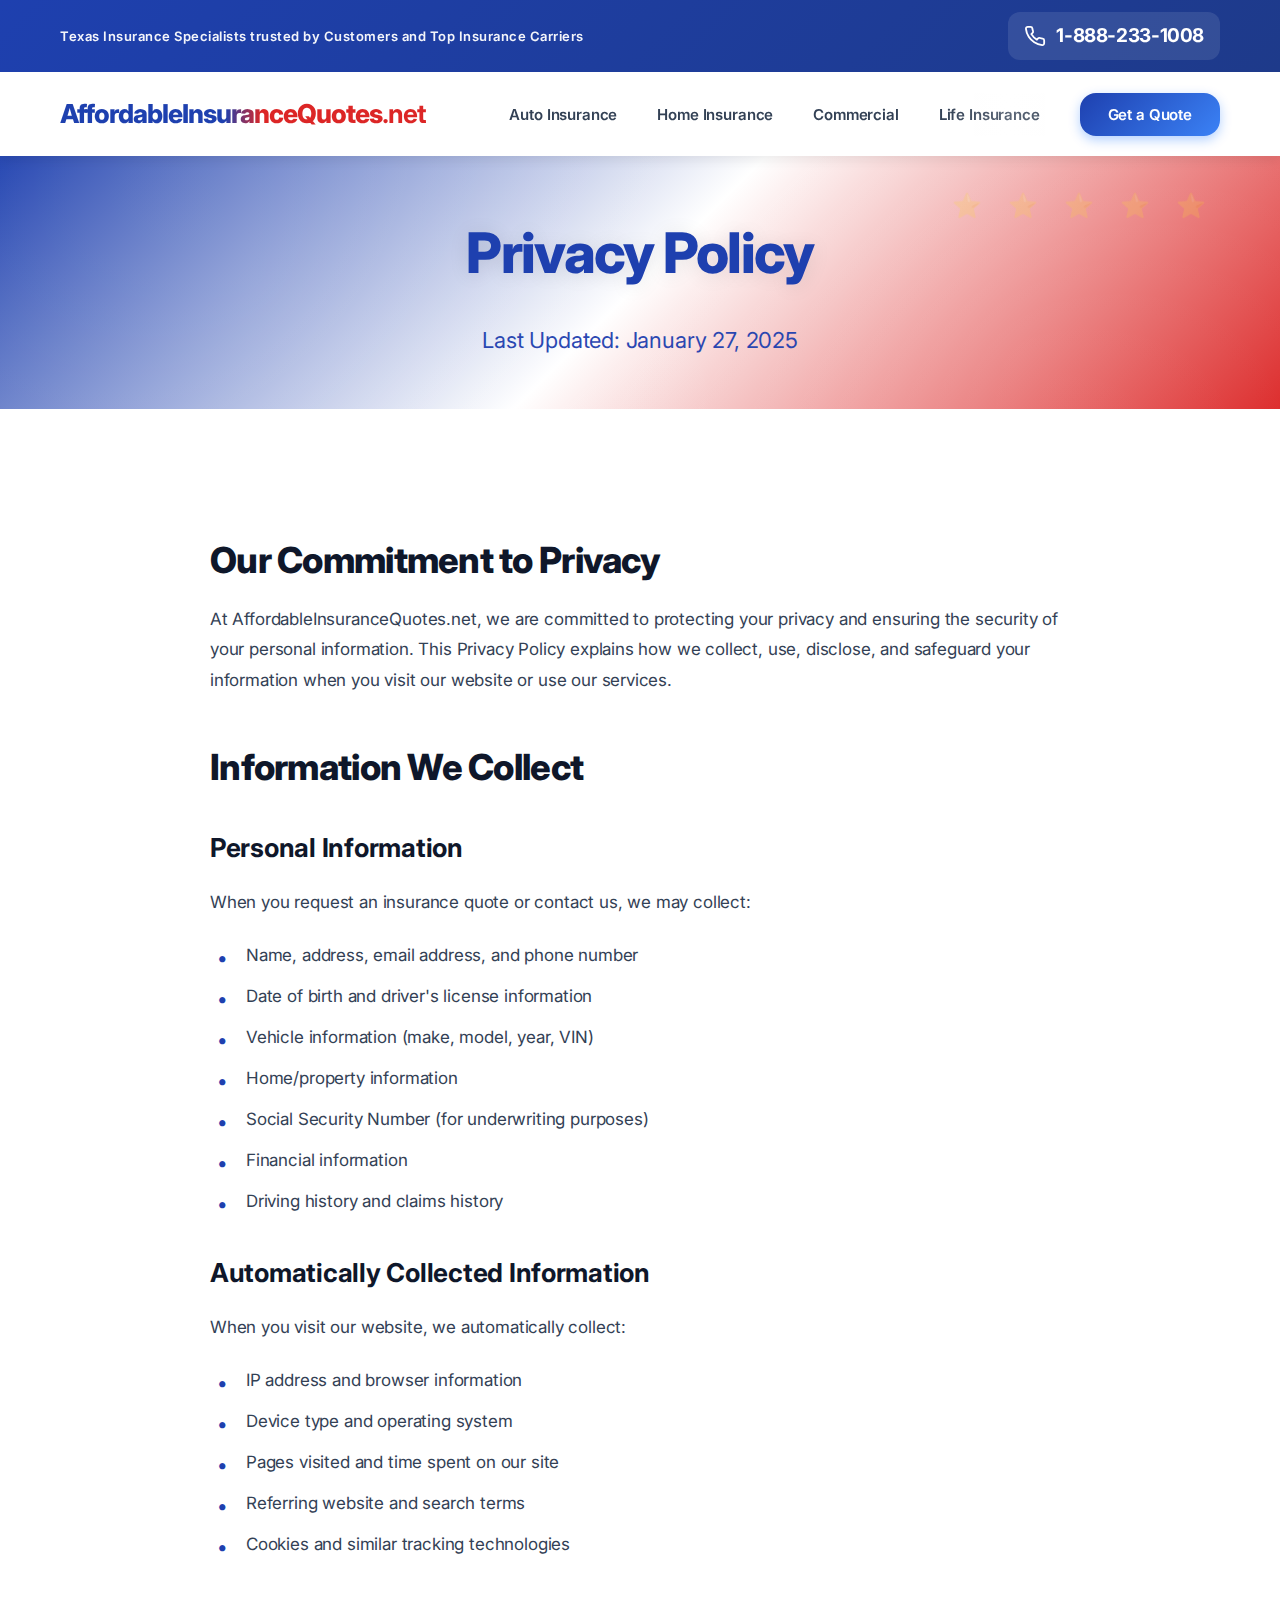
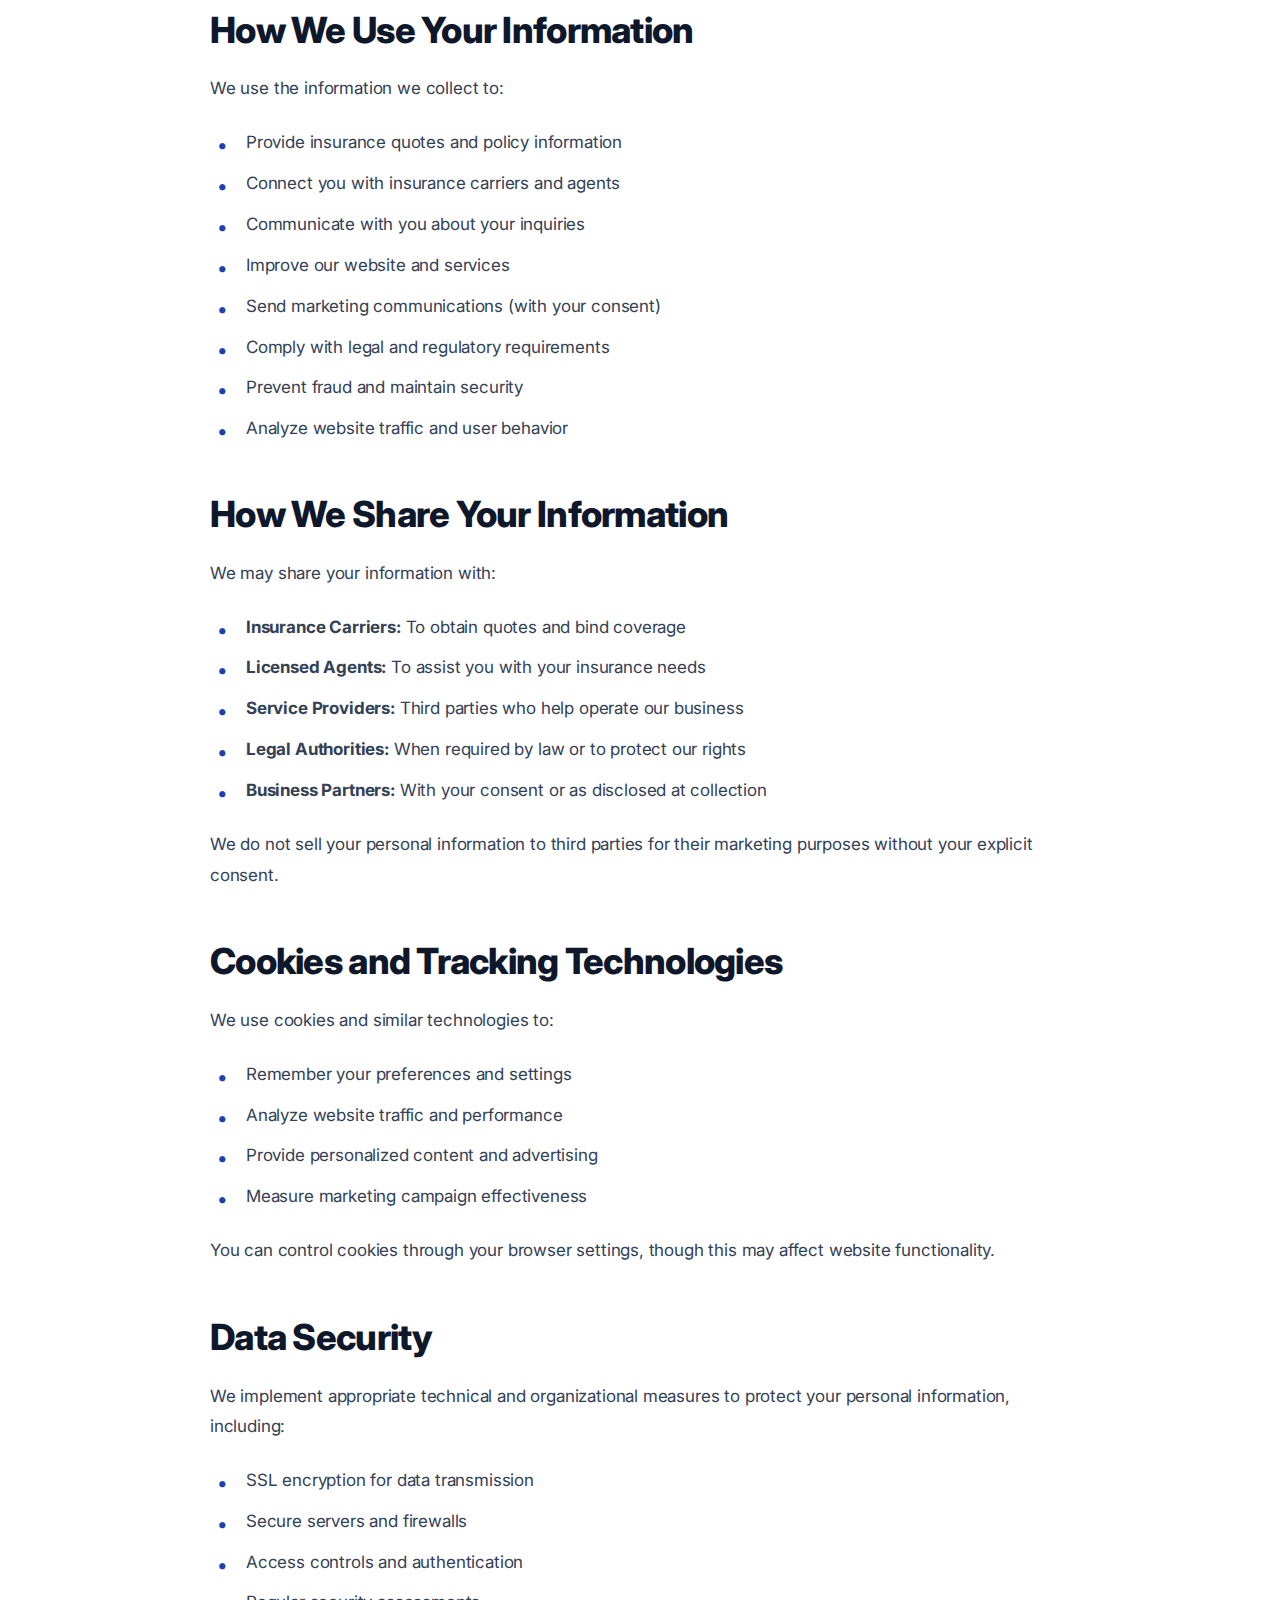
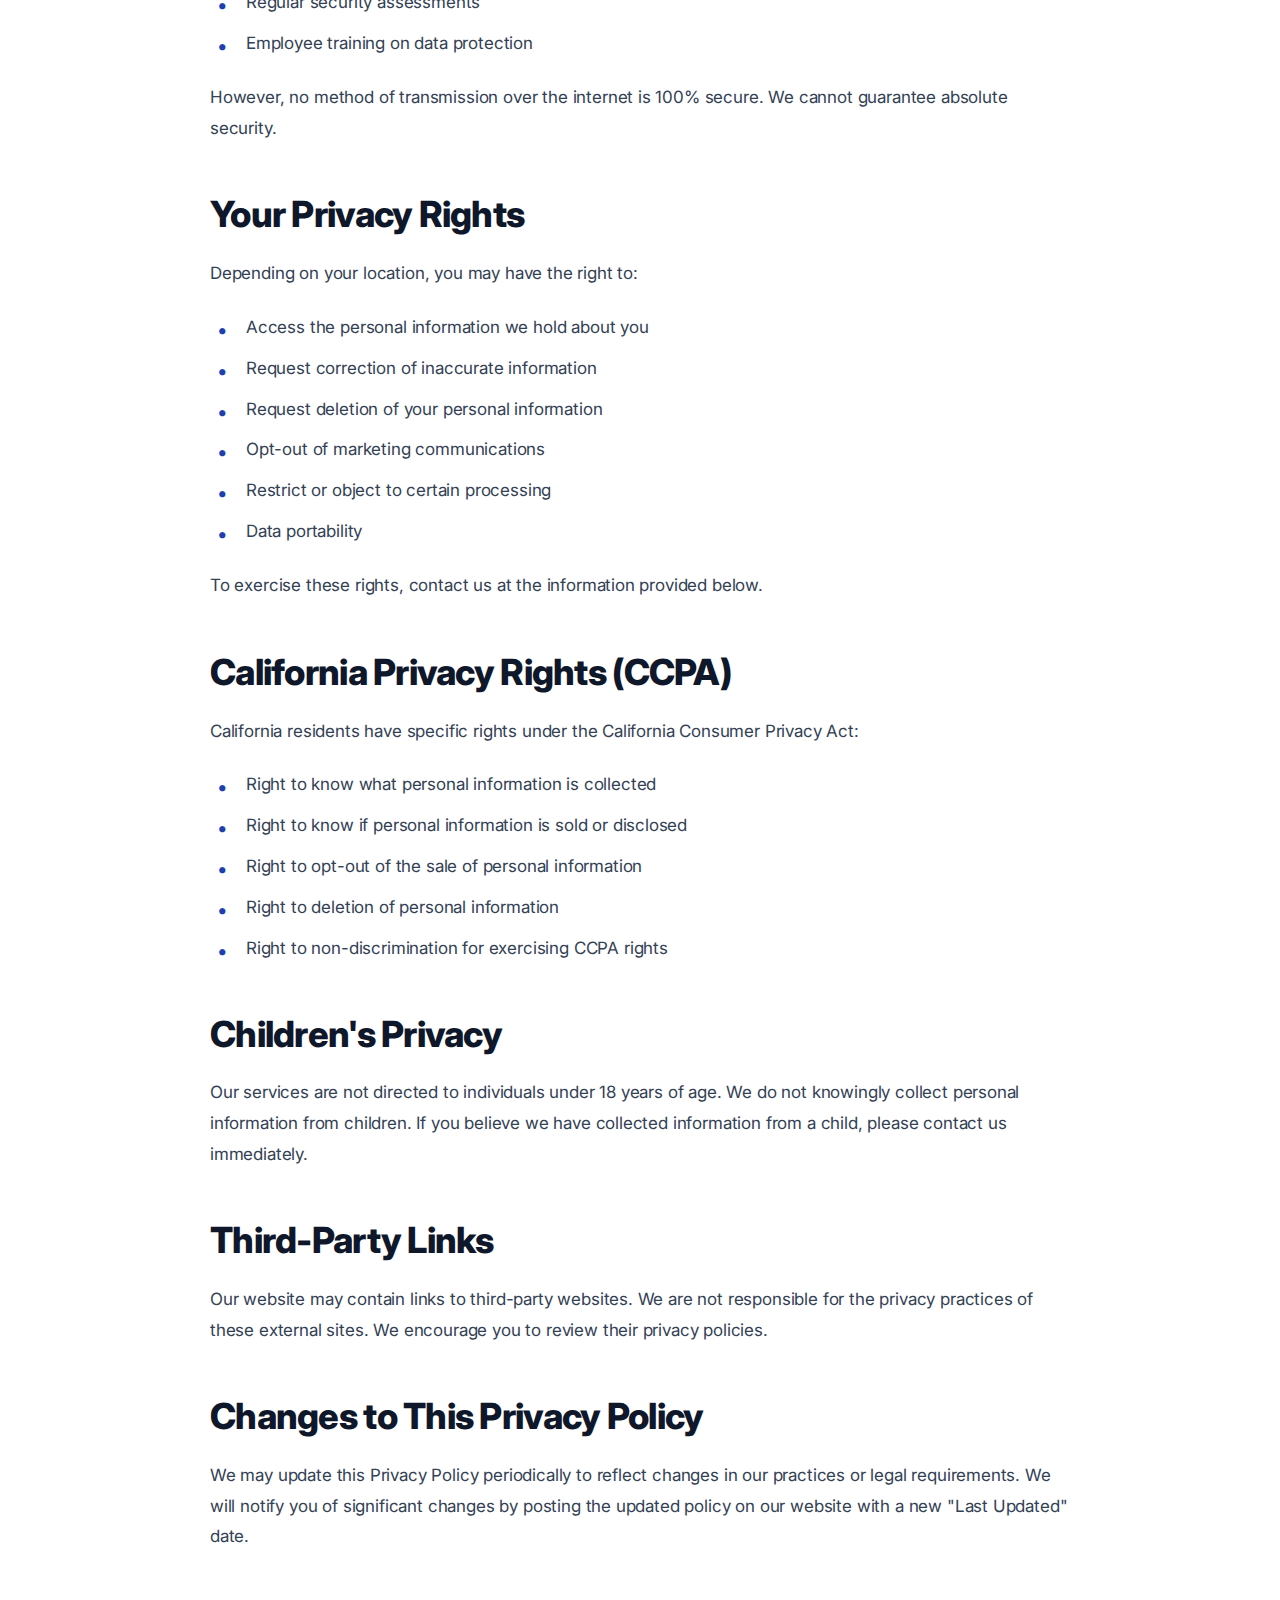
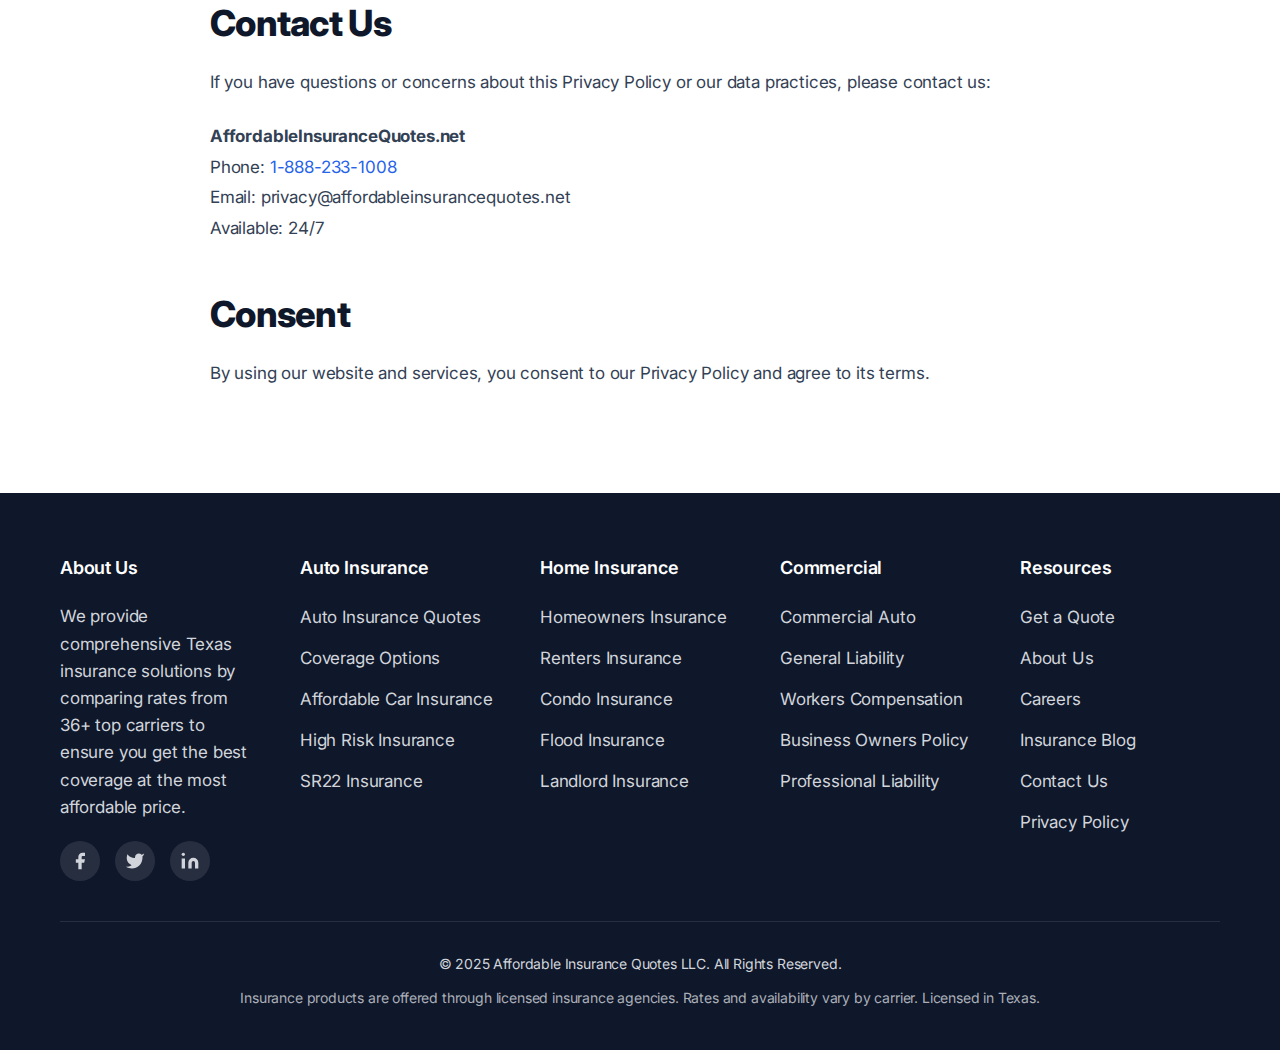
<file: privacy-policy.html>
<!DOCTYPE html>
<html lang="en">
<head>
    <!-- Google tag (gtag.js) -->
    <script async src="https://www.googletagmanager.com/gtag/js?id=G-XC4GF1Q4NN"></script>

    <script>
      window.dataLayer = window.dataLayer || [];
      function gtag(){dataLayer.push(arguments);}
      gtag('js', new Date());

      // 1. Google Analytics 4 (GA4) Base Tracking
      gtag('config', 'G-XC4GF1Q4NN');

      // 2. Google Ads Base Tracking (for remarketing)
      gtag('config', 'AW-17706338773');
    </script>
    <script>
    function gtag_report_conversion(url) {
      var callback = function () {
        if (typeof(url) != 'undefined') {
          window.location = url;
        }
      };
      gtag('event', 'conversion', {
          'send_to': 'AW-17706338773/6nNNCISNk70bENWThftB',
          'event_callback': callback
      });
      return false;
    }
    (function() {
      function bindTelConversionTracking() {
        document.addEventListener('click', function (e) {
          var anchor = e.target.closest && e.target.closest('a[href^="tel:"]');
          if (anchor) {
            var href = anchor.getAttribute('href');
            var result = gtag_report_conversion(href);
            if (result === false) {
              e.preventDefault();
            }
          }
        });
      }
      if (document.readyState === 'loading') {
        document.addEventListener('DOMContentLoaded', bindTelConversionTracking);
      } else {
        bindTelConversionTracking();
      }
    })();
    </script>
    <meta charset="UTF-8">
    <meta name="viewport" content="width=device-width, initial-scale=1.0">
    <meta name="description" content="Privacy Policy for Affordable Insurance Quotes LLC. Learn how we collect, use, and protect your personal information.">
    <title>Privacy Policy | Affordable Insurance Quotes LLC</title>
    <link rel="canonical" href="https://www.affordableinsurancequotes.net/privacy-policy.html">
    
    <!-- Favicon -->
    <link rel="apple-touch-icon" sizes="180x180" href="/images/apple-touch-icon.png">
    <link rel="icon" type="image/png" sizes="32x32" href="/images/favicon-32x32.png">
    <link rel="icon" type="image/png" sizes="16x16" href="/images/favicon-16x16.png">
    <link rel="manifest" href="/images/site.webmanifest">
    
    <link rel="stylesheet" href="css/styles.css">
    <link href="https://fonts.googleapis.com/css2?family=Inter:wght@300;400;500;600;700;800&display=swap" rel="stylesheet">
</head>
<body>
    <header class="site-header">
        <div class="top-bar">
            <div class="container">
                <div class="top-bar-content">
                    <span class="tagline">Texas Insurance Specialists trusted by Customers and Top Insurance Carriers</span>
                    <a href="tel:18882331008" class="phone-link">
                        <svg class="phone-icon" viewBox="0 0 24 24" fill="none" stroke="currentColor" stroke-width="2">
                            <path d="M22 16.92v3a2 2 0 0 1-2.18 2 19.79 19.79 0 0 1-8.63-3.07 19.5 19.5 0 0 1-6-6 19.79 19.79 0 0 1-3.07-8.67A2 2 0 0 1 4.11 2h3a2 2 0 0 1 2 1.72 12.84 12.84 0 0 0 .7 2.81 2 2 0 0 1-.45 2.11L8.09 9.91a16 16 0 0 0 6 6l1.27-1.27a2 2 0 0 1 2.11-.45 12.84 12.84 0 0 0 2.81.7A2 2 0 0 1 22 16.92z"></path>
                        </svg>
                        <span class="phone-number">1-888-233-1008</span>
                    </a>
                </div>
            </div>
        </div>
        <nav class="main-nav">
            <div class="container">
                <div class="nav-content">
                    <a href="index.html" class="logo">
                        <h1>AffordableInsuranceQuotes<span>.net</span></h1>
                    </a>
                    <button class="mobile-menu-toggle" aria-label="Toggle menu">
                        <span></span>
                        <span></span>
                        <span></span>
                    </button>
                    <ul class="nav-menu">
                        <li><a href="auto-insurance.html">Auto Insurance</a></li>
                        <li><a href="home-insurance.html">Home Insurance</a></li>
                        <li><a href="commercial-insurance.html">Commercial</a></li>
                        <li><a href="life-insurance.html">Life Insurance</a></li>
                        <li><a href="get-quote.html#get-quote-form" class="btn-primary-nav">Get a Quote</a></li>
                    </ul>
                </div>
            </div>
        </nav>
    </header>

    <div class="page-header">
        <div class="container">
            <h1>Privacy Policy</h1>
            <p>Last Updated: January 27, 2025</p>
        </div>
    </div>

    <section id="privacy-overview" class="content-section">
        <div class="container" style="max-width: 900px;">
            <div class="main-content">
                <h2 id="privacy-commitment">Our Commitment to Privacy</h2>
                <p>At AffordableInsuranceQuotes.net, we are committed to protecting your privacy and ensuring the security of your personal information. This Privacy Policy explains how we collect, use, disclose, and safeguard your information when you visit our website or use our services.</p>

                <h2 id="privacy-information">Information We Collect</h2>
                <h3>Personal Information</h3>
                <p>When you request an insurance quote or contact us, we may collect:</p>
                <ul>
                    <li>Name, address, email address, and phone number</li>
                    <li>Date of birth and driver's license information</li>
                    <li>Vehicle information (make, model, year, VIN)</li>
                    <li>Home/property information</li>
                    <li>Social Security Number (for underwriting purposes)</li>
                    <li>Financial information</li>
                    <li>Driving history and claims history</li>
                </ul>

                <h3>Automatically Collected Information</h3>
                <p>When you visit our website, we automatically collect:</p>
                <ul>
                    <li>IP address and browser information</li>
                    <li>Device type and operating system</li>
                    <li>Pages visited and time spent on our site</li>
                    <li>Referring website and search terms</li>
                    <li>Cookies and similar tracking technologies</li>
                </ul>

                <h2 id="privacy-usage">How We Use Your Information</h2>
                <p>We use the information we collect to:</p>
                <ul>
                    <li>Provide insurance quotes and policy information</li>
                    <li>Connect you with insurance carriers and agents</li>
                    <li>Communicate with you about your inquiries</li>
                    <li>Improve our website and services</li>
                    <li>Send marketing communications (with your consent)</li>
                    <li>Comply with legal and regulatory requirements</li>
                    <li>Prevent fraud and maintain security</li>
                    <li>Analyze website traffic and user behavior</li>
                </ul>

                <h2 id="privacy-sharing">How We Share Your Information</h2>
                <p>We may share your information with:</p>
                <ul>
                    <li><strong>Insurance Carriers:</strong> To obtain quotes and bind coverage</li>
                    <li><strong>Licensed Agents:</strong> To assist you with your insurance needs</li>
                    <li><strong>Service Providers:</strong> Third parties who help operate our business</li>
                    <li><strong>Legal Authorities:</strong> When required by law or to protect our rights</li>
                    <li><strong>Business Partners:</strong> With your consent or as disclosed at collection</li>
                </ul>
                <p>We do not sell your personal information to third parties for their marketing purposes without your explicit consent.</p>

                <h2 id="privacy-cookies">Cookies and Tracking Technologies</h2>
                <p>We use cookies and similar technologies to:</p>
                <ul>
                    <li>Remember your preferences and settings</li>
                    <li>Analyze website traffic and performance</li>
                    <li>Provide personalized content and advertising</li>
                    <li>Measure marketing campaign effectiveness</li>
                </ul>
                <p>You can control cookies through your browser settings, though this may affect website functionality.</p>

                <h2 id="privacy-security">Data Security</h2>
                <p>We implement appropriate technical and organizational measures to protect your personal information, including:</p>
                <ul>
                    <li>SSL encryption for data transmission</li>
                    <li>Secure servers and firewalls</li>
                    <li>Access controls and authentication</li>
                    <li>Regular security assessments</li>
                    <li>Employee training on data protection</li>
                </ul>
                <p>However, no method of transmission over the internet is 100% secure. We cannot guarantee absolute security.</p>

                <h2 id="privacy-rights">Your Privacy Rights</h2>
                <p>Depending on your location, you may have the right to:</p>
                <ul>
                    <li>Access the personal information we hold about you</li>
                    <li>Request correction of inaccurate information</li>
                    <li>Request deletion of your personal information</li>
                    <li>Opt-out of marketing communications</li>
                    <li>Restrict or object to certain processing</li>
                    <li>Data portability</li>
                </ul>
                <p>To exercise these rights, contact us at the information provided below.</p>

                <h2 id="privacy-ccpa">California Privacy Rights (CCPA)</h2>
                <p>California residents have specific rights under the California Consumer Privacy Act:</p>
                <ul>
                    <li>Right to know what personal information is collected</li>
                    <li>Right to know if personal information is sold or disclosed</li>
                    <li>Right to opt-out of the sale of personal information</li>
                    <li>Right to deletion of personal information</li>
                    <li>Right to non-discrimination for exercising CCPA rights</li>
                </ul>

                <h2 id="privacy-children">Children's Privacy</h2>
                <p>Our services are not directed to individuals under 18 years of age. We do not knowingly collect personal information from children. If you believe we have collected information from a child, please contact us immediately.</p>

                <h2 id="privacy-third-party">Third-Party Links</h2>
                <p>Our website may contain links to third-party websites. We are not responsible for the privacy practices of these external sites. We encourage you to review their privacy policies.</p>

                <h2 id="privacy-changes">Changes to This Privacy Policy</h2>
                <p>We may update this Privacy Policy periodically to reflect changes in our practices or legal requirements. We will notify you of significant changes by posting the updated policy on our website with a new "Last Updated" date.</p>

                <h2 id="privacy-contact">Contact Us</h2>
                <p>If you have questions or concerns about this Privacy Policy or our data practices, please contact us:</p>
                <p>
                    <strong>AffordableInsuranceQuotes.net</strong><br>
                    Phone: <a href="tel:18882331008" style="color: #2563eb;">1-888-233-1008</a><br>
                    Email: privacy@affordableinsurancequotes.net<br>
                    Available: 24/7
                </p>

                <h2 id="privacy-consent">Consent</h2>
                <p>By using our website and services, you consent to our Privacy Policy and agree to its terms.</p>
            </div>
        </div>
    </section>

    <footer class="site-footer">
        <div class="container">
            <div class="footer-grid">
                <div class="footer-column">
                    <h4>About Us</h4>
                    <p>We provide comprehensive Texas insurance solutions by comparing rates from 36+ top carriers to ensure you get the best coverage at the most affordable price.</p>
                    <div class="social-links">
                        <a href="#" aria-label="Facebook"><svg viewBox="0 0 24 24" fill="currentColor"><path d="M18 2h-3a5 5 0 0 0-5 5v3H7v4h3v8h4v-8h3l1-4h-4V7a1 1 0 0 1 1-1h3z"></path></svg></a>
                        <a href="#" aria-label="Twitter"><svg viewBox="0 0 24 24" fill="currentColor"><path d="M23 3a10.9 10.9 0 0 1-3.14 1.53 4.48 4.48 0 0 0-7.86 3v1A10.66 10.66 0 0 1 3 4s-4 9 5 13a11.64 11.64 0 0 1-7 2c9 5 20 0 20-11.5a4.5 4.5 0 0 0-.08-.83A7.72 7.72 0 0 0 23 3z"></path></svg></a>
                        <a href="#" aria-label="LinkedIn"><svg viewBox="0 0 24 24" fill="currentColor"><path d="M16 8a6 6 0 0 1 6 6v7h-4v-7a2 2 0 0 0-2-2 2 2 0 0 0-2 2v7h-4v-7a6 6 0 0 1 6-6z"></path><rect x="2" y="9" width="4" height="12"></rect><circle cx="4" cy="4" r="2"></circle></svg></a>
                    </div>
                </div>
                <div class="footer-column">
                    <h4>Auto Insurance</h4>
                    <ul>
                        <li><a href="auto-insurance.html#auto-insurance-quotes">Auto Insurance Quotes</a></li>
                        <li><a href="auto-insurance.html#auto-coverage-options">Coverage Options</a></li>
                        <li><a href="auto-insurance.html#auto-saving-tips">Affordable Car Insurance</a></li>
                        <li><a href="auto-insurance.html#auto-high-risk">High Risk Insurance</a></li>
                        <li><a href="auto-insurance.html#auto-sr22">SR22 Insurance</a></li>
                    </ul>
                </div>
                <div class="footer-column">
                    <h4>Home Insurance</h4>
                    <ul>
                        <li><a href="home-insurance.html#home-insurance-quotes">Homeowners Insurance</a></li>
                        <li><a href="home-insurance.html#home-renters">Renters Insurance</a></li>
                        <li><a href="home-insurance.html#home-condo">Condo Insurance</a></li>
                        <li><a href="home-insurance.html#home-flood">Flood Insurance</a></li>
                        <li><a href="home-insurance.html#home-landlord">Landlord Insurance</a></li>
                    </ul>
                </div>
                <div class="footer-column">
                    <h4>Commercial</h4>
                    <ul>
                        <li><a href="commercial-insurance.html#commercial-auto">Commercial Auto</a></li>
                        <li><a href="commercial-insurance.html#commercial-general-liability">General Liability</a></li>
                        <li><a href="commercial-insurance.html#commercial-workers-comp">Workers Compensation</a></li>
                        <li><a href="commercial-insurance.html#commercial-bop">Business Owners Policy</a></li>
                        <li><a href="commercial-insurance.html#commercial-professional-liability">Professional Liability</a></li>
                    </ul>
                </div>
                <div class="footer-column">
                    <h4>Resources</h4>
                    <ul>
                        <li><a href="get-quote.html#get-quote-form">Get a Quote</a></li>
                        <li><a href="about.html#about-overview">About Us</a></li>
                        <li><a href="careers.html#careers-overview">Careers</a></li>
                        <li><a href="index.html#hero">Insurance Blog</a></li>
                        <li><a href="contact.html#contact-overview">Contact Us</a></li>
                        <li><a href="privacy-policy.html#privacy-overview">Privacy Policy</a></li>
                    </ul>
                </div>
            </div>
            <div class="footer-bottom">
                <p>&copy; 2025 Affordable Insurance Quotes LLC. All Rights Reserved.</p>
                <p class="disclaimer">Insurance products are offered through licensed insurance agencies. Rates and availability vary by carrier. Licensed in Texas.</p>
            </div>
        </div>
    </footer>

    <script src="js/main.js"></script>
</body>
</html>
</file>
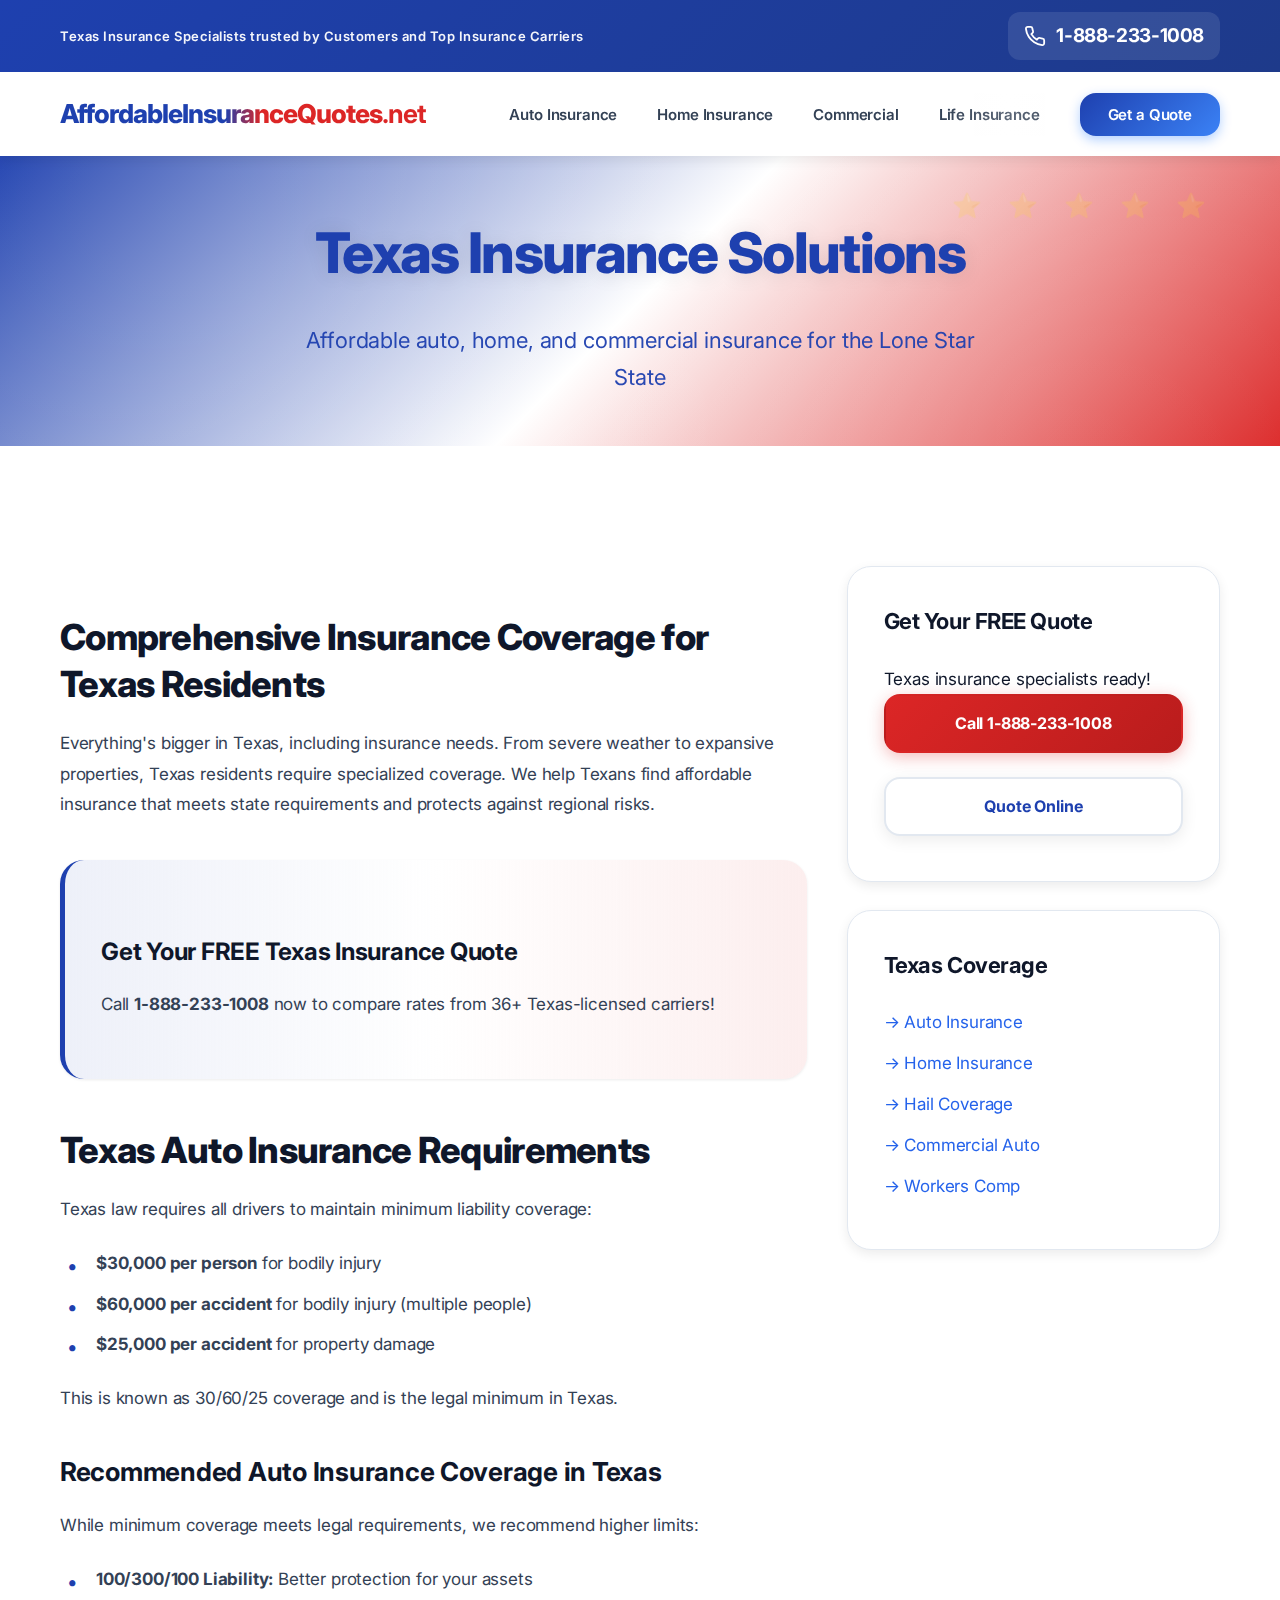
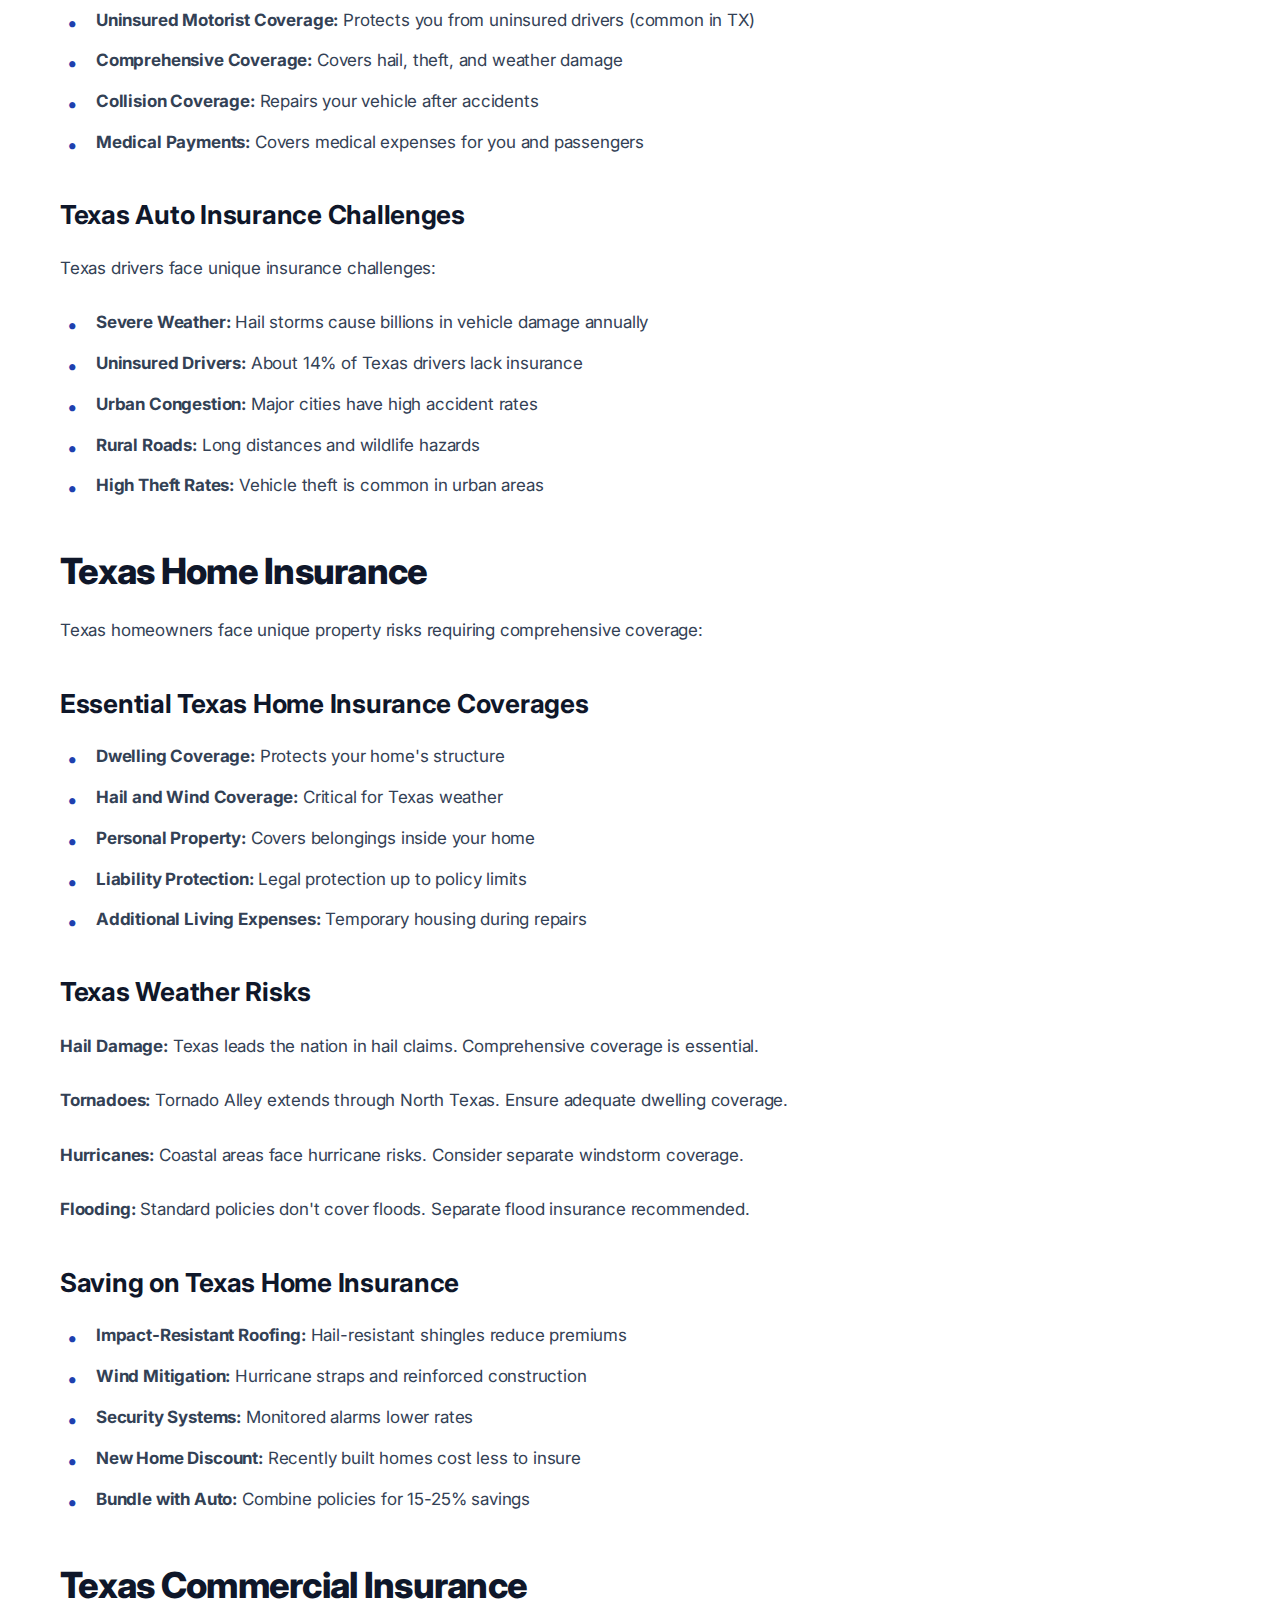
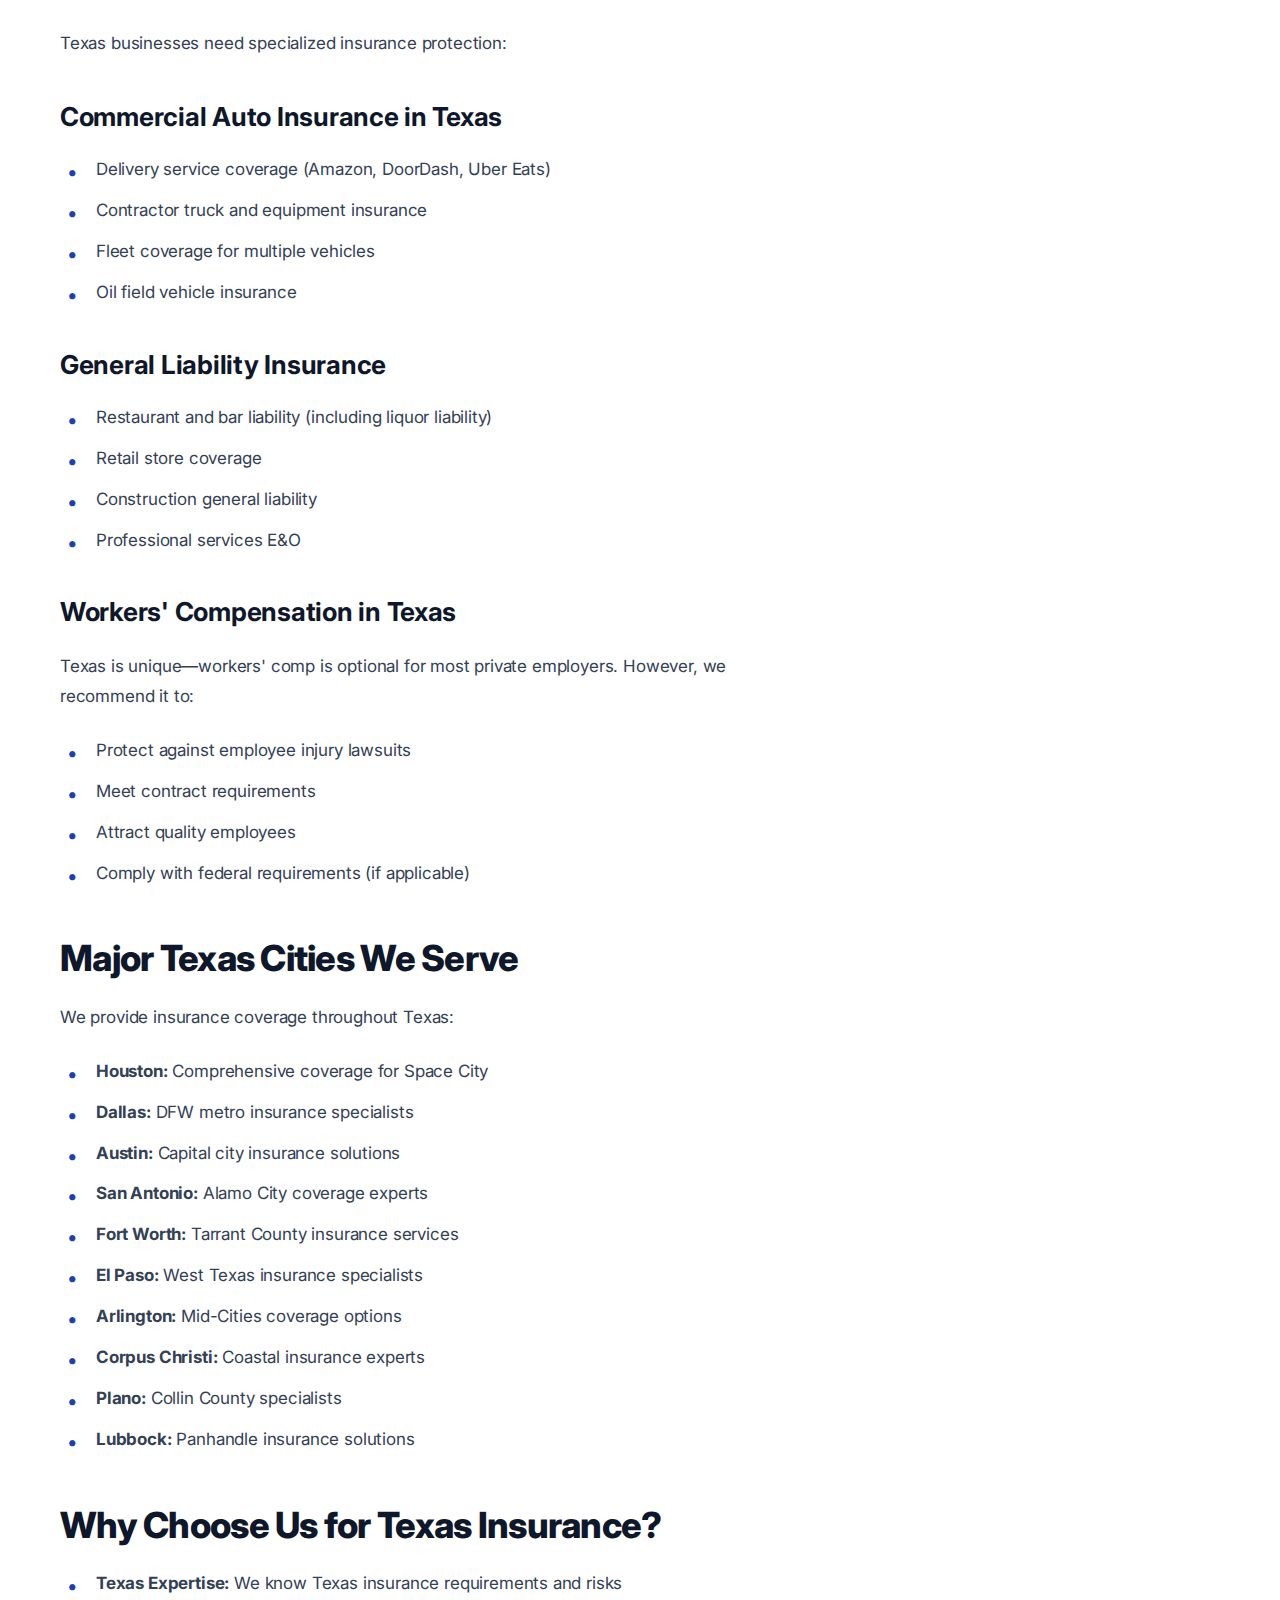
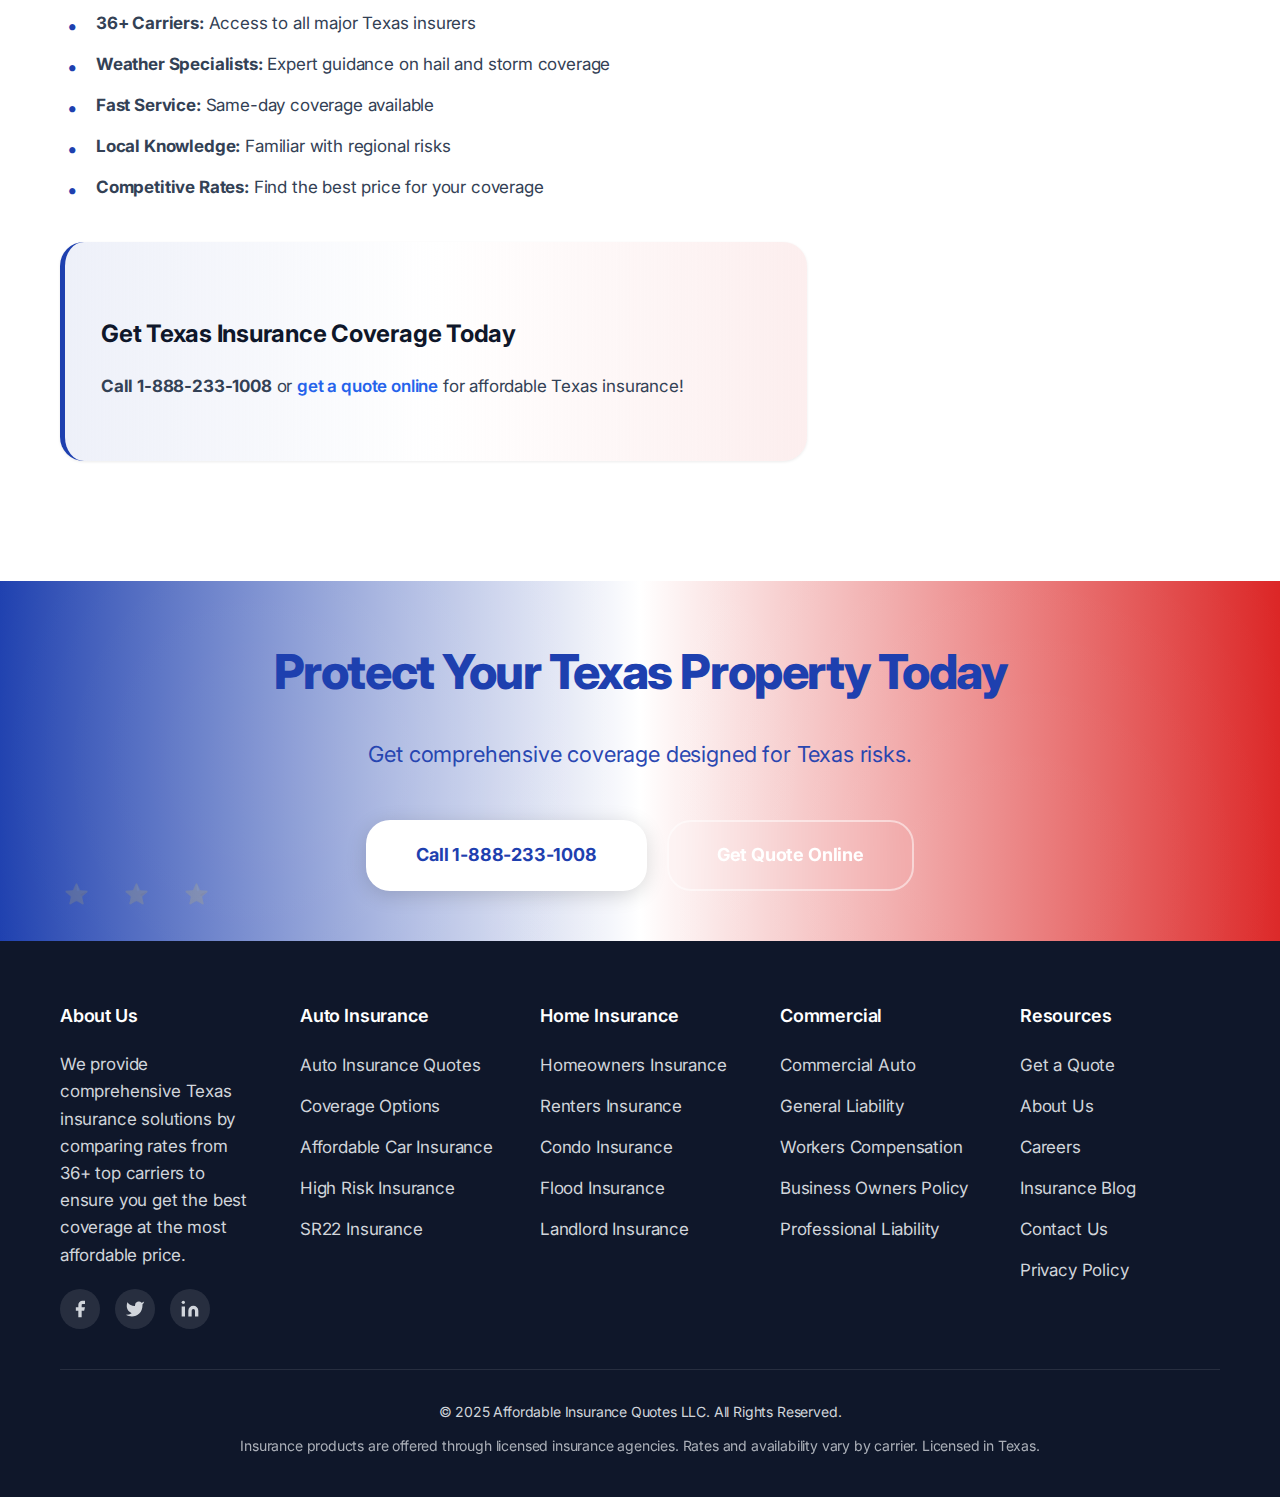
<file: texas-insurance.html>
<!DOCTYPE html>
<html lang="en">
<head>
    <!-- Google tag (gtag.js) -->
    <script async src="https://www.googletagmanager.com/gtag/js?id=G-XC4GF1Q4NN"></script>

    <script>
      window.dataLayer = window.dataLayer || [];
      function gtag(){dataLayer.push(arguments);}
      gtag('js', new Date());

      // 1. Google Analytics 4 (GA4) Base Tracking
      gtag('config', 'G-XC4GF1Q4NN');

      // 2. Google Ads Base Tracking (for remarketing)
      gtag('config', 'AW-17706338773');
    </script>
    <script>
    function gtag_report_conversion(url) {
      var callback = function () {
        if (typeof(url) != 'undefined') {
          window.location = url;
        }
      };
      gtag('event', 'conversion', {
          'send_to': 'AW-17706338773/6nNNCISNk70bENWThftB',
          'event_callback': callback
      });
      return false;
    }
    (function() {
      function bindTelConversionTracking() {
        document.addEventListener('click', function (e) {
          var anchor = e.target.closest && e.target.closest('a[href^="tel:"]');
          if (anchor) {
            var href = anchor.getAttribute('href');
            var result = gtag_report_conversion(href);
            if (result === false) {
              e.preventDefault();
            }
          }
        });
      }
      if (document.readyState === 'loading') {
        document.addEventListener('DOMContentLoaded', bindTelConversionTracking);
      } else {
        bindTelConversionTracking();
      }
    })();
    </script>
    <meta charset="UTF-8">
    <meta name="viewport" content="width=device-width, initial-scale=1.0">
    <meta name="description" content="Affordable auto and home insurance in Texas. Hail coverage, liability protection, and comprehensive rates. Compare 36+ carriers. Call 1-888-233-1008.">
    <meta name="keywords" content="Texas insurance, Texas auto insurance, Texas home insurance, Texas car insurance, affordable Texas insurance">
    <title>Texas Auto & Home Insurance | Affordable Coverage in TX</title>
    <link rel="canonical" href="https://www.affordableinsurancequotes.net/texas-insurance.html">
    
    <!-- Favicon -->
    <link rel="apple-touch-icon" sizes="180x180" href="/images/apple-touch-icon.png">
    <link rel="icon" type="image/png" sizes="32x32" href="/images/favicon-32x32.png">
    <link rel="icon" type="image/png" sizes="16x16" href="/images/favicon-16x16.png">
    <link rel="manifest" href="/images/site.webmanifest">
    
    <link rel="stylesheet" href="css/styles.css">
    <link href="https://fonts.googleapis.com/css2?family=Inter:wght@300;400;500;600;700;800&display=swap" rel="stylesheet">
</head>
<body>
    <header class="site-header">
        <div class="top-bar">
            <div class="container">
                <div class="top-bar-content">
                    <span class="tagline">Texas Insurance Specialists trusted by Customers and Top Insurance Carriers</span>
                    <a href="tel:18882331008" class="phone-link">
                        <svg class="phone-icon" viewBox="0 0 24 24" fill="none" stroke="currentColor" stroke-width="2">
                            <path d="M22 16.92v3a2 2 0 0 1-2.18 2 19.79 19.79 0 0 1-8.63-3.07 19.5 19.5 0 0 1-6-6 19.79 19.79 0 0 1-3.07-8.67A2 2 0 0 1 4.11 2h3a2 2 0 0 1 2 1.72 12.84 12.84 0 0 0 .7 2.81 2 2 0 0 1-.45 2.11L8.09 9.91a16 16 0 0 0 6 6l1.27-1.27a2 2 0 0 1 2.11-.45 12.84 12.84 0 0 0 2.81.7A2 2 0 0 1 22 16.92z"></path>
                        </svg>
                        <span class="phone-number">1-888-233-1008</span>
                    </a>
                </div>
            </div>
        </div>
        <nav class="main-nav">
            <div class="container">
                <div class="nav-content">
                    <a href="index.html" class="logo">
                        <h1>AffordableInsuranceQuotes<span>.net</span></h1>
                    </a>
                    <button class="mobile-menu-toggle" aria-label="Toggle menu">
                        <span></span>
                        <span></span>
                        <span></span>
                    </button>
                    <ul class="nav-menu">
                        <li><a href="auto-insurance.html">Auto Insurance</a></li>
                        <li><a href="home-insurance.html">Home Insurance</a></li>
                        <li><a href="commercial-insurance.html">Commercial</a></li>
                        <li><a href="life-insurance.html">Life Insurance</a></li>
                        <li><a href="get-quote.html#get-quote-form" class="btn-primary-nav">Get a Quote</a></li>
                    </ul>
                </div>
            </div>
        </nav>
    </header>

    <div class="page-header">
        <div class="container">
            <h1>Texas Insurance Solutions</h1>
            <p>Affordable auto, home, and commercial insurance for the Lone Star State</p>
        </div>
    </div>

    <section id="texas-insurance-overview" class="content-section">
        <div class="container">
            <div class="content-grid">
                <div class="main-content">
                    <h2 id="texas-overview">Comprehensive Insurance Coverage for Texas Residents</h2>
                    <p>Everything's bigger in Texas, including insurance needs. From severe weather to expansive properties, Texas residents require specialized coverage. We help Texans find affordable insurance that meets state requirements and protects against regional risks.</p>
                    
                    <div class="highlight-box">
                        <h3>Get Your FREE Texas Insurance Quote</h3>
                        <p>Call <strong>1-888-233-1008</strong> now to compare rates from 36+ Texas-licensed carriers!</p>
                    </div>

                    <h2 id="texas-auto-requirements">Texas Auto Insurance Requirements</h2>
                    <p>Texas law requires all drivers to maintain minimum liability coverage:</p>
                    <ul>
                        <li><strong>$30,000 per person</strong> for bodily injury</li>
                        <li><strong>$60,000 per accident</strong> for bodily injury (multiple people)</li>
                        <li><strong>$25,000 per accident</strong> for property damage</li>
                    </ul>
                    <p>This is known as 30/60/25 coverage and is the legal minimum in Texas.</p>

                    <h3>Recommended Auto Insurance Coverage in Texas</h3>
                    <p>While minimum coverage meets legal requirements, we recommend higher limits:</p>
                    <ul>
                        <li><strong>100/300/100 Liability:</strong> Better protection for your assets</li>
                        <li><strong>Uninsured Motorist Coverage:</strong> Protects you from uninsured drivers (common in TX)</li>
                        <li><strong>Comprehensive Coverage:</strong> Covers hail, theft, and weather damage</li>
                        <li><strong>Collision Coverage:</strong> Repairs your vehicle after accidents</li>
                        <li><strong>Medical Payments:</strong> Covers medical expenses for you and passengers</li>
                    </ul>

                    <h3>Texas Auto Insurance Challenges</h3>
                    <p>Texas drivers face unique insurance challenges:</p>
                    <ul>
                        <li><strong>Severe Weather:</strong> Hail storms cause billions in vehicle damage annually</li>
                        <li><strong>Uninsured Drivers:</strong> About 14% of Texas drivers lack insurance</li>
                        <li><strong>Urban Congestion:</strong> Major cities have high accident rates</li>
                        <li><strong>Rural Roads:</strong> Long distances and wildlife hazards</li>
                        <li><strong>High Theft Rates:</strong> Vehicle theft is common in urban areas</li>
                    </ul>

                    <h2 id="texas-home-insurance">Texas Home Insurance</h2>
                    <p>Texas homeowners face unique property risks requiring comprehensive coverage:</p>

                    <h3>Essential Texas Home Insurance Coverages</h3>
                    <ul>
                        <li><strong>Dwelling Coverage:</strong> Protects your home's structure</li>
                        <li><strong>Hail and Wind Coverage:</strong> Critical for Texas weather</li>
                        <li><strong>Personal Property:</strong> Covers belongings inside your home</li>
                        <li><strong>Liability Protection:</strong> Legal protection up to policy limits</li>
                        <li><strong>Additional Living Expenses:</strong> Temporary housing during repairs</li>
                    </ul>

                    <h3 id="texas-weather">Texas Weather Risks</h3>
                    <p><strong>Hail Damage:</strong> Texas leads the nation in hail claims. Comprehensive coverage is essential.</p>
                    <p><strong>Tornadoes:</strong> Tornado Alley extends through North Texas. Ensure adequate dwelling coverage.</p>
                    <p><strong>Hurricanes:</strong> Coastal areas face hurricane risks. Consider separate windstorm coverage.</p>
                    <p><strong>Flooding:</strong> Standard policies don't cover floods. Separate flood insurance recommended.</p>

                    <h3>Saving on Texas Home Insurance</h3>
                    <ul>
                        <li><strong>Impact-Resistant Roofing:</strong> Hail-resistant shingles reduce premiums</li>
                        <li><strong>Wind Mitigation:</strong> Hurricane straps and reinforced construction</li>
                        <li><strong>Security Systems:</strong> Monitored alarms lower rates</li>
                        <li><strong>New Home Discount:</strong> Recently built homes cost less to insure</li>
                        <li><strong>Bundle with Auto:</strong> Combine policies for 15-25% savings</li>
                    </ul>

                    <h2 id="texas-commercial-insurance">Texas Commercial Insurance</h2>
                    <p>Texas businesses need specialized insurance protection:</p>

                    <h3 id="texas-commercial-auto">Commercial Auto Insurance in Texas</h3>
                    <ul>
                        <li>Delivery service coverage (Amazon, DoorDash, Uber Eats)</li>
                        <li>Contractor truck and equipment insurance</li>
                        <li>Fleet coverage for multiple vehicles</li>
                        <li>Oil field vehicle insurance</li>
                    </ul>

                    <h3>General Liability Insurance</h3>
                    <ul>
                        <li>Restaurant and bar liability (including liquor liability)</li>
                        <li>Retail store coverage</li>
                        <li>Construction general liability</li>
                        <li>Professional services E&O</li>
                    </ul>

                    <h3 id="texas-workers-comp">Workers' Compensation in Texas</h3>
                    <p>Texas is unique—workers' comp is optional for most private employers. However, we recommend it to:</p>
                    <ul>
                        <li>Protect against employee injury lawsuits</li>
                        <li>Meet contract requirements</li>
                        <li>Attract quality employees</li>
                        <li>Comply with federal requirements (if applicable)</li>
                    </ul>

                    <h2 id="texas-cities">Major Texas Cities We Serve</h2>
                    <p>We provide insurance coverage throughout Texas:</p>
                    <ul>
                        <li><strong>Houston:</strong> Comprehensive coverage for Space City</li>
                        <li><strong>Dallas:</strong> DFW metro insurance specialists</li>
                        <li><strong>Austin:</strong> Capital city insurance solutions</li>
                        <li><strong>San Antonio:</strong> Alamo City coverage experts</li>
                        <li><strong>Fort Worth:</strong> Tarrant County insurance services</li>
                        <li><strong>El Paso:</strong> West Texas insurance specialists</li>
                        <li><strong>Arlington:</strong> Mid-Cities coverage options</li>
                        <li><strong>Corpus Christi:</strong> Coastal insurance experts</li>
                        <li><strong>Plano:</strong> Collin County specialists</li>
                        <li><strong>Lubbock:</strong> Panhandle insurance solutions</li>
                    </ul>

                    <h2 id="texas-why-choose">Why Choose Us for Texas Insurance?</h2>
                    <ul>
                        <li><strong>Texas Expertise:</strong> We know Texas insurance requirements and risks</li>
                        <li><strong>36+ Carriers:</strong> Access to all major Texas insurers</li>
                        <li><strong>Weather Specialists:</strong> Expert guidance on hail and storm coverage</li>
                        <li><strong>Fast Service:</strong> Same-day coverage available</li>
                        <li><strong>Local Knowledge:</strong> Familiar with regional risks</li>
                        <li><strong>Competitive Rates:</strong> Find the best price for your coverage</li>
                    </ul>

                    <div class="highlight-box">
                        <h3>Get Texas Insurance Coverage Today</h3>
                        <p><strong>Call 1-888-233-1008</strong> or <a href="get-quote.html#get-quote-form" style="color: #2563eb; font-weight: 600;">get a quote online</a> for affordable Texas insurance!</p>
                    </div>
                </div>

                <aside class="sidebar">
                    <div class="sidebar-widget">
                        <h3>Get Your FREE Quote</h3>
                        <p>Texas insurance specialists ready!</p>
                        <a href="tel:18882331008" class="btn btn-primary" style="width: 100%; margin-bottom: 15px;">Call 1-888-233-1008</a>
                        <a href="get-quote.html#get-quote-form" class="btn btn-secondary" style="width: 100%;">Quote Online</a>
                    </div>

                    <div class="sidebar-widget">
                        <h3>Texas Coverage</h3>
                        <ul style="list-style: none; padding: 0;">
                            <li style="margin-bottom: 12px;"><a href="#texas-auto-requirements" style="color: #2563eb;">→ Auto Insurance</a></li>
                            <li style="margin-bottom: 12px;"><a href="#texas-home-insurance" style="color: #2563eb;">→ Home Insurance</a></li>
                            <li style="margin-bottom: 12px;"><a href="#texas-weather" style="color: #2563eb;">→ Hail Coverage</a></li>
                            <li style="margin-bottom: 12px;"><a href="#texas-commercial-auto" style="color: #2563eb;">→ Commercial Auto</a></li>
                            <li style="margin-bottom: 12px;"><a href="#texas-workers-comp" style="color: #2563eb;">→ Workers Comp</a></li>
                        </ul>
                    </div>
                </aside>
            </div>
        </div>
    </section>

    <section id="texas-cta" class="cta-section">
        <div class="container">
            <h2>Protect Your Texas Property Today</h2>
            <p>Get comprehensive coverage designed for Texas risks.</p>
            <div class="cta-buttons">
                <a href="tel:18882331008" class="btn btn-large btn-light">Call 1-888-233-1008</a>
                <a href="get-quote.html#get-quote-form" class="btn btn-large btn-outline-light">Get Quote Online</a>
            </div>
        </div>
    </section>

    <footer class="site-footer">
        <div class="container">
            <div class="footer-grid">
                <div class="footer-column">
                    <h4>About Us</h4>
                    <p>We provide comprehensive Texas insurance solutions by comparing rates from 36+ top carriers to ensure you get the best coverage at the most affordable price.</p>
                    <div class="social-links">
                        <a href="#" aria-label="Facebook"><svg viewBox="0 0 24 24" fill="currentColor"><path d="M18 2h-3a5 5 0 0 0-5 5v3H7v4h3v8h4v-8h3l1-4h-4V7a1 1 0 0 1 1-1h3z"></path></svg></a>
                        <a href="#" aria-label="Twitter"><svg viewBox="0 0 24 24" fill="currentColor"><path d="M23 3a10.9 10.9 0 0 1-3.14 1.53 4.48 4.48 0 0 0-7.86 3v1A10.66 10.66 0 0 1 3 4s-4 9 5 13a11.64 11.64 0 0 1-7 2c9 5 20 0 20-11.5a4.5 4.5 0 0 0-.08-.83A7.72 7.72 0 0 0 23 3z"></path></svg></a>
                        <a href="#" aria-label="LinkedIn"><svg viewBox="0 0 24 24" fill="currentColor"><path d="M16 8a6 6 0 0 1 6 6v7h-4v-7a2 2 0 0 0-2-2 2 2 0 0 0-2 2v7h-4v-7a6 6 0 0 1 6-6z"></path><rect x="2" y="9" width="4" height="12"></rect><circle cx="4" cy="4" r="2"></circle></svg></a>
                    </div>
                </div>
                <div class="footer-column">
                    <h4>Auto Insurance</h4>
                    <ul>
                        <li><a href="auto-insurance.html#auto-insurance-quotes">Auto Insurance Quotes</a></li>
                        <li><a href="auto-insurance.html#auto-coverage-options">Coverage Options</a></li>
                        <li><a href="auto-insurance.html#auto-saving-tips">Affordable Car Insurance</a></li>
                        <li><a href="auto-insurance.html#auto-high-risk">High Risk Insurance</a></li>
                        <li><a href="auto-insurance.html#auto-sr22">SR22 Insurance</a></li>
                    </ul>
                </div>
                <div class="footer-column">
                    <h4>Home Insurance</h4>
                    <ul>
                        <li><a href="home-insurance.html#home-insurance-quotes">Homeowners Insurance</a></li>
                        <li><a href="home-insurance.html#home-renters">Renters Insurance</a></li>
                        <li><a href="home-insurance.html#home-condo">Condo Insurance</a></li>
                        <li><a href="home-insurance.html#home-flood">Flood Insurance</a></li>
                        <li><a href="home-insurance.html#home-landlord">Landlord Insurance</a></li>
                    </ul>
                </div>
                <div class="footer-column">
                    <h4>Commercial</h4>
                    <ul>
                        <li><a href="commercial-insurance.html#commercial-auto">Commercial Auto</a></li>
                        <li><a href="commercial-insurance.html#commercial-general-liability">General Liability</a></li>
                        <li><a href="commercial-insurance.html#commercial-workers-comp">Workers Compensation</a></li>
                        <li><a href="commercial-insurance.html#commercial-bop">Business Owners Policy</a></li>
                        <li><a href="commercial-insurance.html#commercial-professional-liability">Professional Liability</a></li>
                    </ul>
                </div>
                <div class="footer-column">
                    <h4>Resources</h4>
                    <ul>
                        <li><a href="get-quote.html#get-quote-form">Get a Quote</a></li>
                        <li><a href="about.html#about-overview">About Us</a></li>
                        <li><a href="careers.html#careers-overview">Careers</a></li>
                        <li><a href="index.html#hero">Insurance Blog</a></li>
                        <li><a href="contact.html#contact-overview">Contact Us</a></li>
                        <li><a href="privacy-policy.html#privacy-overview">Privacy Policy</a></li>
                    </ul>
                </div>
            </div>
            <div class="footer-bottom">
                <p>&copy; 2025 Affordable Insurance Quotes LLC. All Rights Reserved.</p>
                <p class="disclaimer">Insurance products are offered through licensed insurance agencies. Rates and availability vary by carrier. Licensed in Texas.</p>
            </div>
        </div>
    </footer>

    <script src="js/main.js"></script>
</body>
</html>
</file>
<file: css/styles.css>
/* ===========================
   CSS Variables & Reset
   =========================== */
:root {
    /* Red, White & Blue Patriotic Theme */
    --primary-color: #1e40af;        /* Deep Blue */
    --primary-dark: #1e3a8a;         /* Darker Blue */
    --primary-light: #3b82f6;       /* Light Blue */
    --secondary-color: #dc2626;      /* Red */
    --secondary-dark: #b91c1c;       /* Darker Red */
    --accent-color: #ef4444;         /* Bright Red */
    --accent-light: #f87171;         /* Light Red */
    --text-dark: #0F172A;            /* Dark Gray */
    --text-medium: #334155;          /* Medium Gray */
    --text-light: #64748B;           /* Light Gray */
    --text-lighter: #94A3B8;         /* Lighter Gray */
    --bg-light: #F8FAFC;             /* Light Background */
    --bg-lighter: #F1F5F9;           /* Lighter Background */
    --bg-white: #FFFFFF;             /* White */
    --border-color: #E2E8F0;         /* Light Border */
    --success-color: #059669;        /* Green for success */
    --error-color: #dc2626;          /* Red for errors */
    --warning-color: #d97706;        /* Orange for warnings */
    --shadow-sm: 0 1px 3px 0 rgba(0, 0, 0, 0.08);
    --shadow-md: 0 4px 12px 0 rgba(0, 0, 0, 0.08);
    --shadow-lg: 0 12px 24px 0 rgba(0, 0, 0, 0.1);
    --shadow-xl: 0 20px 40px 0 rgba(0, 0, 0, 0.12);
    --shadow-2xl: 0 30px 60px 0 rgba(0, 0, 0, 0.15);
    --radius-sm: 0.5rem;
    --radius-md: 0.75rem;
    --radius-lg: 1rem;
    --radius-xl: 1.5rem;
    --transition: all 0.35s cubic-bezier(0.4, 0, 0.2, 1);
    --transition-fast: all 0.2s cubic-bezier(0.4, 0, 0.2, 1);
}

* {
    margin: 0;
    padding: 0;
    box-sizing: border-box;
}

html {
    scroll-behavior: smooth;
    -webkit-font-smoothing: antialiased;
    -moz-osx-font-smoothing: grayscale;
}

body {
    font-family: 'Inter', 'Roboto', 'SF Pro Display', 'Segoe UI', 'Helvetica Neue', Arial, system-ui, sans-serif;
    font-size: 17px;
    line-height: 1.7;
    color: var(--text-dark);
    background-color: var(--bg-white);
    font-weight: 400;
    letter-spacing: -0.01em;
}

img {
    max-width: 100%;
    height: auto;
}

a {
    text-decoration: none;
    color: inherit;
    transition: var(--transition);
}

ul {
    list-style: none;
}

.container {
    max-width: 1200px;
    margin: 0 auto;
    padding: 0 20px;
}

/* ===========================
   Header & Navigation
   =========================== */
.site-header {
    position: sticky;
    top: 0;
    background: rgba(255, 255, 255, 0.98);
    backdrop-filter: blur(10px);
    -webkit-backdrop-filter: blur(10px);
    box-shadow: 0 1px 0 rgba(0, 0, 0, 0.05);
    z-index: 1000;
    transition: var(--transition);
    will-change: transform;
}

.site-header:hover {
    box-shadow: var(--shadow-md);
}

.top-bar {
    background: linear-gradient(135deg, var(--primary-color) 0%, var(--primary-dark) 100%);
    color: white;
    padding: 12px 0;
    position: relative;
    overflow: hidden;
}

.top-bar::before {
    content: '';
    position: absolute;
    top: 0;
    left: -100%;
    width: 100%;
    height: 100%;
    background: linear-gradient(90deg, transparent, rgba(255,255,255,0.1), transparent);
    animation: shimmer 3s infinite;
}

@keyframes shimmer {
    0% { left: -100%; }
    100% { left: 100%; }
}

.top-bar-content {
    display: flex;
    justify-content: space-between;
    align-items: center;
    flex-wrap: wrap;
}

.tagline {
    font-size: 13px;
    font-weight: 600;
    letter-spacing: 0.5px; 
    opacity: 0.95;
}

.phone-link {
    display: flex;
    align-items: center;
    gap: 10px;
    color: white;
    font-weight: 700;
    font-size: 19px;
    letter-spacing: -0.02em;
    transition: var(--transition-fast);
    padding: 8px 16px;
    border-radius: var(--radius-md);
    background: rgba(255, 255, 255, 0.1);
}

.phone-link:hover {
    transform: scale(1.03);
    background: rgba(255, 255, 255, 0.2);
}

.phone-icon {
    width: 22px;
    height: 22px;
    animation: ring 2s ease-in-out infinite;
}

@keyframes ring {
    0%, 100% { transform: rotate(0deg); }
    10%, 30% { transform: rotate(-10deg); }
    20%, 40% { transform: rotate(10deg); }
}

.main-nav {
    padding: 20px 0;
}

.nav-content {
    display: flex;
    justify-content: space-between;
    align-items: center;
}

.logo h1 {
    font-size: 26px;
    font-weight: 800;
    color: var(--primary-color);
    letter-spacing: -1px;
    background: linear-gradient(90deg, #1e40af 0%, #1e40af 45%, #dc2626 55%, #dc2626 100%);
    -webkit-background-clip: text;
    -webkit-text-fill-color: transparent;
    background-clip: text;
}

.logo h1 span {
    font-weight: 700;
}

.nav-menu {
    display: flex;
    gap: 40px;
    align-items: center;
}

.nav-menu a {
    font-weight: 600;
    font-size: 15px;
    color: var(--text-medium);
    position: relative;
    padding: 8px 0;
    transition: var(--transition-fast);
    letter-spacing: -0.01em;
}

.nav-menu a:not(.btn-primary-nav):hover {
    color: var(--primary-color);
}

.nav-menu a:not(.btn-primary-nav)::after {
    content: '';
    position: absolute;
    width: 0;
    height: 3px;
    bottom: 0;
    left: 50%;
    transform: translateX(-50%);
    background: var(--primary-color);
    border-radius: 10px;
    transition: width 0.3s cubic-bezier(0.4, 0, 0.2, 1);
}

.nav-menu a:not(.btn-primary-nav):hover::after {
    width: 100%;
}

.btn-primary-nav {
    background: linear-gradient(135deg, var(--primary-color), var(--primary-light));
    color: white !important;
    padding: 12px 28px !important;
    border-radius: var(--radius-lg);
    font-weight: 700;
    font-size: 15px;
    box-shadow: 0 4px 12px rgba(0, 102, 255, 0.3);
    position: relative;
    overflow: hidden;
}

.btn-primary-nav::before {
    content: '';
    position: absolute;
    top: 0;
    left: -100%;
    width: 100%;
    height: 100%;
    background: linear-gradient(90deg, transparent, rgba(255,255,255,0.2), transparent);
    transition: left 0.5s;
}

.btn-primary-nav:hover::before {
    left: 100%;
}

.btn-primary-nav:hover {
    transform: translateY(-2px);
    box-shadow: 0 8px 20px rgba(0, 102, 255, 0.4);
}

.mobile-menu-toggle {
    display: none;
    flex-direction: column;
    gap: 5px;
    background: none;
    border: none;
    cursor: pointer;
    padding: 5px;
}

.mobile-menu-toggle span {
    width: 25px;
    height: 3px;
    background: var(--primary-color);
    border-radius: 2px;
    transition: var(--transition);
}

/* ===========================
   Hero Section
   =========================== */
.hero {
    background: linear-gradient(135deg, #1e40af 0%, #ffffff 50%, #dc2626 100%);
    color: var(--primary-color);
    padding: 100px 0 40px;
    position: relative;
    overflow: hidden;
}

.hero::before {
    content: '';
    position: absolute;
    top: 0;
    left: 0;
    right: 0;
    bottom: 0;
    background: 
        radial-gradient(circle at 20% 50%, rgba(255, 255, 255, 0.1) 0%, transparent 50%),
        radial-gradient(circle at 80% 80%, rgba(255, 255, 255, 0.08) 0%, transparent 50%);
    opacity: 1;
}

@media (min-width: 1000px) {
    .hero::after {
        content: '⭐ ⭐ ⭐ ⭐ ⭐';
        position: absolute;
        top: 30px;
        right: 5%;
        font-size: 24px;
        opacity: 0.2;
        letter-spacing: 10px;
    }
}

.hero-content {
    position: relative;
    z-index: 1;
    text-align: center;
    max-width: 950px;
    margin: 0 auto;
}


.hero-title {
    font-size: 58px;
    font-weight: 800;
    margin-bottom: 24px;
    line-height: 1.15;
    letter-spacing: -0.03em;
    text-shadow: 0 2px 20px rgba(0, 0, 0, 0.1);
}

.hero-subtitle {
    font-size: 22px;
    margin-bottom: 48px;
    opacity: 0.95;
    font-weight: 400;
    line-height: 1.6;
    max-width: 700px;
    margin-left: auto;
    margin-right: auto;
}

.hero-cta {
    display: flex;
    gap: 16px;
    justify-content: center;
    flex-wrap: wrap;
    margin-bottom: 60px;
}

.hero-features {
    display: flex;
    justify-content: center;
    gap: 48px;
    flex-wrap: wrap;
}

.feature-item {
    display: flex;
    align-items: center;
    gap: 12px;
    font-weight: 600;
    font-size: 15px;
    padding: 12px 24px;
    background: rgba(255, 255, 255, 0.15);
    backdrop-filter: blur(10px);
    border-radius: var(--radius-lg);
    border: 1px solid rgba(255, 255, 255, 0.2);
    transition: var(--transition-fast);
}

.feature-item:hover {
    background: rgba(255, 255, 255, 0.25);
    transform: translateY(-2px);
}

.feature-icon {
    width: 24px;
    height: 24px;
    filter: drop-shadow(0 2px 4px rgba(0, 0, 0, 0.1));
}

/* ===========================
   Buttons
   =========================== */
.btn {
    display: inline-block;
    padding: 14px 32px;
    border-radius: var(--radius-lg);
    font-weight: 700;
    text-align: center;
    cursor: pointer;
    border: 2px solid transparent;
    transition: var(--transition);
    font-size: 16px;
    letter-spacing: -0.01em;
    position: relative;
    overflow: hidden;
    white-space: nowrap;
}

.btn::before {
    content: '';
    position: absolute;
    top: 50%;
    left: 50%;
    width: 0;
    height: 0;
    border-radius: 50%;
    background: rgba(255, 255, 255, 0.3);
    transform: translate(-50%, -50%);
    transition: width 0.6s, height 0.6s;
}

.btn:hover::before {
    width: 300px;
    height: 300px;
}

.btn-large {
    padding: 18px 48px;
    font-size: 18px;
    border-radius: var(--radius-xl);
}

.btn-primary {
    background: linear-gradient(135deg, #dc2626 0%, #b91c1c 100%);
    color: white;
    box-shadow: 0 4px 16px rgba(220, 38, 38, 0.3);
}

.btn-primary:hover {
    transform: translateY(-3px);
    box-shadow: 0 8px 24px rgba(220, 38, 38, 0.4);
}

.btn-secondary {
    background: white;
    color: var(--primary-color);
    box-shadow: 0 4px 16px rgba(0, 0, 0, 0.08);
    border: 2px solid var(--border-color);
}

.btn-secondary:hover {
    background: var(--bg-light);
    transform: translateY(-3px);
    box-shadow: 0 8px 24px rgba(0, 0, 0, 0.12);
    border-color: var(--primary-color);
}

.btn-light {
    background: white;
    color: var(--primary-color);
    box-shadow: 0 4px 20px rgba(0, 0, 0, 0.15);
    font-weight: 700;
}

.btn-light:hover {
    transform: translateY(-3px);
    box-shadow: 0 8px 30px rgba(0, 0, 0, 0.2);
}

.btn-outline-light {
    background: transparent;
    color: white;
    border-color: rgba(255, 255, 255, 0.5);
    backdrop-filter: blur(10px);
}

.btn-outline-light:hover {
    background: white;
    color: var(--primary-color);
    border-color: white;
    transform: translateY(-3px);
}

/* ===========================
   Sections
   =========================== */
.services, .why-choose, .testimonials, .states-served {
    padding: 100px 0;
}

.services {
    background: linear-gradient(180deg, var(--bg-white) 0%, var(--bg-light) 100%);
}

.section-title {
    font-size: 46px;
    font-weight: 800;
    text-align: center;
    margin-bottom: 16px;
    color: var(--text-dark);
    letter-spacing: -0.03em;
    line-height: 1.2;
}

.section-subtitle {
    text-align: center;
    font-size: 20px;
    color: var(--text-light);
    margin-bottom: 60px;
    max-width: 700px;
    margin-left: auto;
    margin-right: auto;
    line-height: 1.6;
}

/* ===========================
   Services Grid
   =========================== */
.services-grid {
    display: grid;
    grid-template-columns: repeat(4, 1fr);
    gap: 24px;
    margin-top: 60px;
}

.service-card {
    background: white;
    padding: 32px 24px;
    border-radius: var(--radius-xl);
    box-shadow: var(--shadow-md);
    transition: var(--transition);
    text-align: center;
    border: 1px solid var(--border-color);
    position: relative;
    overflow: hidden;
}

.service-card::before {
    content: '';
    position: absolute;
    top: 0;
    left: 0;
    right: 0;
    height: 4px;
    background: linear-gradient(90deg, #1e40af 0%, #1e40af 30%, #ffffff 50%, #dc2626 70%, #dc2626 100%);
    transform: scaleX(0);
    transition: transform 0.4s cubic-bezier(0.4, 0, 0.2, 1);
}

.service-card:hover::before {
    transform: scaleX(1);
}

.service-card:hover {
    transform: translateY(-12px);
    box-shadow: var(--shadow-2xl);
    border-color: transparent;
}

.service-icon {
    width: 72px;
    height: 72px;
    margin: 0 auto 24px;
    padding: 18px;
    background: linear-gradient(135deg, #1e40af 0%, #ffffff 50%, #dc2626 100%);
    border-radius: var(--radius-xl);
    color: var(--primary-color);
    box-shadow: 0 8px 24px rgba(30, 64, 175, 0.25);
    transition: var(--transition);
}

.service-card:hover .service-icon {
    transform: scale(1.1) rotate(5deg);
    box-shadow: 0 12px 32px rgba(30, 64, 175, 0.35);
}

.service-icon i {
    font-size: 36px;
    color: var(--primary-color);
}

.service-card h3 {
    font-size: 26px;
    font-weight: 700;
    margin-bottom: 16px;
    color: var(--text-dark);
    letter-spacing: -0.02em;
}

.service-card p {
    color: var(--text-light);
    margin-bottom: 24px;
    line-height: 1.7;
    font-size: 16px;
}

.service-link {
    color: var(--primary-color);
    font-weight: 700;
    display: inline-flex;
    align-items: center;
    gap: 8px;
    font-size: 15px;
    transition: var(--transition-fast);
}

.service-link:hover {
    color: var(--secondary-color);
    gap: 12px;
}

/* ===========================
   Benefits Section
   =========================== */
.benefits-grid {
    display: grid;
    grid-template-columns: repeat(auto-fit, minmax(250px, 1fr));
    gap: 40px;
    margin-top: 50px;
}

.benefit-item {
    position: relative;
    padding-left: 80px;
}

.benefit-number {
    position: absolute;
    left: 0;
    top: 0;
    width: 60px;
    height: 60px;
    background: linear-gradient(135deg, #1e40af 0%, #ffffff 50%, #dc2626 100%);
    border-radius: var(--radius-lg);
    display: flex;
    align-items: center;
    justify-content: center;
    font-size: 24px;
    font-weight: 800;
    color: var(--primary-color);
}

.benefit-item h3 {
    font-size: 22px;
    margin-bottom: 10px;
    color: var(--text-dark);
}

.benefit-item p {
    color: var(--text-light);
    line-height: 1.6;
}

/* ===========================
   Quote Benefits Section
   =========================== */
.quote-benefits-grid {
    display: grid;
    grid-template-columns: repeat(auto-fit, minmax(200px, 1fr));
    gap: 30px;
    margin-top: 40px;
}

.quote-benefit-item {
    text-align: center;
    padding: 20px;
}

.quote-benefit-item .service-icon {
    width: 72px;
    height: 72px;
    margin: 0 auto 24px;
    padding: 18px;
    background: linear-gradient(135deg, #1e40af 0%, #ffffff 50%, #dc2626 100%);
    border-radius: var(--radius-xl);
    color: var(--primary-color);
    box-shadow: 0 8px 24px rgba(30, 64, 175, 0.25);
    transition: var(--transition);
    display: flex;
    align-items: center;
    justify-content: center;
}

.quote-benefit-item:hover .service-icon {
    transform: scale(1.1) rotate(5deg);
    box-shadow: 0 12px 32px rgba(30, 64, 175, 0.35);
}

.quote-benefit-item .service-icon i {
    font-size: 36px;
    color: var(--primary-color);
}

.quote-benefit-item h3 {
    font-size: 22px;
    font-weight: 700;
    margin-bottom: 12px;
    color: var(--text-dark);
    letter-spacing: -0.02em;
}

.quote-benefit-item p {
    color: var(--text-light);
    font-size: 16px;
    line-height: 1.6;
    margin: 0;
}

/* ===========================
   Testimonials
   =========================== */
.testimonials {
    background: linear-gradient(180deg, var(--bg-light) 0%, var(--bg-white) 100%);
}

.testimonials-grid {
    display: grid;
    grid-template-columns: repeat(auto-fit, minmax(340px, 1fr));
    gap: 32px;
    margin-top: 60px;
}

.testimonial-card {
    background: white;
    padding: 40px 36px;
    border-radius: var(--radius-xl);
    box-shadow: var(--shadow-md);
    transition: var(--transition);
    border: 1px solid var(--border-color);
    position: relative;
}

.testimonial-card::before {
    content: '"';
    position: absolute;
    top: 24px;
    left: 24px;
    font-size: 80px;
    font-weight: 800;
    color: var(--primary-color);
    opacity: 0.08;
    line-height: 1;
    font-family: Georgia, serif;
}

.testimonial-card:hover {
    transform: translateY(-8px);
    box-shadow: var(--shadow-xl);
    border-color: var(--primary-color);
}

.rating {
    color: var(--accent-color);
    font-size: 22px;
    margin-bottom: 20px;
    letter-spacing: 2px;
}

.testimonial-card h4 {
    font-size: 22px;
    font-weight: 700;
    margin-bottom: 16px;
    color: var(--text-dark);
    letter-spacing: -0.02em;
}

.testimonial-card p {
    color: var(--text-medium);
    line-height: 1.7;
    margin-bottom: 20px;
    font-size: 16px;
}

.testimonial-author {
    font-weight: 700;
    color: var(--primary-color);
    font-size: 15px;
    position: relative;
    padding-left: 24px;
}

.testimonial-author::before {
    content: '—';
    position: absolute;
    left: 0;
    color: var(--secondary-color);
    font-weight: 400;
}

/* ===========================
   Texas Specialists Section
   =========================== */
.texas-specialists {
    background: linear-gradient(90deg, rgba(30, 64, 175, 0.05) 0%, rgba(255, 255, 255, 0.5) 50%, rgba(220, 38, 38, 0.05) 100%);
    padding: 50px 0;
    text-align: center;
    position: relative;
}

.texas-specialists::before {
    content: '★ ★ ★';
    position: absolute;
    top: 00px;
    left: 50%;
    transform: translateX(-50%);
    font-size: 20px;
    color: rgba(30, 64, 175, 0.2);
    letter-spacing: 15px;
}

.texas-features {
    display: grid;
    grid-template-columns: repeat(auto-fit, minmax(250px, 1fr));
    gap: 30px;
    margin: 60px 0 40px;
}

.feature-card {
    background: white;
    padding: 40px 30px;
    border-radius: var(--radius-xl);
    box-shadow: var(--shadow-md);
    transition: var(--transition);
    border: 2px solid var(--border-color);
    position: relative;
    overflow: hidden;
}

.feature-card::before {
    content: '';
    position: absolute;
    top: 0;
    left: 0;
    right: 0;
    height: 4px;
    background: linear-gradient(90deg, #1e40af 0%, #1e40af 30%, #ffffff 50%, #dc2626 70%, #dc2626 100%);
    transform: scaleX(0);
    transition: transform 0.4s cubic-bezier(0.4, 0, 0.2, 1);
}

.feature-card:hover::before {
    transform: scaleX(1);
}

.feature-card:hover {
    border-color: var(--primary-color);
    transform: translateY(-8px);
    box-shadow: var(--shadow-xl);
}

.feature-card h3 {
    font-size: 24px;
    font-weight: 700;
    margin-bottom: 16px;
    color: var(--primary-color);
    letter-spacing: -0.02em;
}

.feature-card p {
    color: var(--text-light);
    font-size: 16px;
    font-weight: 500;
    line-height: 1.6;
}

.texas-cta {
    margin-top: 40px;
}

/* ===========================
   Carrier Partners Section
   =========================== */
.carrier-partners {
    margin: 60px 0 40px;
    padding: 10px 0;
}

.carrier-partners h4 {
    color: white;
    font-size: 20px;
    margin-bottom: 30px;
    font-weight: 600;
    text-align: center;
}

.carrier-logos {
    display: grid;
    grid-template-columns: repeat(auto-fit, minmax(200px, 1fr));
    gap: 20px;
    margin-top: 30px;
}

.carrier-item {
    background: rgba(255, 255, 255, 0.05);
    padding: 20px;
    border-radius: var(--radius-lg);
    text-align: center;
    transition: var(--transition);
    border: 1px solid rgba(255, 255, 255, 0.1);
}

.carrier-item:hover {
    background: rgba(255, 255, 255, 0.1);
    border-color: var(--secondary-color);
    transform: translateY(-2px);
}

.carrier-name {
    display: block;
    color: white;
    font-size: 16px;
    font-weight: 600;
    margin-bottom: 8px;
}

.carrier-type {
    display: block;
    color: #d1d5db;
    font-size: 14px;
    font-weight: 400;
}

.carrier-logo {
    width: 80px;
    height: 60px;
    object-fit: contain;
    margin-bottom: 12px;
    transition: var(--transition);
    background: white;
    padding: 8px;
    border-radius: 8px;
    box-shadow: 0 2px 8px rgba(0, 0, 0, 0.1);
}

.carrier-item:hover .carrier-logo {
    transform: scale(1.05);
}

/* ===========================
   Carrier Partners Standalone Section (Homepage)
   =========================== */
.partners-section {
    background: var(--text-dark);
    color: #d1d5db;
    padding: 60px 0;
}

.partners-section .carrier-partners {
    /* In standalone section, spacing is handled by the section container */
    margin: 0;
}

/* ===========================
   CTA Section
   =========================== */
.cta-section {
    background: linear-gradient(90deg, #1e40af 0%, #ffffff 50%, #dc2626 100%);
    padding: 50px 0;
    text-align: center;
    position: relative;
    overflow: hidden;
    color: var(--primary-color);
}

.cta-section::before {
    content: '';
    position: absolute;
    top: 0;
    left: 0;
    right: 0;
    bottom: 0;
    background: 
        radial-gradient(circle at 30% 50%, rgba(255, 255, 255, 0.1) 0%, transparent 50%),
        radial-gradient(circle at 70% 80%, rgba(255, 255, 255, 0.08) 0%, transparent 50%);
}

.cta-section::after {
    content: '⭐ ⭐ ⭐';
    position: absolute;
    bottom: 30px;
    left: 5%;
    font-size: 20px;
    opacity: 0.15;
    letter-spacing: 15px;
    z-index: 0;
}

.cta-section h2 {
    font-size: 48px;
    font-weight: 800;
    margin-bottom: 24px;
    letter-spacing: -0.03em;
    position: relative;
    z-index: 1;
}

.cta-section p {
    font-size: 22px;
    margin-bottom: 48px;
    opacity: 0.95;
    max-width: 700px;
    margin-left: auto;
    margin-right: auto;
    line-height: 1.6;
    position: relative;
    z-index: 1;
}

.cta-buttons {
    display: flex;
    gap: 20px;
    justify-content: center;
    flex-wrap: wrap;
    position: relative;
    z-index: 1;
}

/* ===========================
   Footer
   =========================== */
.site-footer {
    background: var(--text-dark);
    color: #d1d5db;
    padding: 60px 0 30px;
}

.footer-grid {
    display: grid;
    grid-template-columns: repeat(auto-fit, minmax(200px, 1fr));
    gap: 40px;
    margin-bottom: 40px;
}

.footer-column {
    min-width: 0; /* Ensure grid items can shrink and wrap without overflow */
}

.footer-column h4 {
    color: white;
    font-size: 18px;
    margin-bottom: 20px;
    font-weight: 600;
}

.footer-column p {
    line-height: 1.6;
    margin-bottom: 20px;
    overflow-wrap: anywhere; /* Allow long words like domain names to wrap */
    word-break: break-word;
}

.footer-column ul li {
    margin-bottom: 12px;
}

.footer-column ul li a {
    color: #d1d5db;
    transition: var(--transition);
}

.footer-column ul li a:hover {
    color: var(--secondary-color);
    padding-left: 5px;
}

.social-links {
    display: flex;
    gap: 15px;
}

.social-links a {
    width: 40px;
    height: 40px;
    background: rgba(255, 255, 255, 0.1);
    border-radius: 50%;
    display: flex;
    align-items: center;
    justify-content: center;
    transition: var(--transition);
}

.social-links a:hover {
    background: var(--primary-color);
    transform: translateY(-3px);
}

.social-links svg {
    width: 20px;
    height: 20px;
}

.footer-bottom {
    border-top: 1px solid rgba(255, 255, 255, 0.1);
    padding-top: 30px;
    text-align: center;
}

.footer-bottom p {
    margin-bottom: 10px;
    font-size: 14px;
}

.disclaimer {
    font-size: 12px;
    opacity: 0.8;
}

/* ===========================
   Form Styles
   =========================== */
.form-group {
    margin-bottom: 24px;
}

.form-group label {
    display: block;
    margin-bottom: 10px;
    font-weight: 600;
    color: var(--text-dark);
    font-size: 15px;
    letter-spacing: -0.01em;
}

.form-control {
    width: 100%;
    padding: 14px 18px;
    border: 2px solid var(--border-color);
    border-radius: var(--radius-lg);
    font-size: 16px;
    transition: var(--transition-fast);
    font-family: inherit;
    background: white;
    color: var(--text-dark);
}

.form-control:hover {
    border-color: var(--text-light);
}

.form-control:focus {
    outline: none;
    border-color: var(--primary-color);
    box-shadow: 0 0 0 4px rgba(0, 102, 255, 0.1);
    background: white;
}

textarea.form-control {
    min-height: 140px;
    resize: vertical;
    line-height: 1.6;
}

select.form-control {
    appearance: none;
    background-image: url("data:image/svg+xml,%3Csvg xmlns='http://www.w3.org/2000/svg' width='14' height='14' viewBox='0 0 14 14'%3E%3Cpath fill='%230066FF' d='M11.293 4.293L7 8.586 2.707 4.293A1 1 0 001.293 5.707l5 5a1 1 0 001.414 0l5-5a1 1 0 10-1.414-1.414z'/%3E%3C/svg%3E");
    background-repeat: no-repeat;
    background-position: right 16px center;
    padding-right: 48px;
    cursor: pointer;
}

.form-control::placeholder {
    color: var(--text-lighter);
}

.form-row {
    display: grid;
    grid-template-columns: repeat(auto-fit, minmax(220px, 1fr));
    gap: 24px;
}

/* ===========================
   Form Validation & Error States
   =========================== */
.formcarry-field-error {
    border-color: var(--error-color) !important;
    background-color: #fef2f2 !important;
    animation: shake 0.4s ease-in-out;
}

.formcarry-field-error:focus {
    border-color: var(--error-color) !important;
    box-shadow: 0 0 0 4px rgba(220, 38, 38, 0.1) !important;
}

@keyframes shake {
    0%, 100% { transform: translateX(0); }
    25% { transform: translateX(-5px); }
    75% { transform: translateX(5px); }
}

/* Error styling for checkboxes */
input[type="checkbox"].formcarry-field-error {
    outline: 2px solid var(--error-color);
    outline-offset: 2px;
}

/* Error message display below fields (not for checkboxes/radios) */
.formcarry-field-error[data-error-message]:not([type="checkbox"]):not([type="radio"])::after {
    content: attr(data-error-message);
    display: block;
    color: var(--error-color);
    font-size: 14px;
    margin-top: 6px;
    font-weight: 500;
}

/* Error highlighting for select dropdowns */
select.formcarry-field-error {
    background-image: url("data:image/svg+xml,%3Csvg xmlns='http://www.w3.org/2000/svg' width='14' height='14' viewBox='0 0 14 14'%3E%3Cpath fill='%23dc2626' d='M11.293 4.293L7 8.586 2.707 4.293A1 1 0 001.293 5.707l5 5a1 1 0 001.414 0l5-5a1 1 0 10-1.414-1.414z'/%3E%3C/svg%3E");
}

@keyframes fadeIn {
    from { opacity: 0; transform: translateY(-5px); }
    to { opacity: 1; transform: translateY(0); }
}


/* Form response box positioning */
.form-response {
    border-radius: var(--radius-lg);
    font-weight: 500;
    animation: slideDown 0.3s ease-out;
}

@keyframes slideDown {
    from { 
        opacity: 0; 
        transform: translateY(-10px); 
    }
    to { 
        opacity: 1; 
        transform: translateY(0); 
    }
}

/* ===========================
   Content Pages
   =========================== */
.page-header {
    background: linear-gradient(135deg, #1e40af 0%, #ffffff 50%, #dc2626 100%);
    color: var(--primary-color);
    padding: 50px 0;
    text-align: center;
    position: relative;
    overflow: hidden;
}

.page-header::before {
    content: '';
    position: absolute;
    top: 0;
    left: 0;
    right: 0;
    bottom: 0;
    background: 
        radial-gradient(circle at 20% 50%, rgba(255, 255, 255, 0.1) 0%, transparent 50%),
        radial-gradient(circle at 80% 80%, rgba(255, 255, 255, 0.08) 0%, transparent 50%);
    opacity: 1;
}

.page-header::after {
    content: '⭐ ⭐ ⭐ ⭐ ⭐';
    position: absolute;
    top: 30px;
    right: 5%;
    font-size: 24px;
    opacity: 0.2;
    letter-spacing: 10px;
    z-index: 1;
}

.page-header h1 {
    font-size: 56px;
    font-weight: 800;
    margin-bottom: 20px;
    letter-spacing: -0.03em;
    position: relative;
    z-index: 1;
    text-shadow: 0 2px 20px rgba(0, 0, 0, 0.1);
}

.page-header p {
    font-size: 22px;
    opacity: 0.95;
    position: relative;
    z-index: 1;
    max-width: 700px;
    margin: 0 auto;
}

.content-section {
    padding: 80px 0;
}

.content-grid {
    display: grid;
    grid-template-columns: 2fr 1fr;
    gap: 40px;
    margin-top: 40px;
}

.main-content h2 {
    font-size: 36px;
    font-weight: 800;
    margin: 48px 0 20px;
    color: var(--text-dark);
    letter-spacing: -0.02em;
    line-height: 1.3;
}

.main-content h3 {
    font-size: 26px;
    font-weight: 700;
    margin: 36px 0 16px;
    color: var(--text-dark);
    letter-spacing: -0.01em;
}

.main-content p {
    margin-bottom: 24px;
    line-height: 1.8;
    color: var(--text-medium);
    font-size: 17px;
}

.main-content ul, .main-content ol {
    margin-bottom: 24px;
    padding-left: 28px;
}

.main-content ul {
    list-style: none;
}

.main-content ul li {
    position: relative;
    padding-left: 8px;
}

.main-content ul li::before {
    content: '•';
    color: var(--primary-color);
    font-weight: 800;
    font-size: 20px;
    position: absolute;
    left: -20px;
}

.main-content ol {
    list-style: decimal;
}

.main-content li {
    margin-bottom: 12px;
    color: var(--text-medium);
    line-height: 1.7;
}

.sidebar {
    position: sticky;
    top: 120px;
    height: fit-content;
}

.sidebar-widget {
    background: white;
    padding: 36px;
    border-radius: var(--radius-xl);
    margin-bottom: 28px;
    border: 1px solid var(--border-color);
    box-shadow: var(--shadow-md);
    transition: var(--transition);
}

.sidebar-widget:hover {
    box-shadow: var(--shadow-lg);
    border-color: var(--primary-color);
}

.sidebar-widget h3 {
    font-size: 22px;
    font-weight: 700;
    margin-bottom: 24px;
    color: var(--text-dark);
    letter-spacing: -0.02em;
}

.highlight-box {
    background: linear-gradient(90deg, rgba(30, 64, 175, 0.08) 0%, rgba(255, 255, 255, 0.5) 50%, rgba(220, 38, 38, 0.08) 100%);
    padding: 36px;
    border-radius: var(--radius-xl);
    border-left: 5px solid var(--primary-color);
    margin: 40px 0;
    box-shadow: var(--shadow-sm);
}

.highlight-box h3 {
    font-size: 24px;
    font-weight: 700;
    margin-bottom: 16px;
    color: var(--text-dark);
}

/* ===========================
   Responsive Design
   =========================== */
@media (max-width: 1024px) {
    .services-grid {
        grid-template-columns: repeat(3, 1fr);
        gap: 20px;
    }
}

@media (max-width: 768px) {
    .top-bar-content {
        flex-direction: column;
        gap: 12px;
        text-align: center;
    }
    
    .tagline {
        text-align: center;
        font-size: 14px;
    }
    
    .phone-link {
        justify-content: center;
    }
    
    .nav-menu {
        display: none;
        position: absolute;
        top: 100%;
        left: 0;
        right: 0;
        background: white;
        flex-direction: column;
        padding: 24px;
        box-shadow: var(--shadow-xl);
        gap: 20px;
        border-radius: 0 0 var(--radius-xl) var(--radius-xl);
    }
    
    .nav-menu.active {
        display: flex;
    }
    
    .mobile-menu-toggle {
        display: flex;
    }
    
    .hero {
        padding: 60px 0 80px;
    }
    
    .hero-title {
        font-size: 38px;
        line-height: 1.2;
    }
    
    .hero-subtitle {
        font-size: 18px;
    }
    
    .section-title {
        font-size: 36px;
    }
    
    .section-subtitle {
        font-size: 18px;
    }
    
    .hero-cta {
        flex-direction: column;
        gap: 12px;
    }
    
    .btn-large {
        width: 100%;
    }
    
    .content-grid {
        grid-template-columns: 1fr;
    }
    
    .sidebar {
        position: static;
    }
    
    .services-grid {
        grid-template-columns: repeat(2, 1fr);
        gap: 20px;
    }
    
    .testimonials-grid {
        grid-template-columns: 1fr;
    }
    
    .texas-features {
        grid-template-columns: 1fr;
        gap: 20px;
    }
    
    .quote-benefits-grid {
        grid-template-columns: repeat(2, 1fr);
        gap: 20px;
    }
    
    .carrier-logos {
        grid-template-columns: repeat(auto-fit, minmax(150px, 1fr));
        gap: 15px;
    }
    
    .main-content h2 {
        font-size: 30px;
    }
    
    .main-content h3 {
        font-size: 22px;
    }
    
    .services, .why-choose, .testimonials, .states-served {
        padding: 60px 0;
    }
    
    .cta-section {
        padding: 60px 0;
    }
}

@media (max-width: 480px) {
    .services-grid {
        grid-template-columns: 1fr;
        gap: 16px;
    }
    
    .logo h1 {
        font-size: 20px;
    }
    
    .phone-link {
        font-size: 16px;
        padding: 6px 12px;
    }
    
    .phone-number {
        font-size: 16px;
    }
    
    .hero {
        padding: 40px 0 60px;
    }
    
    .hero-title {
        font-size: 32px;
    }
    
    .hero-subtitle {
        font-size: 17px;
    }
    
    .services, .why-choose, .testimonials, .states-served {
        padding: 50px 0;
    }
    
    .cta-section {
        padding: 50px 0;
    }
    
    .cta-section h2 {
        font-size: 32px;
    }
    
    .cta-section p {
        font-size: 18px;
    }
    
    .page-header {
        padding: 50px 0;
    }
    
    .page-header h1 {
        font-size: 36px;
    }
    
    .page-header p {
        font-size: 18px;
    }
    
    .section-title {
        font-size: 32px;
    }
    
    .service-card, .testimonial-card {
        padding: 32px 24px;
    }
    
    .feature-item {
        font-size: 14px;
        padding: 10px 20px;
    }
    
    .quote-benefits-grid {
        grid-template-columns: 1fr;
        gap: 24px;
    }
    
    .quote-benefit-item .service-icon {
        width: 64px;
        height: 64px;
        padding: 14px;
    }
    
    .quote-benefit-item .service-icon i {
        font-size: 32px;
    }
    
    .quote-benefit-item h3 {
        font-size: 20px;
    }
    
    .quote-benefit-item p {
        font-size: 15px;
    }
    
    .carrier-logos {
        grid-template-columns: repeat(auto-fit, minmax(150px, 1fr));
        gap: 15px;
    }
    
    .carrier-item {
        padding: 15px;
    }
    
    .carrier-logo {
        width: 60px;
        height: 45px;
        padding: 6px;
    }
    
    .carrier-name {
        font-size: 14px;
    }
}

/* ===========================
   Utility Classes
   =========================== */
.text-center {
    text-align: center;
}

.mt-20 {
    margin-top: 20px;
}

.mt-40 {
    margin-top: 40px;
}

.mb-20 {
    margin-bottom: 20px;
}

.mb-40 {
    margin-bottom: 40px;
}

 
/* ===========================
   Mobile Safari hairline fix
   - mitigates thin black line artifacts during scroll on iOS
   =========================== */
@media (max-width: 768px) {
    .site-header {
        /* Avoid over-aggressive layer promotion on iOS */
        will-change: auto;
    }

    /* Promote sections beneath the sticky header to their own layers */
    .hero,
    .cta-section {
        -webkit-transform: translateZ(0);
        transform: translateZ(0);
        backface-visibility: hidden;
    }
}
</file>
